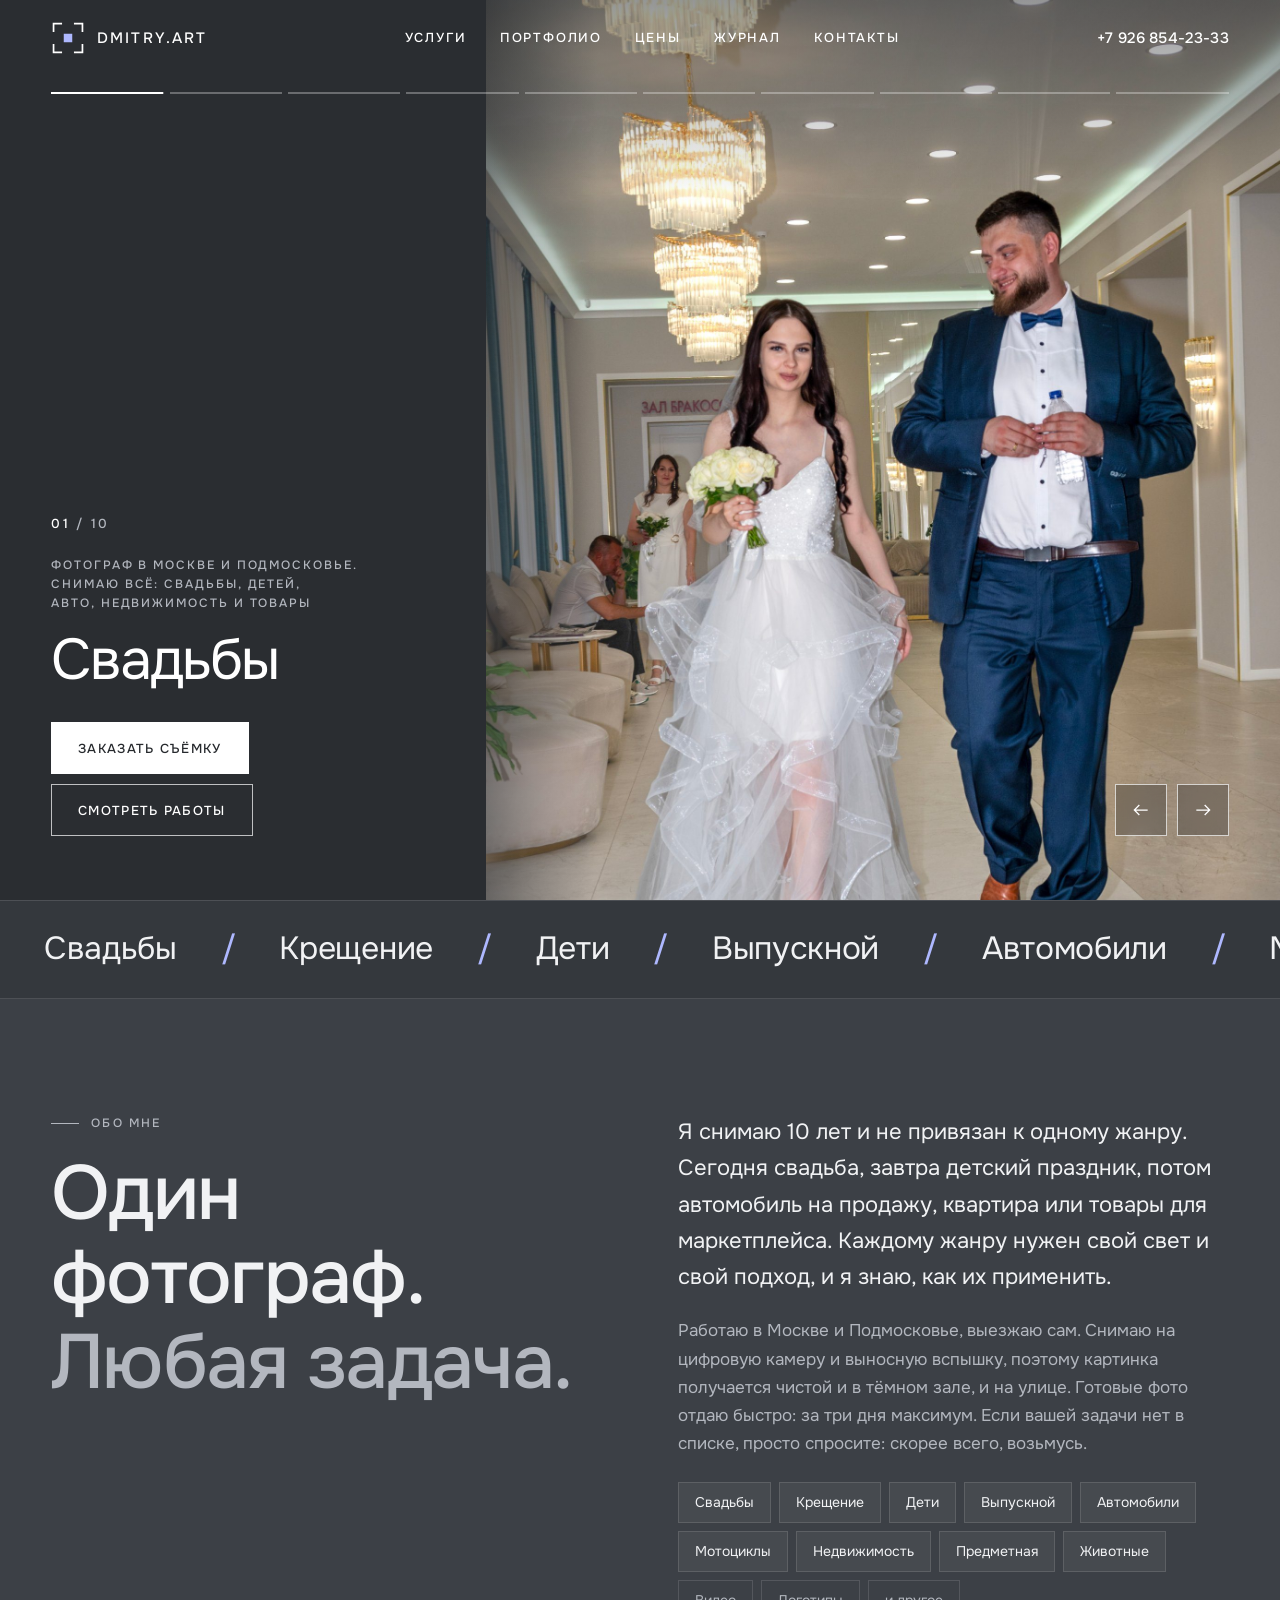
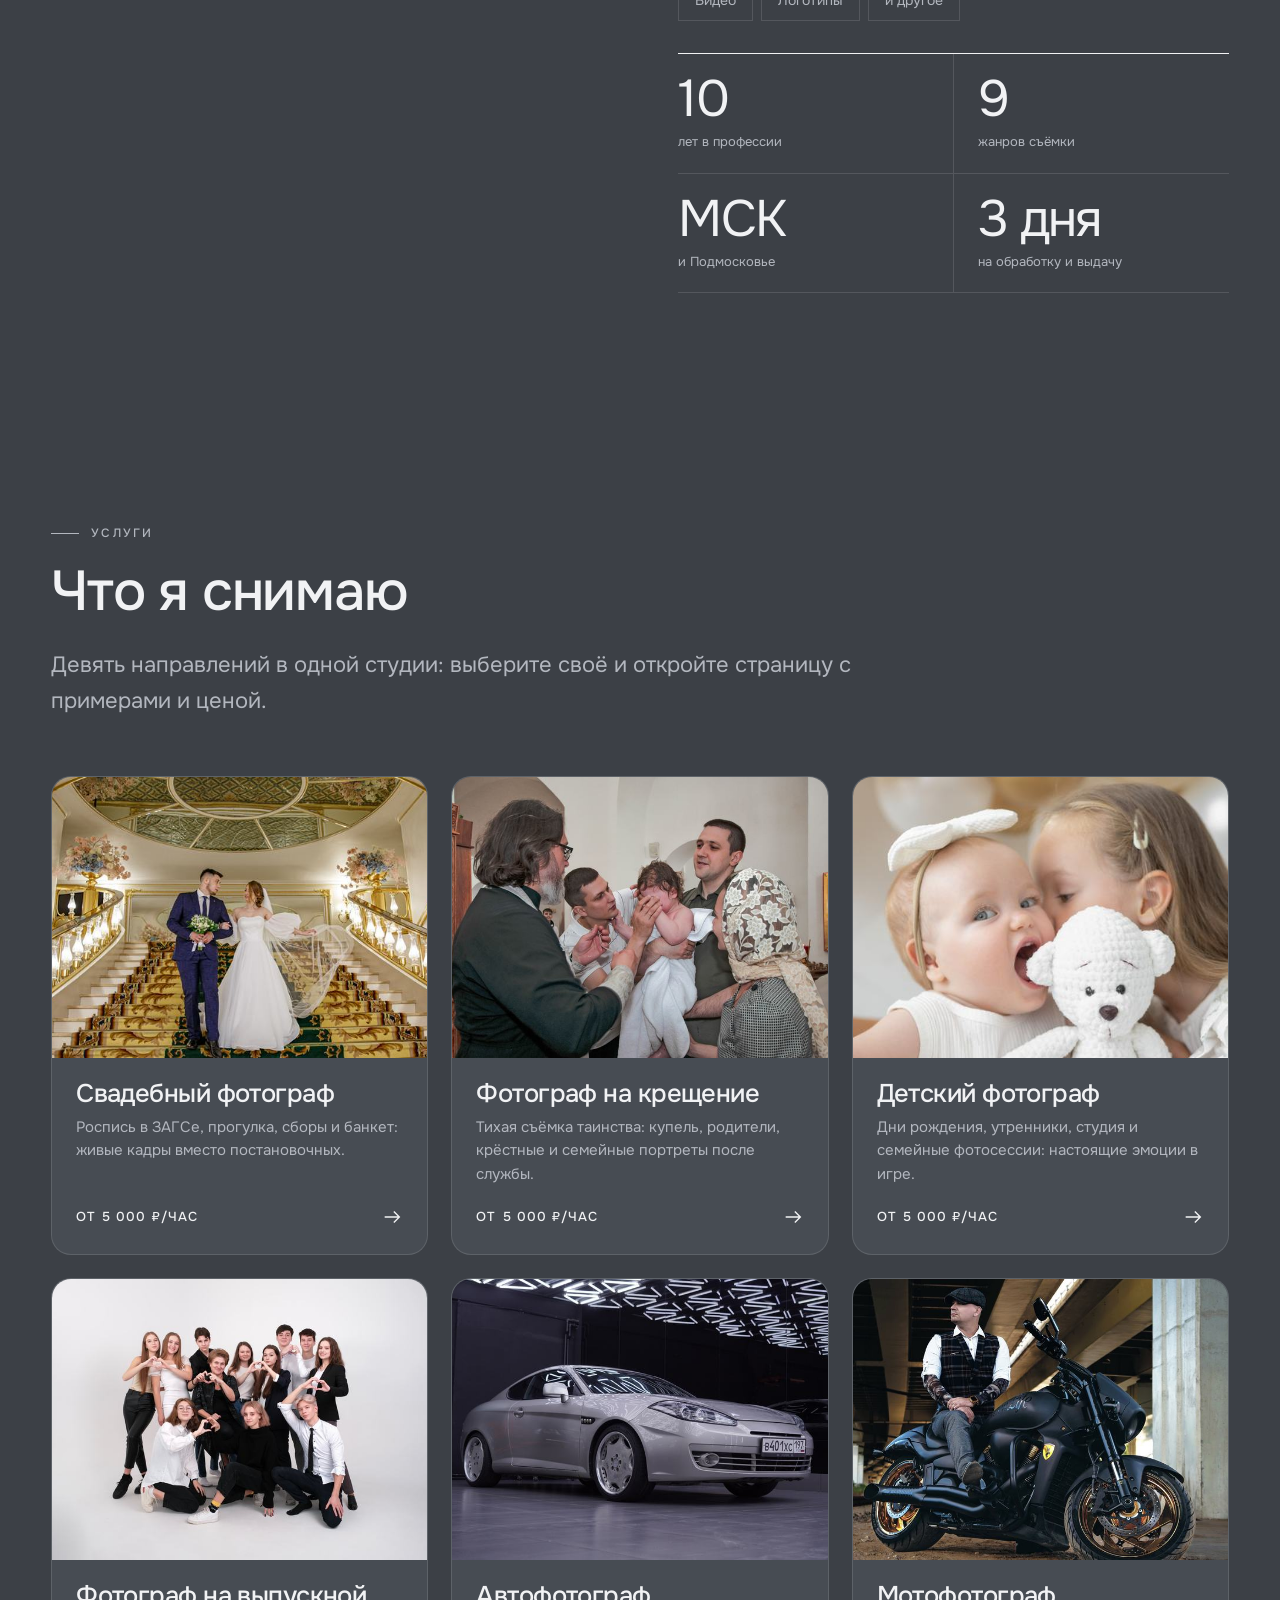
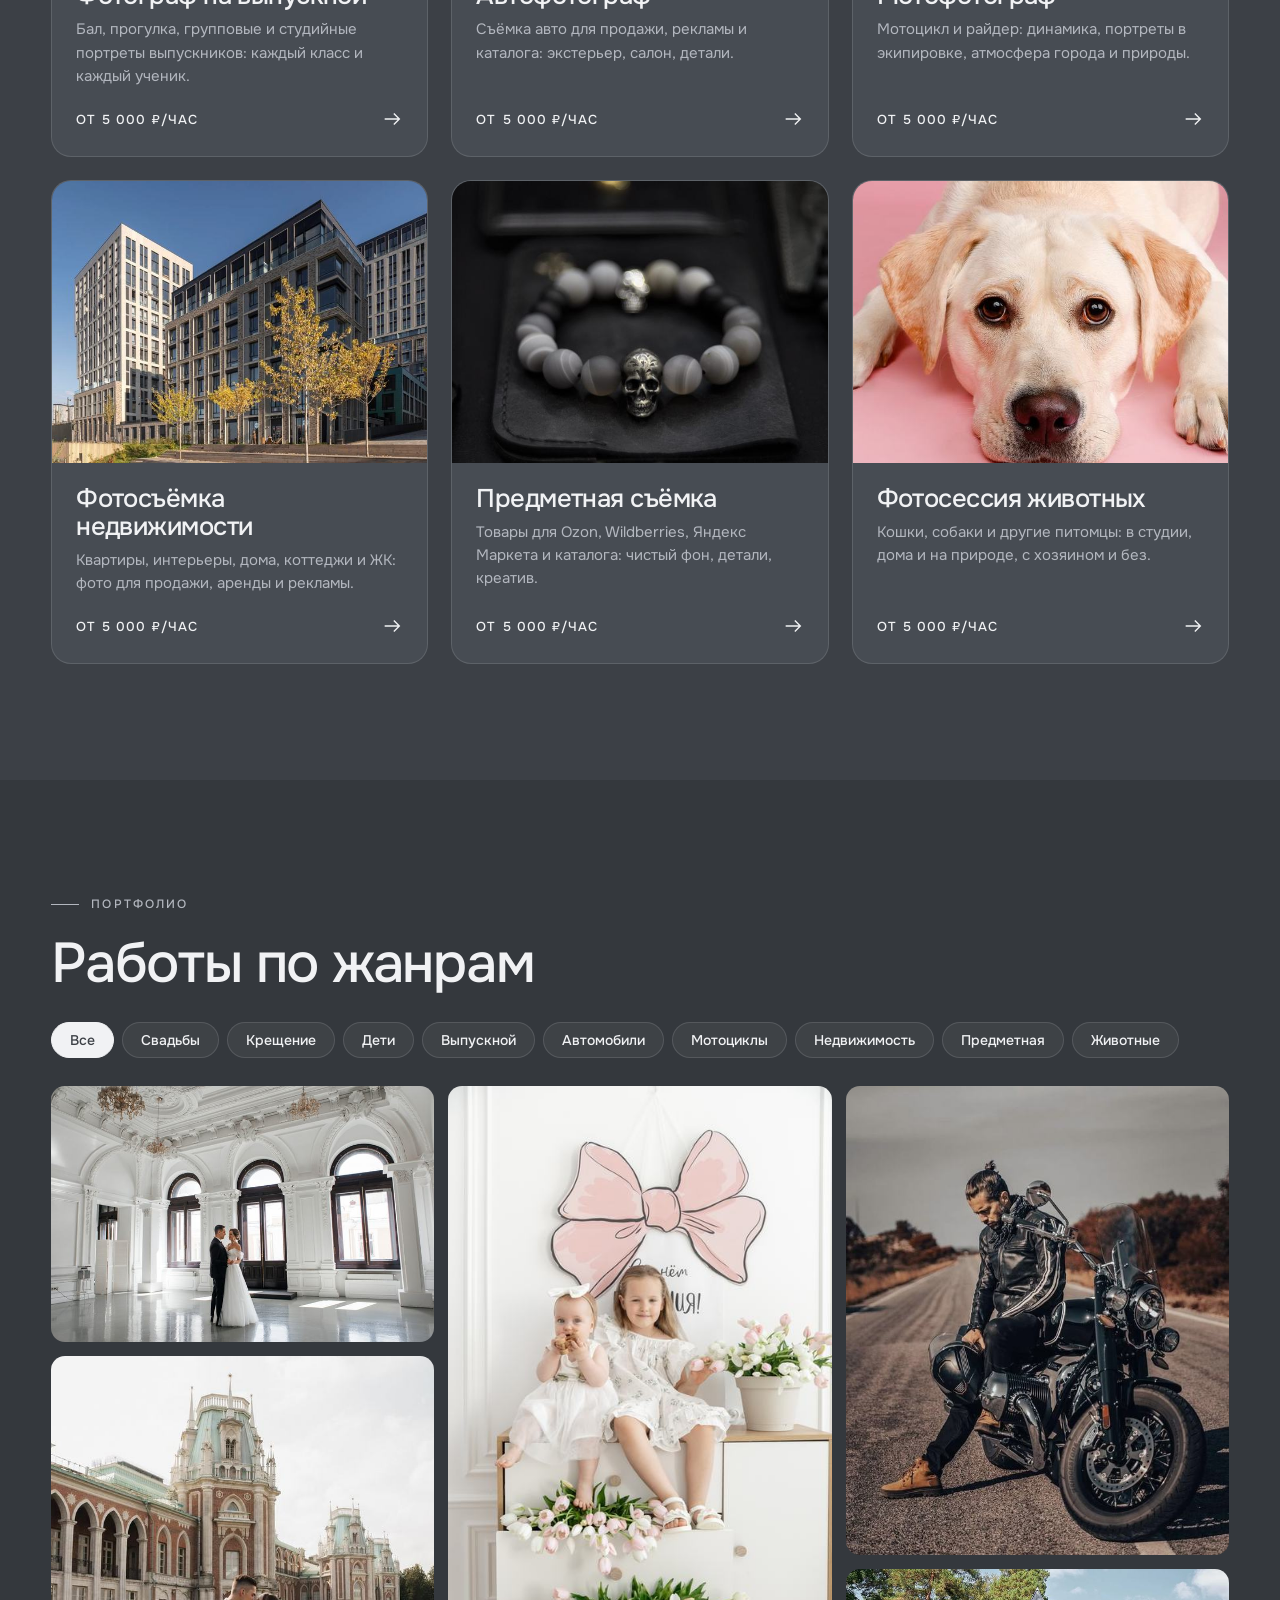
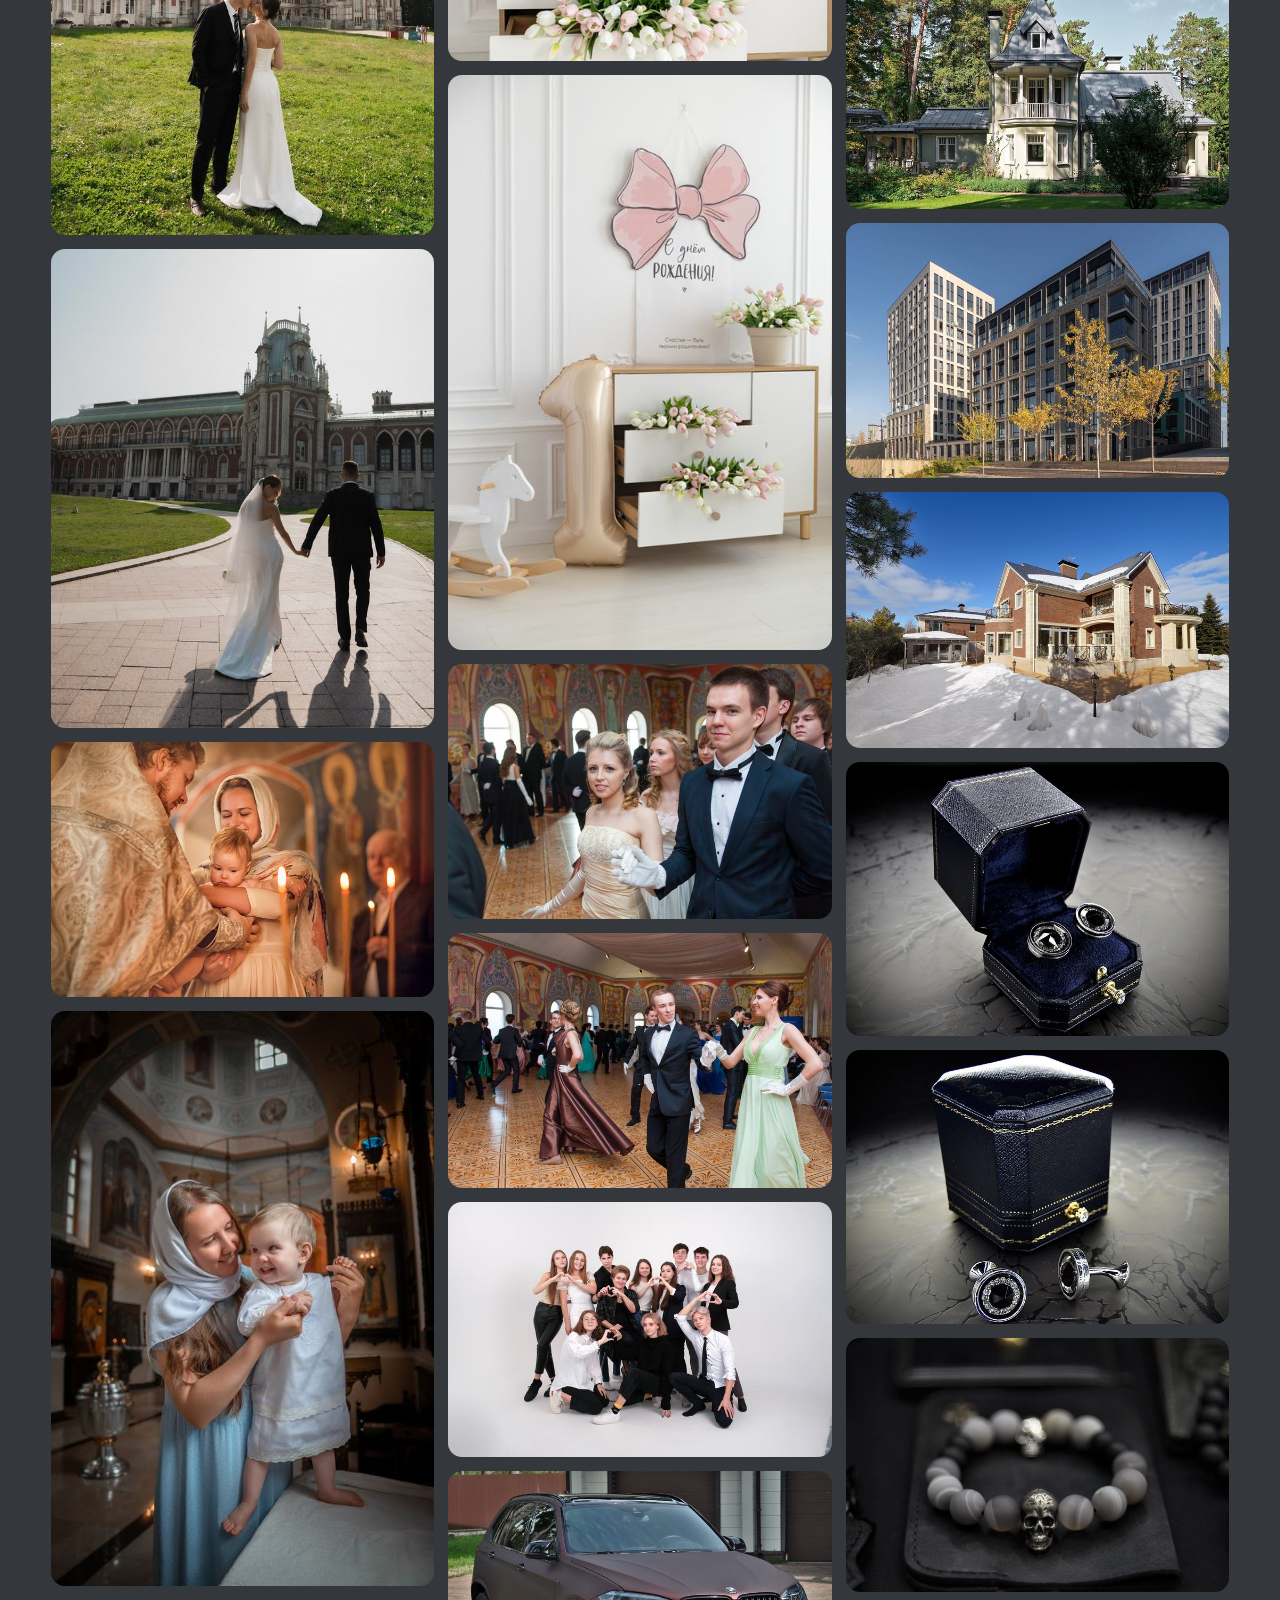
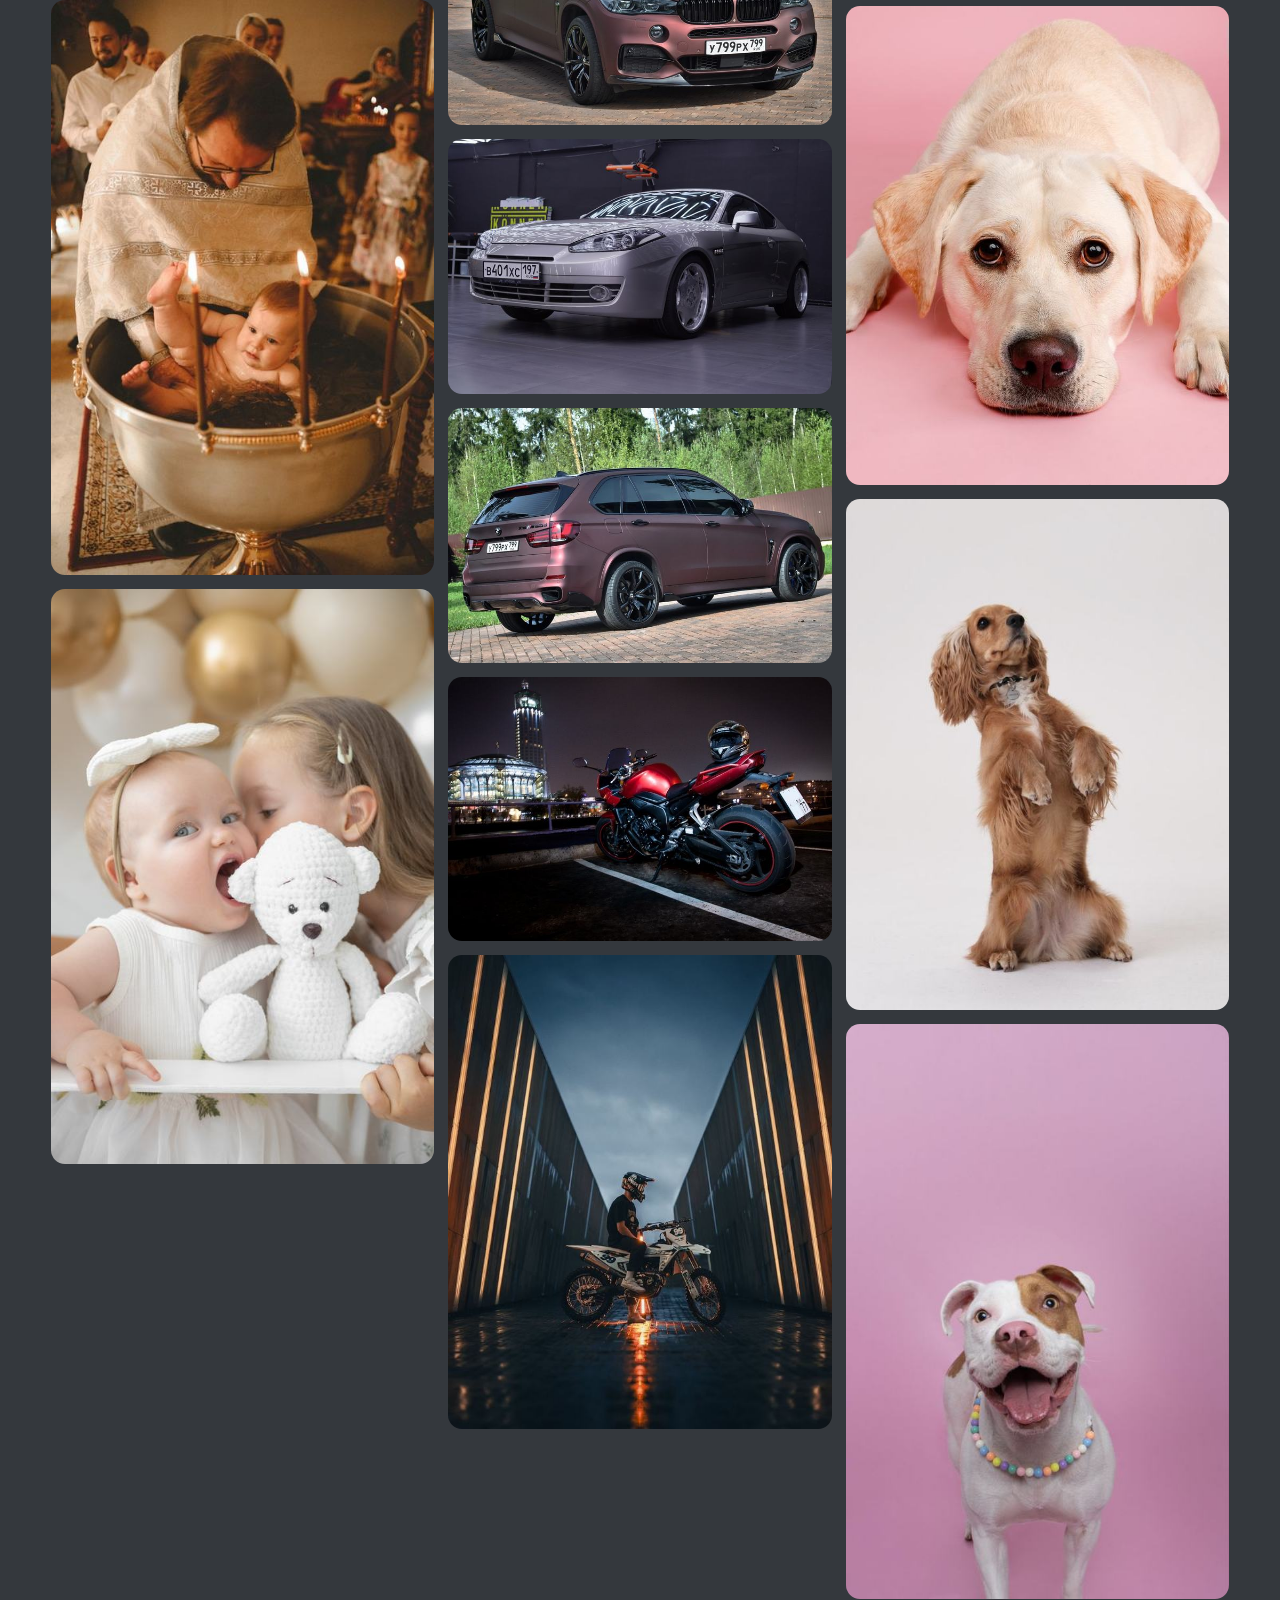
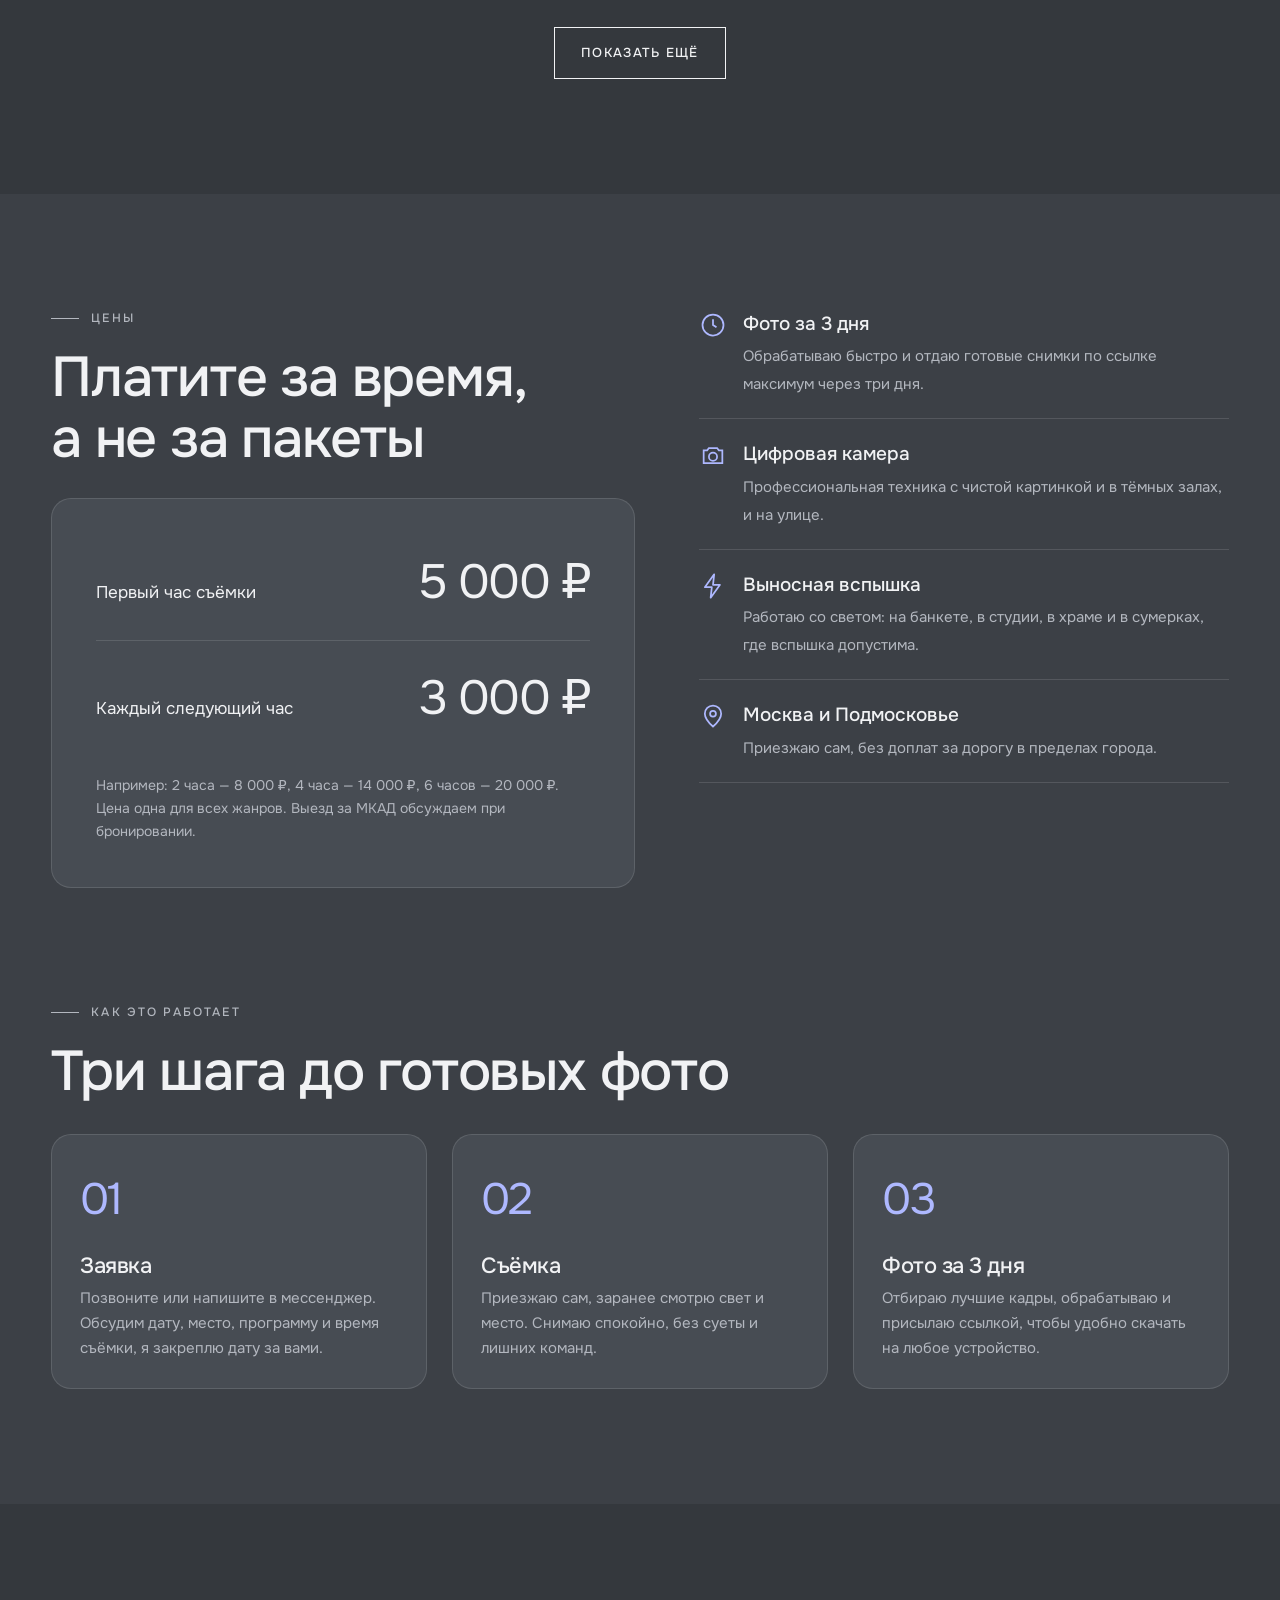
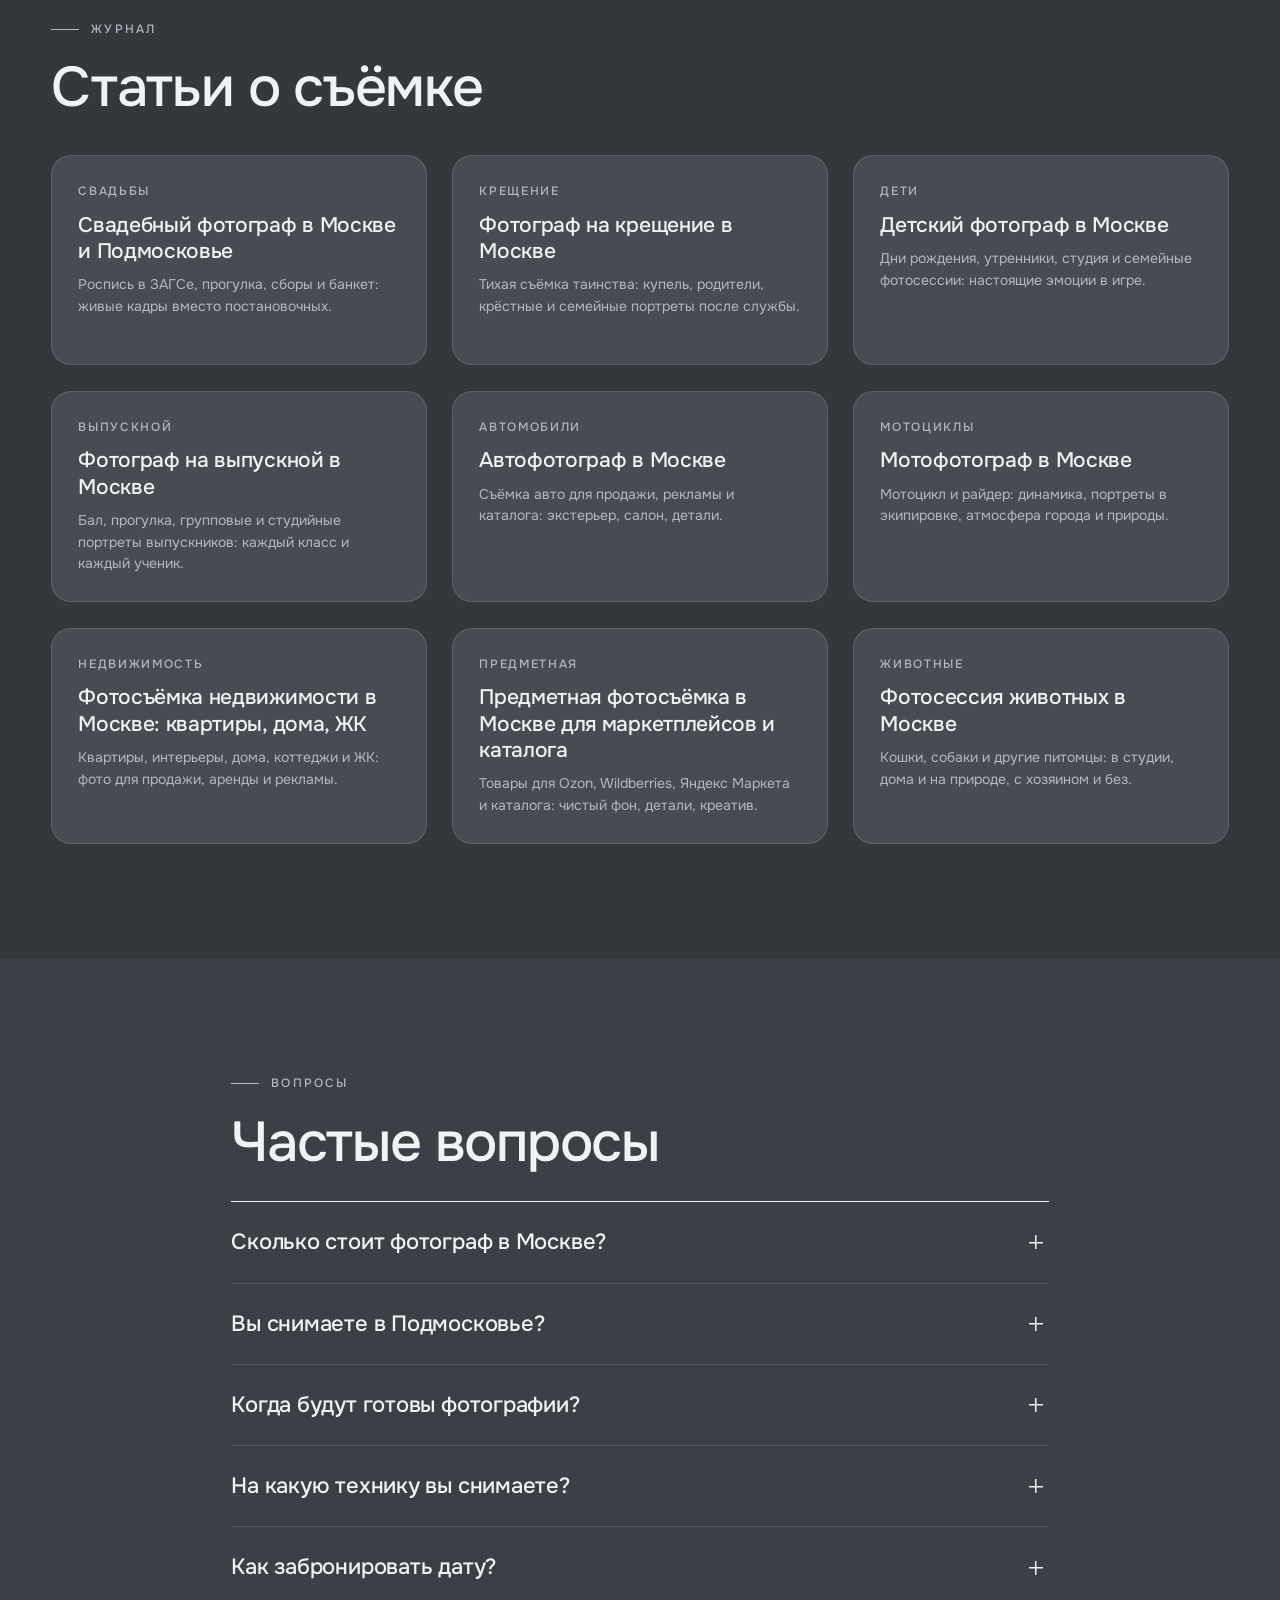
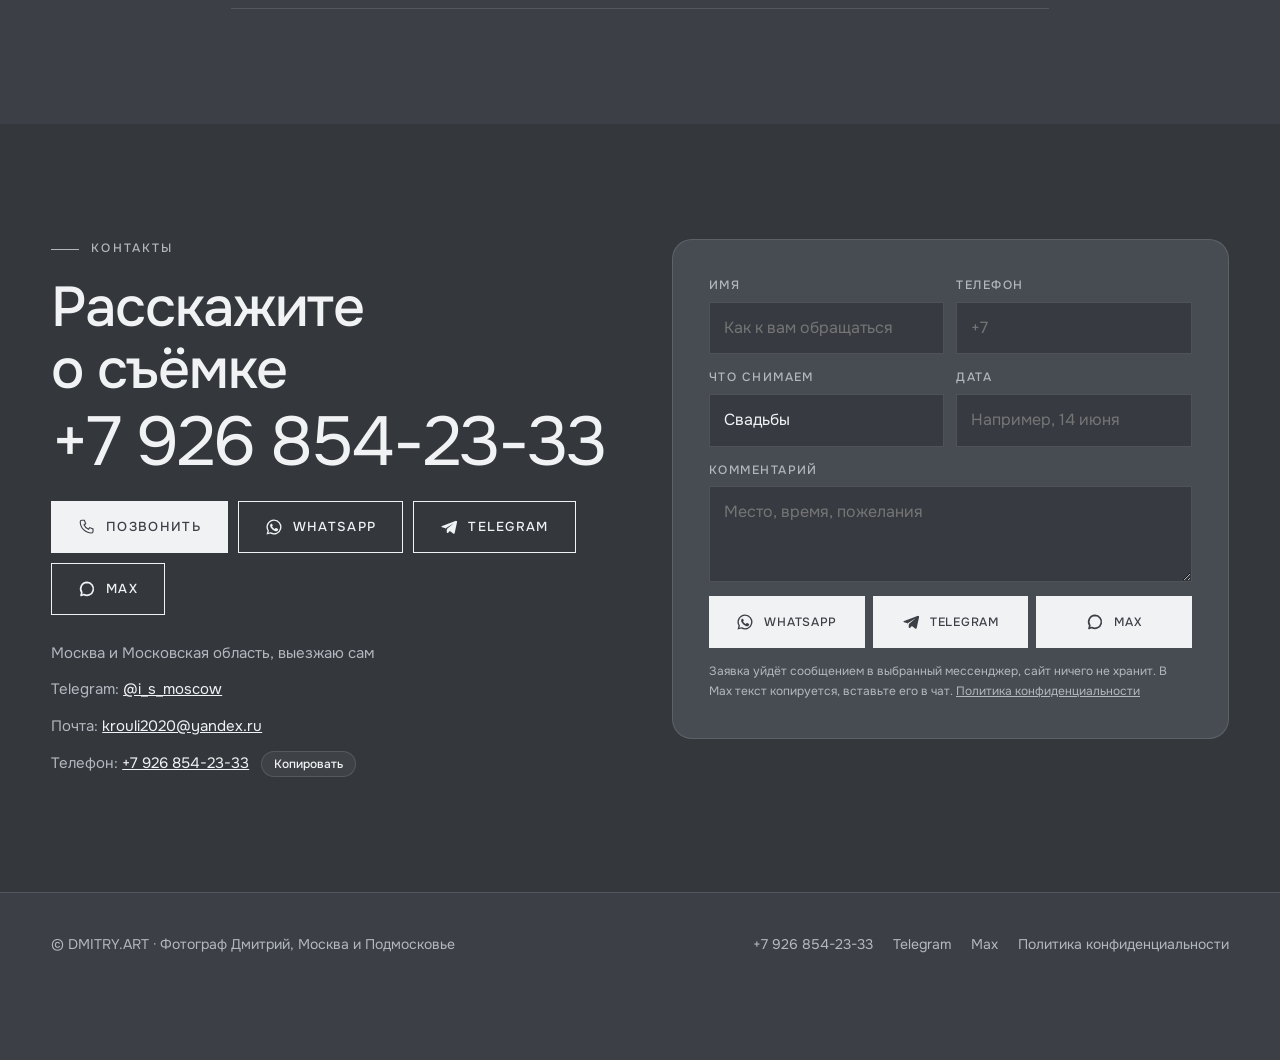
<file: index.html>
<!doctype html>
<html lang="ru"><head><meta charset="utf-8"><meta name="viewport" content="width=device-width,initial-scale=1,viewport-fit=cover">
<title>Фотограф в Москве — Дмитрий: свадьбы, дети, авто, недвижимость</title>
<meta name="description" content="Фотограф в Москве и Подмосковье: свадьба, крещение, дети, выпускной, авто, мото, недвижимость, предметная съёмка, животные. 5 000 ₽ первый час, фото за 3 дня.">
<link rel="canonical" href="https://fotografmoscow.ru/">
<meta name="theme-color" content="#3C4046">
<meta property="og:type" content="website"><meta property="og:locale" content="ru_RU"><meta property="og:site_name" content="DMITRY.ART">
<meta property="og:title" content="Фотограф в Москве — Дмитрий: свадьбы, дети, авто, недвижимость"><meta property="og:description" content="Фотограф в Москве и Подмосковье: свадьба, крещение, дети, выпускной, авто, мото, недвижимость, предметная съёмка, животные. 5 000 ₽ первый час, фото за 3 дня."><meta property="og:url" content="https://fotografmoscow.ru/"><meta property="og:image" content="https://fotografmoscow.ru/img/og.jpg"><meta property="og:image:width" content="1200"><meta property="og:image:height" content="630">
<meta name="twitter:card" content="summary_large_image">
<link rel="icon" href="favicon.svg" type="image/svg+xml">
<link rel="preload" href="fonts/onest-cyrillic-wght-normal.woff2" as="font" type="font/woff2" crossorigin>
<link rel="stylesheet" href="css/style.css">
<script type="application/ld+json">{"@context":"https://schema.org","@graph":[{"@type":"WebSite","@id":"https://fotografmoscow.ru/#site","url":"https://fotografmoscow.ru/","name":"DMITRY.ART — фотограф в Москве","inLanguage":"ru-RU"},{"@type":["LocalBusiness","ProfessionalService"],"@id":"https://fotografmoscow.ru/#business","name":"DMITRY.ART — фотограф Дмитрий в Москве","url":"https://fotografmoscow.ru/","image":"https://fotografmoscow.ru/img/og.jpg","telephone":"+79268542333","email":"krouli2020@yandex.ru","priceRange":"5000–3000 ₽/час","address":{"@type":"PostalAddress","addressLocality":"Москва","addressCountry":"RU"},"areaServed":[{"@type":"City","name":"Москва"},{"@type":"AdministrativeArea","name":"Московская область"}],"sameAs":["https://t.me/i_s_moscow","https://wa.me/79268542333","https://max.ru/u/f9LHodD0cOI7ZeKXz67Z6f0I3CiNXraTTkri54r-b8vGDxQoJ5eY6ctCnNg"],"description":"Фотограф в Москве и Подмосковье: свадьбы, крещение, дети, выпускной, авто, мото, недвижимость, предметная съёмка и животные. 5 000 ₽ первый час, 3 000 ₽ каждый следующий.","hasOfferCatalog":{"@type":"OfferCatalog","name":"Фотосъёмка","itemListElement":[{"@type":"Offer","itemOffered":{"@type":"Service","name":"Свадебный фотограф в Москве и Подмосковье","url":"https://fotografmoscow.ru/svadebnyj-fotograf.html"}},{"@type":"Offer","itemOffered":{"@type":"Service","name":"Фотограф на крещение в Москве","url":"https://fotografmoscow.ru/fotograf-na-kreshhenie.html"}},{"@type":"Offer","itemOffered":{"@type":"Service","name":"Детский фотограф в Москве","url":"https://fotografmoscow.ru/detskij-fotograf.html"}},{"@type":"Offer","itemOffered":{"@type":"Service","name":"Фотограф на выпускной в Москве","url":"https://fotografmoscow.ru/fotograf-na-vypusknoj.html"}},{"@type":"Offer","itemOffered":{"@type":"Service","name":"Автофотограф в Москве","url":"https://fotografmoscow.ru/avtofotograf.html"}},{"@type":"Offer","itemOffered":{"@type":"Service","name":"Мотофотограф в Москве","url":"https://fotografmoscow.ru/motofotograf.html"}},{"@type":"Offer","itemOffered":{"@type":"Service","name":"Фотосъёмка недвижимости в Москве: квартиры, дома, ЖК","url":"https://fotografmoscow.ru/fotosemka-nedvizhimosti.html"}},{"@type":"Offer","itemOffered":{"@type":"Service","name":"Предметная фотосъёмка в Москве для маркетплейсов и каталога","url":"https://fotografmoscow.ru/predmetnaya-fotosemka.html"}},{"@type":"Offer","itemOffered":{"@type":"Service","name":"Фотосессия животных в Москве","url":"https://fotografmoscow.ru/fotosessiya-zhivotnyh.html"}}]}},{"@type":"FAQPage","mainEntity":[{"@type":"Question","name":"Сколько стоит фотограф в Москве?","acceptedAnswer":{"@type":"Answer","text":"Первый час съёмки — 5 000 ₽, каждый следующий час — 3 000 ₽. Цена одинакова для всех жанров: свадьба, крещение, дети, выпускной, авто, мото, недвижимость, предметная съёмка и животные."}},{"@type":"Question","name":"Вы снимаете в Подмосковье?","acceptedAnswer":{"@type":"Answer","text":"Да, работаю по всей Москве и Московской области. Условия выезда за МКАД обсуждаем при бронировании."}},{"@type":"Question","name":"Когда будут готовы фотографии?","acceptedAnswer":{"@type":"Answer","text":"Готовые обработанные фотографии отправляю в течение трёх дней по ссылке: их удобно скачать на телефон и компьютер."}},{"@type":"Question","name":"На какую технику вы снимаете?","acceptedAnswer":{"@type":"Answer","text":"Снимаю на цифровую камеру и выносную вспышку: это даёт качественную картинку и в тёмных залах, и на улице, и в студии."}},{"@type":"Question","name":"Как забронировать дату?","acceptedAnswer":{"@type":"Answer","text":"Позвоните или напишите в WhatsApp, Telegram или Max на +7 926 854-23-33. Скажу, свободна ли дата, и закреплю её за вами."}}]}]}</script>
</head><body>
<div id="pre" aria-hidden="true"><div class="pl"><svg viewBox="0 0 40 40"><path class="c" d="M3 13V3h10M27 3h10v10M37 27v10H27M13 37H3V27" pathLength="40"/><rect class="d" x="15" y="15" width="10" height="10"/></svg><b>Dmitry Art</b></div></div>
<script>(function(m,e,t,r,i,k,a){m[i]=m[i]||function(){(m[i].a=m[i].a||[]).push(arguments)};m[i].l=1*new Date();for(var j=0;j<document.scripts.length;j++){if(document.scripts[j].src===r){return}}k=e.createElement(t),a=e.getElementsByTagName(t)[0],k.async=1,k.src=r,a.parentNode.insertBefore(k,a)})(window,document,'script','https://mc.yandex.ru/metrika/tag.js?id=113881875','ym');ym(113881875,'init',{ssr:true,webvisor:true,clickmap:true,ecommerce:"dataLayer",referrer:document.referrer,url:location.href,accurateTrackBounce:true,trackLinks:true});</script>
<noscript><div><img src="https://mc.yandex.ru/watch/113881875" style="position:absolute;left:-9999px" alt=""></div></noscript>
<svg width="0" height="0" style="position:absolute" aria-hidden="true"><defs>
<symbol id="i-phone" viewBox="0 0 24 24"><path fill="none" stroke="currentColor" stroke-width="1.5" d="M5 3h3.5l1.8 4.6-2.3 1.5a11 11 0 0 0 6 6l1.5-2.3L20 14.6V18a2 2 0 0 1-2 2A15 15 0 0 1 3 5a2 2 0 0 1 2-2z"/></symbol>
<symbol id="i-wa" viewBox="0 0 24 24"><path fill="currentColor" d="M12 2a10 10 0 0 0-8.6 15.1L2 22l5-1.3A10 10 0 1 0 12 2zm0 18.2a8.2 8.2 0 0 1-4.2-1.1l-.3-.2-3 .8.8-2.9-.2-.3A8.2 8.2 0 1 1 12 20.2zm4.5-6.1c-.2-.1-1.5-.7-1.7-.8-.2-.1-.4-.1-.6.1l-.8 1c-.1.2-.3.2-.5.1a6.7 6.7 0 0 1-3.3-2.9c-.3-.4.2-.4.7-1.3.1-.2 0-.3 0-.4l-.8-1.8c-.2-.5-.4-.4-.6-.4h-.5a1 1 0 0 0-.7.3 3 3 0 0 0-.9 2.2 5.2 5.2 0 0 0 1.1 2.7 11.8 11.8 0 0 0 4.5 4c1.7.7 2.3.8 3.2.6.5-.1 1.5-.6 1.7-1.2.2-.6.2-1.1.2-1.2-.1-.1-.2-.2-.5-.3z"/></symbol>
<symbol id="i-tg" viewBox="0 0 24 24"><path fill="currentColor" d="M21.4 3.6 2.9 10.7c-1.3.5-1.2 1.2-.2 1.5l4.7 1.5 1.8 5.6c.2.6.4.8.8.8s.6-.2.9-.5l2.3-2.2 4.7 3.5c.9.5 1.5.2 1.7-.8l3.1-14.6c.3-1.3-.5-1.9-1.3-1.5zM9.5 14.3l-.4 4-1.4-4.6 10.6-6.7-8.8 7.3z"/></symbol>
<symbol id="i-max" viewBox="0 0 24 24"><path fill="none" stroke="currentColor" stroke-width="2.2" stroke-linejoin="round" d="M12 3.2a8.6 8.6 0 1 1-4.3 16.1L4 20.6l1.1-3.9A8.6 8.6 0 0 1 12 3.2z"/></symbol>
<symbol id="i-arr" viewBox="0 0 24 24"><path fill="none" stroke="currentColor" stroke-width="1.5" d="M4 12h16m-6-6 6 6-6 6"/></symbol>
<symbol id="i-arl" viewBox="0 0 24 24"><path fill="none" stroke="currentColor" stroke-width="1.5" d="M20 12H4m6-6-6 6 6 6"/></symbol>
<symbol id="i-cam" viewBox="0 0 24 24"><path fill="none" stroke="currentColor" stroke-width="1.5" d="M4 8h3l1.5-2h7L17 8h3v11H4zM12 17a3.5 3.5 0 1 0 0-7 3.5 3.5 0 0 0 0 7z"/></symbol>
<symbol id="i-flash" viewBox="0 0 24 24"><path fill="none" stroke="currentColor" stroke-width="1.5" stroke-linejoin="round" d="M13 2 5 13h6l-1 9 8-11h-6z"/></symbol>
<symbol id="i-clock" viewBox="0 0 24 24"><path fill="none" stroke="currentColor" stroke-width="1.5" d="M12 21a9 9 0 1 0 0-18 9 9 0 0 0 0 18zm0-14v5l3 2"/></symbol>
<symbol id="i-pin" viewBox="0 0 24 24"><path fill="none" stroke="currentColor" stroke-width="1.5" d="M12 21s-7-6.2-7-11a7 7 0 1 1 14 0c0 4.8-7 11-7 11zm0-8.5a2.5 2.5 0 1 0 0-5 2.5 2.5 0 0 0 0 5z"/></symbol>
</defs></svg>
<header class="hdr over"><div class="wrap">
<a class="logo" href="./" aria-label="Dmitry Art, на главную"><svg viewBox="0 0 40 40" aria-hidden="true"><path fill="none" stroke="currentColor" stroke-width="2" d="M3 13V3h10M27 3h10v10M37 27v10H27M13 37H3V27"/><rect x="15" y="15" width="10" height="10" fill="#AEB8FF"/></svg><span>DMITRY<i>.ART</i></span></a>
<nav class="nav" aria-label="Основное меню"><a href="#services">Услуги</a><a href="#portfolio">Портфолио</a><a href="#prices">Цены</a><a href="#journal">Журнал</a><a href="#contact">Контакты</a></nav>
<div class="hdr-r"><a class="hdr-tel" href="tel:+79268542333">+7 926 854-23-33</a><button class="burger" aria-label="Меню" aria-expanded="false"><i></i></button></div>
</div></header>
<div class="menu" aria-label="Меню">
<a href="#services">Услуги</a><a href="#portfolio">Портфолио</a><a href="#prices">Цены</a><a href="#journal">Журнал</a><a href="#contact">Контакты</a>
<div class="m-c"><a class="big" href="tel:+79268542333">+7 926 854-23-33</a><a href="https://wa.me/79268542333" target="_blank" rel="noopener">WhatsApp</a><a href="https://t.me/i_s_moscow" target="_blank" rel="noopener">Telegram @i_s_moscow</a><a href="https://max.ru/u/f9LHodD0cOI7ZeKXz67Z6f0I3CiNXraTTkri54r-b8vGDxQoJ5eY6ctCnNg" target="_blank" rel="noopener">Max</a></div>
</div>
<section class="hero" aria-label="Фотограф Дмитрий"><div class="sl" data-word="Свадьбы" data-href="svadebnyj-fotograf.html"><img src="img/hero/h01.jpg" alt="Свадебная фотосъёмка в ЗАГСе: невеста и жених идут по залу" fetchpriority="high" decoding="async" style="--dp:50% 28%;--mp:50% 30%"></div><div class="sl" data-word="Дети" data-href="detskij-fotograf.html"><img data-src="img/hero/h02.jpg" alt="Детский праздник в стиле Леди Баг: девочка пробует торт" decoding="async" style="--dp:50% 35%;--mp:50% 35%"></div><div class="sl" data-word="Крещение" data-href="fotograf-na-kreshhenie.html"><img data-src="img/hero/h03.jpg" alt="Фотограф на крещение: мама с малышом в деревянном храме" decoding="async" style="--dp:50% 55%;--mp:50% 55%"></div><div class="sl" data-word="Недвижимость" data-href="fotosemka-nedvizhimosti.html"><img data-src="img/hero/h04.jpg" alt="Фотосъёмка жилого комплекса: фасад современного дома" decoding="async" style="--dp:35% 40%;--mp:30% 40%"></div><div class="sl" data-word="Авто" data-href="avtofotograf.html"><img data-src="img/hero/h05.jpg" alt="Фотосъёмка автомобиля в студии с неоновым светом" decoding="async" style="--dp:60% 50%;--mp:62% 50%"></div><div class="sl" data-word="Предметная" data-href="predmetnaya-fotosemka.html"><img data-src="img/hero/h06.jpg" alt="Предметная съёмка: браслеты из натуральных камней" decoding="async" style="--dp:50% 45%;--mp:50% 45%"></div><div class="sl" data-word="Мото" data-href="motofotograf.html"><img data-src="img/hero/h07.jpg" alt="Фотосессия с мотоциклом Ducati" decoding="async" style="--dp:50% 30%;--mp:50% 32%"></div><div class="sl" data-word="Интерьеры" data-href="fotosemka-nedvizhimosti.html"><img data-src="img/hero/h08.jpg" alt="Интерьерная съёмка гостиной в серых тонах" decoding="async" style="--dp:50% 50%;--mp:50% 50%"></div><div class="sl" data-word="Арт-съёмка" data-href="#portfolio"><img data-src="img/hero/h09.jpg" alt="Арт-съёмка: две балерины в серебре рядом с промышленным роботом" decoding="async" style="--dp:50% 50%;--mp:50% 50%"></div><div class="sl" data-word="Животные" data-href="fotosessiya-zhivotnyh.html"><img data-src="img/hero/h10.jpg" alt="Фотосессия кошки в студии" decoding="async" style="--dp:50% 45%;--mp:50% 45%"></div><div class="hero-bar"></div>
<div class="hero-in"><div class="wrap"><div class="hero-n" aria-hidden="true"><b>01</b> / 10</div><h1 class="hero-k">Фотограф в Москве и Подмосковье. Снимаю всё: свадьбы, детей, авто, недвижимость и товары</h1>
<p class="hero-w" aria-hidden="true"><span>Свадьбы</span></p>
<div class="hero-b"><a class="btn light" href="#contact">Заказать съёмку</a><a class="btn line-l hero-more" href="#portfolio">Смотреть работы</a></div></div></div>
<div class="hero-nav"><button class="hero-prev" aria-label="Предыдущий"><svg><use href="#i-arl"/></svg></button><button class="hero-next" aria-label="Следующий"><svg><use href="#i-arr"/></svg></button></div></section><div class="tick" aria-hidden="true"><div><span>Свадьбы</span><span>Крещение</span><span>Дети</span><span>Выпускной</span><span>Автомобили</span><span>Мотоциклы</span><span>Недвижимость</span><span>Предметная</span><span>Животные</span><span>Видео</span><span>Логотипы</span><span>и другое</span><span>Свадьбы</span><span>Крещение</span><span>Дети</span><span>Выпускной</span><span>Автомобили</span><span>Мотоциклы</span><span>Недвижимость</span><span>Предметная</span><span>Животные</span><span>Видео</span><span>Логотипы</span><span>и другое</span></div></div><section class="sec" id="about"><div class="wrap about"><div class="rv"><div class="eyebrow">Обо мне</div><h2>Один фотограф.<br><em>Любая задача.</em></h2></div>
<div class="rv"><p class="lead" style="color:var(--ink)">Я снимаю 10 лет и не привязан к одному жанру. Сегодня свадьба, завтра детский праздник, потом автомобиль на продажу, квартира или товары для маркетплейса. Каждому жанру нужен свой свет и свой подход, и я знаю, как их применить.</p>
<p style="color:var(--mut)">Работаю в Москве и Подмосковье, выезжаю сам. Снимаю на цифровую камеру и выносную вспышку, поэтому картинка получается чистой и в тёмном зале, и на улице. Готовые фото отдаю быстро: за три дня максимум. Если вашей задачи нет в списке, просто спросите: скорее всего, возьмусь.</p>
<div class="tags"><a href="#portfolio" data-filter="svadba">Свадьбы</a><a href="#portfolio" data-filter="kreshenie">Крещение</a><a href="#portfolio" data-filter="deti">Дети</a><a href="#portfolio" data-filter="vypusknoj">Выпускной</a><a href="#portfolio" data-filter="avto">Автомобили</a><a href="#portfolio" data-filter="moto">Мотоциклы</a><a href="#portfolio" data-filter="nedv">Недвижимость</a><a href="#portfolio" data-filter="pred">Предметная</a><a href="#portfolio" data-filter="zhivotnye">Животные</a><span style="padding:8px 16px;border:1px solid var(--line);font-size:14px;color:var(--mut)">Видео</span><span style="padding:8px 16px;border:1px solid var(--line);font-size:14px;color:var(--mut)">Логотипы</span><span style="padding:8px 16px;border:1px solid var(--line);font-size:14px;color:var(--mut)">и другое</span></div>
<div class="stats"><div><b>10</b><span>лет в профессии</span></div><div><b>9</b><span>жанров съёмки</span></div><div><b>МСК</b><span>и Подмосковье</span></div><div><b>3 дня</b><span>на обработку и выдачу</span></div></div></div></div></section><section class="sec" id="services"><div class="wrap"><div class="sv-h rv"><div><div class="eyebrow">Услуги</div><h2 class="h2">Что я снимаю</h2></div><p class="lead" style="margin:0">Девять направлений в одной студии: выберите своё и откройте страницу с примерами и ценой.</p></div><div class="cards"><a class="card t-blush rv" href="svadebnyj-fotograf.html"><div class="ph"><img src="img/svadebnyj-fotograf-moskva-05-s.jpg" alt="Свадебный фотограф в Москве" loading="lazy" decoding="async" width="720" height="540" style="object-position:50% 50%"></div><div class="tx"><h3>Свадебный фотограф</h3><p>Роспись в ЗАГСе, прогулка, сборы и банкет: живые кадры вместо постановочных.</p><div class="pr"><span>от 5 000 ₽/час</span><svg><use href="#i-arr"/></svg></div></div></a><a class="card t-sky rv" href="fotograf-na-kreshhenie.html"><div class="ph"><img src="img/kreshchenie-fotograf-moskva-11-s.jpg" alt="Фотограф на крещение в Москве" loading="lazy" decoding="async" width="720" height="540" style="object-position:50% 40%"></div><div class="tx"><h3>Фотограф на крещение</h3><p>Тихая съёмка таинства: купель, родители, крёстные и семейные портреты после службы.</p><div class="pr"><span>от 5 000 ₽/час</span><svg><use href="#i-arr"/></svg></div></div></a><a class="card t-butter rv" href="detskij-fotograf.html"><div class="ph"><img src="img/detskij-fotograf-moskva-01-s.jpg" alt="Детский фотограф в Москве" loading="lazy" decoding="async" width="720" height="540" style="object-position:50% 35%"></div><div class="tx"><h3>Детский фотограф</h3><p>Дни рождения, утренники, студия и семейные фотосессии: настоящие эмоции в игре.</p><div class="pr"><span>от 5 000 ₽/час</span><svg><use href="#i-arr"/></svg></div></div></a><a class="card t-lav rv" href="fotograf-na-vypusknoj.html"><div class="ph"><img src="img/vypusknoj-fotograf-moskva-03-s.jpg" alt="Фотограф на выпускной в Москве" loading="lazy" decoding="async" width="720" height="540" style="object-position:50% 40%"></div><div class="tx"><h3>Фотограф на выпускной</h3><p>Бал, прогулка, групповые и студийные портреты выпускников: каждый класс и каждый ученик.</p><div class="pr"><span>от 5 000 ₽/час</span><svg><use href="#i-arr"/></svg></div></div></a><a class="card t-sky rv" href="avtofotograf.html"><div class="ph"><img src="img/avtofotograf-moskva-09-s.jpg" alt="Автофотограф в Москве" loading="lazy" decoding="async" width="720" height="540" style="object-position:50% 50%"></div><div class="tx"><h3>Автофотограф</h3><p>Съёмка авто для продажи, рекламы и каталога: экстерьер, салон, детали.</p><div class="pr"><span>от 5 000 ₽/час</span><svg><use href="#i-arr"/></svg></div></div></a><a class="card t-lav rv" href="motofotograf.html"><div class="ph"><img src="img/motofotograf-moskva-09-s.jpg" alt="Мотофотограф в Москве" loading="lazy" decoding="async" width="720" height="540" style="object-position:50% 45%"></div><div class="tx"><h3>Мотофотограф</h3><p>Мотоцикл и райдер: динамика, портреты в экипировке, атмосфера города и природы.</p><div class="pr"><span>от 5 000 ₽/час</span><svg><use href="#i-arr"/></svg></div></div></a><a class="card t-sage rv" href="fotosemka-nedvizhimosti.html"><div class="ph"><img src="img/fotosemka-nedvizhimosti-moskva-02-s.jpg" alt="Фотосъёмка недвижимости в Москве" loading="lazy" decoding="async" width="720" height="540" style="object-position:50% 50%"></div><div class="tx"><h3>Фотосъёмка недвижимости</h3><p>Квартиры, интерьеры, дома, коттеджи и ЖК: фото для продажи, аренды и рекламы.</p><div class="pr"><span>от 5 000 ₽/час</span><svg><use href="#i-arr"/></svg></div></div></a><a class="card t-butter rv" href="predmetnaya-fotosemka.html"><div class="ph"><img src="img/predmetnaya-fotosemka-moskva-03-s.jpg" alt="Предметная фотосъёмка в Москве" loading="lazy" decoding="async" width="720" height="540" style="object-position:50% 50%"></div><div class="tx"><h3>Предметная съёмка</h3><p>Товары для Ozon, Wildberries, Яндекс Маркета и каталога: чистый фон, детали, креатив.</p><div class="pr"><span>от 5 000 ₽/час</span><svg><use href="#i-arr"/></svg></div></div></a><a class="card t-blush rv" href="fotosessiya-zhivotnyh.html"><div class="ph"><img src="img/fotosessiya-zhivotnyh-moskva-01-s.jpg" alt="Фотосессия животных в Москве" loading="lazy" decoding="async" width="720" height="540" style="object-position:50% 60%"></div><div class="tx"><h3>Фотосессия животных</h3><p>Кошки, собаки и другие питомцы: в студии, дома и на природе, с хозяином и без.</p><div class="pr"><span>от 5 000 ₽/час</span><svg><use href="#i-arr"/></svg></div></div></a></div></div></section><section class="sec pf" id="portfolio"><div class="wrap"><div class="rv"><div class="eyebrow">Портфолио</div><h2 class="h2" style="margin-bottom:28px">Работы по жанрам</h2></div>
<div class="chips" role="tablist" aria-label="Жанры"><button class="chip on" data-g="all">Все</button><button class="chip" data-g="svadba">Свадьбы</button><button class="chip" data-g="kreshenie">Крещение</button><button class="chip" data-g="deti">Дети</button><button class="chip" data-g="vypusknoj">Выпускной</button><button class="chip" data-g="avto">Автомобили</button><button class="chip" data-g="moto">Мотоциклы</button><button class="chip" data-g="nedv">Недвижимость</button><button class="chip" data-g="pred">Предметная</button><button class="chip" data-g="zhivotnye">Животные</button></div><div class="gal" id="gal" data-gal><a class="gi" data-g="svadba" href="img/svadebnyj-fotograf-moskva-01.jpg"><img src="img/svadebnyj-fotograf-moskva-01-s.jpg" width="1600" height="1067" alt="Свадебный фотограф в Москве, фото 1" loading="lazy" decoding="async"></a><a class="gi" data-g="svadba" href="img/svadebnyj-fotograf-moskva-02.jpg"><img src="img/svadebnyj-fotograf-moskva-02-s.jpg" width="1280" height="1600" alt="Свадебный фотограф в Москве, фото 2" loading="lazy" decoding="async"></a><a class="gi" data-g="svadba" href="img/svadebnyj-fotograf-moskva-03.jpg"><img src="img/svadebnyj-fotograf-moskva-03-s.jpg" width="1280" height="1600" alt="Свадебный фотограф в Москве, фото 3" loading="lazy" decoding="async"></a><a class="gi" data-g="svadba" href="img/svadebnyj-fotograf-moskva-04.jpg"><img src="img/svadebnyj-fotograf-moskva-04-s.jpg" width="1067" height="1600" alt="Свадебный фотограф в Москве, фото 4" loading="lazy" decoding="async"></a><a class="gi" data-g="svadba" href="img/svadebnyj-fotograf-moskva-05.jpg"><img src="img/svadebnyj-fotograf-moskva-05-s.jpg" width="1600" height="840" alt="Свадебный фотограф в Москве, фото 5" loading="lazy" decoding="async"></a><a class="gi" data-g="svadba" href="img/svadebnyj-fotograf-moskva-06.jpg"><img src="img/svadebnyj-fotograf-moskva-06-s.jpg" width="1067" height="1600" alt="Свадебный фотограф в Москве, фото 6" loading="lazy" decoding="async"></a><a class="gi" data-g="svadba" href="img/svadebnyj-fotograf-moskva-07.jpg"><img src="img/svadebnyj-fotograf-moskva-07-s.jpg" width="1067" height="1600" alt="Свадебный фотограф в Москве, фото 7" loading="lazy" decoding="async"></a><a class="gi" data-g="svadba" href="img/svadebnyj-fotograf-moskva-08.jpg"><img src="img/svadebnyj-fotograf-moskva-08-s.jpg" width="1067" height="1600" alt="Свадебный фотограф в Москве, фото 8" loading="lazy" decoding="async"></a><a class="gi" data-g="svadba" href="img/svadebnyj-fotograf-moskva-09.jpg"><img src="img/svadebnyj-fotograf-moskva-09-s.jpg" width="1600" height="1067" alt="Свадебный фотограф в Москве, фото 9" loading="lazy" decoding="async"></a><a class="gi" data-g="svadba" href="img/svadebnyj-fotograf-moskva-10.jpg"><img src="img/svadebnyj-fotograf-moskva-10-s.jpg" width="1067" height="1600" alt="Свадебный фотограф в Москве, фото 10" loading="lazy" decoding="async"></a><a class="gi" data-g="svadba" href="img/svadebnyj-fotograf-moskva-11.jpg"><img src="img/svadebnyj-fotograf-moskva-11-s.jpg" width="1600" height="1067" alt="Свадебный фотограф в Москве, фото 11" loading="lazy" decoding="async"></a><a class="gi" data-g="svadba" href="img/svadebnyj-fotograf-moskva-12.jpg"><img src="img/svadebnyj-fotograf-moskva-12-s.jpg" width="1068" height="1600" alt="Свадебный фотограф в Москве, фото 12" loading="lazy" decoding="async"></a><a class="gi" data-g="svadba" href="img/svadebnyj-fotograf-moskva-13.jpg"><img src="img/svadebnyj-fotograf-moskva-13-s.jpg" width="1067" height="1600" alt="Свадебный фотограф в Москве, фото 13" loading="lazy" decoding="async"></a><a class="gi" data-g="svadba" href="img/svadebnyj-fotograf-moskva-14.jpg"><img src="img/svadebnyj-fotograf-moskva-14-s.jpg" width="900" height="1600" alt="Свадебный фотограф в Москве, фото 14" loading="lazy" decoding="async"></a><a class="gi" data-g="svadba" href="img/svadebnyj-fotograf-moskva-15.jpg"><img src="img/svadebnyj-fotograf-moskva-15-s.jpg" width="1068" height="1600" alt="Свадебный фотограф в Москве, фото 15" loading="lazy" decoding="async"></a><a class="gi" data-g="svadba" href="img/svadebnyj-fotograf-moskva-16.jpg"><img src="img/svadebnyj-fotograf-moskva-16-s.jpg" width="900" height="1600" alt="Свадебный фотограф в Москве, фото 16" loading="lazy" decoding="async"></a><a class="gi" data-g="svadba" href="img/svadebnyj-fotograf-moskva-17.jpg"><img src="img/svadebnyj-fotograf-moskva-17-s.jpg" width="1600" height="900" alt="Свадебный фотограф в Москве, фото 17" loading="lazy" decoding="async"></a><a class="gi" data-g="svadba" href="img/svadebnyj-fotograf-moskva-18.jpg"><img src="img/svadebnyj-fotograf-moskva-18-s.jpg" width="1068" height="1600" alt="Свадебный фотограф в Москве, фото 18" loading="lazy" decoding="async"></a><a class="gi" data-g="kreshenie" href="img/kreshchenie-fotograf-moskva-01.jpg"><img src="img/kreshchenie-fotograf-moskva-01-s.jpg" width="1600" height="1067" alt="Фотограф на крещение в Москве, фото 1" loading="lazy" decoding="async"></a><a class="gi" data-g="kreshenie" href="img/kreshchenie-fotograf-moskva-02.jpg"><img src="img/kreshchenie-fotograf-moskva-02-s.jpg" width="1067" height="1600" alt="Фотограф на крещение в Москве, фото 2" loading="lazy" decoding="async"></a><a class="gi" data-g="kreshenie" href="img/kreshchenie-fotograf-moskva-03.jpg"><img src="img/kreshchenie-fotograf-moskva-03-s.jpg" width="736" height="1103" alt="Фотограф на крещение в Москве, фото 3" loading="lazy" decoding="async"></a><a class="gi" data-g="kreshenie" href="img/kreshchenie-fotograf-moskva-04.jpg"><img src="img/kreshchenie-fotograf-moskva-04-s.jpg" width="736" height="1104" alt="Фотограф на крещение в Москве, фото 4" loading="lazy" decoding="async"></a><a class="gi" data-g="kreshenie" href="img/kreshchenie-fotograf-moskva-05.jpg"><img src="img/kreshchenie-fotograf-moskva-05-s.jpg" width="736" height="1102" alt="Фотограф на крещение в Москве, фото 5" loading="lazy" decoding="async"></a><a class="gi" data-g="kreshenie" href="img/kreshchenie-fotograf-moskva-06.jpg"><img src="img/kreshchenie-fotograf-moskva-06-s.jpg" width="1069" height="1600" alt="Фотограф на крещение в Москве, фото 6" loading="lazy" decoding="async"></a><a class="gi" data-g="kreshenie" href="img/kreshchenie-fotograf-moskva-07.jpg"><img src="img/kreshchenie-fotograf-moskva-07-s.jpg" width="900" height="1600" alt="Фотограф на крещение в Москве, фото 7" loading="lazy" decoding="async"></a><a class="gi" data-g="kreshenie" href="img/kreshchenie-fotograf-moskva-08.jpg"><img src="img/kreshchenie-fotograf-moskva-08-s.jpg" width="900" height="1600" alt="Фотограф на крещение в Москве, фото 8" loading="lazy" decoding="async"></a><a class="gi" data-g="kreshenie" href="img/kreshchenie-fotograf-moskva-09.jpg"><img src="img/kreshchenie-fotograf-moskva-09-s.jpg" width="900" height="1600" alt="Фотограф на крещение в Москве, фото 9" loading="lazy" decoding="async"></a><a class="gi" data-g="kreshenie" href="img/kreshchenie-fotograf-moskva-10.jpg"><img src="img/kreshchenie-fotograf-moskva-10-s.jpg" width="900" height="1600" alt="Фотограф на крещение в Москве, фото 10" loading="lazy" decoding="async"></a><a class="gi" data-g="kreshenie" href="img/kreshchenie-fotograf-moskva-11.jpg"><img src="img/kreshchenie-fotograf-moskva-11-s.jpg" width="1600" height="1063" alt="Фотограф на крещение в Москве, фото 11" loading="lazy" decoding="async"></a><a class="gi" data-g="kreshenie" href="img/kreshchenie-fotograf-moskva-12.jpg"><img src="img/kreshchenie-fotograf-moskva-12-s.jpg" width="1600" height="1063" alt="Фотограф на крещение в Москве, фото 12" loading="lazy" decoding="async"></a><a class="gi" data-g="kreshenie" href="img/kreshchenie-fotograf-moskva-13.jpg"><img src="img/kreshchenie-fotograf-moskva-13-s.jpg" width="736" height="1105" alt="Фотограф на крещение в Москве, фото 13" loading="lazy" decoding="async"></a><a class="gi" data-g="kreshenie" href="img/kreshchenie-fotograf-moskva-14.jpg"><img src="img/kreshchenie-fotograf-moskva-14-s.jpg" width="1050" height="1600" alt="Фотограф на крещение в Москве, фото 14" loading="lazy" decoding="async"></a><a class="gi" data-g="kreshenie" href="img/kreshchenie-fotograf-moskva-15.jpg"><img src="img/kreshchenie-fotograf-moskva-15-s.jpg" width="1500" height="998" alt="Фотограф на крещение в Москве, фото 15" loading="lazy" decoding="async"></a><a class="gi" data-g="deti" href="img/detskij-fotograf-moskva-01.jpg"><img src="img/detskij-fotograf-moskva-01-s.jpg" width="1067" height="1600" alt="Детский фотограф в Москве, фото 1" loading="lazy" decoding="async"></a><a class="gi" data-g="deti" href="img/detskij-fotograf-moskva-02.jpg"><img src="img/detskij-fotograf-moskva-02-s.jpg" width="1067" height="1600" alt="Детский фотограф в Москве, фото 2" loading="lazy" decoding="async"></a><a class="gi" data-g="deti" href="img/detskij-fotograf-moskva-03.jpg"><img src="img/detskij-fotograf-moskva-03-s.jpg" width="1067" height="1600" alt="Детский фотограф в Москве, фото 3" loading="lazy" decoding="async"></a><a class="gi" data-g="deti" href="img/detskij-fotograf-moskva-04.jpg"><img src="img/detskij-fotograf-moskva-04-s.jpg" width="1067" height="1600" alt="Детский фотограф в Москве, фото 4" loading="lazy" decoding="async"></a><a class="gi" data-g="deti" href="img/detskij-fotograf-moskva-05.jpg"><img src="img/detskij-fotograf-moskva-05-s.jpg" width="1200" height="1600" alt="Детский фотограф в Москве, фото 5" loading="lazy" decoding="async"></a><a class="gi" data-g="deti" href="img/detskij-fotograf-moskva-06.jpg"><img src="img/detskij-fotograf-moskva-06-s.jpg" width="1200" height="1600" alt="Детский фотограф в Москве, фото 6" loading="lazy" decoding="async"></a><a class="gi" data-g="deti" href="img/detskij-fotograf-moskva-07.jpg"><img src="img/detskij-fotograf-moskva-07-s.jpg" width="1200" height="1600" alt="Детский фотограф в Москве, фото 7" loading="lazy" decoding="async"></a><a class="gi" data-g="deti" href="img/detskij-fotograf-moskva-08.jpg"><img src="img/detskij-fotograf-moskva-08-s.jpg" width="1200" height="1600" alt="Детский фотограф в Москве, фото 8" loading="lazy" decoding="async"></a><a class="gi" data-g="deti" href="img/detskij-fotograf-moskva-09.jpg"><img src="img/detskij-fotograf-moskva-09-s.jpg" width="1200" height="1600" alt="Детский фотограф в Москве, фото 9" loading="lazy" decoding="async"></a><a class="gi" data-g="deti" href="img/detskij-fotograf-moskva-10.jpg"><img src="img/detskij-fotograf-moskva-10-s.jpg" width="1200" height="1600" alt="Детский фотограф в Москве, фото 10" loading="lazy" decoding="async"></a><a class="gi" data-g="deti" href="img/detskij-fotograf-moskva-11.jpg"><img src="img/detskij-fotograf-moskva-11-s.jpg" width="1068" height="1600" alt="Детский фотограф в Москве, фото 11" loading="lazy" decoding="async"></a><a class="gi" data-g="deti" href="img/detskij-fotograf-moskva-12.jpg"><img src="img/detskij-fotograf-moskva-12-s.jpg" width="1068" height="1600" alt="Детский фотограф в Москве, фото 12" loading="lazy" decoding="async"></a><a class="gi" data-g="vypusknoj" href="img/vypusknoj-fotograf-moskva-01.jpg"><img src="img/vypusknoj-fotograf-moskva-01-s.jpg" width="1000" height="665" alt="Фотограф на выпускной в Москве, фото 1" loading="lazy" decoding="async"></a><a class="gi" data-g="vypusknoj" href="img/vypusknoj-fotograf-moskva-02.jpg"><img src="img/vypusknoj-fotograf-moskva-02-s.jpg" width="1000" height="665" alt="Фотограф на выпускной в Москве, фото 2" loading="lazy" decoding="async"></a><a class="gi" data-g="vypusknoj" href="img/vypusknoj-fotograf-moskva-03.jpg"><img src="img/vypusknoj-fotograf-moskva-03-s.jpg" width="1600" height="1067" alt="Фотограф на выпускной в Москве, фото 3" loading="lazy" decoding="async"></a><a class="gi" data-g="vypusknoj" href="img/vypusknoj-fotograf-moskva-04.jpg"><img src="img/vypusknoj-fotograf-moskva-04-s.jpg" width="1200" height="630" alt="Фотограф на выпускной в Москве, фото 4" loading="lazy" decoding="async"></a><a class="gi" data-g="vypusknoj" href="img/vypusknoj-fotograf-moskva-05.jpg"><img src="img/vypusknoj-fotograf-moskva-05-s.jpg" width="1600" height="1067" alt="Фотограф на выпускной в Москве, фото 5" loading="lazy" decoding="async"></a><a class="gi" data-g="vypusknoj" href="img/vypusknoj-fotograf-moskva-06.jpg"><img src="img/vypusknoj-fotograf-moskva-06-s.jpg" width="1600" height="790" alt="Фотограф на выпускной в Москве, фото 6" loading="lazy" decoding="async"></a><a class="gi" data-g="vypusknoj" href="img/vypusknoj-fotograf-moskva-07.jpg"><img src="img/vypusknoj-fotograf-moskva-07-s.jpg" width="1200" height="630" alt="Фотограф на выпускной в Москве, фото 7" loading="lazy" decoding="async"></a><a class="gi" data-g="vypusknoj" href="img/vypusknoj-fotograf-moskva-08.jpg"><img src="img/vypusknoj-fotograf-moskva-08-s.jpg" width="1600" height="1067" alt="Фотограф на выпускной в Москве, фото 8" loading="lazy" decoding="async"></a><a class="gi" data-g="vypusknoj" href="img/vypusknoj-fotograf-moskva-09.jpg"><img src="img/vypusknoj-fotograf-moskva-09-s.jpg" width="1388" height="1494" alt="Фотограф на выпускной в Москве, фото 9" loading="lazy" decoding="async"></a><a class="gi" data-g="vypusknoj" href="img/vypusknoj-fotograf-moskva-10.jpg"><img src="img/vypusknoj-fotograf-moskva-10-s.jpg" width="1600" height="900" alt="Фотограф на выпускной в Москве, фото 10" loading="lazy" decoding="async"></a><a class="gi" data-g="vypusknoj" href="img/vypusknoj-fotograf-moskva-11.jpg"><img src="img/vypusknoj-fotograf-moskva-11-s.jpg" width="1067" height="1600" alt="Фотограф на выпускной в Москве, фото 11" loading="lazy" decoding="async"></a><a class="gi" data-g="vypusknoj" href="img/vypusknoj-fotograf-moskva-12.jpg"><img src="img/vypusknoj-fotograf-moskva-12-s.jpg" width="971" height="689" alt="Фотограф на выпускной в Москве, фото 12" loading="lazy" decoding="async"></a><a class="gi" data-g="vypusknoj" href="img/vypusknoj-fotograf-moskva-13.jpg"><img src="img/vypusknoj-fotograf-moskva-13-s.jpg" width="1280" height="853" alt="Фотограф на выпускной в Москве, фото 13" loading="lazy" decoding="async"></a><a class="gi" data-g="vypusknoj" href="img/vypusknoj-fotograf-moskva-14.jpg"><img src="img/vypusknoj-fotograf-moskva-14-s.jpg" width="1600" height="1065" alt="Фотограф на выпускной в Москве, фото 14" loading="lazy" decoding="async"></a><a class="gi" data-g="vypusknoj" href="img/vypusknoj-fotograf-moskva-15.jpg"><img src="img/vypusknoj-fotograf-moskva-15-s.jpg" width="1200" height="800" alt="Фотограф на выпускной в Москве, фото 15" loading="lazy" decoding="async"></a><a class="gi" data-g="vypusknoj" href="img/vypusknoj-fotograf-moskva-16.jpg"><img src="img/vypusknoj-fotograf-moskva-16-s.jpg" width="1600" height="1067" alt="Фотограф на выпускной в Москве, фото 16" loading="lazy" decoding="async"></a><a class="gi" data-g="vypusknoj" href="img/vypusknoj-fotograf-moskva-17.jpg"><img src="img/vypusknoj-fotograf-moskva-17-s.jpg" width="1200" height="630" alt="Фотограф на выпускной в Москве, фото 17" loading="lazy" decoding="async"></a><a class="gi" data-g="avto" href="img/avtofotograf-moskva-01.jpg"><img src="img/avtofotograf-moskva-01-s.jpg" width="1600" height="1062" alt="Автофотограф в Москве, фото 1" loading="lazy" decoding="async"></a><a class="gi" data-g="avto" href="img/avtofotograf-moskva-02.jpg"><img src="img/avtofotograf-moskva-02-s.jpg" width="1600" height="1064" alt="Автофотограф в Москве, фото 2" loading="lazy" decoding="async"></a><a class="gi" data-g="avto" href="img/avtofotograf-moskva-03.jpg"><img src="img/avtofotograf-moskva-03-s.jpg" width="1600" height="1062" alt="Автофотограф в Москве, фото 3" loading="lazy" decoding="async"></a><a class="gi" data-g="avto" href="img/avtofotograf-moskva-04.jpg"><img src="img/avtofotograf-moskva-04-s.jpg" width="1600" height="1062" alt="Автофотограф в Москве, фото 4" loading="lazy" decoding="async"></a><a class="gi" data-g="avto" href="img/avtofotograf-moskva-05.jpg"><img src="img/avtofotograf-moskva-05-s.jpg" width="1600" height="1062" alt="Автофотограф в Москве, фото 5" loading="lazy" decoding="async"></a><a class="gi" data-g="avto" href="img/avtofotograf-moskva-06.jpg"><img src="img/avtofotograf-moskva-06-s.jpg" width="1600" height="1062" alt="Автофотограф в Москве, фото 6" loading="lazy" decoding="async"></a><a class="gi" data-g="avto" href="img/avtofotograf-moskva-07.jpg"><img src="img/avtofotograf-moskva-07-s.jpg" width="1600" height="1062" alt="Автофотограф в Москве, фото 7" loading="lazy" decoding="async"></a><a class="gi" data-g="avto" href="img/avtofotograf-moskva-08.jpg"><img src="img/avtofotograf-moskva-08-s.jpg" width="1600" height="1062" alt="Автофотограф в Москве, фото 8" loading="lazy" decoding="async"></a><a class="gi" data-g="avto" href="img/avtofotograf-moskva-09.jpg"><img src="img/avtofotograf-moskva-09-s.jpg" width="1600" height="1064" alt="Автофотограф в Москве, фото 9" loading="lazy" decoding="async"></a><a class="gi" data-g="avto" href="img/avtofotograf-moskva-10.jpg"><img src="img/avtofotograf-moskva-10-s.jpg" width="1600" height="1064" alt="Автофотограф в Москве, фото 10" loading="lazy" decoding="async"></a><a class="gi" data-g="avto" href="img/avtofotograf-moskva-11.jpg"><img src="img/avtofotograf-moskva-11-s.jpg" width="1600" height="1087" alt="Автофотограф в Москве, фото 11" loading="lazy" decoding="async"></a><a class="gi" data-g="avto" href="img/avtofotograf-moskva-12.jpg"><img src="img/avtofotograf-moskva-12-s.jpg" width="1063" height="1600" alt="Автофотограф в Москве, фото 12" loading="lazy" decoding="async"></a><a class="gi" data-g="avto" href="img/avtofotograf-moskva-13.jpg"><img src="img/avtofotograf-moskva-13-s.jpg" width="1063" height="1600" alt="Автофотограф в Москве, фото 13" loading="lazy" decoding="async"></a><a class="gi" data-g="avto" href="img/avtofotograf-moskva-14.jpg"><img src="img/avtofotograf-moskva-14-s.jpg" width="1063" height="1600" alt="Автофотограф в Москве, фото 14" loading="lazy" decoding="async"></a><a class="gi" data-g="avto" href="img/avtofotograf-moskva-15.jpg"><img src="img/avtofotograf-moskva-15-s.jpg" width="1063" height="1600" alt="Автофотограф в Москве, фото 15" loading="lazy" decoding="async"></a><a class="gi" data-g="avto" href="img/avtofotograf-moskva-16.jpg"><img src="img/avtofotograf-moskva-16-s.jpg" width="1063" height="1600" alt="Автофотограф в Москве, фото 16" loading="lazy" decoding="async"></a><a class="gi" data-g="avto" href="img/avtofotograf-moskva-17.jpg"><img src="img/avtofotograf-moskva-17-s.jpg" width="1600" height="1064" alt="Автофотограф в Москве, фото 17" loading="lazy" decoding="async"></a><a class="gi" data-g="avto" href="img/avtofotograf-moskva-18.jpg"><img src="img/avtofotograf-moskva-18-s.jpg" width="1600" height="1062" alt="Автофотограф в Москве, фото 18" loading="lazy" decoding="async"></a><a class="gi" data-g="avto" href="img/avtofotograf-moskva-19.jpg"><img src="img/avtofotograf-moskva-19-s.jpg" width="1600" height="1062" alt="Автофотограф в Москве, фото 19" loading="lazy" decoding="async"></a><a class="gi" data-g="moto" href="img/motofotograf-moskva-01.jpg"><img src="img/motofotograf-moskva-01-s.jpg" width="960" height="662" alt="Мотофотограф в Москве, фото 1" loading="lazy" decoding="async"></a><a class="gi" data-g="moto" href="img/motofotograf-moskva-02.jpg"><img src="img/motofotograf-moskva-02-s.jpg" width="1284" height="1585" alt="Мотофотограф в Москве, фото 2" loading="lazy" decoding="async"></a><a class="gi" data-g="moto" href="img/motofotograf-moskva-03.jpg"><img src="img/motofotograf-moskva-03-s.jpg" width="736" height="901" alt="Мотофотограф в Москве, фото 3" loading="lazy" decoding="async"></a><a class="gi" data-g="moto" href="img/motofotograf-moskva-04.jpg"><img src="img/motofotograf-moskva-04-s.jpg" width="1080" height="1350" alt="Мотофотограф в Москве, фото 4" loading="lazy" decoding="async"></a><a class="gi" data-g="moto" href="img/motofotograf-moskva-05.jpg"><img src="img/motofotograf-moskva-05-s.jpg" width="720" height="900" alt="Мотофотограф в Москве, фото 5" loading="lazy" decoding="async"></a><a class="gi" data-g="moto" href="img/motofotograf-moskva-06.jpg"><img src="img/motofotograf-moskva-06-s.jpg" width="736" height="920" alt="Мотофотограф в Москве, фото 6" loading="lazy" decoding="async"></a><a class="gi" data-g="moto" href="img/motofotograf-moskva-07.jpg"><img src="img/motofotograf-moskva-07-s.jpg" width="736" height="1308" alt="Мотофотограф в Москве, фото 7" loading="lazy" decoding="async"></a><a class="gi" data-g="moto" href="img/motofotograf-moskva-08.jpg"><img src="img/motofotograf-moskva-08-s.jpg" width="736" height="910" alt="Мотофотограф в Москве, фото 8" loading="lazy" decoding="async"></a><a class="gi" data-g="moto" href="img/motofotograf-moskva-09.jpg"><img src="img/motofotograf-moskva-09-s.jpg" width="1600" height="1135" alt="Мотофотограф в Москве, фото 9" loading="lazy" decoding="async"></a><a class="gi" data-g="moto" href="img/motofotograf-moskva-10.jpg"><img src="img/motofotograf-moskva-10-s.jpg" width="736" height="920" alt="Мотофотограф в Москве, фото 10" loading="lazy" decoding="async"></a><a class="gi" data-g="moto" href="img/motofotograf-moskva-11.jpg"><img src="img/motofotograf-moskva-11-s.jpg" width="736" height="918" alt="Мотофотограф в Москве, фото 11" loading="lazy" decoding="async"></a><a class="gi" data-g="moto" href="img/motofotograf-moskva-12.jpg"><img src="img/motofotograf-moskva-12-s.jpg" width="736" height="912" alt="Мотофотограф в Москве, фото 12" loading="lazy" decoding="async"></a><a class="gi" data-g="moto" href="img/motofotograf-moskva-13.jpg"><img src="img/motofotograf-moskva-13-s.jpg" width="736" height="917" alt="Мотофотограф в Москве, фото 13" loading="lazy" decoding="async"></a><a class="gi" data-g="moto" href="img/motofotograf-moskva-14.jpg"><img src="img/motofotograf-moskva-14-s.jpg" width="1000" height="800" alt="Мотофотограф в Москве, фото 14" loading="lazy" decoding="async"></a><a class="gi" data-g="moto" href="img/motofotograf-moskva-15.jpg"><img src="img/motofotograf-moskva-15-s.jpg" width="1080" height="1214" alt="Мотофотограф в Москве, фото 15" loading="lazy" decoding="async"></a><a class="gi" data-g="nedv" href="img/fotosemka-nedvizhimosti-moskva-01.jpg"><img src="img/fotosemka-nedvizhimosti-moskva-01-s.jpg" width="1600" height="1000" alt="Фотосъёмка недвижимости в Москве, фото 1" loading="lazy" decoding="async"></a><a class="gi" data-g="nedv" href="img/fotosemka-nedvizhimosti-moskva-02.jpg"><img src="img/fotosemka-nedvizhimosti-moskva-02-s.jpg" width="1500" height="1000" alt="Фотосъёмка недвижимости в Москве, фото 2" loading="lazy" decoding="async"></a><a class="gi" data-g="nedv" href="img/fotosemka-nedvizhimosti-moskva-03.jpg"><img src="img/fotosemka-nedvizhimosti-moskva-03-s.jpg" width="1200" height="801" alt="Фотосъёмка недвижимости в Москве, фото 3" loading="lazy" decoding="async"></a><a class="gi" data-g="nedv" href="img/fotosemka-nedvizhimosti-moskva-04.jpg"><img src="img/fotosemka-nedvizhimosti-moskva-04-s.jpg" width="880" height="1100" alt="Фотосъёмка недвижимости в Москве, фото 4" loading="lazy" decoding="async"></a><a class="gi" data-g="nedv" href="img/fotosemka-nedvizhimosti-moskva-05.jpg"><img src="img/fotosemka-nedvizhimosti-moskva-05-s.jpg" width="1600" height="1000" alt="Фотосъёмка недвижимости в Москве, фото 5" loading="lazy" decoding="async"></a><a class="gi" data-g="nedv" href="img/fotosemka-nedvizhimosti-moskva-06.jpg"><img src="img/fotosemka-nedvizhimosti-moskva-06-s.jpg" width="1600" height="1200" alt="Фотосъёмка недвижимости в Москве, фото 6" loading="lazy" decoding="async"></a><a class="gi" data-g="nedv" href="img/fotosemka-nedvizhimosti-moskva-07.jpg"><img src="img/fotosemka-nedvizhimosti-moskva-07-s.jpg" width="1500" height="1001" alt="Фотосъёмка недвижимости в Москве, фото 7" loading="lazy" decoding="async"></a><a class="gi" data-g="nedv" href="img/fotosemka-nedvizhimosti-moskva-08.jpg"><img src="img/fotosemka-nedvizhimosti-moskva-08-s.jpg" width="1600" height="1067" alt="Фотосъёмка недвижимости в Москве, фото 8" loading="lazy" decoding="async"></a><a class="gi" data-g="nedv" href="img/fotosemka-nedvizhimosti-moskva-09.jpg"><img src="img/fotosemka-nedvizhimosti-moskva-09-s.jpg" width="1600" height="1066" alt="Фотосъёмка недвижимости в Москве, фото 9" loading="lazy" decoding="async"></a><a class="gi" data-g="nedv" href="img/fotosemka-nedvizhimosti-moskva-10.jpg"><img src="img/fotosemka-nedvizhimosti-moskva-10-s.jpg" width="1600" height="1001" alt="Фотосъёмка недвижимости в Москве, фото 10" loading="lazy" decoding="async"></a><a class="gi" data-g="nedv" href="img/fotosemka-nedvizhimosti-moskva-11.jpg"><img src="img/fotosemka-nedvizhimosti-moskva-11-s.jpg" width="1600" height="1200" alt="Фотосъёмка недвижимости в Москве, фото 11" loading="lazy" decoding="async"></a><a class="gi" data-g="nedv" href="img/fotosemka-nedvizhimosti-moskva-12.jpg"><img src="img/fotosemka-nedvizhimosti-moskva-12-s.jpg" width="1600" height="1068" alt="Фотосъёмка недвижимости в Москве, фото 12" loading="lazy" decoding="async"></a><a class="gi" data-g="nedv" href="img/fotosemka-nedvizhimosti-moskva-13.jpg"><img src="img/fotosemka-nedvizhimosti-moskva-13-s.jpg" width="1080" height="1349" alt="Фотосъёмка недвижимости в Москве, фото 13" loading="lazy" decoding="async"></a><a class="gi" data-g="nedv" href="img/fotosemka-nedvizhimosti-moskva-14.jpg"><img src="img/fotosemka-nedvizhimosti-moskva-14-s.jpg" width="1065" height="1600" alt="Фотосъёмка недвижимости в Москве, фото 14" loading="lazy" decoding="async"></a><a class="gi" data-g="nedv" href="img/fotosemka-nedvizhimosti-moskva-15.jpg"><img src="img/fotosemka-nedvizhimosti-moskva-15-s.jpg" width="1240" height="1600" alt="Фотосъёмка недвижимости в Москве, фото 15" loading="lazy" decoding="async"></a><a class="gi" data-g="nedv" href="img/fotosemka-nedvizhimosti-moskva-16.jpg"><img src="img/fotosemka-nedvizhimosti-moskva-16-s.jpg" width="1000" height="1500" alt="Фотосъёмка недвижимости в Москве, фото 16" loading="lazy" decoding="async"></a><a class="gi" data-g="nedv" href="img/fotosemka-nedvizhimosti-moskva-17.jpg"><img src="img/fotosemka-nedvizhimosti-moskva-17-s.jpg" width="1600" height="1067" alt="Фотосъёмка недвижимости в Москве, фото 17" loading="lazy" decoding="async"></a><a class="gi" data-g="nedv" href="img/fotosemka-nedvizhimosti-moskva-18.jpg"><img src="img/fotosemka-nedvizhimosti-moskva-18-s.jpg" width="1200" height="900" alt="Фотосъёмка недвижимости в Москве, фото 18" loading="lazy" decoding="async"></a><a class="gi" data-g="pred" href="img/predmetnaya-fotosemka-moskva-01.jpg"><img src="img/predmetnaya-fotosemka-moskva-01-s.jpg" width="1600" height="1142" alt="Предметная фотосъёмка в Москве, фото 1" loading="lazy" decoding="async"></a><a class="gi" data-g="pred" href="img/predmetnaya-fotosemka-moskva-02.jpg"><img src="img/predmetnaya-fotosemka-moskva-02-s.jpg" width="1600" height="1142" alt="Предметная фотосъёмка в Москве, фото 2" loading="lazy" decoding="async"></a><a class="gi" data-g="pred" href="img/predmetnaya-fotosemka-moskva-03.jpg"><img src="img/predmetnaya-fotosemka-moskva-03-s.jpg" width="1600" height="1062" alt="Предметная фотосъёмка в Москве, фото 3" loading="lazy" decoding="async"></a><a class="gi" data-g="pred" href="img/predmetnaya-fotosemka-moskva-04.jpg"><img src="img/predmetnaya-fotosemka-moskva-04-s.jpg" width="1600" height="1062" alt="Предметная фотосъёмка в Москве, фото 4" loading="lazy" decoding="async"></a><a class="gi" data-g="pred" href="img/predmetnaya-fotosemka-moskva-05.jpg"><img src="img/predmetnaya-fotosemka-moskva-05-s.jpg" width="1600" height="1062" alt="Предметная фотосъёмка в Москве, фото 5" loading="lazy" decoding="async"></a><a class="gi" data-g="pred" href="img/predmetnaya-fotosemka-moskva-06.jpg"><img src="img/predmetnaya-fotosemka-moskva-06-s.jpg" width="1300" height="1600" alt="Предметная фотосъёмка в Москве, фото 6" loading="lazy" decoding="async"></a><a class="gi" data-g="pred" href="img/predmetnaya-fotosemka-moskva-07.jpg"><img src="img/predmetnaya-fotosemka-moskva-07-s.jpg" width="1473" height="1600" alt="Предметная фотосъёмка в Москве, фото 7" loading="lazy" decoding="async"></a><a class="gi" data-g="pred" href="img/predmetnaya-fotosemka-moskva-08.jpg"><img src="img/predmetnaya-fotosemka-moskva-08-s.jpg" width="1600" height="1062" alt="Предметная фотосъёмка в Москве, фото 8" loading="lazy" decoding="async"></a><a class="gi" data-g="pred" href="img/predmetnaya-fotosemka-moskva-09.jpg"><img src="img/predmetnaya-fotosemka-moskva-09-s.jpg" width="1600" height="1062" alt="Предметная фотосъёмка в Москве, фото 9" loading="lazy" decoding="async"></a><a class="gi" data-g="pred" href="img/predmetnaya-fotosemka-moskva-10.jpg"><img src="img/predmetnaya-fotosemka-moskva-10-s.jpg" width="1440" height="961" alt="Предметная фотосъёмка в Москве, фото 10" loading="lazy" decoding="async"></a><a class="gi" data-g="pred" href="img/predmetnaya-fotosemka-moskva-11.jpg"><img src="img/predmetnaya-fotosemka-moskva-11-s.jpg" width="1600" height="1062" alt="Предметная фотосъёмка в Москве, фото 11" loading="lazy" decoding="async"></a><a class="gi" data-g="pred" href="img/predmetnaya-fotosemka-moskva-12.jpg"><img src="img/predmetnaya-fotosemka-moskva-12-s.jpg" width="1600" height="1062" alt="Предметная фотосъёмка в Москве, фото 12" loading="lazy" decoding="async"></a><a class="gi" data-g="pred" href="img/predmetnaya-fotosemka-moskva-13.jpg"><img src="img/predmetnaya-fotosemka-moskva-13-s.jpg" width="1600" height="1082" alt="Предметная фотосъёмка в Москве, фото 13" loading="lazy" decoding="async"></a><a class="gi" data-g="pred" href="img/predmetnaya-fotosemka-moskva-14.jpg"><img src="img/predmetnaya-fotosemka-moskva-14-s.jpg" width="1232" height="1600" alt="Предметная фотосъёмка в Москве, фото 14" loading="lazy" decoding="async"></a><a class="gi" data-g="pred" href="img/predmetnaya-fotosemka-moskva-15.jpg"><img src="img/predmetnaya-fotosemka-moskva-15-s.jpg" width="1600" height="1062" alt="Предметная фотосъёмка в Москве, фото 15" loading="lazy" decoding="async"></a><a class="gi" data-g="pred" href="img/predmetnaya-fotosemka-moskva-16.jpg"><img src="img/predmetnaya-fotosemka-moskva-16-s.jpg" width="1063" height="1600" alt="Предметная фотосъёмка в Москве, фото 16" loading="lazy" decoding="async"></a><a class="gi" data-g="zhivotnye" href="img/fotosessiya-zhivotnyh-moskva-01.jpg"><img src="img/fotosessiya-zhivotnyh-moskva-01-s.jpg" width="736" height="920" alt="Фотосессия животных в Москве, фото 1" loading="lazy" decoding="async"></a><a class="gi" data-g="zhivotnye" href="img/fotosessiya-zhivotnyh-moskva-02.jpg"><img src="img/fotosessiya-zhivotnyh-moskva-02-s.jpg" width="736" height="981" alt="Фотосессия животных в Москве, фото 2" loading="lazy" decoding="async"></a><a class="gi" data-g="zhivotnye" href="img/fotosessiya-zhivotnyh-moskva-03.jpg"><img src="img/fotosessiya-zhivotnyh-moskva-03-s.jpg" width="800" height="1200" alt="Фотосессия животных в Москве, фото 3" loading="lazy" decoding="async"></a><a class="gi" data-g="zhivotnye" href="img/fotosessiya-zhivotnyh-moskva-04.jpg"><img src="img/fotosessiya-zhivotnyh-moskva-04-s.jpg" width="800" height="1200" alt="Фотосессия животных в Москве, фото 4" loading="lazy" decoding="async"></a><a class="gi" data-g="zhivotnye" href="img/fotosessiya-zhivotnyh-moskva-05.jpg"><img src="img/fotosessiya-zhivotnyh-moskva-05-s.jpg" width="735" height="1102" alt="Фотосессия животных в Москве, фото 5" loading="lazy" decoding="async"></a><a class="gi" data-g="zhivotnye" href="img/fotosessiya-zhivotnyh-moskva-06.jpg"><img src="img/fotosessiya-zhivotnyh-moskva-06-s.jpg" width="736" height="1104" alt="Фотосессия животных в Москве, фото 6" loading="lazy" decoding="async"></a><a class="gi" data-g="zhivotnye" href="img/fotosessiya-zhivotnyh-moskva-07.jpg"><img src="img/fotosessiya-zhivotnyh-moskva-07-s.jpg" width="1600" height="1067" alt="Фотосессия животных в Москве, фото 7" loading="lazy" decoding="async"></a><a class="gi" data-g="zhivotnye" href="img/fotosessiya-zhivotnyh-moskva-08.jpg"><img src="img/fotosessiya-zhivotnyh-moskva-08-s.jpg" width="736" height="920" alt="Фотосессия животных в Москве, фото 8" loading="lazy" decoding="async"></a><a class="gi" data-g="zhivotnye" href="img/fotosessiya-zhivotnyh-moskva-09.jpg"><img src="img/fotosessiya-zhivotnyh-moskva-09-s.jpg" width="800" height="1200" alt="Фотосессия животных в Москве, фото 9" loading="lazy" decoding="async"></a><a class="gi" data-g="zhivotnye" href="img/fotosessiya-zhivotnyh-moskva-10.jpg"><img src="img/fotosessiya-zhivotnyh-moskva-10-s.jpg" width="1593" height="896" alt="Фотосессия животных в Москве, фото 10" loading="lazy" decoding="async"></a><a class="gi" data-g="zhivotnye" href="img/fotosessiya-zhivotnyh-moskva-11.jpg"><img src="img/fotosessiya-zhivotnyh-moskva-11-s.jpg" width="1291" height="1600" alt="Фотосессия животных в Москве, фото 11" loading="lazy" decoding="async"></a><a class="gi" data-g="zhivotnye" href="img/fotosessiya-zhivotnyh-moskva-12.jpg"><img src="img/fotosessiya-zhivotnyh-moskva-12-s.jpg" width="736" height="1104" alt="Фотосессия животных в Москве, фото 12" loading="lazy" decoding="async"></a><a class="gi" data-g="zhivotnye" href="img/fotosessiya-zhivotnyh-moskva-13.jpg"><img src="img/fotosessiya-zhivotnyh-moskva-13-s.jpg" width="1280" height="1600" alt="Фотосессия животных в Москве, фото 13" loading="lazy" decoding="async"></a><a class="gi" data-g="zhivotnye" href="img/fotosessiya-zhivotnyh-moskva-14.jpg"><img src="img/fotosessiya-zhivotnyh-moskva-14-s.jpg" width="736" height="1104" alt="Фотосессия животных в Москве, фото 14" loading="lazy" decoding="async"></a><a class="gi" data-g="zhivotnye" href="img/fotosessiya-zhivotnyh-moskva-15.jpg"><img src="img/fotosessiya-zhivotnyh-moskva-15-s.jpg" width="736" height="1104" alt="Фотосессия животных в Москве, фото 15" loading="lazy" decoding="async"></a><a class="gi" data-g="zhivotnye" href="img/fotosessiya-zhivotnyh-moskva-16.jpg"><img src="img/fotosessiya-zhivotnyh-moskva-16-s.jpg" width="800" height="1200" alt="Фотосессия животных в Москве, фото 16" loading="lazy" decoding="async"></a><a class="gi" data-g="zhivotnye" href="img/fotosessiya-zhivotnyh-moskva-17.jpg"><img src="img/fotosessiya-zhivotnyh-moskva-17-s.jpg" width="800" height="1200" alt="Фотосессия животных в Москве, фото 17" loading="lazy" decoding="async"></a></div><div class="more" id="more"><button class="btn ghost" type="button">Показать ещё</button></div></div></section><section class="sec" id="prices"><div class="wrap prices"><div class="rv"><div class="eyebrow">Цены</div><h2 class="h2" style="margin-bottom:28px">Платите за время, а не за пакеты</h2>
<div class="pr-box"><div class="pr-row"><span>Первый час съёмки</span><b>5 000 ₽</b></div><div class="pr-row"><span>Каждый следующий час</span><b>3 000 ₽</b></div>
<p class="pr-note">Например: 2 часа — 8 000 ₽, 4 часа — 14 000 ₽, 6 часов — 20 000 ₽. Цена одна для всех жанров. Выезд за МКАД обсуждаем при бронировании.</p></div></div>
<ul class="facts rv"><li><svg><use href="#i-clock"/></svg><div><b>Фото за 3 дня</b><span>Обрабатываю быстро и отдаю готовые снимки по ссылке максимум через три дня.</span></div></li>
<li><svg><use href="#i-cam"/></svg><div><b>Цифровая камера</b><span>Профессиональная техника с чистой картинкой и в тёмных залах, и на улице.</span></div></li>
<li><svg><use href="#i-flash"/></svg><div><b>Выносная вспышка</b><span>Работаю со светом: на банкете, в студии, в храме и в сумерках, где вспышка допустима.</span></div></li>
<li><svg><use href="#i-pin"/></svg><div><b>Москва и Подмосковье</b><span>Приезжаю сам, без доплат за дорогу в пределах города.</span></div></li></ul></div></section><section class="sec" style="padding-top:0"><div class="wrap"><div class="rv" style="margin-bottom:32px"><div class="eyebrow">Как это работает</div><h2 class="h2">Три шага до готовых фото</h2></div><div class="steps">
<div class="step rv"><h3>Заявка</h3><p>Позвоните или напишите в мессенджер. Обсудим дату, место, программу и время съёмки, я закреплю дату за вами.</p></div>
<div class="step rv"><h3>Съёмка</h3><p>Приезжаю сам, заранее смотрю свет и место. Снимаю спокойно, без суеты и лишних команд.</p></div>
<div class="step rv"><h3>Фото за 3 дня</h3><p>Отбираю лучшие кадры, обрабатываю и присылаю ссылкой, чтобы удобно скачать на любое устройство.</p></div></div></div></section><section class="sec pf" id="journal"><div class="wrap"><div class="rv" style="margin-bottom:36px"><div class="eyebrow">Журнал</div><h2 class="h2">Статьи о съёмке</h2></div><div class="jr"><a class="rv t-blush" href="svadebnyj-fotograf.html#article"><small>Свадьбы</small><b>Свадебный фотограф в Москве и Подмосковье</b><span>Роспись в ЗАГСе, прогулка, сборы и банкет: живые кадры вместо постановочных.</span></a><a class="rv t-sky" href="fotograf-na-kreshhenie.html#article"><small>Крещение</small><b>Фотограф на крещение в Москве</b><span>Тихая съёмка таинства: купель, родители, крёстные и семейные портреты после службы.</span></a><a class="rv t-butter" href="detskij-fotograf.html#article"><small>Дети</small><b>Детский фотограф в Москве</b><span>Дни рождения, утренники, студия и семейные фотосессии: настоящие эмоции в игре.</span></a><a class="rv t-lav" href="fotograf-na-vypusknoj.html#article"><small>Выпускной</small><b>Фотограф на выпускной в Москве</b><span>Бал, прогулка, групповые и студийные портреты выпускников: каждый класс и каждый ученик.</span></a><a class="rv t-sky" href="avtofotograf.html#article"><small>Автомобили</small><b>Автофотограф в Москве</b><span>Съёмка авто для продажи, рекламы и каталога: экстерьер, салон, детали.</span></a><a class="rv t-lav" href="motofotograf.html#article"><small>Мотоциклы</small><b>Мотофотограф в Москве</b><span>Мотоцикл и райдер: динамика, портреты в экипировке, атмосфера города и природы.</span></a><a class="rv t-sage" href="fotosemka-nedvizhimosti.html#article"><small>Недвижимость</small><b>Фотосъёмка недвижимости в Москве: квартиры, дома, ЖК</b><span>Квартиры, интерьеры, дома, коттеджи и ЖК: фото для продажи, аренды и рекламы.</span></a><a class="rv t-butter" href="predmetnaya-fotosemka.html#article"><small>Предметная</small><b>Предметная фотосъёмка в Москве для маркетплейсов и каталога</b><span>Товары для Ozon, Wildberries, Яндекс Маркета и каталога: чистый фон, детали, креатив.</span></a><a class="rv t-blush" href="fotosessiya-zhivotnyh.html#article"><small>Животные</small><b>Фотосессия животных в Москве</b><span>Кошки, собаки и другие питомцы: в студии, дома и на природе, с хозяином и без.</span></a></div></div></section><section class="sec" id="faq"><div class="wrap" style="max-width:920px"><div class="rv" style="margin-bottom:28px"><div class="eyebrow">Вопросы</div><h2 class="h2">Частые вопросы</h2></div><div class="faq"><details><summary>Сколько стоит фотограф в Москве?</summary><p>Первый час съёмки — 5 000 ₽, каждый следующий час — 3 000 ₽. Цена одинакова для всех жанров: свадьба, крещение, дети, выпускной, авто, мото, недвижимость, предметная съёмка и животные.</p></details><details><summary>Вы снимаете в Подмосковье?</summary><p>Да, работаю по всей Москве и Московской области. Условия выезда за МКАД обсуждаем при бронировании.</p></details><details><summary>Когда будут готовы фотографии?</summary><p>Готовые обработанные фотографии отправляю в течение трёх дней по ссылке: их удобно скачать на телефон и компьютер.</p></details><details><summary>На какую технику вы снимаете?</summary><p>Снимаю на цифровую камеру и выносную вспышку: это даёт качественную картинку и в тёмных залах, и на улице, и в студии.</p></details><details><summary>Как забронировать дату?</summary><p>Позвоните или напишите в WhatsApp, Telegram или Max на +7 926 854-23-33. Скажу, свободна ли дата, и закреплю её за вами.</p></details></div></div></section><section class="sec ct" id="contact"><div class="wrap ct-g">
<div class="rv"><div class="eyebrow">Контакты</div><h2 class="h2">Расскажите о съёмке</h2>
<a class="big-tel" href="tel:+79268542333">+7 926 854-23-33</a>
<div class="ct-btns"><a class="btn" href="tel:+79268542333"><svg><use href="#i-phone"/></svg>Позвонить</a><a class="btn ghost" href="https://wa.me/79268542333" target="_blank" rel="noopener"><svg><use href="#i-wa"/></svg>WhatsApp</a><a class="btn ghost" href="https://t.me/i_s_moscow" target="_blank" rel="noopener"><svg><use href="#i-tg"/></svg>Telegram</a><a class="btn ghost" href="https://max.ru/u/f9LHodD0cOI7ZeKXz67Z6f0I3CiNXraTTkri54r-b8vGDxQoJ5eY6ctCnNg" target="_blank" rel="noopener"><svg><use href="#i-max"/></svg>Max</a></div>
<div class="ct-list"><div>Москва и Московская область, выезжаю сам</div><div>Telegram: <a href="https://t.me/i_s_moscow" target="_blank" rel="noopener">@i_s_moscow</a></div><div>Почта: <a href="mailto:krouli2020@yandex.ru">krouli2020@yandex.ru</a></div><div>Телефон: <a href="tel:+79268542333">+7 926 854-23-33</a> <button class="chip" type="button" data-copy="+79268542333" style="margin-left:8px;padding:6px 12px;font-size:12px">Копировать</button></div></div></div>
<form class="form rv" id="form" novalidate aria-label="Заявка на съёмку">
<div class="row"><label>Имя<input name="name" autocomplete="name" placeholder="Как к вам обращаться"></label><label>Телефон<input name="tel" type="tel" autocomplete="tel" placeholder="+7"></label></div>
<div class="row"><label>Что снимаем<select name="genre"><option>Свадьбы</option><option>Крещение</option><option>Дети</option><option>Выпускной</option><option>Автомобили</option><option>Мотоциклы</option><option>Недвижимость</option><option>Предметная</option><option>Животные</option><option>Другое</option></select></label><label>Дата<input name="date" placeholder="Например, 14 июня"></label></div>
<label>Комментарий<textarea name="msg" placeholder="Место, время, пожелания"></textarea></label>
<div class="f-btns"><a class="btn" id="sWa" href="https://wa.me/79268542333" target="_blank" rel="noopener"><svg><use href="#i-wa"/></svg>WhatsApp</a><a class="btn" id="sTg" href="https://t.me/i_s_moscow" target="_blank" rel="noopener"><svg><use href="#i-tg"/></svg>Telegram</a><a class="btn" id="sMx" href="https://max.ru/u/f9LHodD0cOI7ZeKXz67Z6f0I3CiNXraTTkri54r-b8vGDxQoJ5eY6ctCnNg" target="_blank" rel="noopener"><svg><use href="#i-max"/></svg>Max</a></div>
<p class="f-note">Заявка уйдёт сообщением в выбранный мессенджер, сайт ничего не хранит. В Max текст копируется, вставьте его в чат. <a href="privacy.html">Политика конфиденциальности</a></p></form></div></section>
<footer class="ftr"><div class="wrap"><div>© DMITRY.ART · Фотограф Дмитрий, Москва и Подмосковье</div>
<nav aria-label="Ссылки"><a href="tel:+79268542333">+7 926 854-23-33</a><a href="https://t.me/i_s_moscow" target="_blank" rel="noopener">Telegram</a><a href="https://max.ru/u/f9LHodD0cOI7ZeKXz67Z6f0I3CiNXraTTkri54r-b8vGDxQoJ5eY6ctCnNg" target="_blank" rel="noopener">Max</a><a href="privacy.html">Политика конфиденциальности</a></nav></div></footer>
<nav class="mbar" aria-label="Связаться"><a href="tel:+79268542333"><svg><use href="#i-phone"/></svg>Звонок</a><a class="wa" href="https://wa.me/79268542333" target="_blank" rel="noopener"><svg><use href="#i-wa"/></svg>WhatsApp</a><a href="https://t.me/i_s_moscow" target="_blank" rel="noopener"><svg><use href="#i-tg"/></svg>Telegram</a><a href="https://max.ru/u/f9LHodD0cOI7ZeKXz67Z6f0I3CiNXraTTkri54r-b8vGDxQoJ5eY6ctCnNg" target="_blank" rel="noopener"><svg><use href="#i-max"/></svg>Max</a></nav>
<div class="lb" id="lb" role="dialog" aria-modal="true" aria-label="Просмотр фото"><div class="lb-t"><span class="lb-cnt"></span><button class="lb-x" aria-label="Закрыть">×</button></div>
<div class="lb-st"><button class="lb-n p" aria-label="Назад"><svg><use href="#i-arl"/></svg></button><img alt=""><button class="lb-n n" aria-label="Вперёд"><svg><use href="#i-arr"/></svg></button></div><div class="lb-c"></div></div>
<script src="js/site.js" defer></script>
</body></html>
</file>
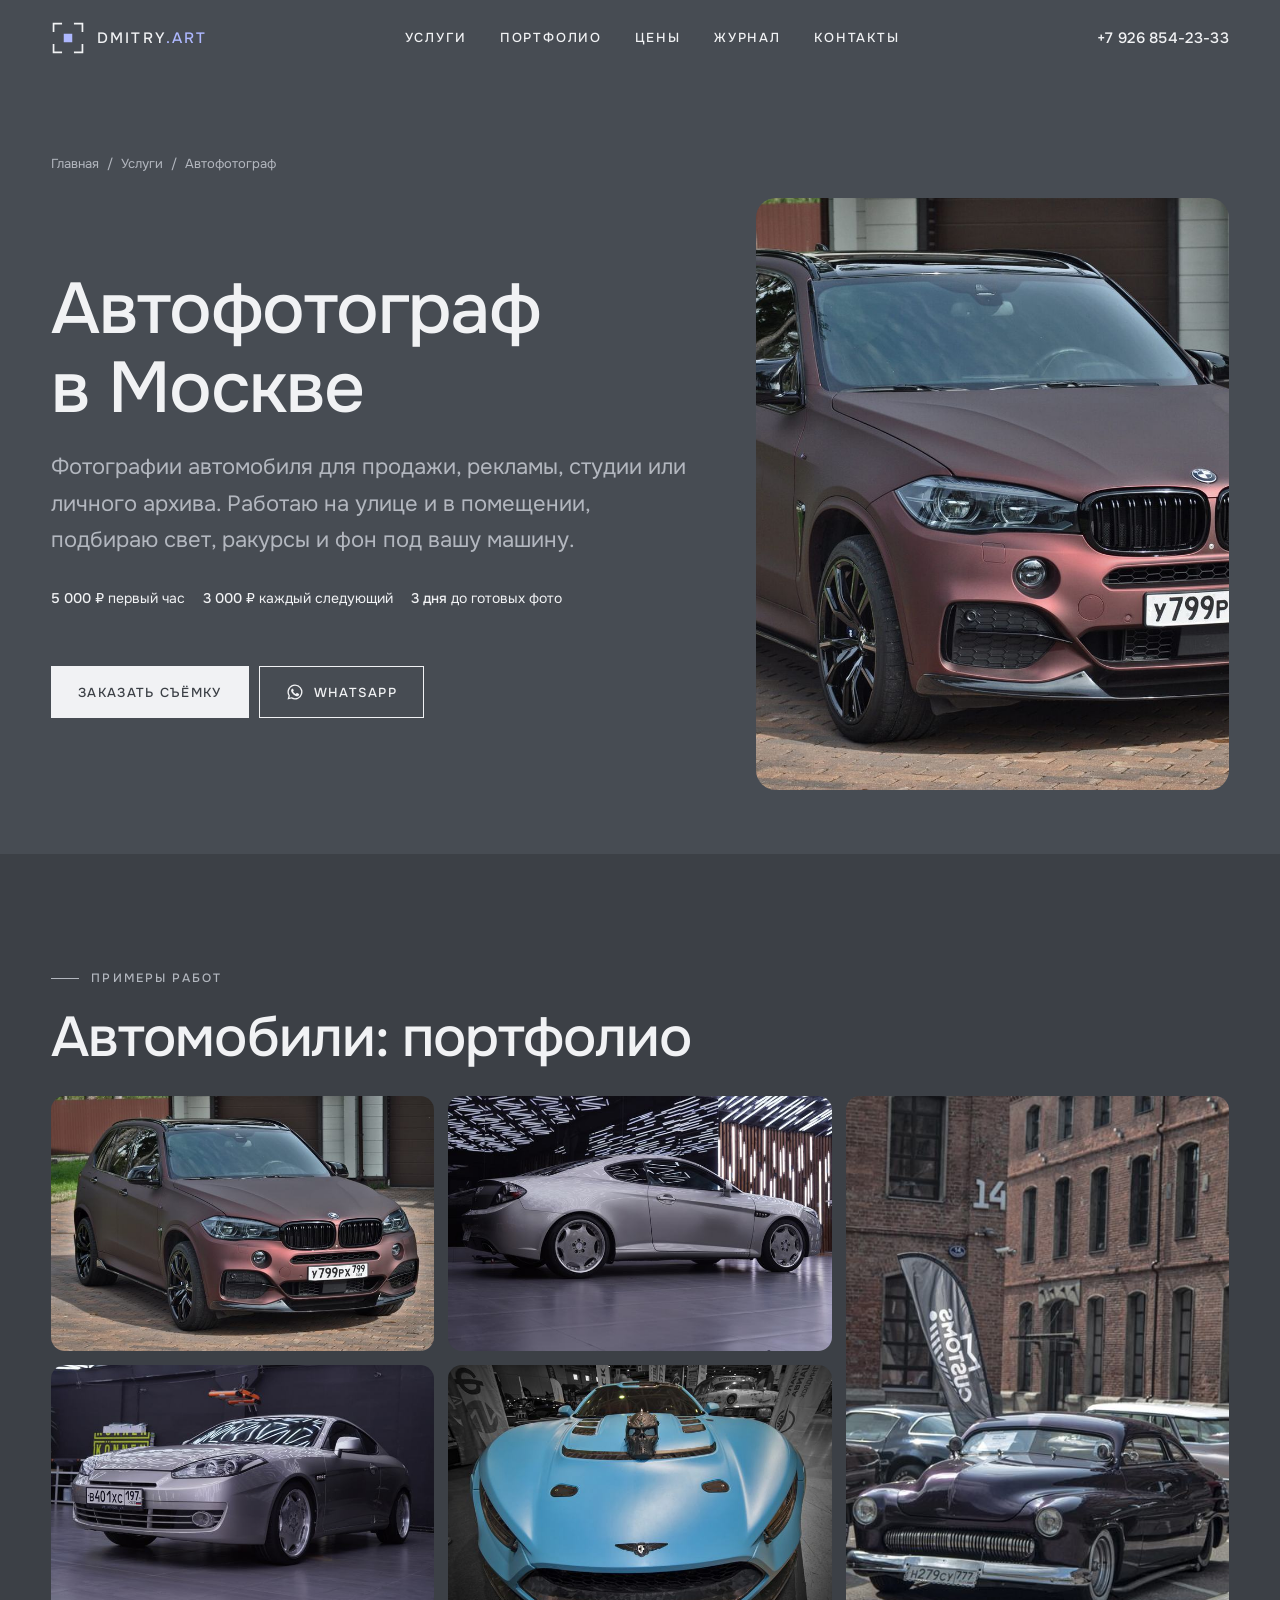
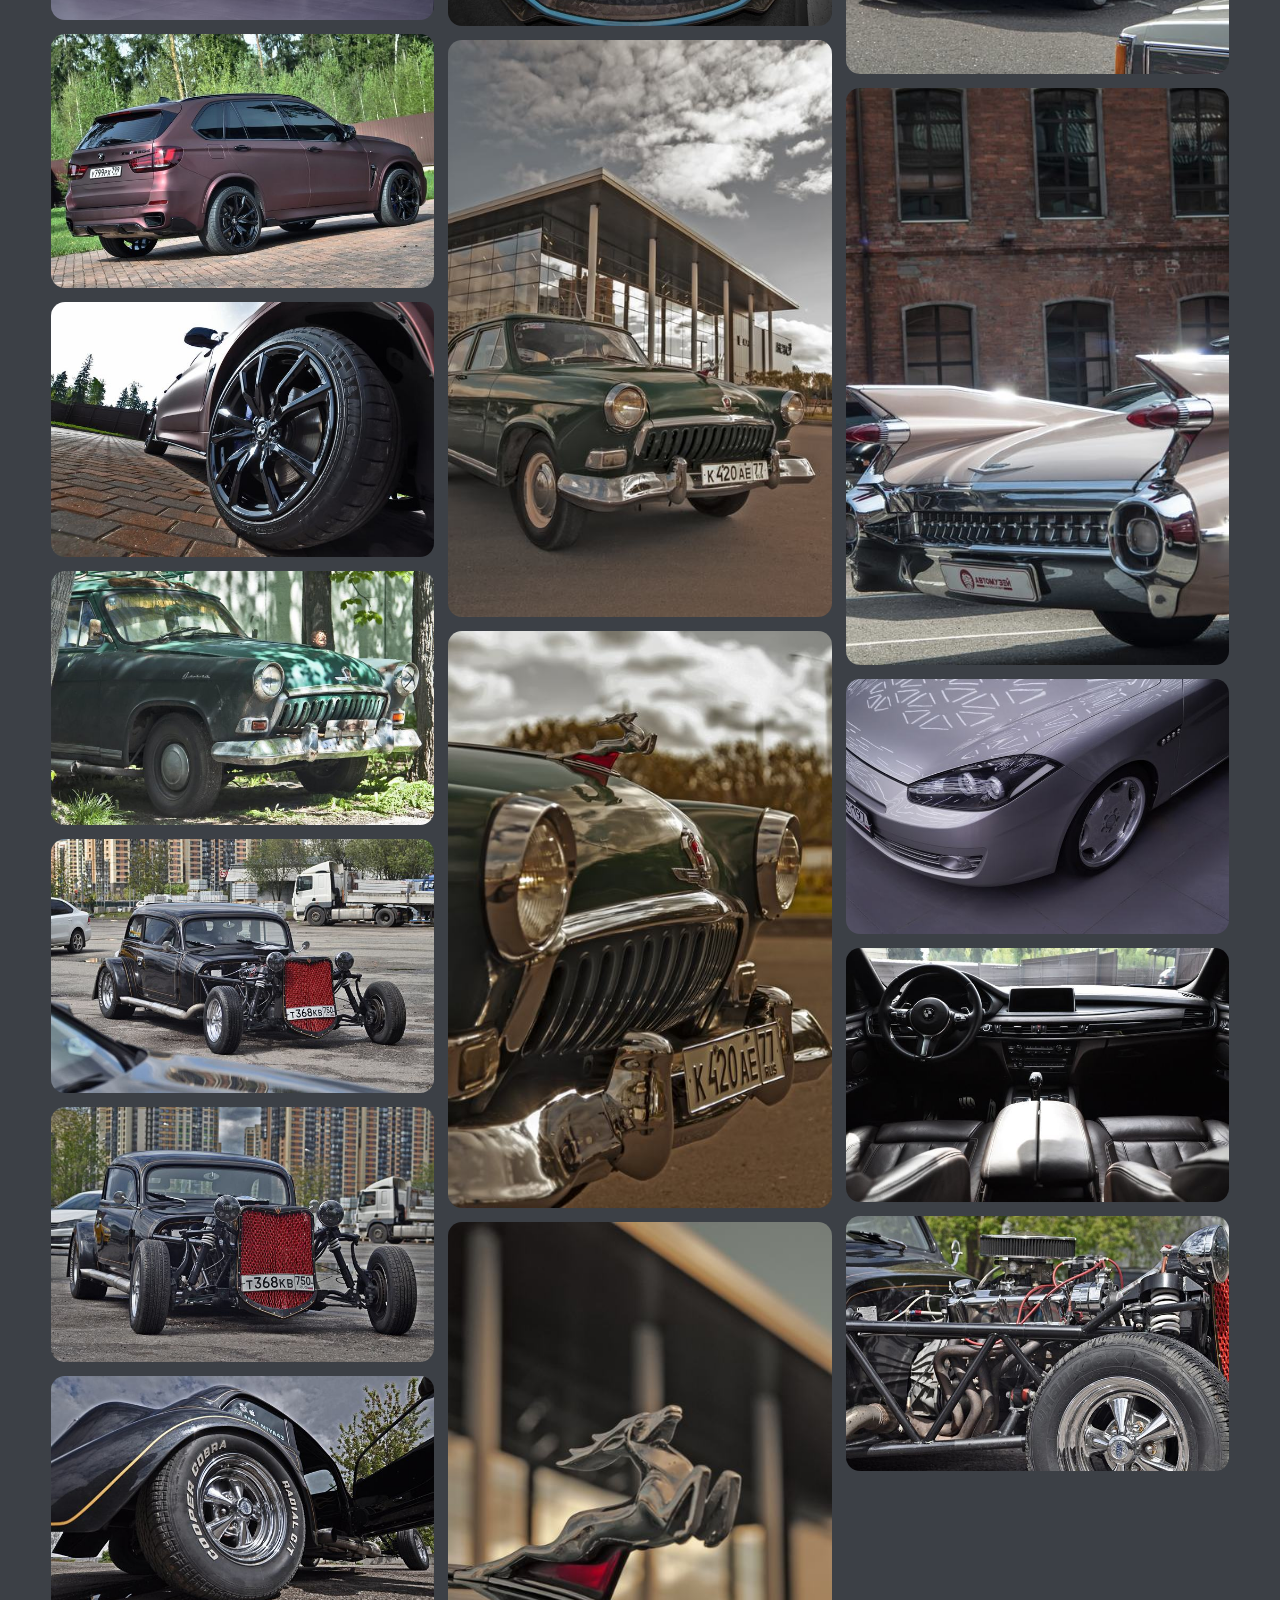
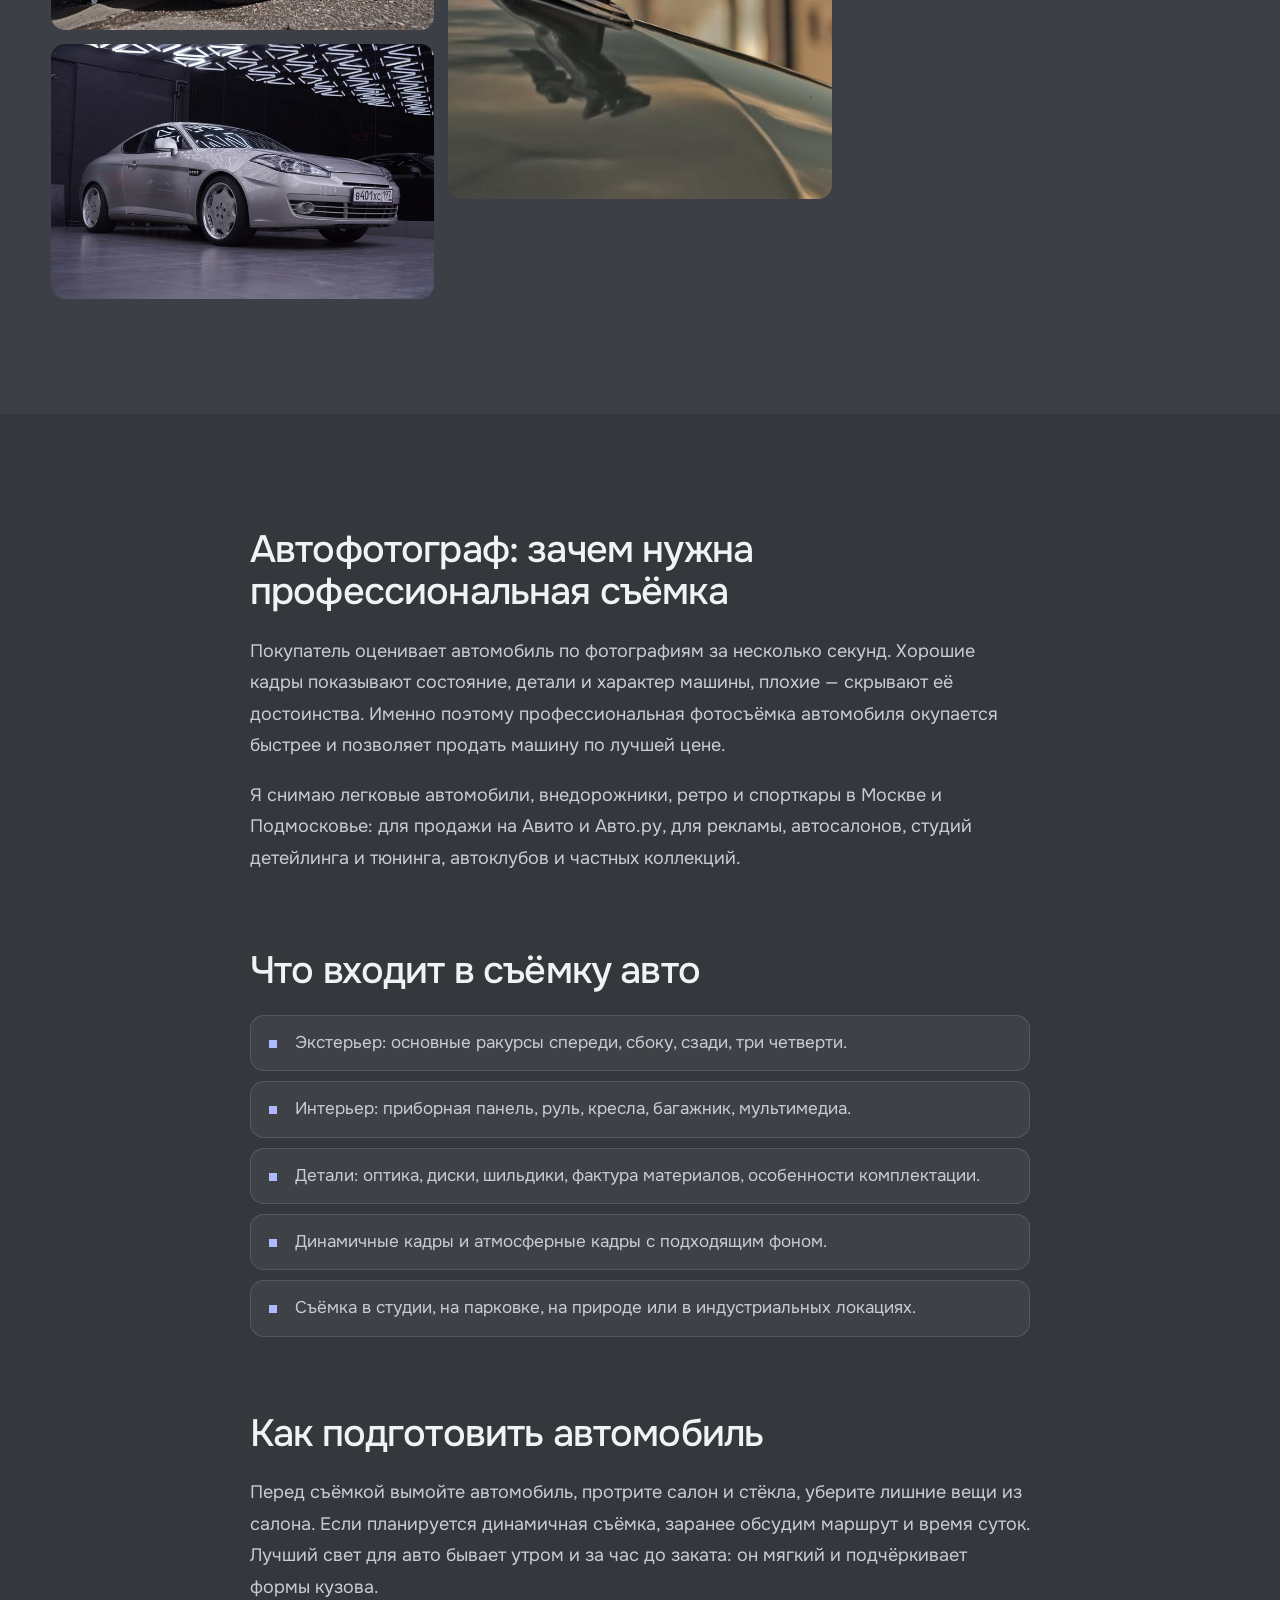
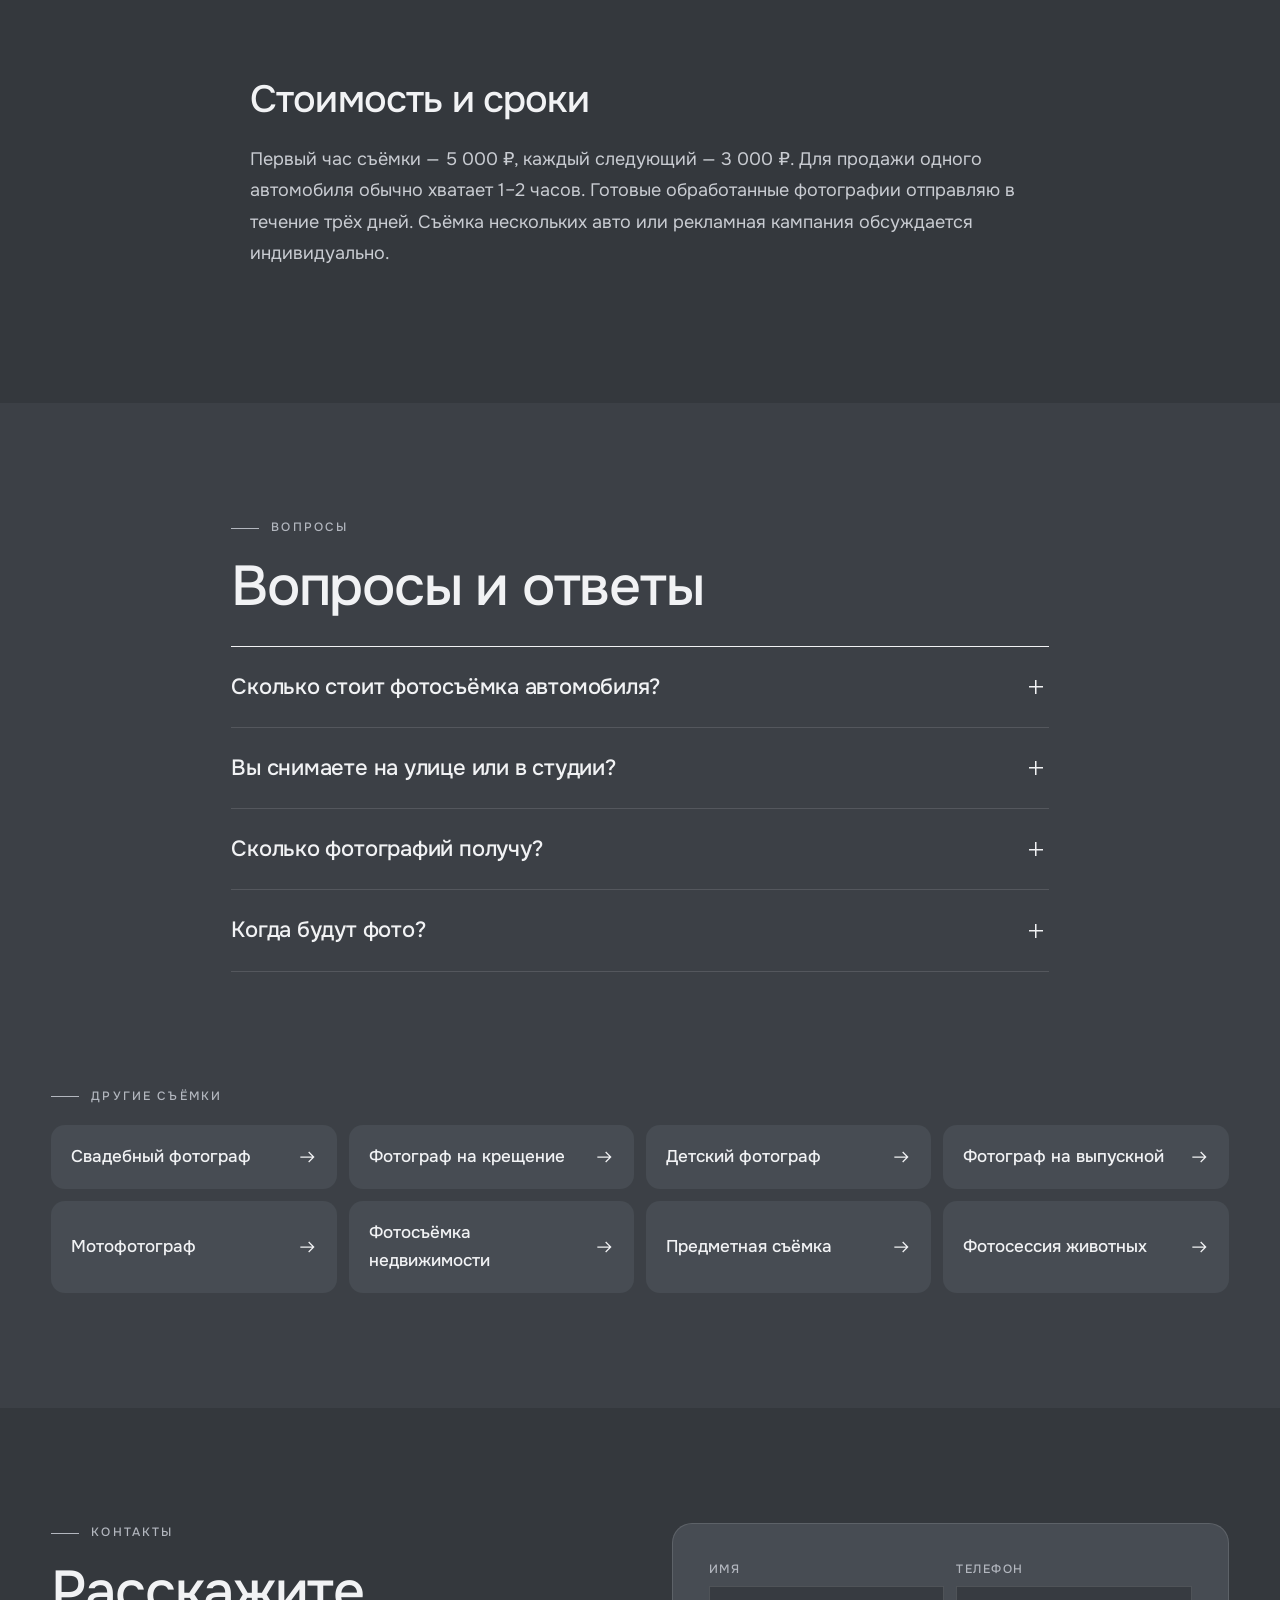
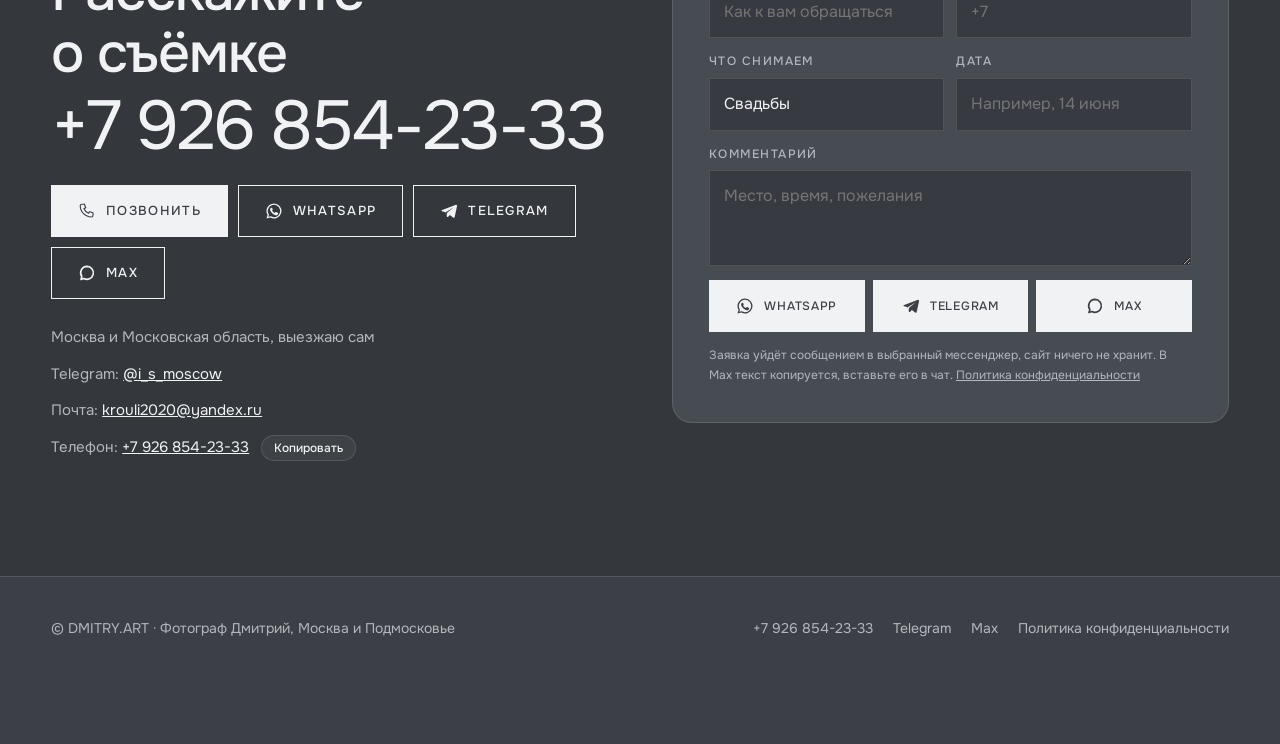
<file: avtofotograf.html>
<!doctype html>
<html lang="ru"><head><meta charset="utf-8"><meta name="viewport" content="width=device-width,initial-scale=1,viewport-fit=cover">
<title>Автофотограф в Москве — фото авто для продажи и каталога | Дмитрий</title>
<meta name="description" content="Автофотограф в Москве: съёмка автомобилей для продажи, рекламы, автоклубов и студий. Первый час 5 000 ₽, далее 3 000 ₽. Фото за 3 дня.">
<link rel="canonical" href="https://fotografmoscow.ru/avtofotograf.html">
<meta name="theme-color" content="#3C4046">
<meta property="og:type" content="website"><meta property="og:locale" content="ru_RU"><meta property="og:site_name" content="DMITRY.ART">
<meta property="og:title" content="Автофотограф в Москве — фото авто для продажи и каталога | Дмитрий"><meta property="og:description" content="Автофотограф в Москве: съёмка автомобилей для продажи, рекламы, автоклубов и студий. Первый час 5 000 ₽, далее 3 000 ₽. Фото за 3 дня."><meta property="og:url" content="https://fotografmoscow.ru/avtofotograf.html"><meta property="og:image" content="https://fotografmoscow.ru/img/avtofotograf-moskva-01.jpg">
<meta name="twitter:card" content="summary_large_image">
<link rel="icon" href="favicon.svg" type="image/svg+xml">
<link rel="preload" href="fonts/onest-cyrillic-wght-normal.woff2" as="font" type="font/woff2" crossorigin>
<link rel="stylesheet" href="css/style.css">
<script type="application/ld+json">{"@context":"https://schema.org","@graph":[{"@type":"Service","name":"Автофотограф в Москве","serviceType":"Автофотограф","description":"Автофотограф в Москве: съёмка автомобилей для продажи, рекламы, автоклубов и студий. Первый час 5 000 ₽, далее 3 000 ₽. Фото за 3 дня.","url":"https://fotografmoscow.ru/avtofotograf.html","provider":{"@id":"https://fotografmoscow.ru/#business"},"areaServed":[{"@type":"City","name":"Москва"},{"@type":"AdministrativeArea","name":"Московская область"}],"image":"https://fotografmoscow.ru/img/avtofotograf-moskva-01.jpg","offers":{"@type":"Offer","price":"5000","priceCurrency":"RUB","description":"Первый час 5000 ₽, каждый следующий час 3000 ₽"}},{"@type":["LocalBusiness","ProfessionalService"],"@id":"https://fotografmoscow.ru/#business","name":"DMITRY.ART — фотограф Дмитрий в Москве","url":"https://fotografmoscow.ru/","image":"https://fotografmoscow.ru/img/svadebnyj-fotograf-moskva-01.jpg","telephone":"+79268542333","email":"krouli2020@yandex.ru","priceRange":"5000–3000 ₽/час","address":{"@type":"PostalAddress","addressLocality":"Москва","addressCountry":"RU"},"areaServed":[{"@type":"City","name":"Москва"},{"@type":"AdministrativeArea","name":"Московская область"}],"sameAs":["https://t.me/i_s_moscow","https://wa.me/79268542333","https://max.ru/u/f9LHodD0cOI7ZeKXz67Z6f0I3CiNXraTTkri54r-b8vGDxQoJ5eY6ctCnNg"]},{"@type":"BreadcrumbList","itemListElement":[{"@type":"ListItem","position":1,"name":"Главная","item":"https://fotografmoscow.ru/"},{"@type":"ListItem","position":2,"name":"Услуги","item":"https://fotografmoscow.ru/#services"},{"@type":"ListItem","position":3,"name":"Автофотограф","item":"https://fotografmoscow.ru/avtofotograf.html"}]},{"@type":"FAQPage","mainEntity":[{"@type":"Question","name":"Сколько стоит фотосъёмка автомобиля?","acceptedAnswer":{"@type":"Answer","text":"Первый час — 5 000 ₽, каждый следующий — 3 000 ₽. Для одной машины на продажу обычно нужно 1–2 часа."}},{"@type":"Question","name":"Вы снимаете на улице или в студии?","acceptedAnswer":{"@type":"Answer","text":"И там, и там: на парковке, на природе, в индустриальных локациях или в помещении."}},{"@type":"Question","name":"Сколько фотографий получу?","acceptedAnswer":{"@type":"Answer","text":"Все удачные обработанные кадры: общий план, детали, салон. Для объявления обычно хватает 20–30 снимков."}},{"@type":"Question","name":"Когда будут фото?","acceptedAnswer":{"@type":"Answer","text":"В течение трёх дней."}}]}]}</script>
</head><body>
<div id="pre" aria-hidden="true"><div class="pl"><svg viewBox="0 0 40 40"><path class="c" d="M3 13V3h10M27 3h10v10M37 27v10H27M13 37H3V27" pathLength="40"/><rect class="d" x="15" y="15" width="10" height="10"/></svg><b>Dmitry Art</b></div></div>
<script>(function(m,e,t,r,i,k,a){m[i]=m[i]||function(){(m[i].a=m[i].a||[]).push(arguments)};m[i].l=1*new Date();for(var j=0;j<document.scripts.length;j++){if(document.scripts[j].src===r){return}}k=e.createElement(t),a=e.getElementsByTagName(t)[0],k.async=1,k.src=r,a.parentNode.insertBefore(k,a)})(window,document,'script','https://mc.yandex.ru/metrika/tag.js?id=113881875','ym');ym(113881875,'init',{ssr:true,webvisor:true,clickmap:true,ecommerce:"dataLayer",referrer:document.referrer,url:location.href,accurateTrackBounce:true,trackLinks:true});</script>
<noscript><div><img src="https://mc.yandex.ru/watch/113881875" style="position:absolute;left:-9999px" alt=""></div></noscript>
<svg width="0" height="0" style="position:absolute" aria-hidden="true"><defs>
<symbol id="i-phone" viewBox="0 0 24 24"><path fill="none" stroke="currentColor" stroke-width="1.5" d="M5 3h3.5l1.8 4.6-2.3 1.5a11 11 0 0 0 6 6l1.5-2.3L20 14.6V18a2 2 0 0 1-2 2A15 15 0 0 1 3 5a2 2 0 0 1 2-2z"/></symbol>
<symbol id="i-wa" viewBox="0 0 24 24"><path fill="currentColor" d="M12 2a10 10 0 0 0-8.6 15.1L2 22l5-1.3A10 10 0 1 0 12 2zm0 18.2a8.2 8.2 0 0 1-4.2-1.1l-.3-.2-3 .8.8-2.9-.2-.3A8.2 8.2 0 1 1 12 20.2zm4.5-6.1c-.2-.1-1.5-.7-1.7-.8-.2-.1-.4-.1-.6.1l-.8 1c-.1.2-.3.2-.5.1a6.7 6.7 0 0 1-3.3-2.9c-.3-.4.2-.4.7-1.3.1-.2 0-.3 0-.4l-.8-1.8c-.2-.5-.4-.4-.6-.4h-.5a1 1 0 0 0-.7.3 3 3 0 0 0-.9 2.2 5.2 5.2 0 0 0 1.1 2.7 11.8 11.8 0 0 0 4.5 4c1.7.7 2.3.8 3.2.6.5-.1 1.5-.6 1.7-1.2.2-.6.2-1.1.2-1.2-.1-.1-.2-.2-.5-.3z"/></symbol>
<symbol id="i-tg" viewBox="0 0 24 24"><path fill="currentColor" d="M21.4 3.6 2.9 10.7c-1.3.5-1.2 1.2-.2 1.5l4.7 1.5 1.8 5.6c.2.6.4.8.8.8s.6-.2.9-.5l2.3-2.2 4.7 3.5c.9.5 1.5.2 1.7-.8l3.1-14.6c.3-1.3-.5-1.9-1.3-1.5zM9.5 14.3l-.4 4-1.4-4.6 10.6-6.7-8.8 7.3z"/></symbol>
<symbol id="i-max" viewBox="0 0 24 24"><path fill="none" stroke="currentColor" stroke-width="2.2" stroke-linejoin="round" d="M12 3.2a8.6 8.6 0 1 1-4.3 16.1L4 20.6l1.1-3.9A8.6 8.6 0 0 1 12 3.2z"/></symbol>
<symbol id="i-arr" viewBox="0 0 24 24"><path fill="none" stroke="currentColor" stroke-width="1.5" d="M4 12h16m-6-6 6 6-6 6"/></symbol>
<symbol id="i-arl" viewBox="0 0 24 24"><path fill="none" stroke="currentColor" stroke-width="1.5" d="M20 12H4m6-6-6 6 6 6"/></symbol>
<symbol id="i-cam" viewBox="0 0 24 24"><path fill="none" stroke="currentColor" stroke-width="1.5" d="M4 8h3l1.5-2h7L17 8h3v11H4zM12 17a3.5 3.5 0 1 0 0-7 3.5 3.5 0 0 0 0 7z"/></symbol>
<symbol id="i-flash" viewBox="0 0 24 24"><path fill="none" stroke="currentColor" stroke-width="1.5" stroke-linejoin="round" d="M13 2 5 13h6l-1 9 8-11h-6z"/></symbol>
<symbol id="i-clock" viewBox="0 0 24 24"><path fill="none" stroke="currentColor" stroke-width="1.5" d="M12 21a9 9 0 1 0 0-18 9 9 0 0 0 0 18zm0-14v5l3 2"/></symbol>
<symbol id="i-pin" viewBox="0 0 24 24"><path fill="none" stroke="currentColor" stroke-width="1.5" d="M12 21s-7-6.2-7-11a7 7 0 1 1 14 0c0 4.8-7 11-7 11zm0-8.5a2.5 2.5 0 1 0 0-5 2.5 2.5 0 0 0 0 5z"/></symbol>
</defs></svg>
<header class="hdr"><div class="wrap">
<a class="logo" href="./" aria-label="Dmitry Art, на главную"><svg viewBox="0 0 40 40" aria-hidden="true"><path fill="none" stroke="currentColor" stroke-width="2" d="M3 13V3h10M27 3h10v10M37 27v10H27M13 37H3V27"/><rect x="15" y="15" width="10" height="10" fill="#AEB8FF"/></svg><span>DMITRY<i>.ART</i></span></a>
<nav class="nav" aria-label="Основное меню"><a href="./#services">Услуги</a><a href="./#portfolio">Портфолио</a><a href="./#prices">Цены</a><a href="./#journal">Журнал</a><a href="./#contact">Контакты</a></nav>
<div class="hdr-r"><a class="hdr-tel" href="tel:+79268542333">+7 926 854-23-33</a><button class="burger" aria-label="Меню" aria-expanded="false"><i></i></button></div>
</div></header>
<div class="menu" aria-label="Меню">
<a href="./#services">Услуги</a><a href="./#portfolio">Портфолио</a><a href="./#prices">Цены</a><a href="./#journal">Журнал</a><a href="./#contact">Контакты</a>
<div class="m-c"><a class="big" href="tel:+79268542333">+7 926 854-23-33</a><a href="https://wa.me/79268542333" target="_blank" rel="noopener">WhatsApp</a><a href="https://t.me/i_s_moscow" target="_blank" rel="noopener">Telegram @i_s_moscow</a><a href="https://max.ru/u/f9LHodD0cOI7ZeKXz67Z6f0I3CiNXraTTkri54r-b8vGDxQoJ5eY6ctCnNg" target="_blank" rel="noopener">Max</a></div>
</div>
<section class="ph-hero t-sky"><div class="wrap"><nav class="crumbs" aria-label="Хлебные крошки"><a href="./">Главная</a><span>/</span><a href="./#services">Услуги</a><span>/</span><span>Автофотограф</span></nav>
<div class="ph-g"><div><h1>Автофотограф в Москве</h1><p class="lead">Фотографии автомобиля для продажи, рекламы, студии или личного архива. Работаю на улице и в помещении, подбираю свет, ракурсы и фон под вашу машину.</p>
<div class="ph-chip"><span><b>5 000 ₽</b> первый час</span><span><b>3 000 ₽</b> каждый следующий</span><span><b>3 дня</b> до готовых фото</span></div>
<div class="hero-b"><a class="btn" href="#contact">Заказать съёмку</a><a class="btn ghost" href="https://wa.me/79268542333" target="_blank" rel="noopener"><svg><use href="#i-wa"/></svg>WhatsApp</a></div></div>
<div class="ph-img"><img src="img/avtofotograf-moskva-01.jpg" alt="Автофотограф в Москве" width="800" height="800" fetchpriority="high"></div></div></div></section><section class="sec"><div class="wrap"><div class="rv" style="margin-bottom:28px"><div class="eyebrow">Примеры работ</div><h2 class="h2">Автомобили: портфолио</h2></div><div class="gal" data-gal><a class="gi" data-g="avto" href="img/avtofotograf-moskva-01.jpg"><img src="img/avtofotograf-moskva-01-s.jpg" width="1600" height="1062" alt="Автофотограф в Москве, фото 1" loading="lazy" decoding="async"></a><a class="gi" data-g="avto" href="img/avtofotograf-moskva-02.jpg"><img src="img/avtofotograf-moskva-02-s.jpg" width="1600" height="1064" alt="Автофотограф в Москве, фото 2" loading="lazy" decoding="async"></a><a class="gi" data-g="avto" href="img/avtofotograf-moskva-03.jpg"><img src="img/avtofotograf-moskva-03-s.jpg" width="1600" height="1062" alt="Автофотограф в Москве, фото 3" loading="lazy" decoding="async"></a><a class="gi" data-g="avto" href="img/avtofotograf-moskva-04.jpg"><img src="img/avtofotograf-moskva-04-s.jpg" width="1600" height="1062" alt="Автофотограф в Москве, фото 4" loading="lazy" decoding="async"></a><a class="gi" data-g="avto" href="img/avtofotograf-moskva-05.jpg"><img src="img/avtofotograf-moskva-05-s.jpg" width="1600" height="1062" alt="Автофотограф в Москве, фото 5" loading="lazy" decoding="async"></a><a class="gi" data-g="avto" href="img/avtofotograf-moskva-06.jpg"><img src="img/avtofotograf-moskva-06-s.jpg" width="1600" height="1062" alt="Автофотограф в Москве, фото 6" loading="lazy" decoding="async"></a><a class="gi" data-g="avto" href="img/avtofotograf-moskva-07.jpg"><img src="img/avtofotograf-moskva-07-s.jpg" width="1600" height="1062" alt="Автофотограф в Москве, фото 7" loading="lazy" decoding="async"></a><a class="gi" data-g="avto" href="img/avtofotograf-moskva-08.jpg"><img src="img/avtofotograf-moskva-08-s.jpg" width="1600" height="1062" alt="Автофотограф в Москве, фото 8" loading="lazy" decoding="async"></a><a class="gi" data-g="avto" href="img/avtofotograf-moskva-09.jpg"><img src="img/avtofotograf-moskva-09-s.jpg" width="1600" height="1064" alt="Автофотограф в Москве, фото 9" loading="lazy" decoding="async"></a><a class="gi" data-g="avto" href="img/avtofotograf-moskva-10.jpg"><img src="img/avtofotograf-moskva-10-s.jpg" width="1600" height="1064" alt="Автофотограф в Москве, фото 10" loading="lazy" decoding="async"></a><a class="gi" data-g="avto" href="img/avtofotograf-moskva-11.jpg"><img src="img/avtofotograf-moskva-11-s.jpg" width="1600" height="1087" alt="Автофотограф в Москве, фото 11" loading="lazy" decoding="async"></a><a class="gi" data-g="avto" href="img/avtofotograf-moskva-12.jpg"><img src="img/avtofotograf-moskva-12-s.jpg" width="1063" height="1600" alt="Автофотограф в Москве, фото 12" loading="lazy" decoding="async"></a><a class="gi" data-g="avto" href="img/avtofotograf-moskva-13.jpg"><img src="img/avtofotograf-moskva-13-s.jpg" width="1063" height="1600" alt="Автофотограф в Москве, фото 13" loading="lazy" decoding="async"></a><a class="gi" data-g="avto" href="img/avtofotograf-moskva-14.jpg"><img src="img/avtofotograf-moskva-14-s.jpg" width="1063" height="1600" alt="Автофотограф в Москве, фото 14" loading="lazy" decoding="async"></a><a class="gi" data-g="avto" href="img/avtofotograf-moskva-15.jpg"><img src="img/avtofotograf-moskva-15-s.jpg" width="1063" height="1600" alt="Автофотограф в Москве, фото 15" loading="lazy" decoding="async"></a><a class="gi" data-g="avto" href="img/avtofotograf-moskva-16.jpg"><img src="img/avtofotograf-moskva-16-s.jpg" width="1063" height="1600" alt="Автофотограф в Москве, фото 16" loading="lazy" decoding="async"></a><a class="gi" data-g="avto" href="img/avtofotograf-moskva-17.jpg"><img src="img/avtofotograf-moskva-17-s.jpg" width="1600" height="1064" alt="Автофотограф в Москве, фото 17" loading="lazy" decoding="async"></a><a class="gi" data-g="avto" href="img/avtofotograf-moskva-18.jpg"><img src="img/avtofotograf-moskva-18-s.jpg" width="1600" height="1062" alt="Автофотограф в Москве, фото 18" loading="lazy" decoding="async"></a><a class="gi" data-g="avto" href="img/avtofotograf-moskva-19.jpg"><img src="img/avtofotograf-moskva-19-s.jpg" width="1600" height="1062" alt="Автофотограф в Москве, фото 19" loading="lazy" decoding="async"></a></div></div></section><section class="sec pf" id="article"><div class="wrap"><article class="art"><h2>Автофотограф: зачем нужна профессиональная съёмка</h2><p>Покупатель оценивает автомобиль по фотографиям за несколько секунд. Хорошие кадры показывают состояние, детали и характер машины, плохие — скрывают её достоинства. Именно поэтому профессиональная фотосъёмка автомобиля окупается быстрее и позволяет продать машину по лучшей цене.</p><p>Я снимаю легковые автомобили, внедорожники, ретро и спорткары в Москве и Подмосковье: для продажи на Авито и Авто.ру, для рекламы, автосалонов, студий детейлинга и тюнинга, автоклубов и частных коллекций.</p><h2>Что входит в съёмку авто</h2><ul><li>Экстерьер: основные ракурсы спереди, сбоку, сзади, три четверти.</li><li>Интерьер: приборная панель, руль, кресла, багажник, мультимедиа.</li><li>Детали: оптика, диски, шильдики, фактура материалов, особенности комплектации.</li><li>Динамичные кадры и атмосферные кадры с подходящим фоном.</li><li>Съёмка в студии, на парковке, на природе или в индустриальных локациях.</li></ul><h2>Как подготовить автомобиль</h2><p>Перед съёмкой вымойте автомобиль, протрите салон и стёкла, уберите лишние вещи из салона. Если планируется динамичная съёмка, заранее обсудим маршрут и время суток. Лучший свет для авто бывает утром и за час до заката: он мягкий и подчёркивает формы кузова.</p><h2>Стоимость и сроки</h2><p>Первый час съёмки — 5 000 ₽, каждый следующий — 3 000 ₽. Для продажи одного автомобиля обычно хватает 1–2 часов. Готовые обработанные фотографии отправляю в течение трёх дней. Съёмка нескольких авто или рекламная кампания обсуждается индивидуально.</p></article></div></section><section class="sec"><div class="wrap" style="max-width:920px"><div class="rv" style="margin-bottom:28px"><div class="eyebrow">Вопросы</div><h2 class="h2">Вопросы и ответы</h2></div><div class="faq"><details><summary>Сколько стоит фотосъёмка автомобиля?</summary><p>Первый час — 5 000 ₽, каждый следующий — 3 000 ₽. Для одной машины на продажу обычно нужно 1–2 часа.</p></details><details><summary>Вы снимаете на улице или в студии?</summary><p>И там, и там: на парковке, на природе, в индустриальных локациях или в помещении.</p></details><details><summary>Сколько фотографий получу?</summary><p>Все удачные обработанные кадры: общий план, детали, салон. Для объявления обычно хватает 20–30 снимков.</p></details><details><summary>Когда будут фото?</summary><p>В течение трёх дней.</p></details></div></div></section><section class="sec" style="padding-top:0"><div class="wrap"><div class="eyebrow">Другие съёмки</div><div class="rel"><a class="t-blush" href="svadebnyj-fotograf.html">Свадебный фотограф<svg><use href="#i-arr"/></svg></a><a class="t-sky" href="fotograf-na-kreshhenie.html">Фотограф на крещение<svg><use href="#i-arr"/></svg></a><a class="t-butter" href="detskij-fotograf.html">Детский фотограф<svg><use href="#i-arr"/></svg></a><a class="t-lav" href="fotograf-na-vypusknoj.html">Фотограф на выпускной<svg><use href="#i-arr"/></svg></a><a class="t-lav" href="motofotograf.html">Мотофотограф<svg><use href="#i-arr"/></svg></a><a class="t-sage" href="fotosemka-nedvizhimosti.html">Фотосъёмка недвижимости<svg><use href="#i-arr"/></svg></a><a class="t-butter" href="predmetnaya-fotosemka.html">Предметная съёмка<svg><use href="#i-arr"/></svg></a><a class="t-blush" href="fotosessiya-zhivotnyh.html">Фотосессия животных<svg><use href="#i-arr"/></svg></a></div></div></section><section class="sec ct" id="contact"><div class="wrap ct-g">
<div class="rv"><div class="eyebrow">Контакты</div><h2 class="h2">Расскажите о съёмке</h2>
<a class="big-tel" href="tel:+79268542333">+7 926 854-23-33</a>
<div class="ct-btns"><a class="btn" href="tel:+79268542333"><svg><use href="#i-phone"/></svg>Позвонить</a><a class="btn ghost" href="https://wa.me/79268542333" target="_blank" rel="noopener"><svg><use href="#i-wa"/></svg>WhatsApp</a><a class="btn ghost" href="https://t.me/i_s_moscow" target="_blank" rel="noopener"><svg><use href="#i-tg"/></svg>Telegram</a><a class="btn ghost" href="https://max.ru/u/f9LHodD0cOI7ZeKXz67Z6f0I3CiNXraTTkri54r-b8vGDxQoJ5eY6ctCnNg" target="_blank" rel="noopener"><svg><use href="#i-max"/></svg>Max</a></div>
<div class="ct-list"><div>Москва и Московская область, выезжаю сам</div><div>Telegram: <a href="https://t.me/i_s_moscow" target="_blank" rel="noopener">@i_s_moscow</a></div><div>Почта: <a href="mailto:krouli2020@yandex.ru">krouli2020@yandex.ru</a></div><div>Телефон: <a href="tel:+79268542333">+7 926 854-23-33</a> <button class="chip" type="button" data-copy="+79268542333" style="margin-left:8px;padding:6px 12px;font-size:12px">Копировать</button></div></div></div>
<form class="form rv" id="form" novalidate aria-label="Заявка на съёмку">
<div class="row"><label>Имя<input name="name" autocomplete="name" placeholder="Как к вам обращаться"></label><label>Телефон<input name="tel" type="tel" autocomplete="tel" placeholder="+7"></label></div>
<div class="row"><label>Что снимаем<select name="genre"><option>Свадьбы</option><option>Крещение</option><option>Дети</option><option>Выпускной</option><option>Автомобили</option><option>Мотоциклы</option><option>Недвижимость</option><option>Предметная</option><option>Животные</option><option>Другое</option></select></label><label>Дата<input name="date" placeholder="Например, 14 июня"></label></div>
<label>Комментарий<textarea name="msg" placeholder="Место, время, пожелания"></textarea></label>
<div class="f-btns"><a class="btn" id="sWa" href="https://wa.me/79268542333" target="_blank" rel="noopener"><svg><use href="#i-wa"/></svg>WhatsApp</a><a class="btn" id="sTg" href="https://t.me/i_s_moscow" target="_blank" rel="noopener"><svg><use href="#i-tg"/></svg>Telegram</a><a class="btn" id="sMx" href="https://max.ru/u/f9LHodD0cOI7ZeKXz67Z6f0I3CiNXraTTkri54r-b8vGDxQoJ5eY6ctCnNg" target="_blank" rel="noopener"><svg><use href="#i-max"/></svg>Max</a></div>
<p class="f-note">Заявка уйдёт сообщением в выбранный мессенджер, сайт ничего не хранит. В Max текст копируется, вставьте его в чат. <a href="privacy.html">Политика конфиденциальности</a></p></form></div></section>
<footer class="ftr"><div class="wrap"><div>© DMITRY.ART · Фотограф Дмитрий, Москва и Подмосковье</div>
<nav aria-label="Ссылки"><a href="tel:+79268542333">+7 926 854-23-33</a><a href="https://t.me/i_s_moscow" target="_blank" rel="noopener">Telegram</a><a href="https://max.ru/u/f9LHodD0cOI7ZeKXz67Z6f0I3CiNXraTTkri54r-b8vGDxQoJ5eY6ctCnNg" target="_blank" rel="noopener">Max</a><a href="privacy.html">Политика конфиденциальности</a></nav></div></footer>
<nav class="mbar" aria-label="Связаться"><a href="tel:+79268542333"><svg><use href="#i-phone"/></svg>Звонок</a><a class="wa" href="https://wa.me/79268542333" target="_blank" rel="noopener"><svg><use href="#i-wa"/></svg>WhatsApp</a><a href="https://t.me/i_s_moscow" target="_blank" rel="noopener"><svg><use href="#i-tg"/></svg>Telegram</a><a href="https://max.ru/u/f9LHodD0cOI7ZeKXz67Z6f0I3CiNXraTTkri54r-b8vGDxQoJ5eY6ctCnNg" target="_blank" rel="noopener"><svg><use href="#i-max"/></svg>Max</a></nav>
<div class="lb" id="lb" role="dialog" aria-modal="true" aria-label="Просмотр фото"><div class="lb-t"><span class="lb-cnt"></span><button class="lb-x" aria-label="Закрыть">×</button></div>
<div class="lb-st"><button class="lb-n p" aria-label="Назад"><svg><use href="#i-arl"/></svg></button><img alt=""><button class="lb-n n" aria-label="Вперёд"><svg><use href="#i-arr"/></svg></button></div><div class="lb-c"></div></div>
<script src="js/site.js" defer></script>
</body></html>
</file>
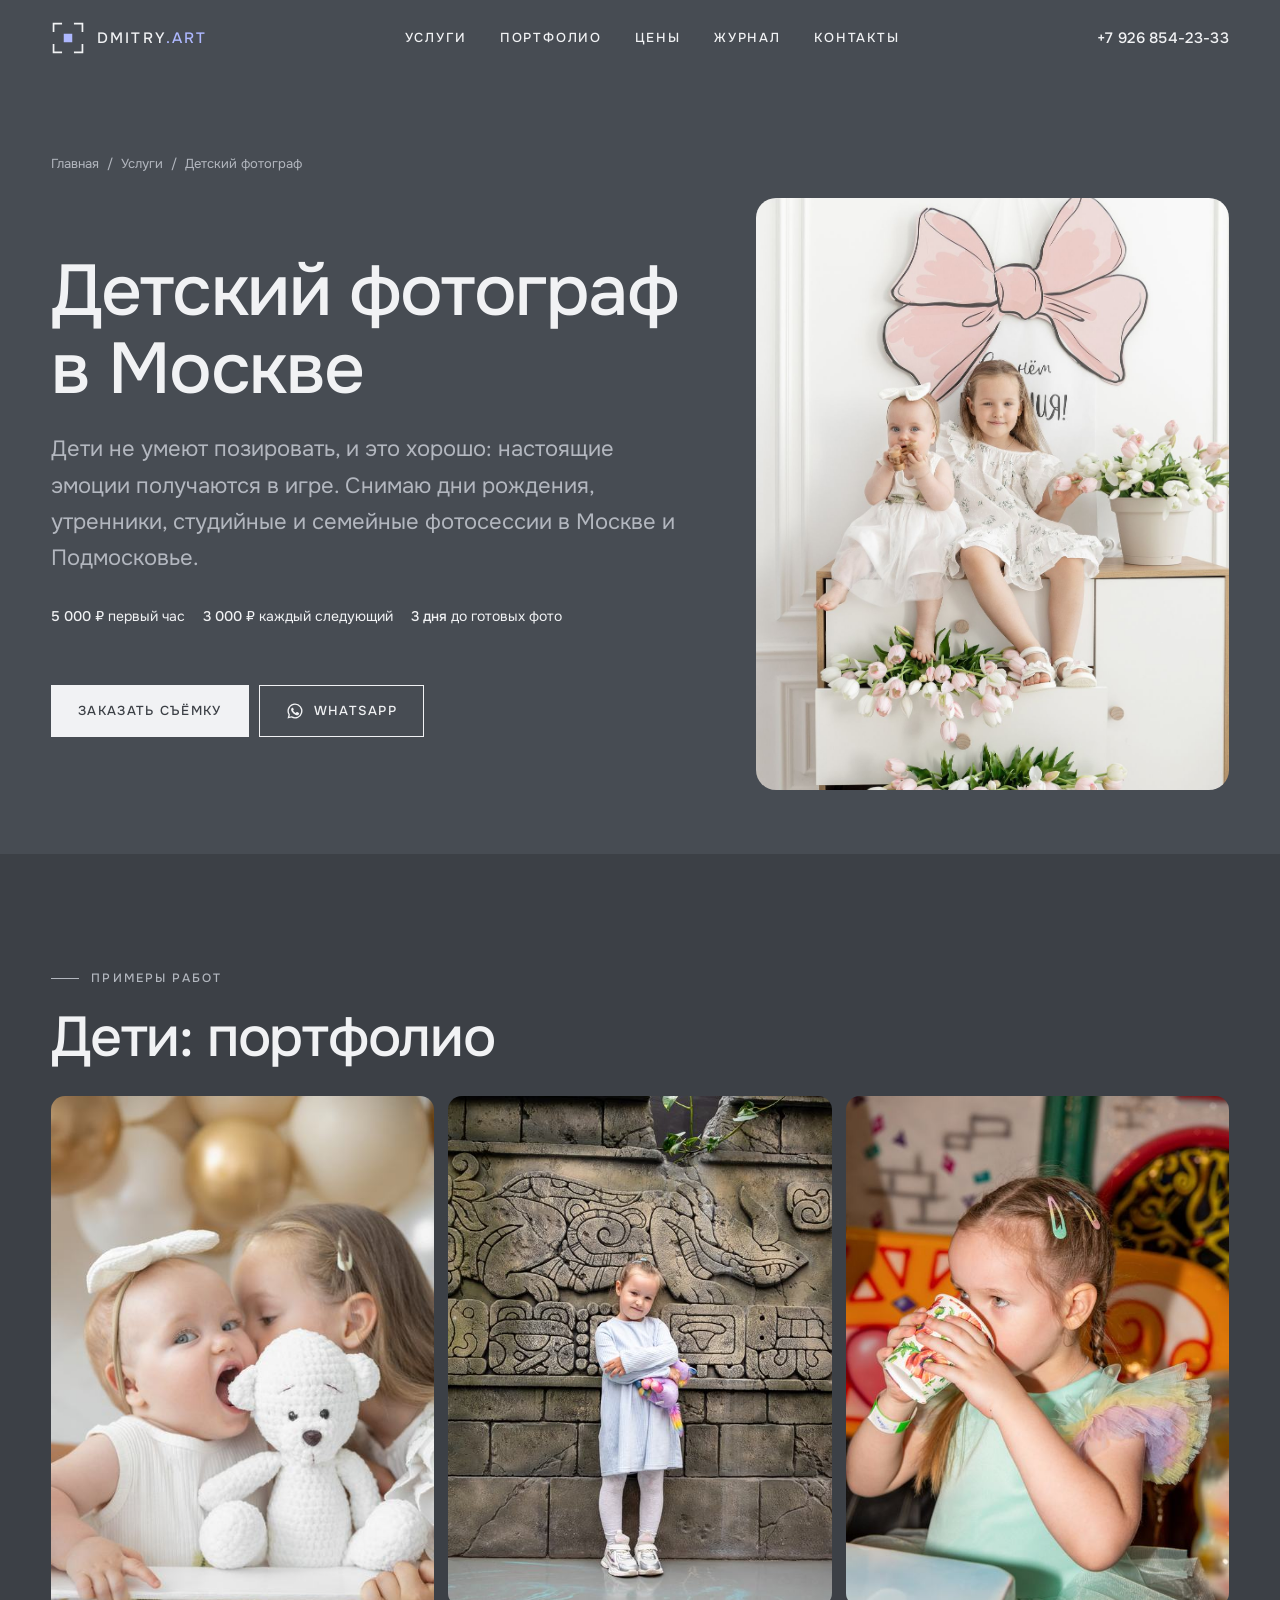
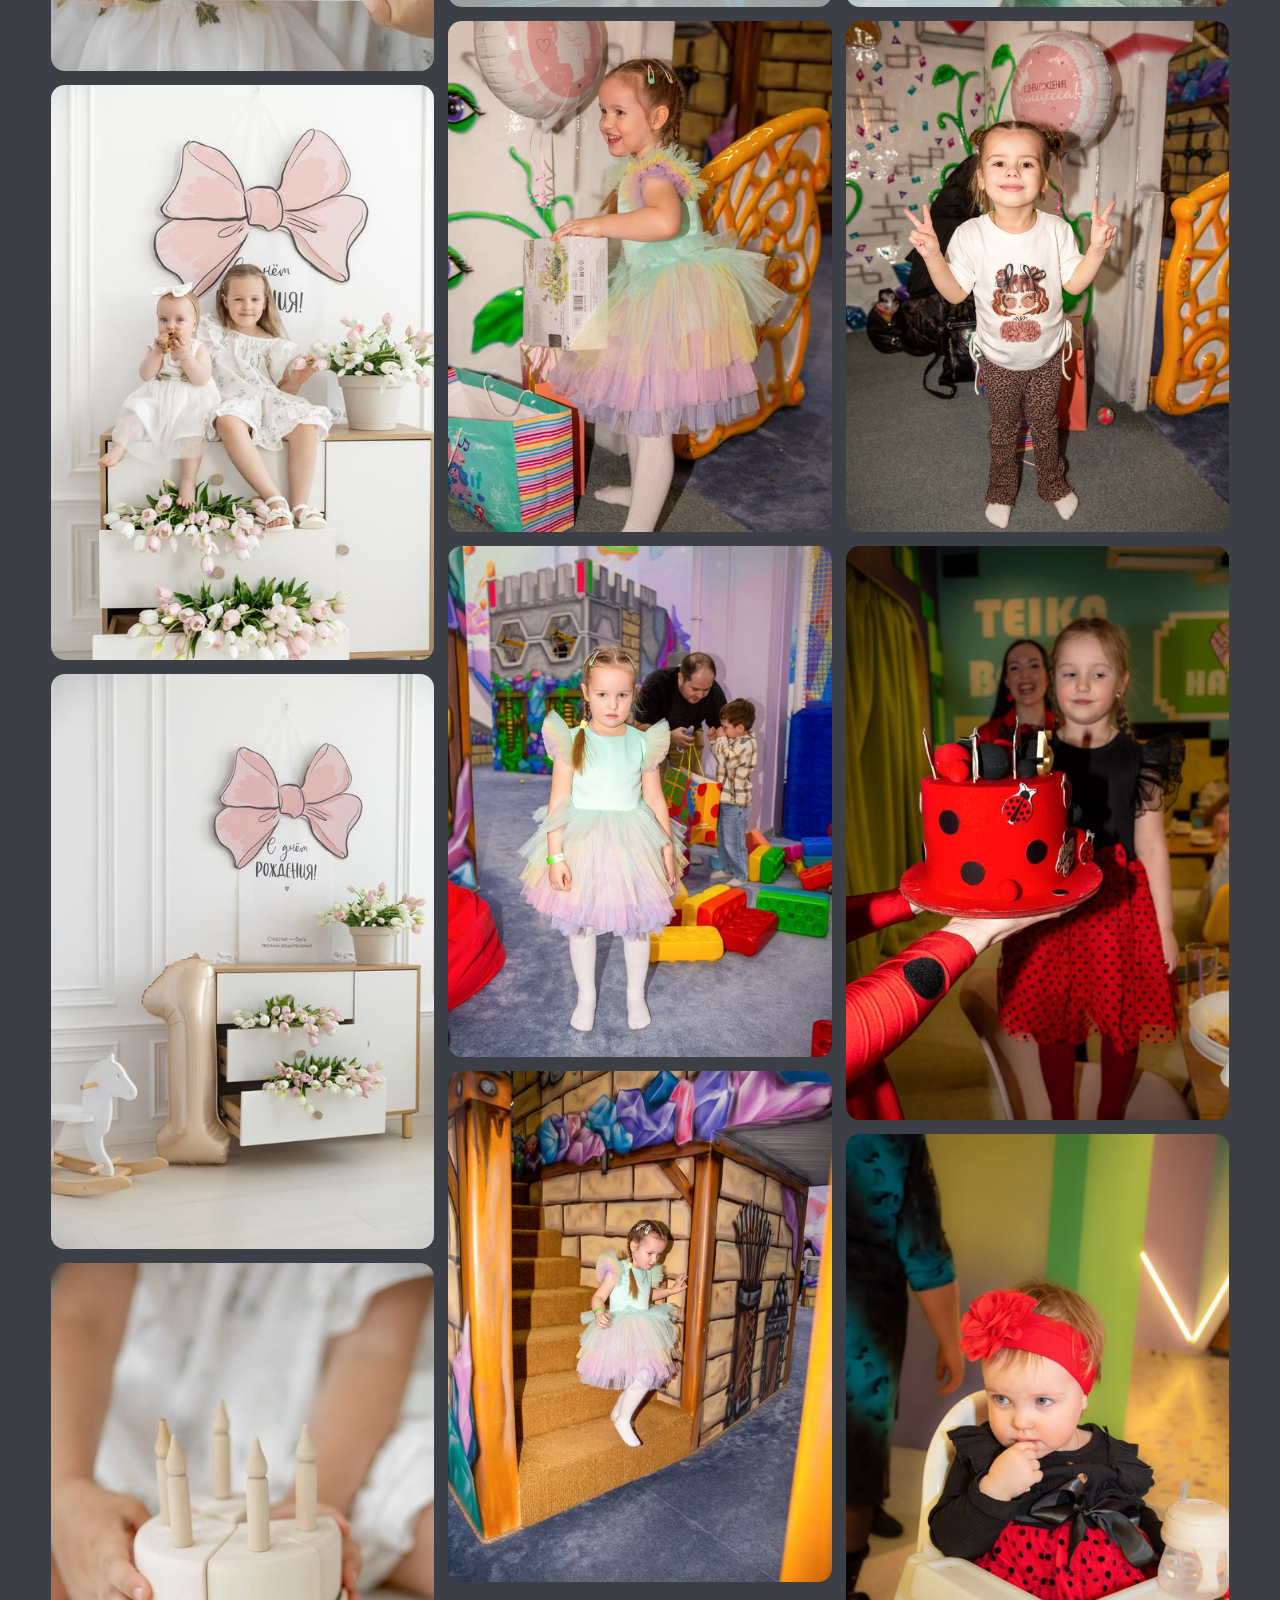
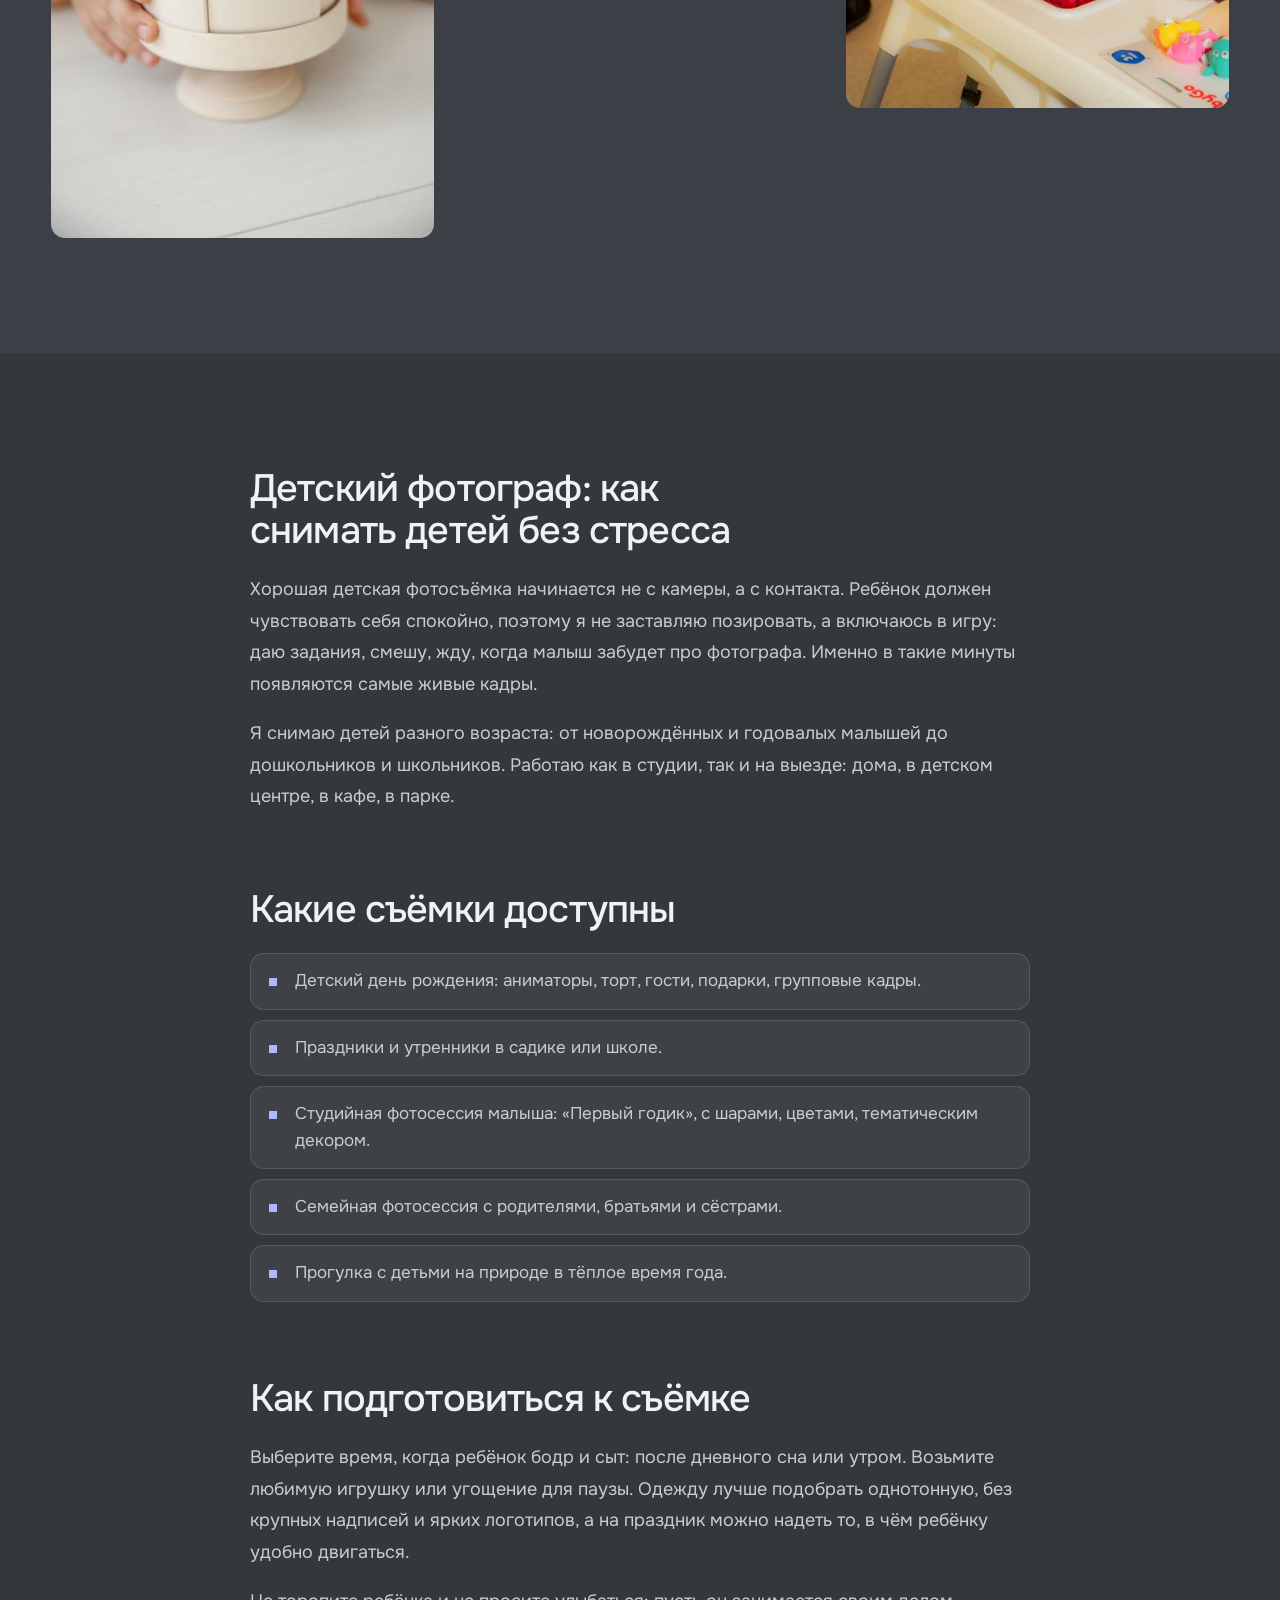
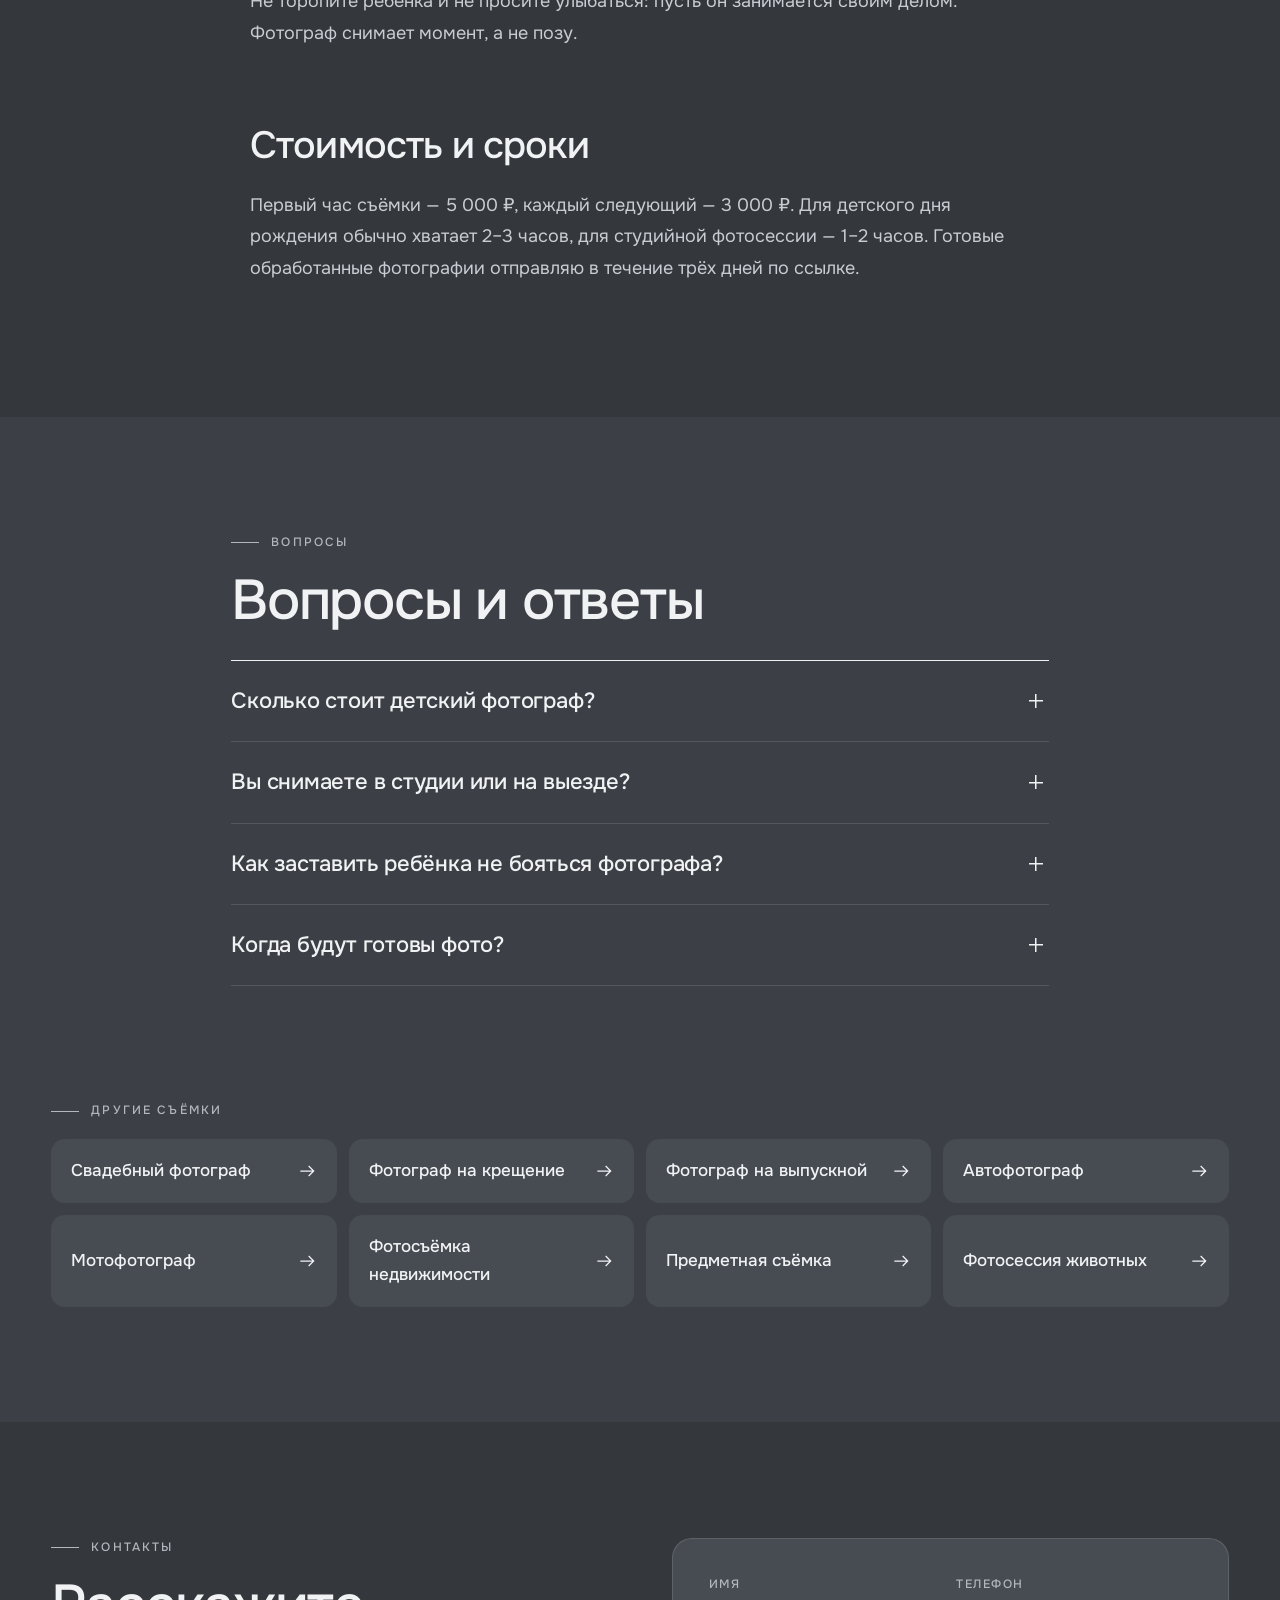
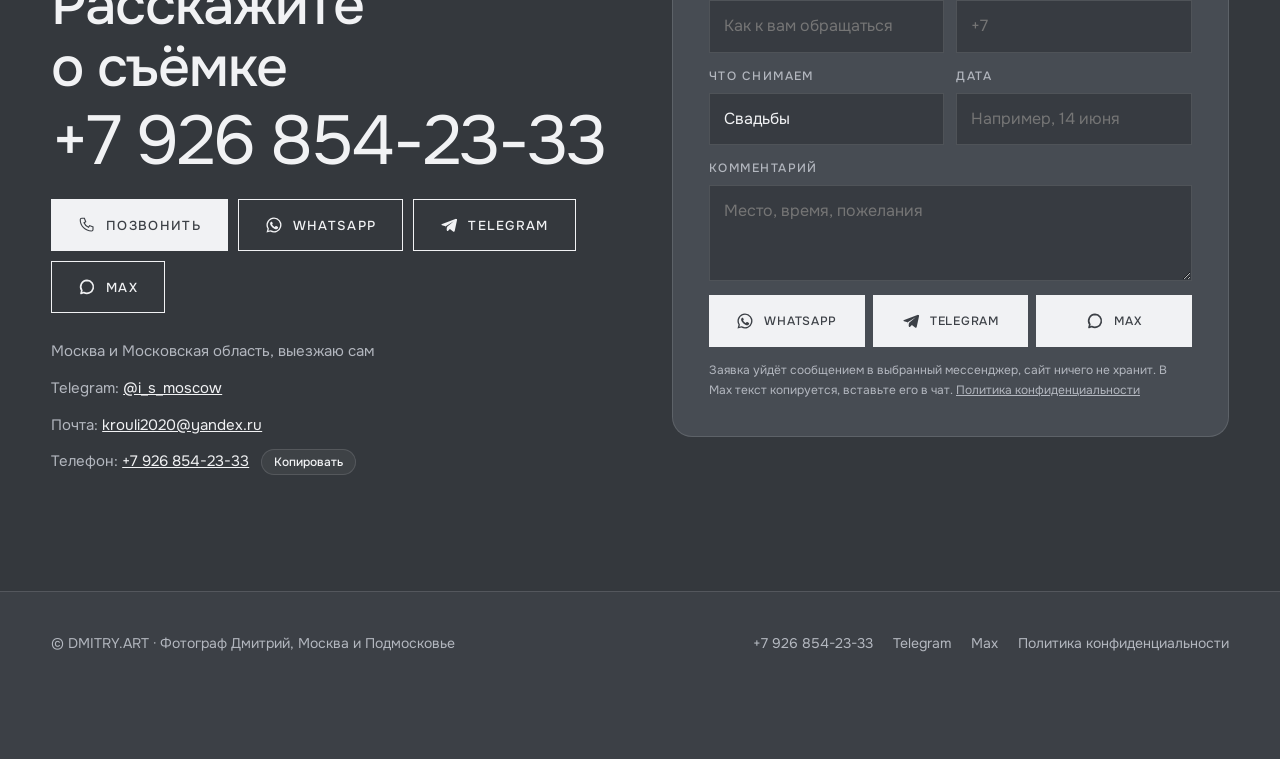
<file: detskij-fotograf.html>
<!doctype html>
<html lang="ru"><head><meta charset="utf-8"><meta name="viewport" content="width=device-width,initial-scale=1,viewport-fit=cover">
<title>Детский фотограф в Москве — праздники, студия, семья | Дмитрий</title>
<meta name="description" content="Детский фотограф в Москве: дни рождения, утренники, семейные и студийные фотосессии. Первый час 5 000 ₽, далее 3 000 ₽. Готовые фото за 3 дня.">
<link rel="canonical" href="https://fotografmoscow.ru/detskij-fotograf.html">
<meta name="theme-color" content="#3C4046">
<meta property="og:type" content="website"><meta property="og:locale" content="ru_RU"><meta property="og:site_name" content="DMITRY.ART">
<meta property="og:title" content="Детский фотограф в Москве — праздники, студия, семья | Дмитрий"><meta property="og:description" content="Детский фотограф в Москве: дни рождения, утренники, семейные и студийные фотосессии. Первый час 5 000 ₽, далее 3 000 ₽. Готовые фото за 3 дня."><meta property="og:url" content="https://fotografmoscow.ru/detskij-fotograf.html"><meta property="og:image" content="https://fotografmoscow.ru/img/detskij-fotograf-moskva-01.jpg">
<meta name="twitter:card" content="summary_large_image">
<link rel="icon" href="favicon.svg" type="image/svg+xml">
<link rel="preload" href="fonts/onest-cyrillic-wght-normal.woff2" as="font" type="font/woff2" crossorigin>
<link rel="stylesheet" href="css/style.css">
<script type="application/ld+json">{"@context":"https://schema.org","@graph":[{"@type":"Service","name":"Детский фотограф в Москве","serviceType":"Детский фотограф","description":"Детский фотограф в Москве: дни рождения, утренники, семейные и студийные фотосессии. Первый час 5 000 ₽, далее 3 000 ₽. Готовые фото за 3 дня.","url":"https://fotografmoscow.ru/detskij-fotograf.html","provider":{"@id":"https://fotografmoscow.ru/#business"},"areaServed":[{"@type":"City","name":"Москва"},{"@type":"AdministrativeArea","name":"Московская область"}],"image":"https://fotografmoscow.ru/img/detskij-fotograf-moskva-01.jpg","offers":{"@type":"Offer","price":"5000","priceCurrency":"RUB","description":"Первый час 5000 ₽, каждый следующий час 3000 ₽"}},{"@type":["LocalBusiness","ProfessionalService"],"@id":"https://fotografmoscow.ru/#business","name":"DMITRY.ART — фотограф Дмитрий в Москве","url":"https://fotografmoscow.ru/","image":"https://fotografmoscow.ru/img/svadebnyj-fotograf-moskva-01.jpg","telephone":"+79268542333","email":"krouli2020@yandex.ru","priceRange":"5000–3000 ₽/час","address":{"@type":"PostalAddress","addressLocality":"Москва","addressCountry":"RU"},"areaServed":[{"@type":"City","name":"Москва"},{"@type":"AdministrativeArea","name":"Московская область"}],"sameAs":["https://t.me/i_s_moscow","https://wa.me/79268542333","https://max.ru/u/f9LHodD0cOI7ZeKXz67Z6f0I3CiNXraTTkri54r-b8vGDxQoJ5eY6ctCnNg"]},{"@type":"BreadcrumbList","itemListElement":[{"@type":"ListItem","position":1,"name":"Главная","item":"https://fotografmoscow.ru/"},{"@type":"ListItem","position":2,"name":"Услуги","item":"https://fotografmoscow.ru/#services"},{"@type":"ListItem","position":3,"name":"Детский фотограф","item":"https://fotografmoscow.ru/detskij-fotograf.html"}]},{"@type":"FAQPage","mainEntity":[{"@type":"Question","name":"Сколько стоит детский фотограф?","acceptedAnswer":{"@type":"Answer","text":"Первый час — 5 000 ₽, каждый следующий час — 3 000 ₽. Для праздника обычно нужно 2–3 часа."}},{"@type":"Question","name":"Вы снимаете в студии или на выезде?","acceptedAnswer":{"@type":"Answer","text":"И так, и так: студийная фотосессия, съёмка дома, в детском центре, кафе или на природе."}},{"@type":"Question","name":"Как заставить ребёнка не бояться фотографа?","acceptedAnswer":{"@type":"Answer","text":"Не заставлять. Я начинаю с игры, даю ребёнку время освоиться и снимаю в процессе, а не по команде."}},{"@type":"Question","name":"Когда будут готовы фото?","acceptedAnswer":{"@type":"Answer","text":"В течение трёх дней после съёмки."}}]}]}</script>
</head><body>
<div id="pre" aria-hidden="true"><div class="pl"><svg viewBox="0 0 40 40"><path class="c" d="M3 13V3h10M27 3h10v10M37 27v10H27M13 37H3V27" pathLength="40"/><rect class="d" x="15" y="15" width="10" height="10"/></svg><b>Dmitry Art</b></div></div>
<script>(function(m,e,t,r,i,k,a){m[i]=m[i]||function(){(m[i].a=m[i].a||[]).push(arguments)};m[i].l=1*new Date();for(var j=0;j<document.scripts.length;j++){if(document.scripts[j].src===r){return}}k=e.createElement(t),a=e.getElementsByTagName(t)[0],k.async=1,k.src=r,a.parentNode.insertBefore(k,a)})(window,document,'script','https://mc.yandex.ru/metrika/tag.js?id=113881875','ym');ym(113881875,'init',{ssr:true,webvisor:true,clickmap:true,ecommerce:"dataLayer",referrer:document.referrer,url:location.href,accurateTrackBounce:true,trackLinks:true});</script>
<noscript><div><img src="https://mc.yandex.ru/watch/113881875" style="position:absolute;left:-9999px" alt=""></div></noscript>
<svg width="0" height="0" style="position:absolute" aria-hidden="true"><defs>
<symbol id="i-phone" viewBox="0 0 24 24"><path fill="none" stroke="currentColor" stroke-width="1.5" d="M5 3h3.5l1.8 4.6-2.3 1.5a11 11 0 0 0 6 6l1.5-2.3L20 14.6V18a2 2 0 0 1-2 2A15 15 0 0 1 3 5a2 2 0 0 1 2-2z"/></symbol>
<symbol id="i-wa" viewBox="0 0 24 24"><path fill="currentColor" d="M12 2a10 10 0 0 0-8.6 15.1L2 22l5-1.3A10 10 0 1 0 12 2zm0 18.2a8.2 8.2 0 0 1-4.2-1.1l-.3-.2-3 .8.8-2.9-.2-.3A8.2 8.2 0 1 1 12 20.2zm4.5-6.1c-.2-.1-1.5-.7-1.7-.8-.2-.1-.4-.1-.6.1l-.8 1c-.1.2-.3.2-.5.1a6.7 6.7 0 0 1-3.3-2.9c-.3-.4.2-.4.7-1.3.1-.2 0-.3 0-.4l-.8-1.8c-.2-.5-.4-.4-.6-.4h-.5a1 1 0 0 0-.7.3 3 3 0 0 0-.9 2.2 5.2 5.2 0 0 0 1.1 2.7 11.8 11.8 0 0 0 4.5 4c1.7.7 2.3.8 3.2.6.5-.1 1.5-.6 1.7-1.2.2-.6.2-1.1.2-1.2-.1-.1-.2-.2-.5-.3z"/></symbol>
<symbol id="i-tg" viewBox="0 0 24 24"><path fill="currentColor" d="M21.4 3.6 2.9 10.7c-1.3.5-1.2 1.2-.2 1.5l4.7 1.5 1.8 5.6c.2.6.4.8.8.8s.6-.2.9-.5l2.3-2.2 4.7 3.5c.9.5 1.5.2 1.7-.8l3.1-14.6c.3-1.3-.5-1.9-1.3-1.5zM9.5 14.3l-.4 4-1.4-4.6 10.6-6.7-8.8 7.3z"/></symbol>
<symbol id="i-max" viewBox="0 0 24 24"><path fill="none" stroke="currentColor" stroke-width="2.2" stroke-linejoin="round" d="M12 3.2a8.6 8.6 0 1 1-4.3 16.1L4 20.6l1.1-3.9A8.6 8.6 0 0 1 12 3.2z"/></symbol>
<symbol id="i-arr" viewBox="0 0 24 24"><path fill="none" stroke="currentColor" stroke-width="1.5" d="M4 12h16m-6-6 6 6-6 6"/></symbol>
<symbol id="i-arl" viewBox="0 0 24 24"><path fill="none" stroke="currentColor" stroke-width="1.5" d="M20 12H4m6-6-6 6 6 6"/></symbol>
<symbol id="i-cam" viewBox="0 0 24 24"><path fill="none" stroke="currentColor" stroke-width="1.5" d="M4 8h3l1.5-2h7L17 8h3v11H4zM12 17a3.5 3.5 0 1 0 0-7 3.5 3.5 0 0 0 0 7z"/></symbol>
<symbol id="i-flash" viewBox="0 0 24 24"><path fill="none" stroke="currentColor" stroke-width="1.5" stroke-linejoin="round" d="M13 2 5 13h6l-1 9 8-11h-6z"/></symbol>
<symbol id="i-clock" viewBox="0 0 24 24"><path fill="none" stroke="currentColor" stroke-width="1.5" d="M12 21a9 9 0 1 0 0-18 9 9 0 0 0 0 18zm0-14v5l3 2"/></symbol>
<symbol id="i-pin" viewBox="0 0 24 24"><path fill="none" stroke="currentColor" stroke-width="1.5" d="M12 21s-7-6.2-7-11a7 7 0 1 1 14 0c0 4.8-7 11-7 11zm0-8.5a2.5 2.5 0 1 0 0-5 2.5 2.5 0 0 0 0 5z"/></symbol>
</defs></svg>
<header class="hdr"><div class="wrap">
<a class="logo" href="./" aria-label="Dmitry Art, на главную"><svg viewBox="0 0 40 40" aria-hidden="true"><path fill="none" stroke="currentColor" stroke-width="2" d="M3 13V3h10M27 3h10v10M37 27v10H27M13 37H3V27"/><rect x="15" y="15" width="10" height="10" fill="#AEB8FF"/></svg><span>DMITRY<i>.ART</i></span></a>
<nav class="nav" aria-label="Основное меню"><a href="./#services">Услуги</a><a href="./#portfolio">Портфолио</a><a href="./#prices">Цены</a><a href="./#journal">Журнал</a><a href="./#contact">Контакты</a></nav>
<div class="hdr-r"><a class="hdr-tel" href="tel:+79268542333">+7 926 854-23-33</a><button class="burger" aria-label="Меню" aria-expanded="false"><i></i></button></div>
</div></header>
<div class="menu" aria-label="Меню">
<a href="./#services">Услуги</a><a href="./#portfolio">Портфолио</a><a href="./#prices">Цены</a><a href="./#journal">Журнал</a><a href="./#contact">Контакты</a>
<div class="m-c"><a class="big" href="tel:+79268542333">+7 926 854-23-33</a><a href="https://wa.me/79268542333" target="_blank" rel="noopener">WhatsApp</a><a href="https://t.me/i_s_moscow" target="_blank" rel="noopener">Telegram @i_s_moscow</a><a href="https://max.ru/u/f9LHodD0cOI7ZeKXz67Z6f0I3CiNXraTTkri54r-b8vGDxQoJ5eY6ctCnNg" target="_blank" rel="noopener">Max</a></div>
</div>
<section class="ph-hero t-butter"><div class="wrap"><nav class="crumbs" aria-label="Хлебные крошки"><a href="./">Главная</a><span>/</span><a href="./#services">Услуги</a><span>/</span><span>Детский фотограф</span></nav>
<div class="ph-g"><div><h1>Детский фотограф в Москве</h1><p class="lead">Дети не умеют позировать, и это хорошо: настоящие эмоции получаются в игре. Снимаю дни рождения, утренники, студийные и семейные фотосессии в Москве и Подмосковье.</p>
<div class="ph-chip"><span><b>5 000 ₽</b> первый час</span><span><b>3 000 ₽</b> каждый следующий</span><span><b>3 дня</b> до готовых фото</span></div>
<div class="hero-b"><a class="btn" href="#contact">Заказать съёмку</a><a class="btn ghost" href="https://wa.me/79268542333" target="_blank" rel="noopener"><svg><use href="#i-wa"/></svg>WhatsApp</a></div></div>
<div class="ph-img"><img src="img/detskij-fotograf-moskva-02.jpg" alt="Детский фотограф в Москве" width="800" height="800" fetchpriority="high"></div></div></div></section><section class="sec"><div class="wrap"><div class="rv" style="margin-bottom:28px"><div class="eyebrow">Примеры работ</div><h2 class="h2">Дети: портфолио</h2></div><div class="gal" data-gal><a class="gi" data-g="deti" href="img/detskij-fotograf-moskva-01.jpg"><img src="img/detskij-fotograf-moskva-01-s.jpg" width="1067" height="1600" alt="Детский фотограф в Москве, фото 1" loading="lazy" decoding="async"></a><a class="gi" data-g="deti" href="img/detskij-fotograf-moskva-02.jpg"><img src="img/detskij-fotograf-moskva-02-s.jpg" width="1067" height="1600" alt="Детский фотограф в Москве, фото 2" loading="lazy" decoding="async"></a><a class="gi" data-g="deti" href="img/detskij-fotograf-moskva-03.jpg"><img src="img/detskij-fotograf-moskva-03-s.jpg" width="1067" height="1600" alt="Детский фотограф в Москве, фото 3" loading="lazy" decoding="async"></a><a class="gi" data-g="deti" href="img/detskij-fotograf-moskva-04.jpg"><img src="img/detskij-fotograf-moskva-04-s.jpg" width="1067" height="1600" alt="Детский фотограф в Москве, фото 4" loading="lazy" decoding="async"></a><a class="gi" data-g="deti" href="img/detskij-fotograf-moskva-05.jpg"><img src="img/detskij-fotograf-moskva-05-s.jpg" width="1200" height="1600" alt="Детский фотограф в Москве, фото 5" loading="lazy" decoding="async"></a><a class="gi" data-g="deti" href="img/detskij-fotograf-moskva-06.jpg"><img src="img/detskij-fotograf-moskva-06-s.jpg" width="1200" height="1600" alt="Детский фотограф в Москве, фото 6" loading="lazy" decoding="async"></a><a class="gi" data-g="deti" href="img/detskij-fotograf-moskva-07.jpg"><img src="img/detskij-fotograf-moskva-07-s.jpg" width="1200" height="1600" alt="Детский фотограф в Москве, фото 7" loading="lazy" decoding="async"></a><a class="gi" data-g="deti" href="img/detskij-fotograf-moskva-08.jpg"><img src="img/detskij-fotograf-moskva-08-s.jpg" width="1200" height="1600" alt="Детский фотограф в Москве, фото 8" loading="lazy" decoding="async"></a><a class="gi" data-g="deti" href="img/detskij-fotograf-moskva-09.jpg"><img src="img/detskij-fotograf-moskva-09-s.jpg" width="1200" height="1600" alt="Детский фотограф в Москве, фото 9" loading="lazy" decoding="async"></a><a class="gi" data-g="deti" href="img/detskij-fotograf-moskva-10.jpg"><img src="img/detskij-fotograf-moskva-10-s.jpg" width="1200" height="1600" alt="Детский фотограф в Москве, фото 10" loading="lazy" decoding="async"></a><a class="gi" data-g="deti" href="img/detskij-fotograf-moskva-11.jpg"><img src="img/detskij-fotograf-moskva-11-s.jpg" width="1068" height="1600" alt="Детский фотограф в Москве, фото 11" loading="lazy" decoding="async"></a><a class="gi" data-g="deti" href="img/detskij-fotograf-moskva-12.jpg"><img src="img/detskij-fotograf-moskva-12-s.jpg" width="1068" height="1600" alt="Детский фотограф в Москве, фото 12" loading="lazy" decoding="async"></a></div></div></section><section class="sec pf" id="article"><div class="wrap"><article class="art"><h2>Детский фотограф: как снимать детей без стресса</h2><p>Хорошая детская фотосъёмка начинается не с камеры, а с контакта. Ребёнок должен чувствовать себя спокойно, поэтому я не заставляю позировать, а включаюсь в игру: даю задания, смешу, жду, когда малыш забудет про фотографа. Именно в такие минуты появляются самые живые кадры.</p><p>Я снимаю детей разного возраста: от новорождённых и годовалых малышей до дошкольников и школьников. Работаю как в студии, так и на выезде: дома, в детском центре, в кафе, в парке.</p><h2>Какие съёмки доступны</h2><ul><li>Детский день рождения: аниматоры, торт, гости, подарки, групповые кадры.</li><li>Праздники и утренники в садике или школе.</li><li>Студийная фотосессия малыша: «Первый годик», с шарами, цветами, тематическим декором.</li><li>Семейная фотосессия с родителями, братьями и сёстрами.</li><li>Прогулка с детьми на природе в тёплое время года.</li></ul><h2>Как подготовиться к съёмке</h2><p>Выберите время, когда ребёнок бодр и сыт: после дневного сна или утром. Возьмите любимую игрушку или угощение для паузы. Одежду лучше подобрать однотонную, без крупных надписей и ярких логотипов, а на праздник можно надеть то, в чём ребёнку удобно двигаться.</p><p>Не торопите ребёнка и не просите улыбаться: пусть он занимается своим делом. Фотограф снимает момент, а не позу.</p><h2>Стоимость и сроки</h2><p>Первый час съёмки — 5 000 ₽, каждый следующий — 3 000 ₽. Для детского дня рождения обычно хватает 2–3 часов, для студийной фотосессии — 1–2 часов. Готовые обработанные фотографии отправляю в течение трёх дней по ссылке.</p></article></div></section><section class="sec"><div class="wrap" style="max-width:920px"><div class="rv" style="margin-bottom:28px"><div class="eyebrow">Вопросы</div><h2 class="h2">Вопросы и ответы</h2></div><div class="faq"><details><summary>Сколько стоит детский фотограф?</summary><p>Первый час — 5 000 ₽, каждый следующий час — 3 000 ₽. Для праздника обычно нужно 2–3 часа.</p></details><details><summary>Вы снимаете в студии или на выезде?</summary><p>И так, и так: студийная фотосессия, съёмка дома, в детском центре, кафе или на природе.</p></details><details><summary>Как заставить ребёнка не бояться фотографа?</summary><p>Не заставлять. Я начинаю с игры, даю ребёнку время освоиться и снимаю в процессе, а не по команде.</p></details><details><summary>Когда будут готовы фото?</summary><p>В течение трёх дней после съёмки.</p></details></div></div></section><section class="sec" style="padding-top:0"><div class="wrap"><div class="eyebrow">Другие съёмки</div><div class="rel"><a class="t-blush" href="svadebnyj-fotograf.html">Свадебный фотограф<svg><use href="#i-arr"/></svg></a><a class="t-sky" href="fotograf-na-kreshhenie.html">Фотограф на крещение<svg><use href="#i-arr"/></svg></a><a class="t-lav" href="fotograf-na-vypusknoj.html">Фотограф на выпускной<svg><use href="#i-arr"/></svg></a><a class="t-sky" href="avtofotograf.html">Автофотограф<svg><use href="#i-arr"/></svg></a><a class="t-lav" href="motofotograf.html">Мотофотограф<svg><use href="#i-arr"/></svg></a><a class="t-sage" href="fotosemka-nedvizhimosti.html">Фотосъёмка недвижимости<svg><use href="#i-arr"/></svg></a><a class="t-butter" href="predmetnaya-fotosemka.html">Предметная съёмка<svg><use href="#i-arr"/></svg></a><a class="t-blush" href="fotosessiya-zhivotnyh.html">Фотосессия животных<svg><use href="#i-arr"/></svg></a></div></div></section><section class="sec ct" id="contact"><div class="wrap ct-g">
<div class="rv"><div class="eyebrow">Контакты</div><h2 class="h2">Расскажите о съёмке</h2>
<a class="big-tel" href="tel:+79268542333">+7 926 854-23-33</a>
<div class="ct-btns"><a class="btn" href="tel:+79268542333"><svg><use href="#i-phone"/></svg>Позвонить</a><a class="btn ghost" href="https://wa.me/79268542333" target="_blank" rel="noopener"><svg><use href="#i-wa"/></svg>WhatsApp</a><a class="btn ghost" href="https://t.me/i_s_moscow" target="_blank" rel="noopener"><svg><use href="#i-tg"/></svg>Telegram</a><a class="btn ghost" href="https://max.ru/u/f9LHodD0cOI7ZeKXz67Z6f0I3CiNXraTTkri54r-b8vGDxQoJ5eY6ctCnNg" target="_blank" rel="noopener"><svg><use href="#i-max"/></svg>Max</a></div>
<div class="ct-list"><div>Москва и Московская область, выезжаю сам</div><div>Telegram: <a href="https://t.me/i_s_moscow" target="_blank" rel="noopener">@i_s_moscow</a></div><div>Почта: <a href="mailto:krouli2020@yandex.ru">krouli2020@yandex.ru</a></div><div>Телефон: <a href="tel:+79268542333">+7 926 854-23-33</a> <button class="chip" type="button" data-copy="+79268542333" style="margin-left:8px;padding:6px 12px;font-size:12px">Копировать</button></div></div></div>
<form class="form rv" id="form" novalidate aria-label="Заявка на съёмку">
<div class="row"><label>Имя<input name="name" autocomplete="name" placeholder="Как к вам обращаться"></label><label>Телефон<input name="tel" type="tel" autocomplete="tel" placeholder="+7"></label></div>
<div class="row"><label>Что снимаем<select name="genre"><option>Свадьбы</option><option>Крещение</option><option>Дети</option><option>Выпускной</option><option>Автомобили</option><option>Мотоциклы</option><option>Недвижимость</option><option>Предметная</option><option>Животные</option><option>Другое</option></select></label><label>Дата<input name="date" placeholder="Например, 14 июня"></label></div>
<label>Комментарий<textarea name="msg" placeholder="Место, время, пожелания"></textarea></label>
<div class="f-btns"><a class="btn" id="sWa" href="https://wa.me/79268542333" target="_blank" rel="noopener"><svg><use href="#i-wa"/></svg>WhatsApp</a><a class="btn" id="sTg" href="https://t.me/i_s_moscow" target="_blank" rel="noopener"><svg><use href="#i-tg"/></svg>Telegram</a><a class="btn" id="sMx" href="https://max.ru/u/f9LHodD0cOI7ZeKXz67Z6f0I3CiNXraTTkri54r-b8vGDxQoJ5eY6ctCnNg" target="_blank" rel="noopener"><svg><use href="#i-max"/></svg>Max</a></div>
<p class="f-note">Заявка уйдёт сообщением в выбранный мессенджер, сайт ничего не хранит. В Max текст копируется, вставьте его в чат. <a href="privacy.html">Политика конфиденциальности</a></p></form></div></section>
<footer class="ftr"><div class="wrap"><div>© DMITRY.ART · Фотограф Дмитрий, Москва и Подмосковье</div>
<nav aria-label="Ссылки"><a href="tel:+79268542333">+7 926 854-23-33</a><a href="https://t.me/i_s_moscow" target="_blank" rel="noopener">Telegram</a><a href="https://max.ru/u/f9LHodD0cOI7ZeKXz67Z6f0I3CiNXraTTkri54r-b8vGDxQoJ5eY6ctCnNg" target="_blank" rel="noopener">Max</a><a href="privacy.html">Политика конфиденциальности</a></nav></div></footer>
<nav class="mbar" aria-label="Связаться"><a href="tel:+79268542333"><svg><use href="#i-phone"/></svg>Звонок</a><a class="wa" href="https://wa.me/79268542333" target="_blank" rel="noopener"><svg><use href="#i-wa"/></svg>WhatsApp</a><a href="https://t.me/i_s_moscow" target="_blank" rel="noopener"><svg><use href="#i-tg"/></svg>Telegram</a><a href="https://max.ru/u/f9LHodD0cOI7ZeKXz67Z6f0I3CiNXraTTkri54r-b8vGDxQoJ5eY6ctCnNg" target="_blank" rel="noopener"><svg><use href="#i-max"/></svg>Max</a></nav>
<div class="lb" id="lb" role="dialog" aria-modal="true" aria-label="Просмотр фото"><div class="lb-t"><span class="lb-cnt"></span><button class="lb-x" aria-label="Закрыть">×</button></div>
<div class="lb-st"><button class="lb-n p" aria-label="Назад"><svg><use href="#i-arl"/></svg></button><img alt=""><button class="lb-n n" aria-label="Вперёд"><svg><use href="#i-arr"/></svg></button></div><div class="lb-c"></div></div>
<script src="js/site.js" defer></script>
</body></html>
</file>
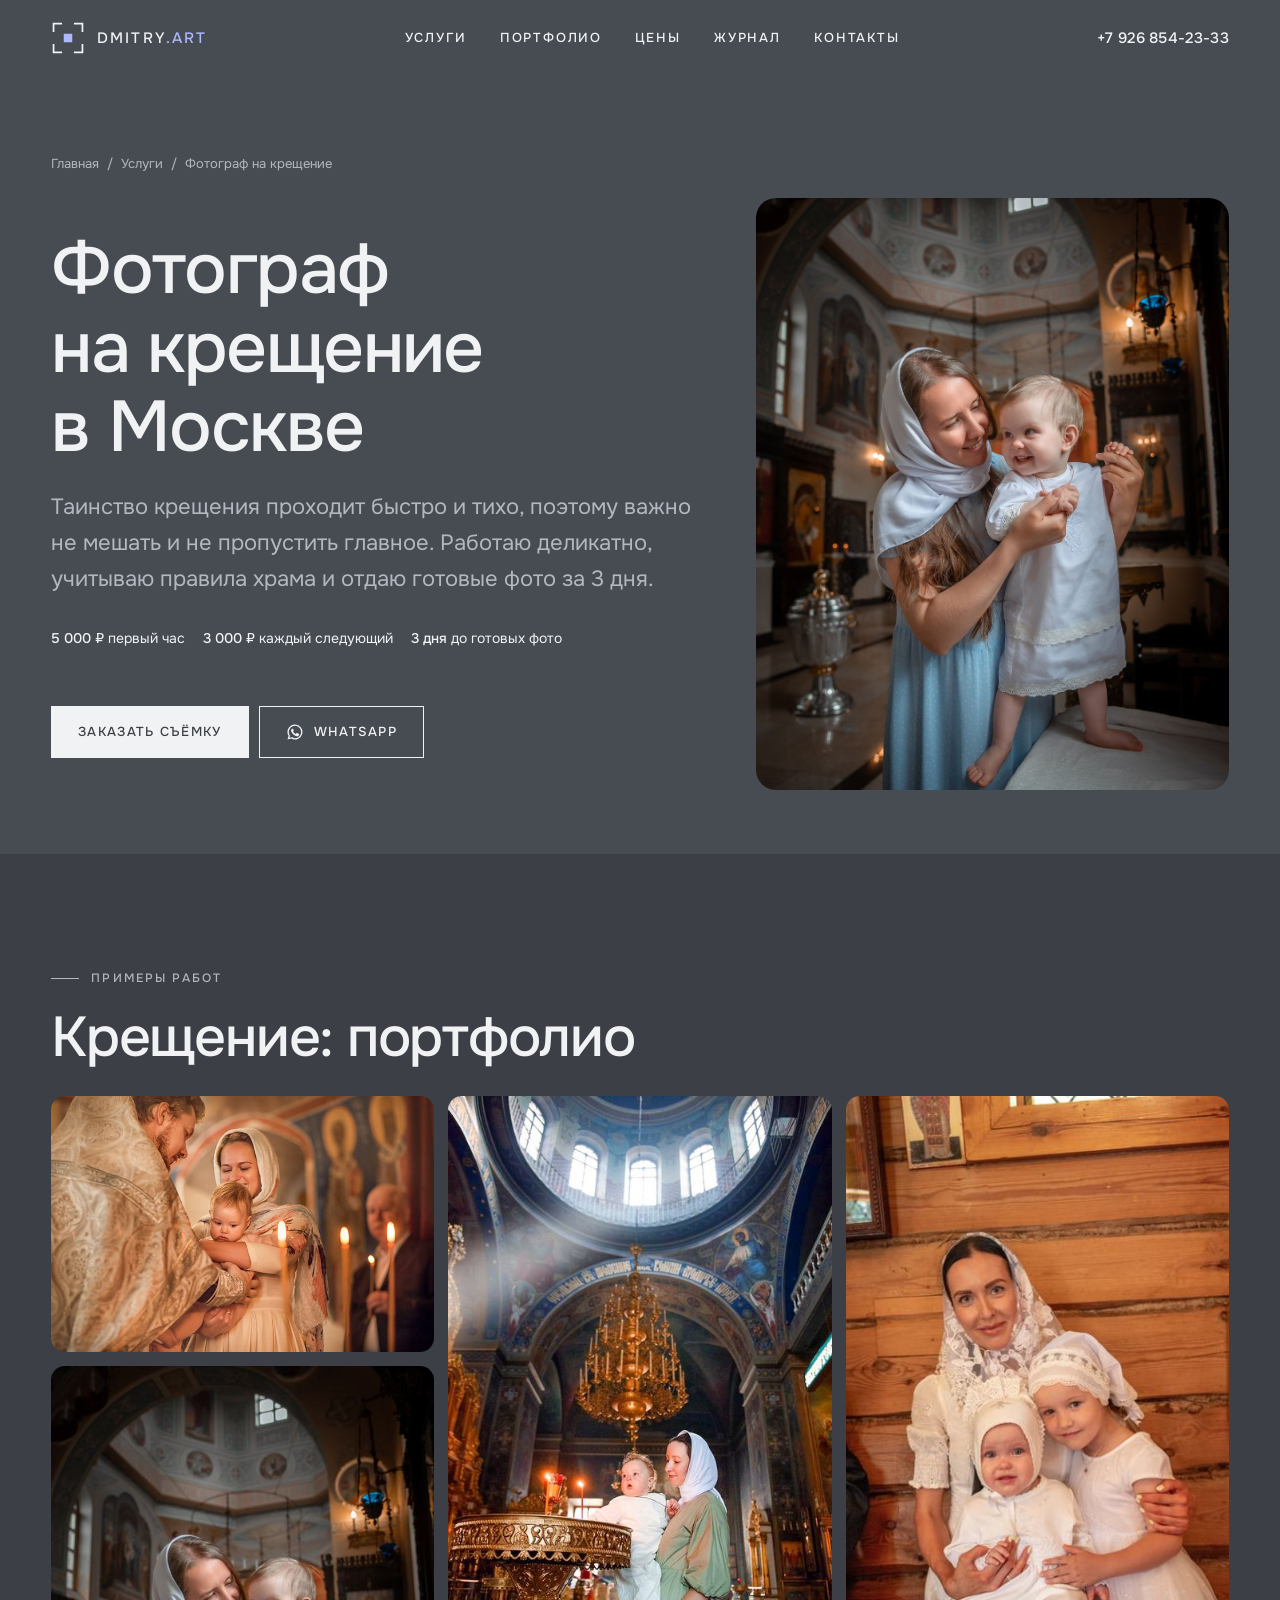
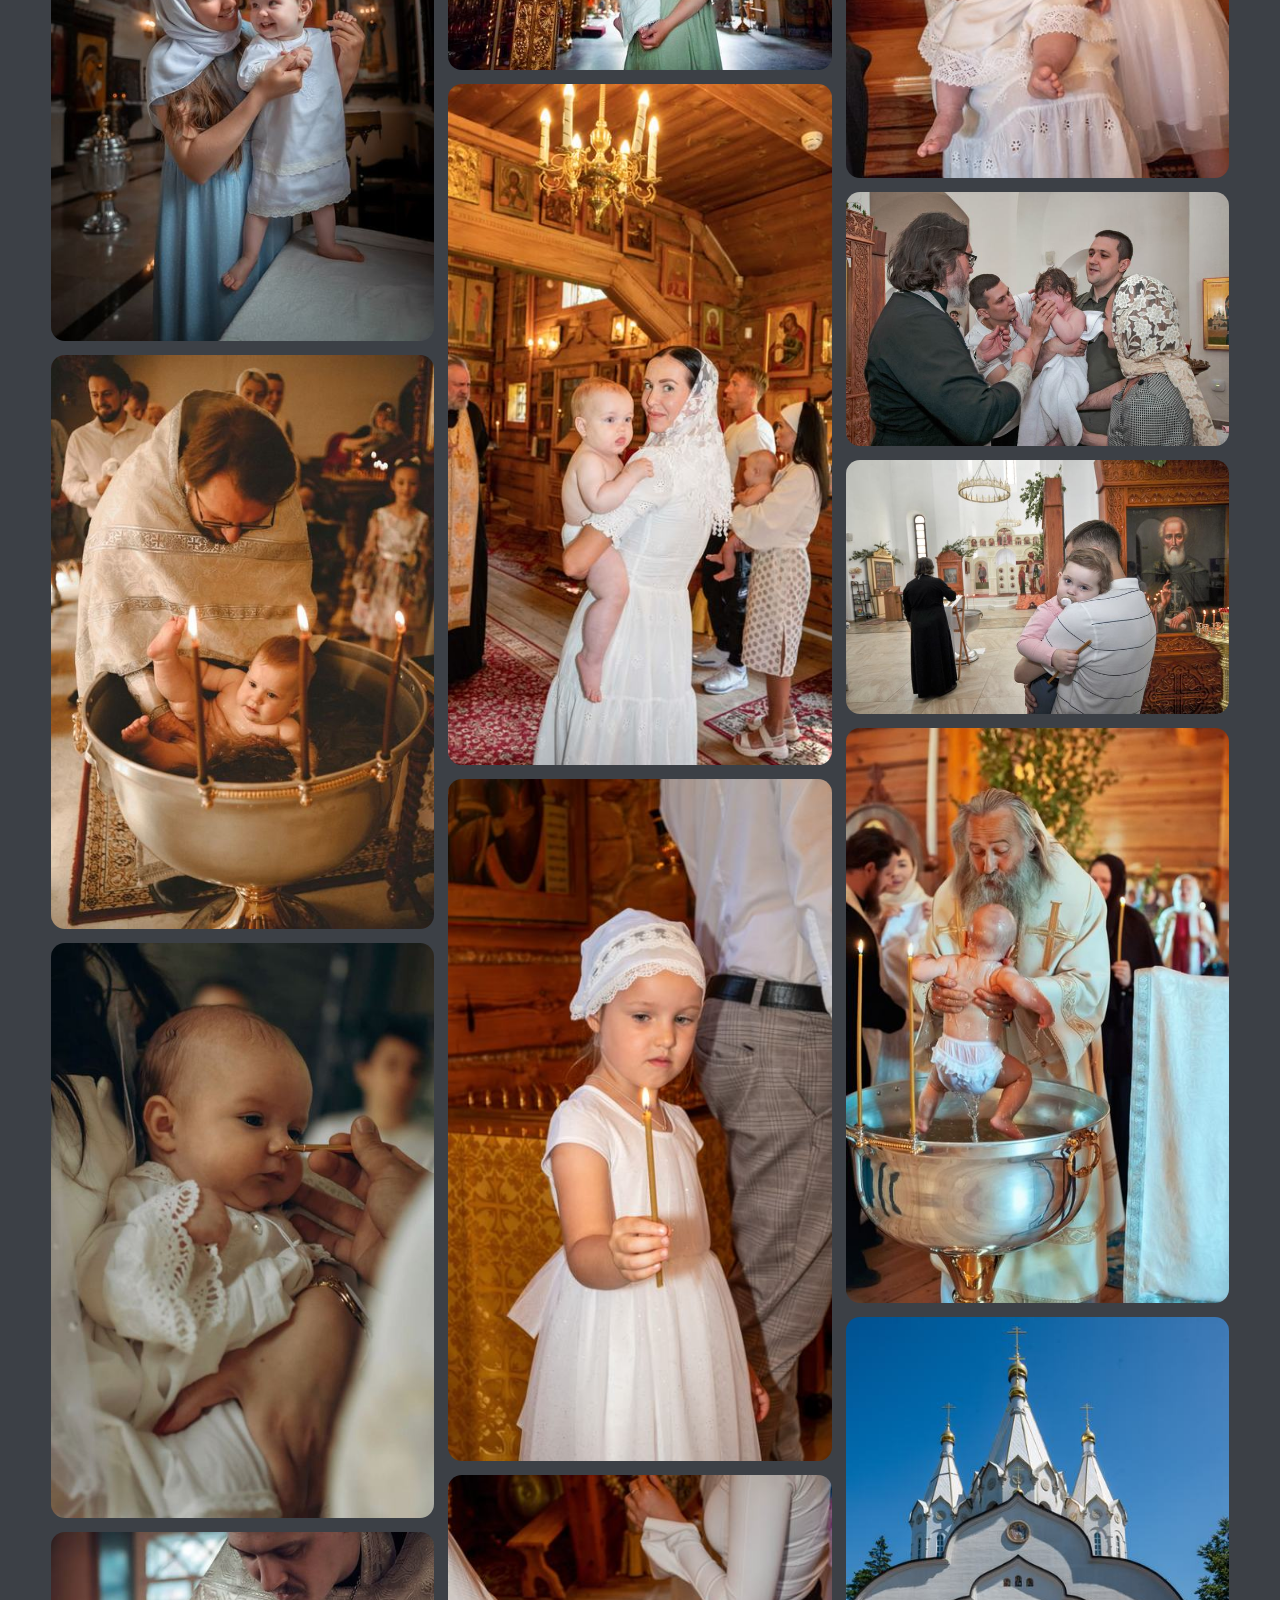
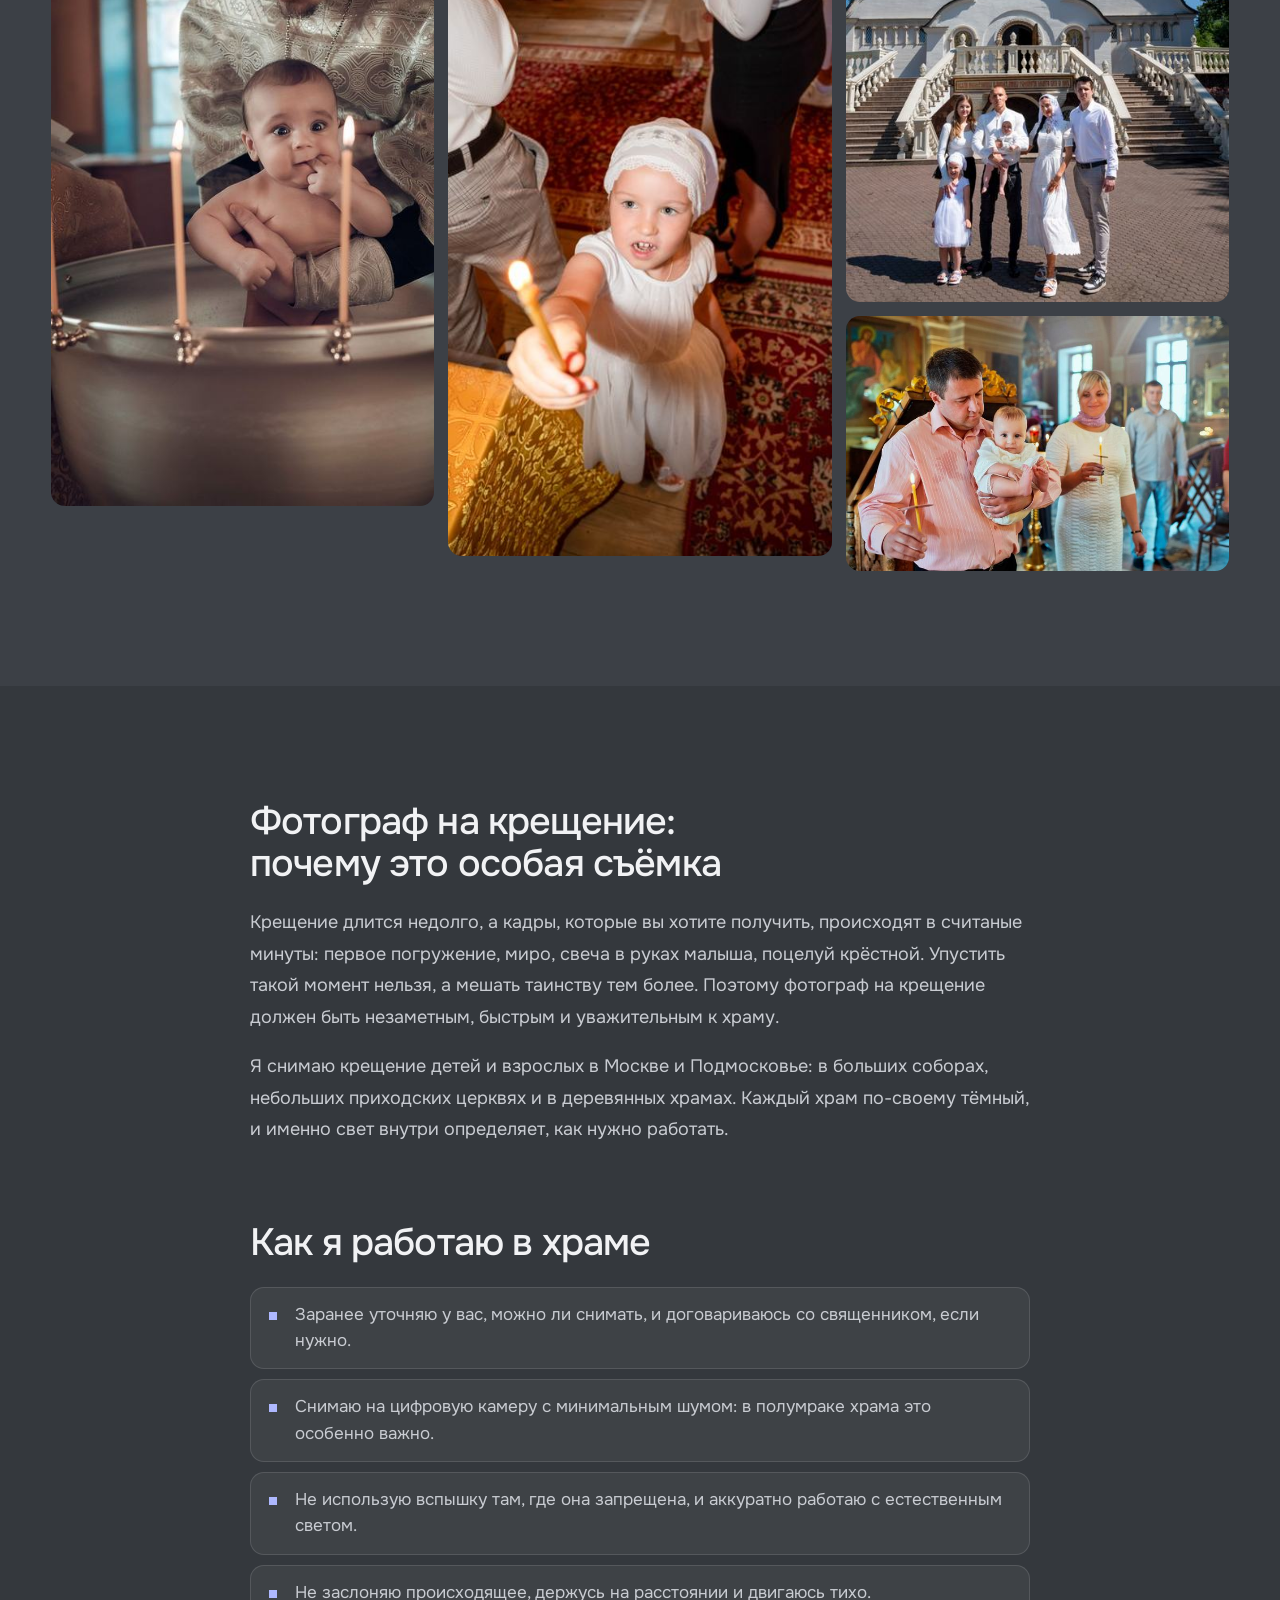
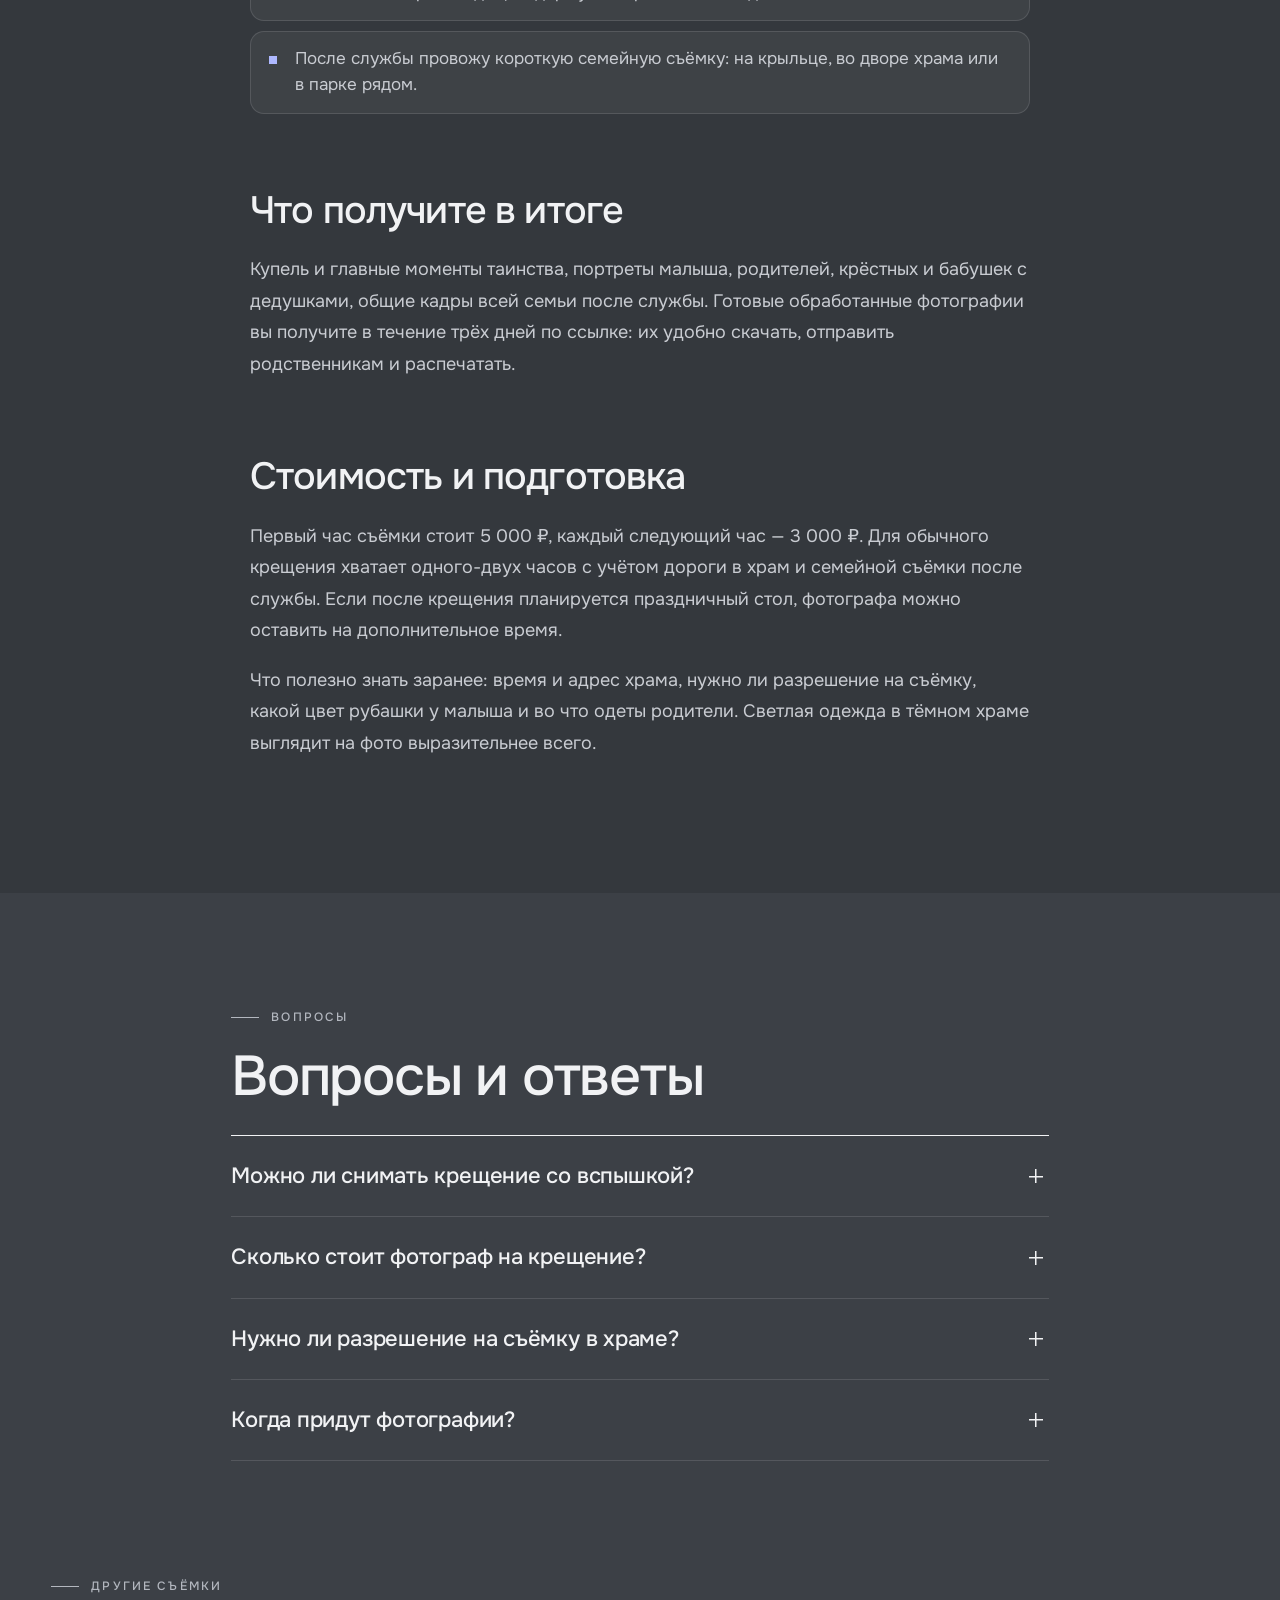
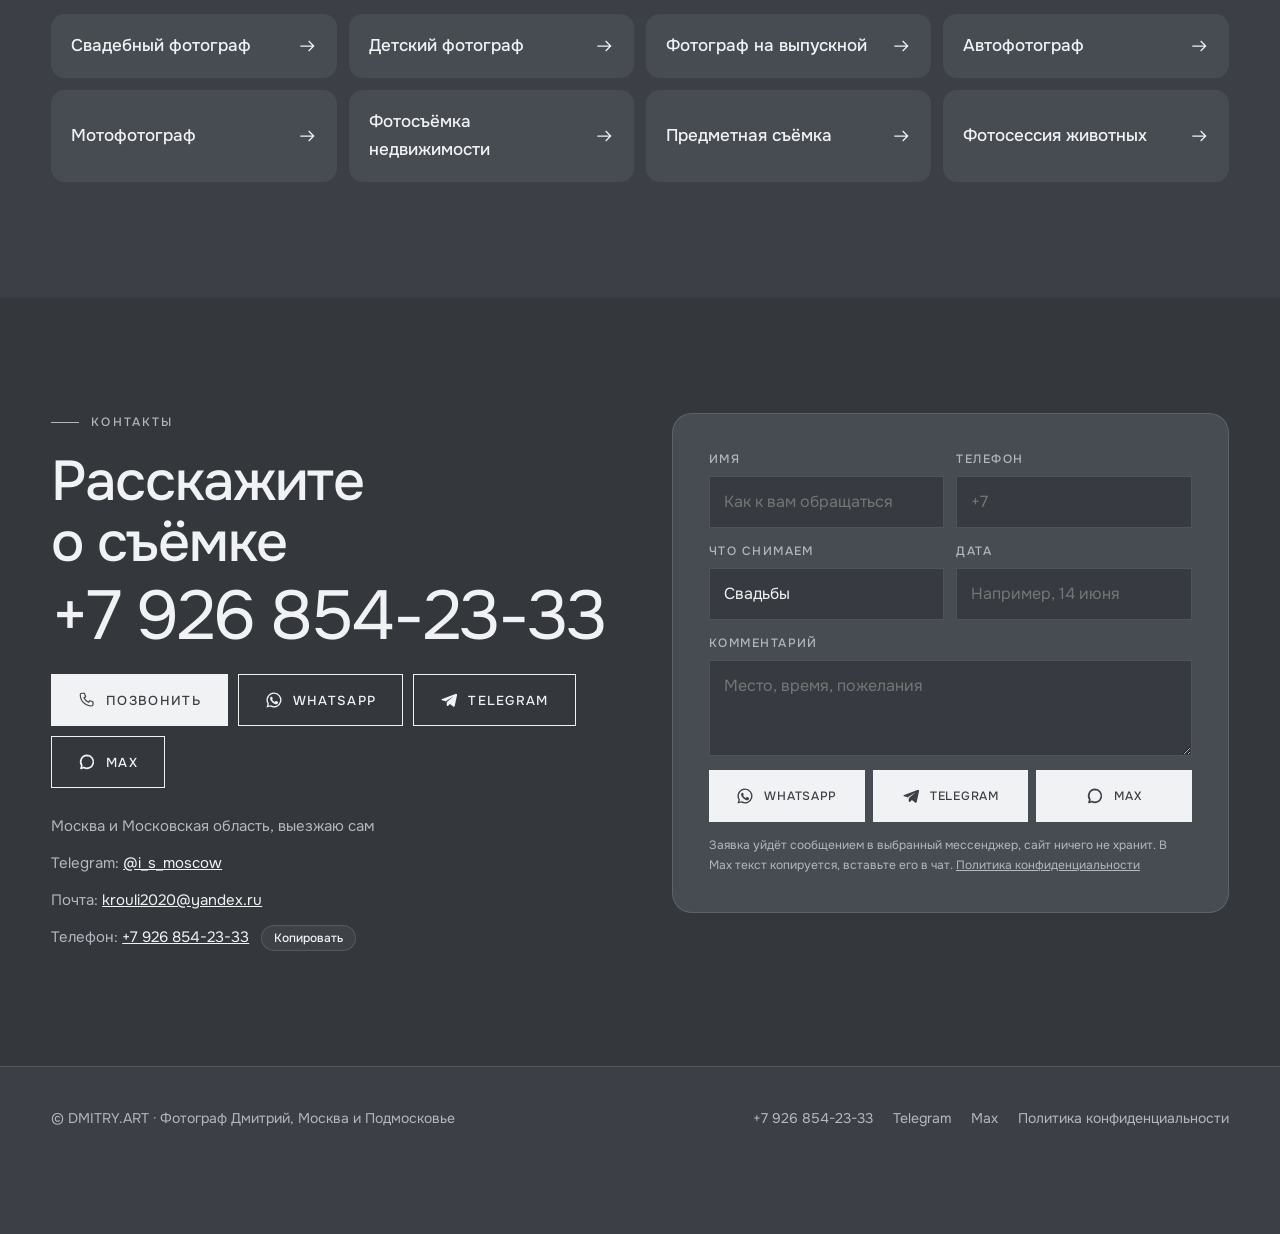
<file: fotograf-na-kreshhenie.html>
<!doctype html>
<html lang="ru"><head><meta charset="utf-8"><meta name="viewport" content="width=device-width,initial-scale=1,viewport-fit=cover">
<title>Фотограф на крещение в Москве — от 5 000 ₽ | Дмитрий</title>
<meta name="description" content="Фотограф на крещение ребёнка в Москве и области: тихая съёмка в храме, без лишней суеты. Первый час 5 000 ₽, далее 3 000 ₽/час. Фото за 3 дня.">
<link rel="canonical" href="https://fotografmoscow.ru/fotograf-na-kreshhenie.html">
<meta name="theme-color" content="#3C4046">
<meta property="og:type" content="website"><meta property="og:locale" content="ru_RU"><meta property="og:site_name" content="DMITRY.ART">
<meta property="og:title" content="Фотограф на крещение в Москве — от 5 000 ₽ | Дмитрий"><meta property="og:description" content="Фотограф на крещение ребёнка в Москве и области: тихая съёмка в храме, без лишней суеты. Первый час 5 000 ₽, далее 3 000 ₽/час. Фото за 3 дня."><meta property="og:url" content="https://fotografmoscow.ru/fotograf-na-kreshhenie.html"><meta property="og:image" content="https://fotografmoscow.ru/img/kreshchenie-fotograf-moskva-01.jpg">
<meta name="twitter:card" content="summary_large_image">
<link rel="icon" href="favicon.svg" type="image/svg+xml">
<link rel="preload" href="fonts/onest-cyrillic-wght-normal.woff2" as="font" type="font/woff2" crossorigin>
<link rel="stylesheet" href="css/style.css">
<script type="application/ld+json">{"@context":"https://schema.org","@graph":[{"@type":"Service","name":"Фотограф на крещение в Москве","serviceType":"Фотограф на крещение","description":"Фотограф на крещение ребёнка в Москве и области: тихая съёмка в храме, без лишней суеты. Первый час 5 000 ₽, далее 3 000 ₽/час. Фото за 3 дня.","url":"https://fotografmoscow.ru/fotograf-na-kreshhenie.html","provider":{"@id":"https://fotografmoscow.ru/#business"},"areaServed":[{"@type":"City","name":"Москва"},{"@type":"AdministrativeArea","name":"Московская область"}],"image":"https://fotografmoscow.ru/img/kreshchenie-fotograf-moskva-01.jpg","offers":{"@type":"Offer","price":"5000","priceCurrency":"RUB","description":"Первый час 5000 ₽, каждый следующий час 3000 ₽"}},{"@type":["LocalBusiness","ProfessionalService"],"@id":"https://fotografmoscow.ru/#business","name":"DMITRY.ART — фотограф Дмитрий в Москве","url":"https://fotografmoscow.ru/","image":"https://fotografmoscow.ru/img/svadebnyj-fotograf-moskva-01.jpg","telephone":"+79268542333","email":"krouli2020@yandex.ru","priceRange":"5000–3000 ₽/час","address":{"@type":"PostalAddress","addressLocality":"Москва","addressCountry":"RU"},"areaServed":[{"@type":"City","name":"Москва"},{"@type":"AdministrativeArea","name":"Московская область"}],"sameAs":["https://t.me/i_s_moscow","https://wa.me/79268542333","https://max.ru/u/f9LHodD0cOI7ZeKXz67Z6f0I3CiNXraTTkri54r-b8vGDxQoJ5eY6ctCnNg"]},{"@type":"BreadcrumbList","itemListElement":[{"@type":"ListItem","position":1,"name":"Главная","item":"https://fotografmoscow.ru/"},{"@type":"ListItem","position":2,"name":"Услуги","item":"https://fotografmoscow.ru/#services"},{"@type":"ListItem","position":3,"name":"Фотограф на крещение","item":"https://fotografmoscow.ru/fotograf-na-kreshhenie.html"}]},{"@type":"FAQPage","mainEntity":[{"@type":"Question","name":"Можно ли снимать крещение со вспышкой?","acceptedAnswer":{"@type":"Answer","text":"В большинстве храмов вспышку использовать не принято, поэтому работаю на естественном свете и чувствительной камере. Вне храма использую выносную вспышку при необходимости."}},{"@type":"Question","name":"Сколько стоит фотограф на крещение?","acceptedAnswer":{"@type":"Answer","text":"Первый час — 5 000 ₽, каждый следующий — 3 000 ₽. Обычно на крещение хватает одного-двух часов."}},{"@type":"Question","name":"Нужно ли разрешение на съёмку в храме?","acceptedAnswer":{"@type":"Answer","text":"Правила зависят от храма. Мы заранее уточняем, можно ли снимать, и при необходимости согласовываем это со священником."}},{"@type":"Question","name":"Когда придут фотографии?","acceptedAnswer":{"@type":"Answer","text":"Готовые обработанные фотографии отправляю в течение трёх дней."}}]}]}</script>
</head><body>
<div id="pre" aria-hidden="true"><div class="pl"><svg viewBox="0 0 40 40"><path class="c" d="M3 13V3h10M27 3h10v10M37 27v10H27M13 37H3V27" pathLength="40"/><rect class="d" x="15" y="15" width="10" height="10"/></svg><b>Dmitry Art</b></div></div>
<script>(function(m,e,t,r,i,k,a){m[i]=m[i]||function(){(m[i].a=m[i].a||[]).push(arguments)};m[i].l=1*new Date();for(var j=0;j<document.scripts.length;j++){if(document.scripts[j].src===r){return}}k=e.createElement(t),a=e.getElementsByTagName(t)[0],k.async=1,k.src=r,a.parentNode.insertBefore(k,a)})(window,document,'script','https://mc.yandex.ru/metrika/tag.js?id=113881875','ym');ym(113881875,'init',{ssr:true,webvisor:true,clickmap:true,ecommerce:"dataLayer",referrer:document.referrer,url:location.href,accurateTrackBounce:true,trackLinks:true});</script>
<noscript><div><img src="https://mc.yandex.ru/watch/113881875" style="position:absolute;left:-9999px" alt=""></div></noscript>
<svg width="0" height="0" style="position:absolute" aria-hidden="true"><defs>
<symbol id="i-phone" viewBox="0 0 24 24"><path fill="none" stroke="currentColor" stroke-width="1.5" d="M5 3h3.5l1.8 4.6-2.3 1.5a11 11 0 0 0 6 6l1.5-2.3L20 14.6V18a2 2 0 0 1-2 2A15 15 0 0 1 3 5a2 2 0 0 1 2-2z"/></symbol>
<symbol id="i-wa" viewBox="0 0 24 24"><path fill="currentColor" d="M12 2a10 10 0 0 0-8.6 15.1L2 22l5-1.3A10 10 0 1 0 12 2zm0 18.2a8.2 8.2 0 0 1-4.2-1.1l-.3-.2-3 .8.8-2.9-.2-.3A8.2 8.2 0 1 1 12 20.2zm4.5-6.1c-.2-.1-1.5-.7-1.7-.8-.2-.1-.4-.1-.6.1l-.8 1c-.1.2-.3.2-.5.1a6.7 6.7 0 0 1-3.3-2.9c-.3-.4.2-.4.7-1.3.1-.2 0-.3 0-.4l-.8-1.8c-.2-.5-.4-.4-.6-.4h-.5a1 1 0 0 0-.7.3 3 3 0 0 0-.9 2.2 5.2 5.2 0 0 0 1.1 2.7 11.8 11.8 0 0 0 4.5 4c1.7.7 2.3.8 3.2.6.5-.1 1.5-.6 1.7-1.2.2-.6.2-1.1.2-1.2-.1-.1-.2-.2-.5-.3z"/></symbol>
<symbol id="i-tg" viewBox="0 0 24 24"><path fill="currentColor" d="M21.4 3.6 2.9 10.7c-1.3.5-1.2 1.2-.2 1.5l4.7 1.5 1.8 5.6c.2.6.4.8.8.8s.6-.2.9-.5l2.3-2.2 4.7 3.5c.9.5 1.5.2 1.7-.8l3.1-14.6c.3-1.3-.5-1.9-1.3-1.5zM9.5 14.3l-.4 4-1.4-4.6 10.6-6.7-8.8 7.3z"/></symbol>
<symbol id="i-max" viewBox="0 0 24 24"><path fill="none" stroke="currentColor" stroke-width="2.2" stroke-linejoin="round" d="M12 3.2a8.6 8.6 0 1 1-4.3 16.1L4 20.6l1.1-3.9A8.6 8.6 0 0 1 12 3.2z"/></symbol>
<symbol id="i-arr" viewBox="0 0 24 24"><path fill="none" stroke="currentColor" stroke-width="1.5" d="M4 12h16m-6-6 6 6-6 6"/></symbol>
<symbol id="i-arl" viewBox="0 0 24 24"><path fill="none" stroke="currentColor" stroke-width="1.5" d="M20 12H4m6-6-6 6 6 6"/></symbol>
<symbol id="i-cam" viewBox="0 0 24 24"><path fill="none" stroke="currentColor" stroke-width="1.5" d="M4 8h3l1.5-2h7L17 8h3v11H4zM12 17a3.5 3.5 0 1 0 0-7 3.5 3.5 0 0 0 0 7z"/></symbol>
<symbol id="i-flash" viewBox="0 0 24 24"><path fill="none" stroke="currentColor" stroke-width="1.5" stroke-linejoin="round" d="M13 2 5 13h6l-1 9 8-11h-6z"/></symbol>
<symbol id="i-clock" viewBox="0 0 24 24"><path fill="none" stroke="currentColor" stroke-width="1.5" d="M12 21a9 9 0 1 0 0-18 9 9 0 0 0 0 18zm0-14v5l3 2"/></symbol>
<symbol id="i-pin" viewBox="0 0 24 24"><path fill="none" stroke="currentColor" stroke-width="1.5" d="M12 21s-7-6.2-7-11a7 7 0 1 1 14 0c0 4.8-7 11-7 11zm0-8.5a2.5 2.5 0 1 0 0-5 2.5 2.5 0 0 0 0 5z"/></symbol>
</defs></svg>
<header class="hdr"><div class="wrap">
<a class="logo" href="./" aria-label="Dmitry Art, на главную"><svg viewBox="0 0 40 40" aria-hidden="true"><path fill="none" stroke="currentColor" stroke-width="2" d="M3 13V3h10M27 3h10v10M37 27v10H27M13 37H3V27"/><rect x="15" y="15" width="10" height="10" fill="#AEB8FF"/></svg><span>DMITRY<i>.ART</i></span></a>
<nav class="nav" aria-label="Основное меню"><a href="./#services">Услуги</a><a href="./#portfolio">Портфолио</a><a href="./#prices">Цены</a><a href="./#journal">Журнал</a><a href="./#contact">Контакты</a></nav>
<div class="hdr-r"><a class="hdr-tel" href="tel:+79268542333">+7 926 854-23-33</a><button class="burger" aria-label="Меню" aria-expanded="false"><i></i></button></div>
</div></header>
<div class="menu" aria-label="Меню">
<a href="./#services">Услуги</a><a href="./#portfolio">Портфолио</a><a href="./#prices">Цены</a><a href="./#journal">Журнал</a><a href="./#contact">Контакты</a>
<div class="m-c"><a class="big" href="tel:+79268542333">+7 926 854-23-33</a><a href="https://wa.me/79268542333" target="_blank" rel="noopener">WhatsApp</a><a href="https://t.me/i_s_moscow" target="_blank" rel="noopener">Telegram @i_s_moscow</a><a href="https://max.ru/u/f9LHodD0cOI7ZeKXz67Z6f0I3CiNXraTTkri54r-b8vGDxQoJ5eY6ctCnNg" target="_blank" rel="noopener">Max</a></div>
</div>
<section class="ph-hero t-sky"><div class="wrap"><nav class="crumbs" aria-label="Хлебные крошки"><a href="./">Главная</a><span>/</span><a href="./#services">Услуги</a><span>/</span><span>Фотограф на крещение</span></nav>
<div class="ph-g"><div><h1>Фотограф на крещение в Москве</h1><p class="lead">Таинство крещения проходит быстро и тихо, поэтому важно не мешать и не пропустить главное. Работаю деликатно, учитываю правила храма и отдаю готовые фото за 3 дня.</p>
<div class="ph-chip"><span><b>5 000 ₽</b> первый час</span><span><b>3 000 ₽</b> каждый следующий</span><span><b>3 дня</b> до готовых фото</span></div>
<div class="hero-b"><a class="btn" href="#contact">Заказать съёмку</a><a class="btn ghost" href="https://wa.me/79268542333" target="_blank" rel="noopener"><svg><use href="#i-wa"/></svg>WhatsApp</a></div></div>
<div class="ph-img"><img src="img/kreshchenie-fotograf-moskva-02.jpg" alt="Фотограф на крещение в Москве" width="800" height="800" fetchpriority="high"></div></div></div></section><section class="sec"><div class="wrap"><div class="rv" style="margin-bottom:28px"><div class="eyebrow">Примеры работ</div><h2 class="h2">Крещение: портфолио</h2></div><div class="gal" data-gal><a class="gi" data-g="kreshenie" href="img/kreshchenie-fotograf-moskva-01.jpg"><img src="img/kreshchenie-fotograf-moskva-01-s.jpg" width="1600" height="1067" alt="Фотограф на крещение в Москве, фото 1" loading="lazy" decoding="async"></a><a class="gi" data-g="kreshenie" href="img/kreshchenie-fotograf-moskva-02.jpg"><img src="img/kreshchenie-fotograf-moskva-02-s.jpg" width="1067" height="1600" alt="Фотограф на крещение в Москве, фото 2" loading="lazy" decoding="async"></a><a class="gi" data-g="kreshenie" href="img/kreshchenie-fotograf-moskva-03.jpg"><img src="img/kreshchenie-fotograf-moskva-03-s.jpg" width="736" height="1103" alt="Фотограф на крещение в Москве, фото 3" loading="lazy" decoding="async"></a><a class="gi" data-g="kreshenie" href="img/kreshchenie-fotograf-moskva-04.jpg"><img src="img/kreshchenie-fotograf-moskva-04-s.jpg" width="736" height="1104" alt="Фотограф на крещение в Москве, фото 4" loading="lazy" decoding="async"></a><a class="gi" data-g="kreshenie" href="img/kreshchenie-fotograf-moskva-05.jpg"><img src="img/kreshchenie-fotograf-moskva-05-s.jpg" width="736" height="1102" alt="Фотограф на крещение в Москве, фото 5" loading="lazy" decoding="async"></a><a class="gi" data-g="kreshenie" href="img/kreshchenie-fotograf-moskva-06.jpg"><img src="img/kreshchenie-fotograf-moskva-06-s.jpg" width="1069" height="1600" alt="Фотограф на крещение в Москве, фото 6" loading="lazy" decoding="async"></a><a class="gi" data-g="kreshenie" href="img/kreshchenie-fotograf-moskva-07.jpg"><img src="img/kreshchenie-fotograf-moskva-07-s.jpg" width="900" height="1600" alt="Фотограф на крещение в Москве, фото 7" loading="lazy" decoding="async"></a><a class="gi" data-g="kreshenie" href="img/kreshchenie-fotograf-moskva-08.jpg"><img src="img/kreshchenie-fotograf-moskva-08-s.jpg" width="900" height="1600" alt="Фотограф на крещение в Москве, фото 8" loading="lazy" decoding="async"></a><a class="gi" data-g="kreshenie" href="img/kreshchenie-fotograf-moskva-09.jpg"><img src="img/kreshchenie-fotograf-moskva-09-s.jpg" width="900" height="1600" alt="Фотограф на крещение в Москве, фото 9" loading="lazy" decoding="async"></a><a class="gi" data-g="kreshenie" href="img/kreshchenie-fotograf-moskva-10.jpg"><img src="img/kreshchenie-fotograf-moskva-10-s.jpg" width="900" height="1600" alt="Фотограф на крещение в Москве, фото 10" loading="lazy" decoding="async"></a><a class="gi" data-g="kreshenie" href="img/kreshchenie-fotograf-moskva-11.jpg"><img src="img/kreshchenie-fotograf-moskva-11-s.jpg" width="1600" height="1063" alt="Фотограф на крещение в Москве, фото 11" loading="lazy" decoding="async"></a><a class="gi" data-g="kreshenie" href="img/kreshchenie-fotograf-moskva-12.jpg"><img src="img/kreshchenie-fotograf-moskva-12-s.jpg" width="1600" height="1063" alt="Фотограф на крещение в Москве, фото 12" loading="lazy" decoding="async"></a><a class="gi" data-g="kreshenie" href="img/kreshchenie-fotograf-moskva-13.jpg"><img src="img/kreshchenie-fotograf-moskva-13-s.jpg" width="736" height="1105" alt="Фотограф на крещение в Москве, фото 13" loading="lazy" decoding="async"></a><a class="gi" data-g="kreshenie" href="img/kreshchenie-fotograf-moskva-14.jpg"><img src="img/kreshchenie-fotograf-moskva-14-s.jpg" width="1050" height="1600" alt="Фотограф на крещение в Москве, фото 14" loading="lazy" decoding="async"></a><a class="gi" data-g="kreshenie" href="img/kreshchenie-fotograf-moskva-15.jpg"><img src="img/kreshchenie-fotograf-moskva-15-s.jpg" width="1500" height="998" alt="Фотограф на крещение в Москве, фото 15" loading="lazy" decoding="async"></a></div></div></section><section class="sec pf" id="article"><div class="wrap"><article class="art"><h2>Фотограф на крещение: почему это особая съёмка</h2><p>Крещение длится недолго, а кадры, которые вы хотите получить, происходят в считаные минуты: первое погружение, миро, свеча в руках малыша, поцелуй крёстной. Упустить такой момент нельзя, а мешать таинству тем более. Поэтому фотограф на крещение должен быть незаметным, быстрым и уважительным к храму.</p><p>Я снимаю крещение детей и взрослых в Москве и Подмосковье: в больших соборах, небольших приходских церквях и в деревянных храмах. Каждый храм по-своему тёмный, и именно свет внутри определяет, как нужно работать.</p><h2>Как я работаю в храме</h2><ul><li>Заранее уточняю у вас, можно ли снимать, и договариваюсь со священником, если нужно.</li><li>Снимаю на цифровую камеру с минимальным шумом: в полумраке храма это особенно важно.</li><li>Не использую вспышку там, где она запрещена, и аккуратно работаю с естественным светом.</li><li>Не заслоняю происходящее, держусь на расстоянии и двигаюсь тихо.</li><li>После службы провожу короткую семейную съёмку: на крыльце, во дворе храма или в парке рядом.</li></ul><h2>Что получите в итоге</h2><p>Купель и главные моменты таинства, портреты малыша, родителей, крёстных и бабушек с дедушками, общие кадры всей семьи после службы. Готовые обработанные фотографии вы получите в течение трёх дней по ссылке: их удобно скачать, отправить родственникам и распечатать.</p><h2>Стоимость и подготовка</h2><p>Первый час съёмки стоит 5 000 ₽, каждый следующий час — 3 000 ₽. Для обычного крещения хватает одного-двух часов с учётом дороги в храм и семейной съёмки после службы. Если после крещения планируется праздничный стол, фотографа можно оставить на дополнительное время.</p><p>Что полезно знать заранее: время и адрес храма, нужно ли разрешение на съёмку, какой цвет рубашки у малыша и во что одеты родители. Светлая одежда в тёмном храме выглядит на фото выразительнее всего.</p></article></div></section><section class="sec"><div class="wrap" style="max-width:920px"><div class="rv" style="margin-bottom:28px"><div class="eyebrow">Вопросы</div><h2 class="h2">Вопросы и ответы</h2></div><div class="faq"><details><summary>Можно ли снимать крещение со вспышкой?</summary><p>В большинстве храмов вспышку использовать не принято, поэтому работаю на естественном свете и чувствительной камере. Вне храма использую выносную вспышку при необходимости.</p></details><details><summary>Сколько стоит фотограф на крещение?</summary><p>Первый час — 5 000 ₽, каждый следующий — 3 000 ₽. Обычно на крещение хватает одного-двух часов.</p></details><details><summary>Нужно ли разрешение на съёмку в храме?</summary><p>Правила зависят от храма. Мы заранее уточняем, можно ли снимать, и при необходимости согласовываем это со священником.</p></details><details><summary>Когда придут фотографии?</summary><p>Готовые обработанные фотографии отправляю в течение трёх дней.</p></details></div></div></section><section class="sec" style="padding-top:0"><div class="wrap"><div class="eyebrow">Другие съёмки</div><div class="rel"><a class="t-blush" href="svadebnyj-fotograf.html">Свадебный фотограф<svg><use href="#i-arr"/></svg></a><a class="t-butter" href="detskij-fotograf.html">Детский фотограф<svg><use href="#i-arr"/></svg></a><a class="t-lav" href="fotograf-na-vypusknoj.html">Фотограф на выпускной<svg><use href="#i-arr"/></svg></a><a class="t-sky" href="avtofotograf.html">Автофотограф<svg><use href="#i-arr"/></svg></a><a class="t-lav" href="motofotograf.html">Мотофотограф<svg><use href="#i-arr"/></svg></a><a class="t-sage" href="fotosemka-nedvizhimosti.html">Фотосъёмка недвижимости<svg><use href="#i-arr"/></svg></a><a class="t-butter" href="predmetnaya-fotosemka.html">Предметная съёмка<svg><use href="#i-arr"/></svg></a><a class="t-blush" href="fotosessiya-zhivotnyh.html">Фотосессия животных<svg><use href="#i-arr"/></svg></a></div></div></section><section class="sec ct" id="contact"><div class="wrap ct-g">
<div class="rv"><div class="eyebrow">Контакты</div><h2 class="h2">Расскажите о съёмке</h2>
<a class="big-tel" href="tel:+79268542333">+7 926 854-23-33</a>
<div class="ct-btns"><a class="btn" href="tel:+79268542333"><svg><use href="#i-phone"/></svg>Позвонить</a><a class="btn ghost" href="https://wa.me/79268542333" target="_blank" rel="noopener"><svg><use href="#i-wa"/></svg>WhatsApp</a><a class="btn ghost" href="https://t.me/i_s_moscow" target="_blank" rel="noopener"><svg><use href="#i-tg"/></svg>Telegram</a><a class="btn ghost" href="https://max.ru/u/f9LHodD0cOI7ZeKXz67Z6f0I3CiNXraTTkri54r-b8vGDxQoJ5eY6ctCnNg" target="_blank" rel="noopener"><svg><use href="#i-max"/></svg>Max</a></div>
<div class="ct-list"><div>Москва и Московская область, выезжаю сам</div><div>Telegram: <a href="https://t.me/i_s_moscow" target="_blank" rel="noopener">@i_s_moscow</a></div><div>Почта: <a href="mailto:krouli2020@yandex.ru">krouli2020@yandex.ru</a></div><div>Телефон: <a href="tel:+79268542333">+7 926 854-23-33</a> <button class="chip" type="button" data-copy="+79268542333" style="margin-left:8px;padding:6px 12px;font-size:12px">Копировать</button></div></div></div>
<form class="form rv" id="form" novalidate aria-label="Заявка на съёмку">
<div class="row"><label>Имя<input name="name" autocomplete="name" placeholder="Как к вам обращаться"></label><label>Телефон<input name="tel" type="tel" autocomplete="tel" placeholder="+7"></label></div>
<div class="row"><label>Что снимаем<select name="genre"><option>Свадьбы</option><option>Крещение</option><option>Дети</option><option>Выпускной</option><option>Автомобили</option><option>Мотоциклы</option><option>Недвижимость</option><option>Предметная</option><option>Животные</option><option>Другое</option></select></label><label>Дата<input name="date" placeholder="Например, 14 июня"></label></div>
<label>Комментарий<textarea name="msg" placeholder="Место, время, пожелания"></textarea></label>
<div class="f-btns"><a class="btn" id="sWa" href="https://wa.me/79268542333" target="_blank" rel="noopener"><svg><use href="#i-wa"/></svg>WhatsApp</a><a class="btn" id="sTg" href="https://t.me/i_s_moscow" target="_blank" rel="noopener"><svg><use href="#i-tg"/></svg>Telegram</a><a class="btn" id="sMx" href="https://max.ru/u/f9LHodD0cOI7ZeKXz67Z6f0I3CiNXraTTkri54r-b8vGDxQoJ5eY6ctCnNg" target="_blank" rel="noopener"><svg><use href="#i-max"/></svg>Max</a></div>
<p class="f-note">Заявка уйдёт сообщением в выбранный мессенджер, сайт ничего не хранит. В Max текст копируется, вставьте его в чат. <a href="privacy.html">Политика конфиденциальности</a></p></form></div></section>
<footer class="ftr"><div class="wrap"><div>© DMITRY.ART · Фотограф Дмитрий, Москва и Подмосковье</div>
<nav aria-label="Ссылки"><a href="tel:+79268542333">+7 926 854-23-33</a><a href="https://t.me/i_s_moscow" target="_blank" rel="noopener">Telegram</a><a href="https://max.ru/u/f9LHodD0cOI7ZeKXz67Z6f0I3CiNXraTTkri54r-b8vGDxQoJ5eY6ctCnNg" target="_blank" rel="noopener">Max</a><a href="privacy.html">Политика конфиденциальности</a></nav></div></footer>
<nav class="mbar" aria-label="Связаться"><a href="tel:+79268542333"><svg><use href="#i-phone"/></svg>Звонок</a><a class="wa" href="https://wa.me/79268542333" target="_blank" rel="noopener"><svg><use href="#i-wa"/></svg>WhatsApp</a><a href="https://t.me/i_s_moscow" target="_blank" rel="noopener"><svg><use href="#i-tg"/></svg>Telegram</a><a href="https://max.ru/u/f9LHodD0cOI7ZeKXz67Z6f0I3CiNXraTTkri54r-b8vGDxQoJ5eY6ctCnNg" target="_blank" rel="noopener"><svg><use href="#i-max"/></svg>Max</a></nav>
<div class="lb" id="lb" role="dialog" aria-modal="true" aria-label="Просмотр фото"><div class="lb-t"><span class="lb-cnt"></span><button class="lb-x" aria-label="Закрыть">×</button></div>
<div class="lb-st"><button class="lb-n p" aria-label="Назад"><svg><use href="#i-arl"/></svg></button><img alt=""><button class="lb-n n" aria-label="Вперёд"><svg><use href="#i-arr"/></svg></button></div><div class="lb-c"></div></div>
<script src="js/site.js" defer></script>
</body></html>
</file>
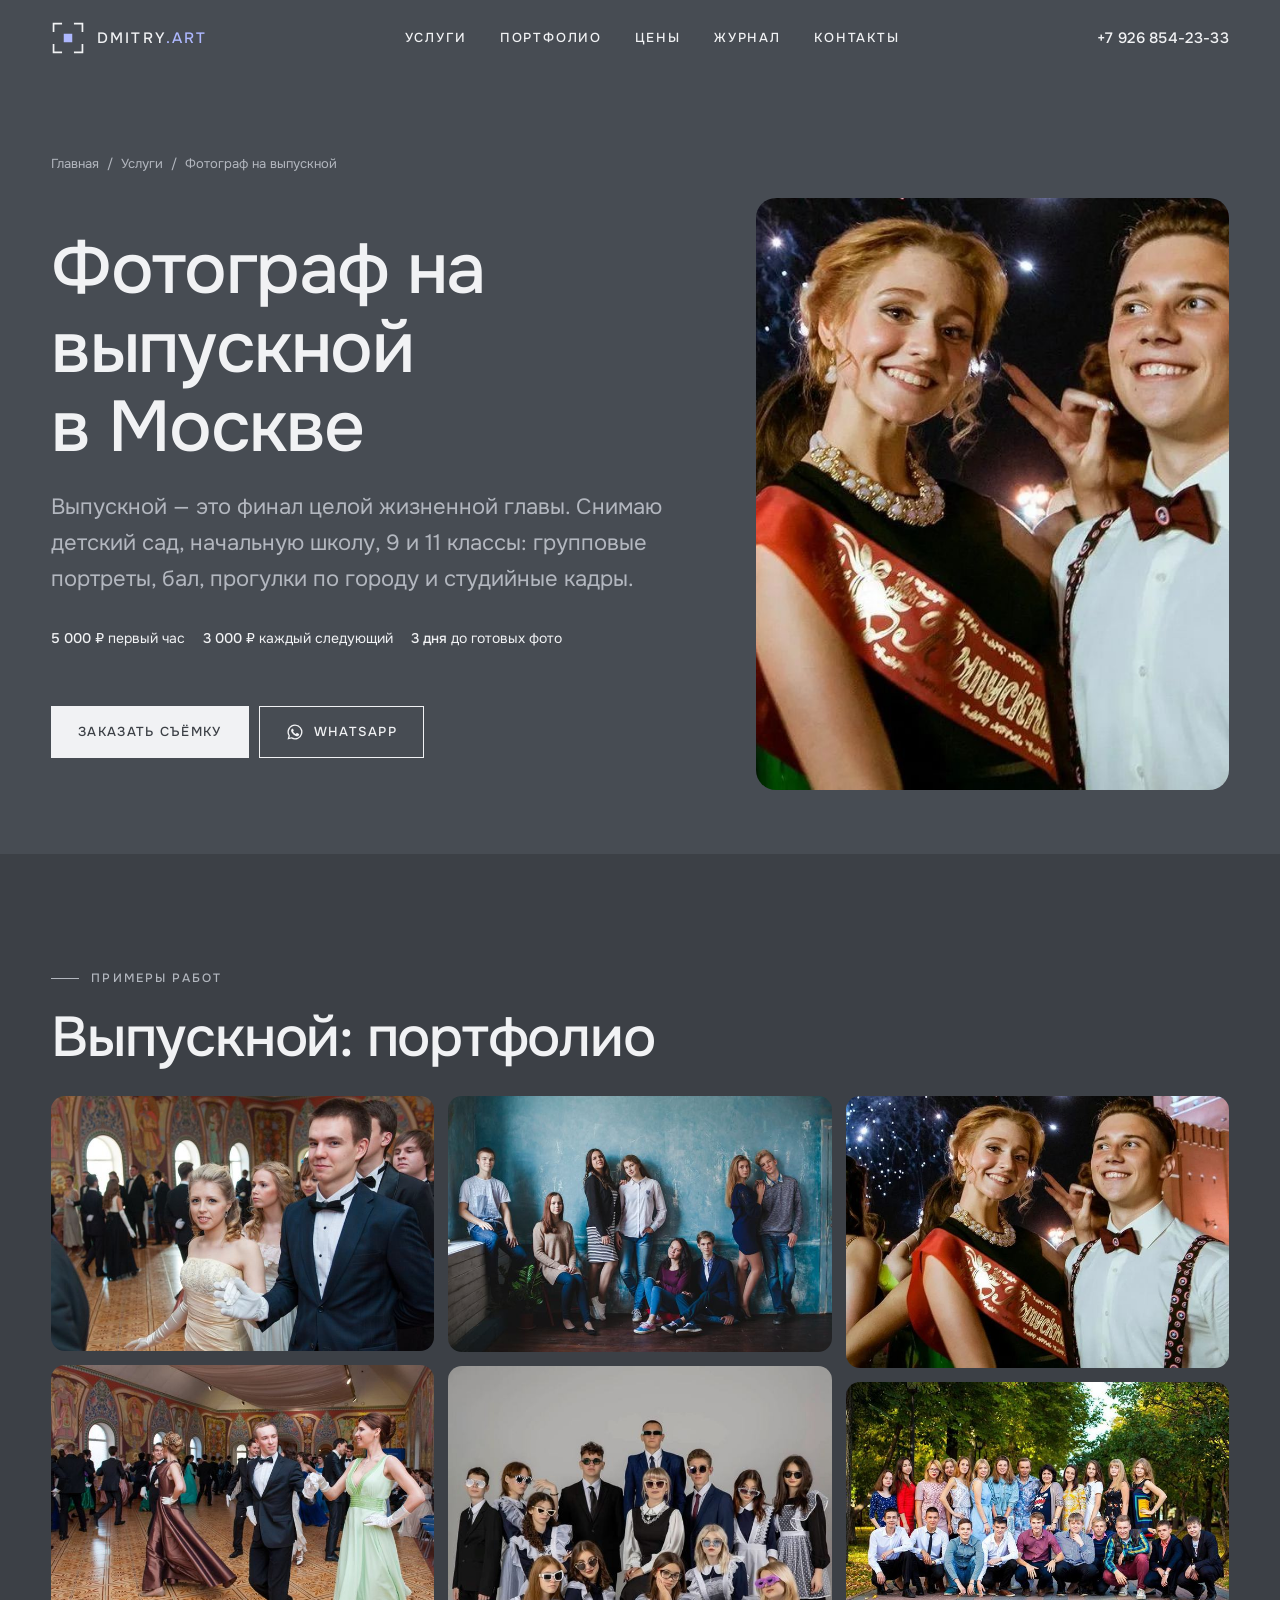
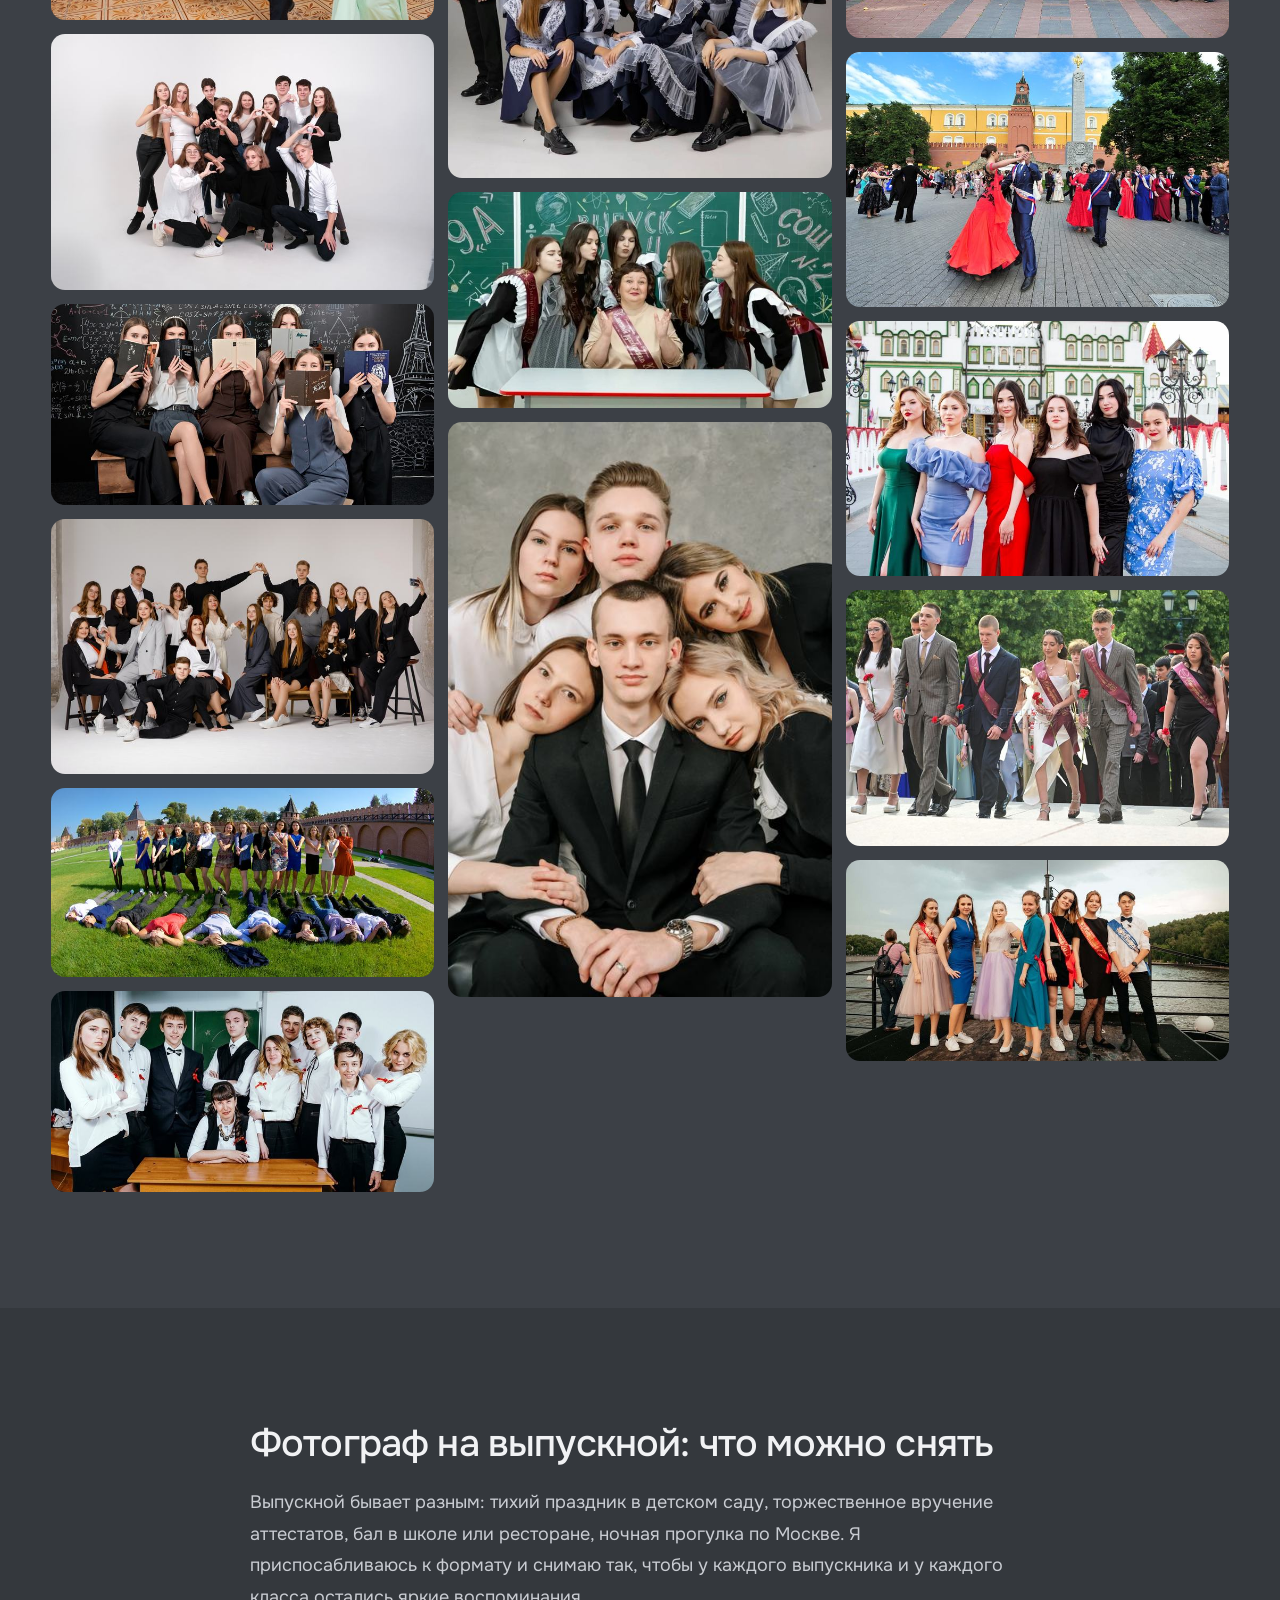
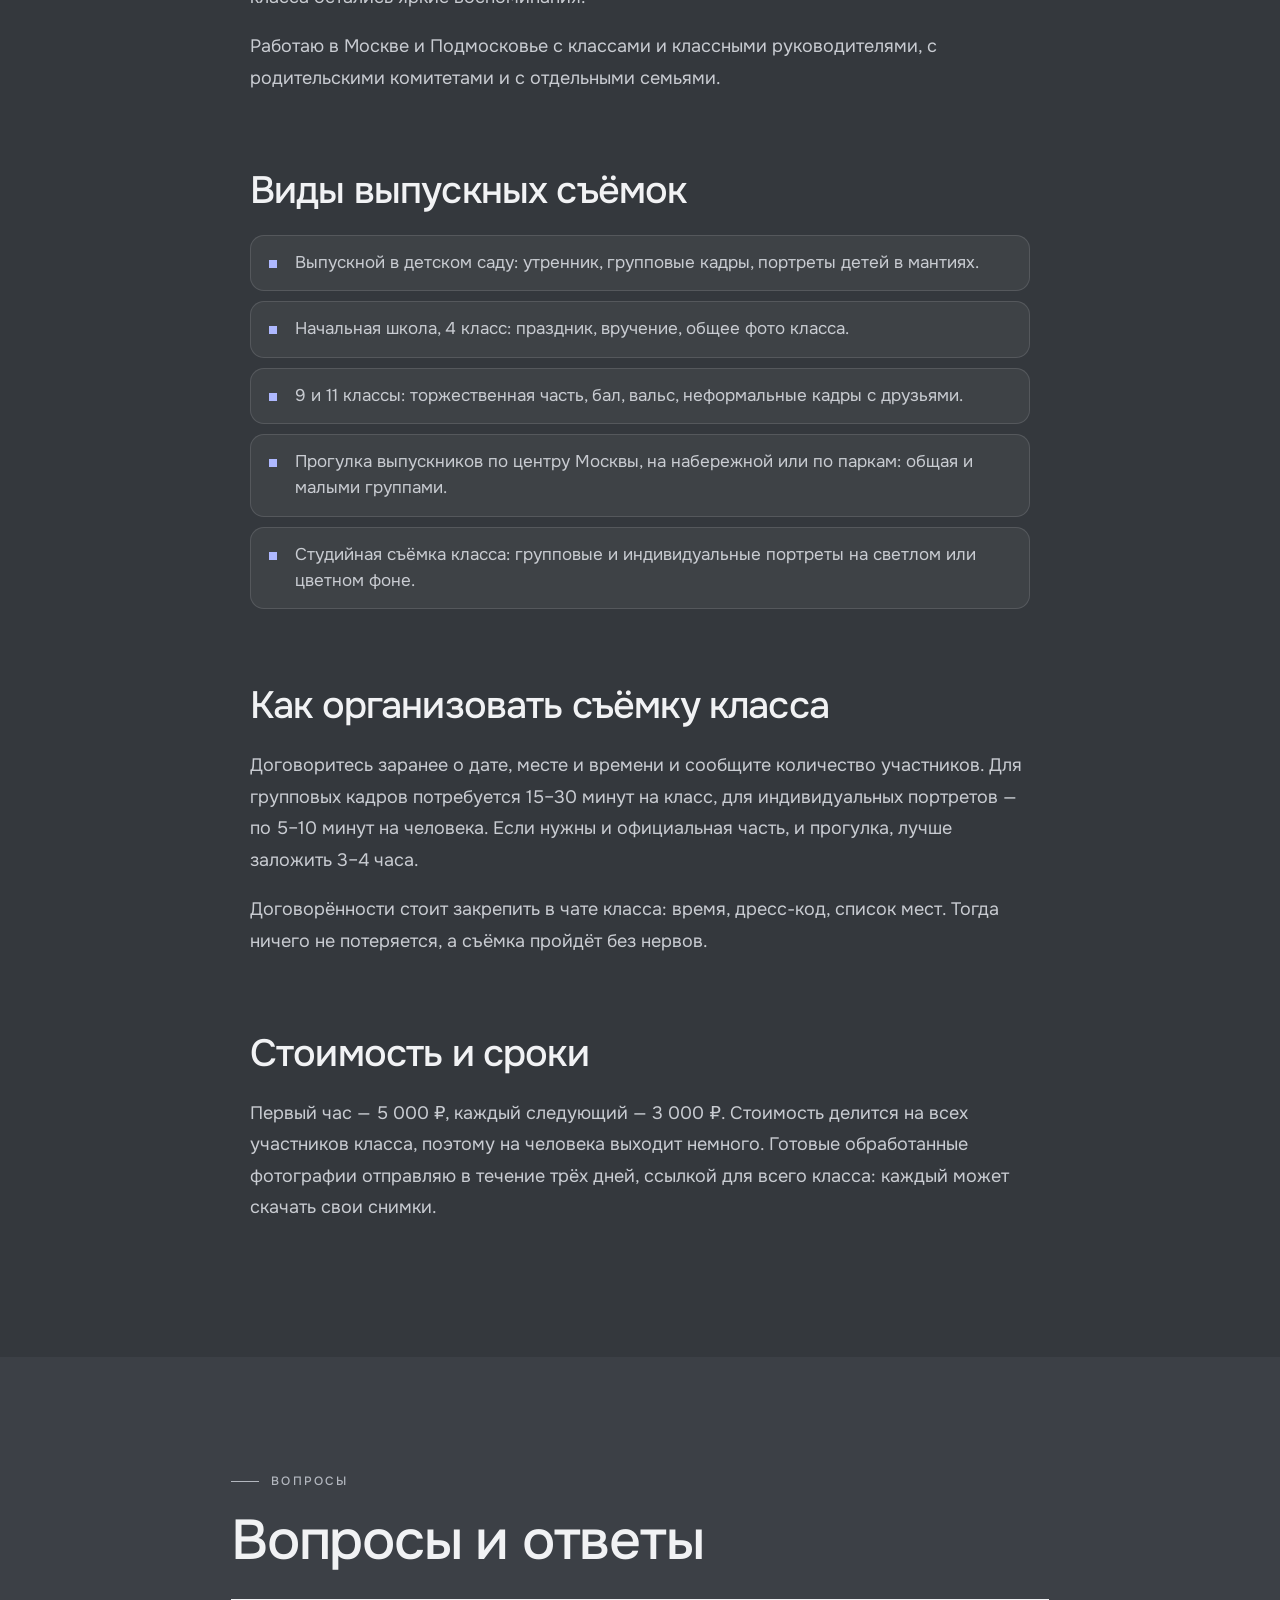
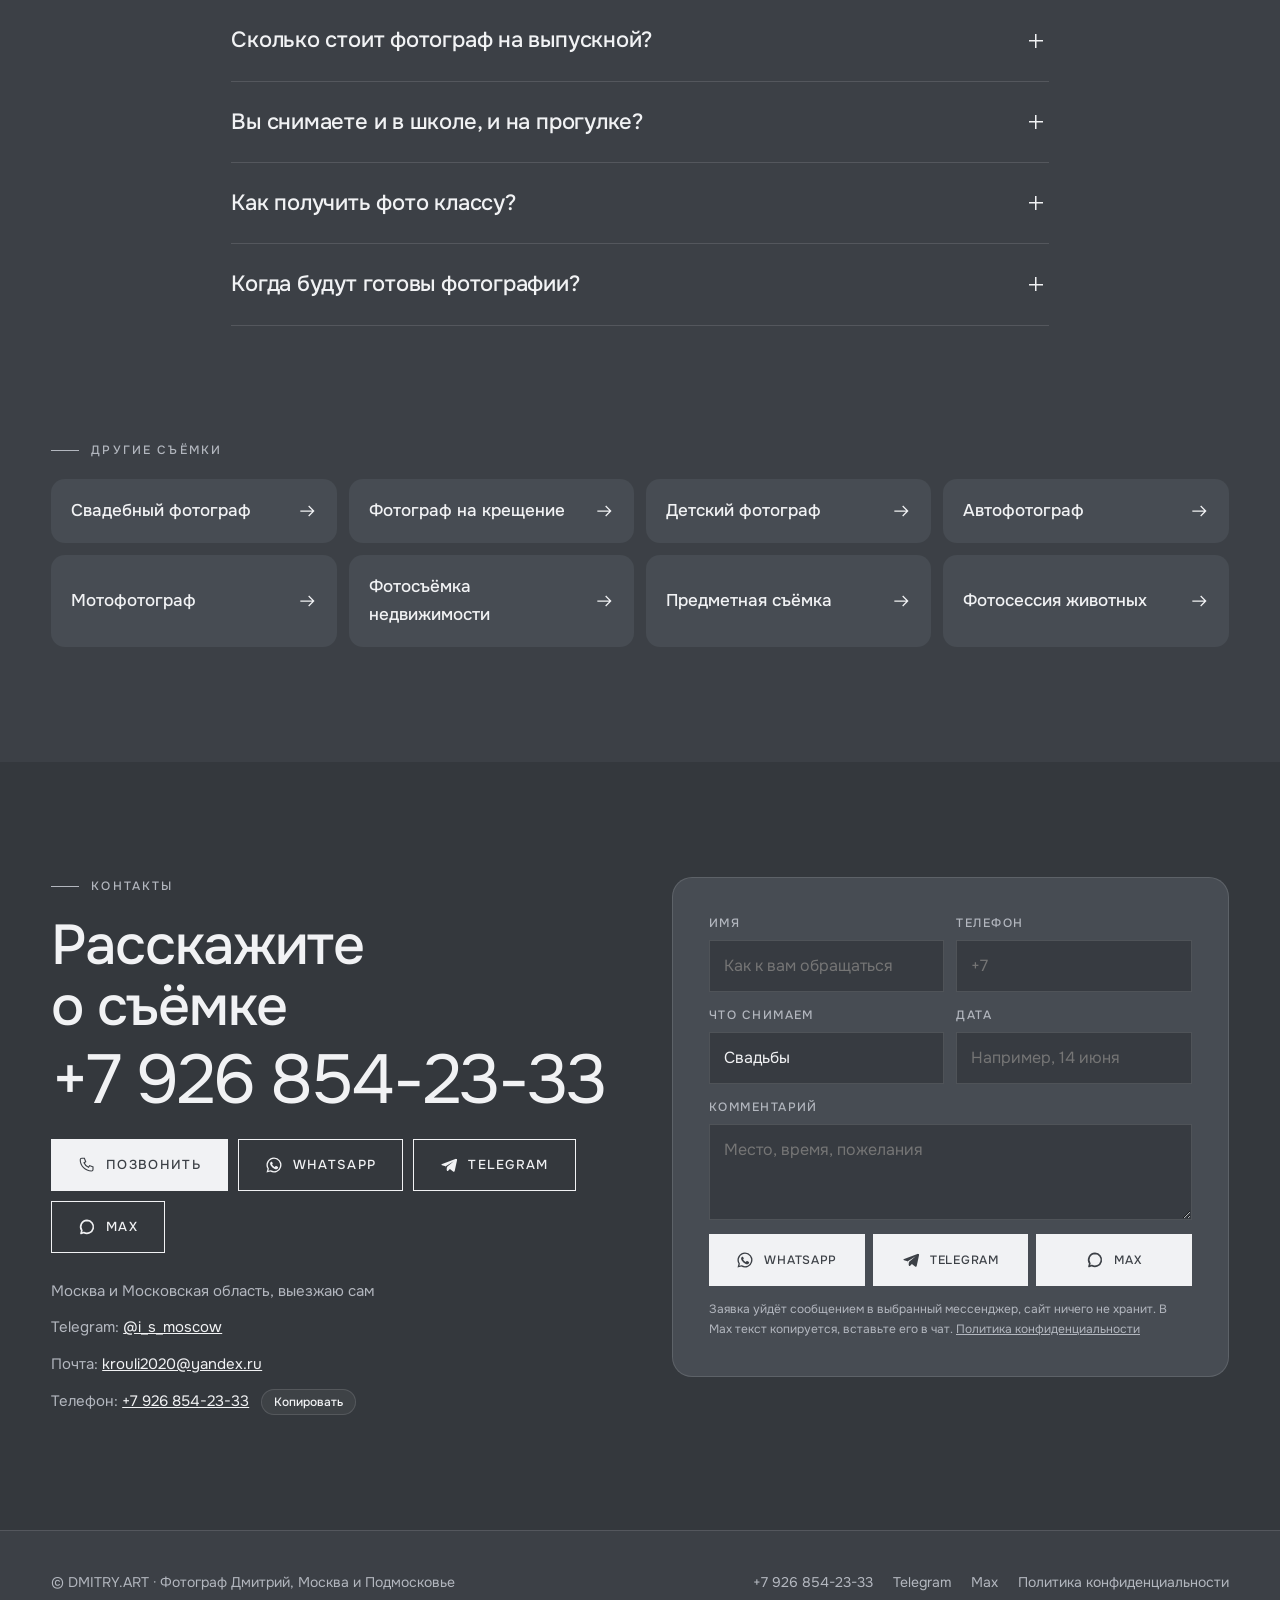
<file: fotograf-na-vypusknoj.html>
<!doctype html>
<html lang="ru"><head><meta charset="utf-8"><meta name="viewport" content="width=device-width,initial-scale=1,viewport-fit=cover">
<title>Фотограф на выпускной в Москве — 4, 9, 11 класс | Дмитрий</title>
<meta name="description" content="Фотограф на выпускной в Москве: детский сад, 4, 9 и 11 классы. Прогулка, бал, групповые и студийные портреты. Первый час 5 000 ₽. Фото за 3 дня.">
<link rel="canonical" href="https://fotografmoscow.ru/fotograf-na-vypusknoj.html">
<meta name="theme-color" content="#3C4046">
<meta property="og:type" content="website"><meta property="og:locale" content="ru_RU"><meta property="og:site_name" content="DMITRY.ART">
<meta property="og:title" content="Фотограф на выпускной в Москве — 4, 9, 11 класс | Дмитрий"><meta property="og:description" content="Фотограф на выпускной в Москве: детский сад, 4, 9 и 11 классы. Прогулка, бал, групповые и студийные портреты. Первый час 5 000 ₽. Фото за 3 дня."><meta property="og:url" content="https://fotografmoscow.ru/fotograf-na-vypusknoj.html"><meta property="og:image" content="https://fotografmoscow.ru/img/vypusknoj-fotograf-moskva-01.jpg">
<meta name="twitter:card" content="summary_large_image">
<link rel="icon" href="favicon.svg" type="image/svg+xml">
<link rel="preload" href="fonts/onest-cyrillic-wght-normal.woff2" as="font" type="font/woff2" crossorigin>
<link rel="stylesheet" href="css/style.css">
<script type="application/ld+json">{"@context":"https://schema.org","@graph":[{"@type":"Service","name":"Фотограф на выпускной в Москве","serviceType":"Фотограф на выпускной","description":"Фотограф на выпускной в Москве: детский сад, 4, 9 и 11 классы. Прогулка, бал, групповые и студийные портреты. Первый час 5 000 ₽. Фото за 3 дня.","url":"https://fotografmoscow.ru/fotograf-na-vypusknoj.html","provider":{"@id":"https://fotografmoscow.ru/#business"},"areaServed":[{"@type":"City","name":"Москва"},{"@type":"AdministrativeArea","name":"Московская область"}],"image":"https://fotografmoscow.ru/img/vypusknoj-fotograf-moskva-01.jpg","offers":{"@type":"Offer","price":"5000","priceCurrency":"RUB","description":"Первый час 5000 ₽, каждый следующий час 3000 ₽"}},{"@type":["LocalBusiness","ProfessionalService"],"@id":"https://fotografmoscow.ru/#business","name":"DMITRY.ART — фотограф Дмитрий в Москве","url":"https://fotografmoscow.ru/","image":"https://fotografmoscow.ru/img/svadebnyj-fotograf-moskva-01.jpg","telephone":"+79268542333","email":"krouli2020@yandex.ru","priceRange":"5000–3000 ₽/час","address":{"@type":"PostalAddress","addressLocality":"Москва","addressCountry":"RU"},"areaServed":[{"@type":"City","name":"Москва"},{"@type":"AdministrativeArea","name":"Московская область"}],"sameAs":["https://t.me/i_s_moscow","https://wa.me/79268542333","https://max.ru/u/f9LHodD0cOI7ZeKXz67Z6f0I3CiNXraTTkri54r-b8vGDxQoJ5eY6ctCnNg"]},{"@type":"BreadcrumbList","itemListElement":[{"@type":"ListItem","position":1,"name":"Главная","item":"https://fotografmoscow.ru/"},{"@type":"ListItem","position":2,"name":"Услуги","item":"https://fotografmoscow.ru/#services"},{"@type":"ListItem","position":3,"name":"Фотограф на выпускной","item":"https://fotografmoscow.ru/fotograf-na-vypusknoj.html"}]},{"@type":"FAQPage","mainEntity":[{"@type":"Question","name":"Сколько стоит фотограф на выпускной?","acceptedAnswer":{"@type":"Answer","text":"Первый час — 5 000 ₽, каждый следующий — 3 000 ₽. Для школьного выпускного обычно требуется 3–4 часа."}},{"@type":"Question","name":"Вы снимаете и в школе, и на прогулке?","acceptedAnswer":{"@type":"Answer","text":"Да: официальную часть, бал, прогулку по Москве, студийные групповые и индивидуальные кадры."}},{"@type":"Question","name":"Как получить фото классу?","acceptedAnswer":{"@type":"Answer","text":"Отправляю общую ссылку на готовые фотографии: каждый ученик и родитель скачивает нужные снимки."}},{"@type":"Question","name":"Когда будут готовы фотографии?","acceptedAnswer":{"@type":"Answer","text":"В течение трёх дней после выпускного."}}]}]}</script>
</head><body>
<div id="pre" aria-hidden="true"><div class="pl"><svg viewBox="0 0 40 40"><path class="c" d="M3 13V3h10M27 3h10v10M37 27v10H27M13 37H3V27" pathLength="40"/><rect class="d" x="15" y="15" width="10" height="10"/></svg><b>Dmitry Art</b></div></div>
<script>(function(m,e,t,r,i,k,a){m[i]=m[i]||function(){(m[i].a=m[i].a||[]).push(arguments)};m[i].l=1*new Date();for(var j=0;j<document.scripts.length;j++){if(document.scripts[j].src===r){return}}k=e.createElement(t),a=e.getElementsByTagName(t)[0],k.async=1,k.src=r,a.parentNode.insertBefore(k,a)})(window,document,'script','https://mc.yandex.ru/metrika/tag.js?id=113881875','ym');ym(113881875,'init',{ssr:true,webvisor:true,clickmap:true,ecommerce:"dataLayer",referrer:document.referrer,url:location.href,accurateTrackBounce:true,trackLinks:true});</script>
<noscript><div><img src="https://mc.yandex.ru/watch/113881875" style="position:absolute;left:-9999px" alt=""></div></noscript>
<svg width="0" height="0" style="position:absolute" aria-hidden="true"><defs>
<symbol id="i-phone" viewBox="0 0 24 24"><path fill="none" stroke="currentColor" stroke-width="1.5" d="M5 3h3.5l1.8 4.6-2.3 1.5a11 11 0 0 0 6 6l1.5-2.3L20 14.6V18a2 2 0 0 1-2 2A15 15 0 0 1 3 5a2 2 0 0 1 2-2z"/></symbol>
<symbol id="i-wa" viewBox="0 0 24 24"><path fill="currentColor" d="M12 2a10 10 0 0 0-8.6 15.1L2 22l5-1.3A10 10 0 1 0 12 2zm0 18.2a8.2 8.2 0 0 1-4.2-1.1l-.3-.2-3 .8.8-2.9-.2-.3A8.2 8.2 0 1 1 12 20.2zm4.5-6.1c-.2-.1-1.5-.7-1.7-.8-.2-.1-.4-.1-.6.1l-.8 1c-.1.2-.3.2-.5.1a6.7 6.7 0 0 1-3.3-2.9c-.3-.4.2-.4.7-1.3.1-.2 0-.3 0-.4l-.8-1.8c-.2-.5-.4-.4-.6-.4h-.5a1 1 0 0 0-.7.3 3 3 0 0 0-.9 2.2 5.2 5.2 0 0 0 1.1 2.7 11.8 11.8 0 0 0 4.5 4c1.7.7 2.3.8 3.2.6.5-.1 1.5-.6 1.7-1.2.2-.6.2-1.1.2-1.2-.1-.1-.2-.2-.5-.3z"/></symbol>
<symbol id="i-tg" viewBox="0 0 24 24"><path fill="currentColor" d="M21.4 3.6 2.9 10.7c-1.3.5-1.2 1.2-.2 1.5l4.7 1.5 1.8 5.6c.2.6.4.8.8.8s.6-.2.9-.5l2.3-2.2 4.7 3.5c.9.5 1.5.2 1.7-.8l3.1-14.6c.3-1.3-.5-1.9-1.3-1.5zM9.5 14.3l-.4 4-1.4-4.6 10.6-6.7-8.8 7.3z"/></symbol>
<symbol id="i-max" viewBox="0 0 24 24"><path fill="none" stroke="currentColor" stroke-width="2.2" stroke-linejoin="round" d="M12 3.2a8.6 8.6 0 1 1-4.3 16.1L4 20.6l1.1-3.9A8.6 8.6 0 0 1 12 3.2z"/></symbol>
<symbol id="i-arr" viewBox="0 0 24 24"><path fill="none" stroke="currentColor" stroke-width="1.5" d="M4 12h16m-6-6 6 6-6 6"/></symbol>
<symbol id="i-arl" viewBox="0 0 24 24"><path fill="none" stroke="currentColor" stroke-width="1.5" d="M20 12H4m6-6-6 6 6 6"/></symbol>
<symbol id="i-cam" viewBox="0 0 24 24"><path fill="none" stroke="currentColor" stroke-width="1.5" d="M4 8h3l1.5-2h7L17 8h3v11H4zM12 17a3.5 3.5 0 1 0 0-7 3.5 3.5 0 0 0 0 7z"/></symbol>
<symbol id="i-flash" viewBox="0 0 24 24"><path fill="none" stroke="currentColor" stroke-width="1.5" stroke-linejoin="round" d="M13 2 5 13h6l-1 9 8-11h-6z"/></symbol>
<symbol id="i-clock" viewBox="0 0 24 24"><path fill="none" stroke="currentColor" stroke-width="1.5" d="M12 21a9 9 0 1 0 0-18 9 9 0 0 0 0 18zm0-14v5l3 2"/></symbol>
<symbol id="i-pin" viewBox="0 0 24 24"><path fill="none" stroke="currentColor" stroke-width="1.5" d="M12 21s-7-6.2-7-11a7 7 0 1 1 14 0c0 4.8-7 11-7 11zm0-8.5a2.5 2.5 0 1 0 0-5 2.5 2.5 0 0 0 0 5z"/></symbol>
</defs></svg>
<header class="hdr"><div class="wrap">
<a class="logo" href="./" aria-label="Dmitry Art, на главную"><svg viewBox="0 0 40 40" aria-hidden="true"><path fill="none" stroke="currentColor" stroke-width="2" d="M3 13V3h10M27 3h10v10M37 27v10H27M13 37H3V27"/><rect x="15" y="15" width="10" height="10" fill="#AEB8FF"/></svg><span>DMITRY<i>.ART</i></span></a>
<nav class="nav" aria-label="Основное меню"><a href="./#services">Услуги</a><a href="./#portfolio">Портфолио</a><a href="./#prices">Цены</a><a href="./#journal">Журнал</a><a href="./#contact">Контакты</a></nav>
<div class="hdr-r"><a class="hdr-tel" href="tel:+79268542333">+7 926 854-23-33</a><button class="burger" aria-label="Меню" aria-expanded="false"><i></i></button></div>
</div></header>
<div class="menu" aria-label="Меню">
<a href="./#services">Услуги</a><a href="./#portfolio">Портфолио</a><a href="./#prices">Цены</a><a href="./#journal">Журнал</a><a href="./#contact">Контакты</a>
<div class="m-c"><a class="big" href="tel:+79268542333">+7 926 854-23-33</a><a href="https://wa.me/79268542333" target="_blank" rel="noopener">WhatsApp</a><a href="https://t.me/i_s_moscow" target="_blank" rel="noopener">Telegram @i_s_moscow</a><a href="https://max.ru/u/f9LHodD0cOI7ZeKXz67Z6f0I3CiNXraTTkri54r-b8vGDxQoJ5eY6ctCnNg" target="_blank" rel="noopener">Max</a></div>
</div>
<section class="ph-hero t-lav"><div class="wrap"><nav class="crumbs" aria-label="Хлебные крошки"><a href="./">Главная</a><span>/</span><a href="./#services">Услуги</a><span>/</span><span>Фотограф на выпускной</span></nav>
<div class="ph-g"><div><h1>Фотограф на выпускной в Москве</h1><p class="lead">Выпускной — это финал целой жизненной главы. Снимаю детский сад, начальную школу, 9 и 11 классы: групповые портреты, бал, прогулки по городу и студийные кадры.</p>
<div class="ph-chip"><span><b>5 000 ₽</b> первый час</span><span><b>3 000 ₽</b> каждый следующий</span><span><b>3 дня</b> до готовых фото</span></div>
<div class="hero-b"><a class="btn" href="#contact">Заказать съёмку</a><a class="btn ghost" href="https://wa.me/79268542333" target="_blank" rel="noopener"><svg><use href="#i-wa"/></svg>WhatsApp</a></div></div>
<div class="ph-img"><img src="img/vypusknoj-fotograf-moskva-12.jpg" alt="Фотограф на выпускной в Москве" width="800" height="800" fetchpriority="high"></div></div></div></section><section class="sec"><div class="wrap"><div class="rv" style="margin-bottom:28px"><div class="eyebrow">Примеры работ</div><h2 class="h2">Выпускной: портфолио</h2></div><div class="gal" data-gal><a class="gi" data-g="vypusknoj" href="img/vypusknoj-fotograf-moskva-01.jpg"><img src="img/vypusknoj-fotograf-moskva-01-s.jpg" width="1000" height="665" alt="Фотограф на выпускной в Москве, фото 1" loading="lazy" decoding="async"></a><a class="gi" data-g="vypusknoj" href="img/vypusknoj-fotograf-moskva-02.jpg"><img src="img/vypusknoj-fotograf-moskva-02-s.jpg" width="1000" height="665" alt="Фотограф на выпускной в Москве, фото 2" loading="lazy" decoding="async"></a><a class="gi" data-g="vypusknoj" href="img/vypusknoj-fotograf-moskva-03.jpg"><img src="img/vypusknoj-fotograf-moskva-03-s.jpg" width="1600" height="1067" alt="Фотограф на выпускной в Москве, фото 3" loading="lazy" decoding="async"></a><a class="gi" data-g="vypusknoj" href="img/vypusknoj-fotograf-moskva-04.jpg"><img src="img/vypusknoj-fotograf-moskva-04-s.jpg" width="1200" height="630" alt="Фотограф на выпускной в Москве, фото 4" loading="lazy" decoding="async"></a><a class="gi" data-g="vypusknoj" href="img/vypusknoj-fotograf-moskva-05.jpg"><img src="img/vypusknoj-fotograf-moskva-05-s.jpg" width="1600" height="1067" alt="Фотограф на выпускной в Москве, фото 5" loading="lazy" decoding="async"></a><a class="gi" data-g="vypusknoj" href="img/vypusknoj-fotograf-moskva-06.jpg"><img src="img/vypusknoj-fotograf-moskva-06-s.jpg" width="1600" height="790" alt="Фотограф на выпускной в Москве, фото 6" loading="lazy" decoding="async"></a><a class="gi" data-g="vypusknoj" href="img/vypusknoj-fotograf-moskva-07.jpg"><img src="img/vypusknoj-fotograf-moskva-07-s.jpg" width="1200" height="630" alt="Фотограф на выпускной в Москве, фото 7" loading="lazy" decoding="async"></a><a class="gi" data-g="vypusknoj" href="img/vypusknoj-fotograf-moskva-08.jpg"><img src="img/vypusknoj-fotograf-moskva-08-s.jpg" width="1600" height="1067" alt="Фотограф на выпускной в Москве, фото 8" loading="lazy" decoding="async"></a><a class="gi" data-g="vypusknoj" href="img/vypusknoj-fotograf-moskva-09.jpg"><img src="img/vypusknoj-fotograf-moskva-09-s.jpg" width="1388" height="1494" alt="Фотограф на выпускной в Москве, фото 9" loading="lazy" decoding="async"></a><a class="gi" data-g="vypusknoj" href="img/vypusknoj-fotograf-moskva-10.jpg"><img src="img/vypusknoj-fotograf-moskva-10-s.jpg" width="1600" height="900" alt="Фотограф на выпускной в Москве, фото 10" loading="lazy" decoding="async"></a><a class="gi" data-g="vypusknoj" href="img/vypusknoj-fotograf-moskva-11.jpg"><img src="img/vypusknoj-fotograf-moskva-11-s.jpg" width="1067" height="1600" alt="Фотограф на выпускной в Москве, фото 11" loading="lazy" decoding="async"></a><a class="gi" data-g="vypusknoj" href="img/vypusknoj-fotograf-moskva-12.jpg"><img src="img/vypusknoj-fotograf-moskva-12-s.jpg" width="971" height="689" alt="Фотограф на выпускной в Москве, фото 12" loading="lazy" decoding="async"></a><a class="gi" data-g="vypusknoj" href="img/vypusknoj-fotograf-moskva-13.jpg"><img src="img/vypusknoj-fotograf-moskva-13-s.jpg" width="1280" height="853" alt="Фотограф на выпускной в Москве, фото 13" loading="lazy" decoding="async"></a><a class="gi" data-g="vypusknoj" href="img/vypusknoj-fotograf-moskva-14.jpg"><img src="img/vypusknoj-fotograf-moskva-14-s.jpg" width="1600" height="1065" alt="Фотограф на выпускной в Москве, фото 14" loading="lazy" decoding="async"></a><a class="gi" data-g="vypusknoj" href="img/vypusknoj-fotograf-moskva-15.jpg"><img src="img/vypusknoj-fotograf-moskva-15-s.jpg" width="1200" height="800" alt="Фотограф на выпускной в Москве, фото 15" loading="lazy" decoding="async"></a><a class="gi" data-g="vypusknoj" href="img/vypusknoj-fotograf-moskva-16.jpg"><img src="img/vypusknoj-fotograf-moskva-16-s.jpg" width="1600" height="1067" alt="Фотограф на выпускной в Москве, фото 16" loading="lazy" decoding="async"></a><a class="gi" data-g="vypusknoj" href="img/vypusknoj-fotograf-moskva-17.jpg"><img src="img/vypusknoj-fotograf-moskva-17-s.jpg" width="1200" height="630" alt="Фотограф на выпускной в Москве, фото 17" loading="lazy" decoding="async"></a></div></div></section><section class="sec pf" id="article"><div class="wrap"><article class="art"><h2>Фотограф на выпускной: что можно снять</h2><p>Выпускной бывает разным: тихий праздник в детском саду, торжественное вручение аттестатов, бал в школе или ресторане, ночная прогулка по Москве. Я приспосабливаюсь к формату и снимаю так, чтобы у каждого выпускника и у каждого класса остались яркие воспоминания.</p><p>Работаю в Москве и Подмосковье с классами и классными руководителями, с родительскими комитетами и с отдельными семьями.</p><h2>Виды выпускных съёмок</h2><ul><li>Выпускной в детском саду: утренник, групповые кадры, портреты детей в мантиях.</li><li>Начальная школа, 4 класс: праздник, вручение, общее фото класса.</li><li>9 и 11 классы: торжественная часть, бал, вальс, неформальные кадры с друзьями.</li><li>Прогулка выпускников по центру Москвы, на набережной или по паркам: общая и малыми группами.</li><li>Студийная съёмка класса: групповые и индивидуальные портреты на светлом или цветном фоне.</li></ul><h2>Как организовать съёмку класса</h2><p>Договоритесь заранее о дате, месте и времени и сообщите количество участников. Для групповых кадров потребуется 15–30 минут на класс, для индивидуальных портретов — по 5–10 минут на человека. Если нужны и официальная часть, и прогулка, лучше заложить 3–4 часа.</p><p>Договорённости стоит закрепить в чате класса: время, дресс-код, список мест. Тогда ничего не потеряется, а съёмка пройдёт без нервов.</p><h2>Стоимость и сроки</h2><p>Первый час — 5 000 ₽, каждый следующий — 3 000 ₽. Стоимость делится на всех участников класса, поэтому на человека выходит немного. Готовые обработанные фотографии отправляю в течение трёх дней, ссылкой для всего класса: каждый может скачать свои снимки.</p></article></div></section><section class="sec"><div class="wrap" style="max-width:920px"><div class="rv" style="margin-bottom:28px"><div class="eyebrow">Вопросы</div><h2 class="h2">Вопросы и ответы</h2></div><div class="faq"><details><summary>Сколько стоит фотограф на выпускной?</summary><p>Первый час — 5 000 ₽, каждый следующий — 3 000 ₽. Для школьного выпускного обычно требуется 3–4 часа.</p></details><details><summary>Вы снимаете и в школе, и на прогулке?</summary><p>Да: официальную часть, бал, прогулку по Москве, студийные групповые и индивидуальные кадры.</p></details><details><summary>Как получить фото классу?</summary><p>Отправляю общую ссылку на готовые фотографии: каждый ученик и родитель скачивает нужные снимки.</p></details><details><summary>Когда будут готовы фотографии?</summary><p>В течение трёх дней после выпускного.</p></details></div></div></section><section class="sec" style="padding-top:0"><div class="wrap"><div class="eyebrow">Другие съёмки</div><div class="rel"><a class="t-blush" href="svadebnyj-fotograf.html">Свадебный фотограф<svg><use href="#i-arr"/></svg></a><a class="t-sky" href="fotograf-na-kreshhenie.html">Фотограф на крещение<svg><use href="#i-arr"/></svg></a><a class="t-butter" href="detskij-fotograf.html">Детский фотограф<svg><use href="#i-arr"/></svg></a><a class="t-sky" href="avtofotograf.html">Автофотограф<svg><use href="#i-arr"/></svg></a><a class="t-lav" href="motofotograf.html">Мотофотограф<svg><use href="#i-arr"/></svg></a><a class="t-sage" href="fotosemka-nedvizhimosti.html">Фотосъёмка недвижимости<svg><use href="#i-arr"/></svg></a><a class="t-butter" href="predmetnaya-fotosemka.html">Предметная съёмка<svg><use href="#i-arr"/></svg></a><a class="t-blush" href="fotosessiya-zhivotnyh.html">Фотосессия животных<svg><use href="#i-arr"/></svg></a></div></div></section><section class="sec ct" id="contact"><div class="wrap ct-g">
<div class="rv"><div class="eyebrow">Контакты</div><h2 class="h2">Расскажите о съёмке</h2>
<a class="big-tel" href="tel:+79268542333">+7 926 854-23-33</a>
<div class="ct-btns"><a class="btn" href="tel:+79268542333"><svg><use href="#i-phone"/></svg>Позвонить</a><a class="btn ghost" href="https://wa.me/79268542333" target="_blank" rel="noopener"><svg><use href="#i-wa"/></svg>WhatsApp</a><a class="btn ghost" href="https://t.me/i_s_moscow" target="_blank" rel="noopener"><svg><use href="#i-tg"/></svg>Telegram</a><a class="btn ghost" href="https://max.ru/u/f9LHodD0cOI7ZeKXz67Z6f0I3CiNXraTTkri54r-b8vGDxQoJ5eY6ctCnNg" target="_blank" rel="noopener"><svg><use href="#i-max"/></svg>Max</a></div>
<div class="ct-list"><div>Москва и Московская область, выезжаю сам</div><div>Telegram: <a href="https://t.me/i_s_moscow" target="_blank" rel="noopener">@i_s_moscow</a></div><div>Почта: <a href="mailto:krouli2020@yandex.ru">krouli2020@yandex.ru</a></div><div>Телефон: <a href="tel:+79268542333">+7 926 854-23-33</a> <button class="chip" type="button" data-copy="+79268542333" style="margin-left:8px;padding:6px 12px;font-size:12px">Копировать</button></div></div></div>
<form class="form rv" id="form" novalidate aria-label="Заявка на съёмку">
<div class="row"><label>Имя<input name="name" autocomplete="name" placeholder="Как к вам обращаться"></label><label>Телефон<input name="tel" type="tel" autocomplete="tel" placeholder="+7"></label></div>
<div class="row"><label>Что снимаем<select name="genre"><option>Свадьбы</option><option>Крещение</option><option>Дети</option><option>Выпускной</option><option>Автомобили</option><option>Мотоциклы</option><option>Недвижимость</option><option>Предметная</option><option>Животные</option><option>Другое</option></select></label><label>Дата<input name="date" placeholder="Например, 14 июня"></label></div>
<label>Комментарий<textarea name="msg" placeholder="Место, время, пожелания"></textarea></label>
<div class="f-btns"><a class="btn" id="sWa" href="https://wa.me/79268542333" target="_blank" rel="noopener"><svg><use href="#i-wa"/></svg>WhatsApp</a><a class="btn" id="sTg" href="https://t.me/i_s_moscow" target="_blank" rel="noopener"><svg><use href="#i-tg"/></svg>Telegram</a><a class="btn" id="sMx" href="https://max.ru/u/f9LHodD0cOI7ZeKXz67Z6f0I3CiNXraTTkri54r-b8vGDxQoJ5eY6ctCnNg" target="_blank" rel="noopener"><svg><use href="#i-max"/></svg>Max</a></div>
<p class="f-note">Заявка уйдёт сообщением в выбранный мессенджер, сайт ничего не хранит. В Max текст копируется, вставьте его в чат. <a href="privacy.html">Политика конфиденциальности</a></p></form></div></section>
<footer class="ftr"><div class="wrap"><div>© DMITRY.ART · Фотограф Дмитрий, Москва и Подмосковье</div>
<nav aria-label="Ссылки"><a href="tel:+79268542333">+7 926 854-23-33</a><a href="https://t.me/i_s_moscow" target="_blank" rel="noopener">Telegram</a><a href="https://max.ru/u/f9LHodD0cOI7ZeKXz67Z6f0I3CiNXraTTkri54r-b8vGDxQoJ5eY6ctCnNg" target="_blank" rel="noopener">Max</a><a href="privacy.html">Политика конфиденциальности</a></nav></div></footer>
<nav class="mbar" aria-label="Связаться"><a href="tel:+79268542333"><svg><use href="#i-phone"/></svg>Звонок</a><a class="wa" href="https://wa.me/79268542333" target="_blank" rel="noopener"><svg><use href="#i-wa"/></svg>WhatsApp</a><a href="https://t.me/i_s_moscow" target="_blank" rel="noopener"><svg><use href="#i-tg"/></svg>Telegram</a><a href="https://max.ru/u/f9LHodD0cOI7ZeKXz67Z6f0I3CiNXraTTkri54r-b8vGDxQoJ5eY6ctCnNg" target="_blank" rel="noopener"><svg><use href="#i-max"/></svg>Max</a></nav>
<div class="lb" id="lb" role="dialog" aria-modal="true" aria-label="Просмотр фото"><div class="lb-t"><span class="lb-cnt"></span><button class="lb-x" aria-label="Закрыть">×</button></div>
<div class="lb-st"><button class="lb-n p" aria-label="Назад"><svg><use href="#i-arl"/></svg></button><img alt=""><button class="lb-n n" aria-label="Вперёд"><svg><use href="#i-arr"/></svg></button></div><div class="lb-c"></div></div>
<script src="js/site.js" defer></script>
</body></html>
</file>
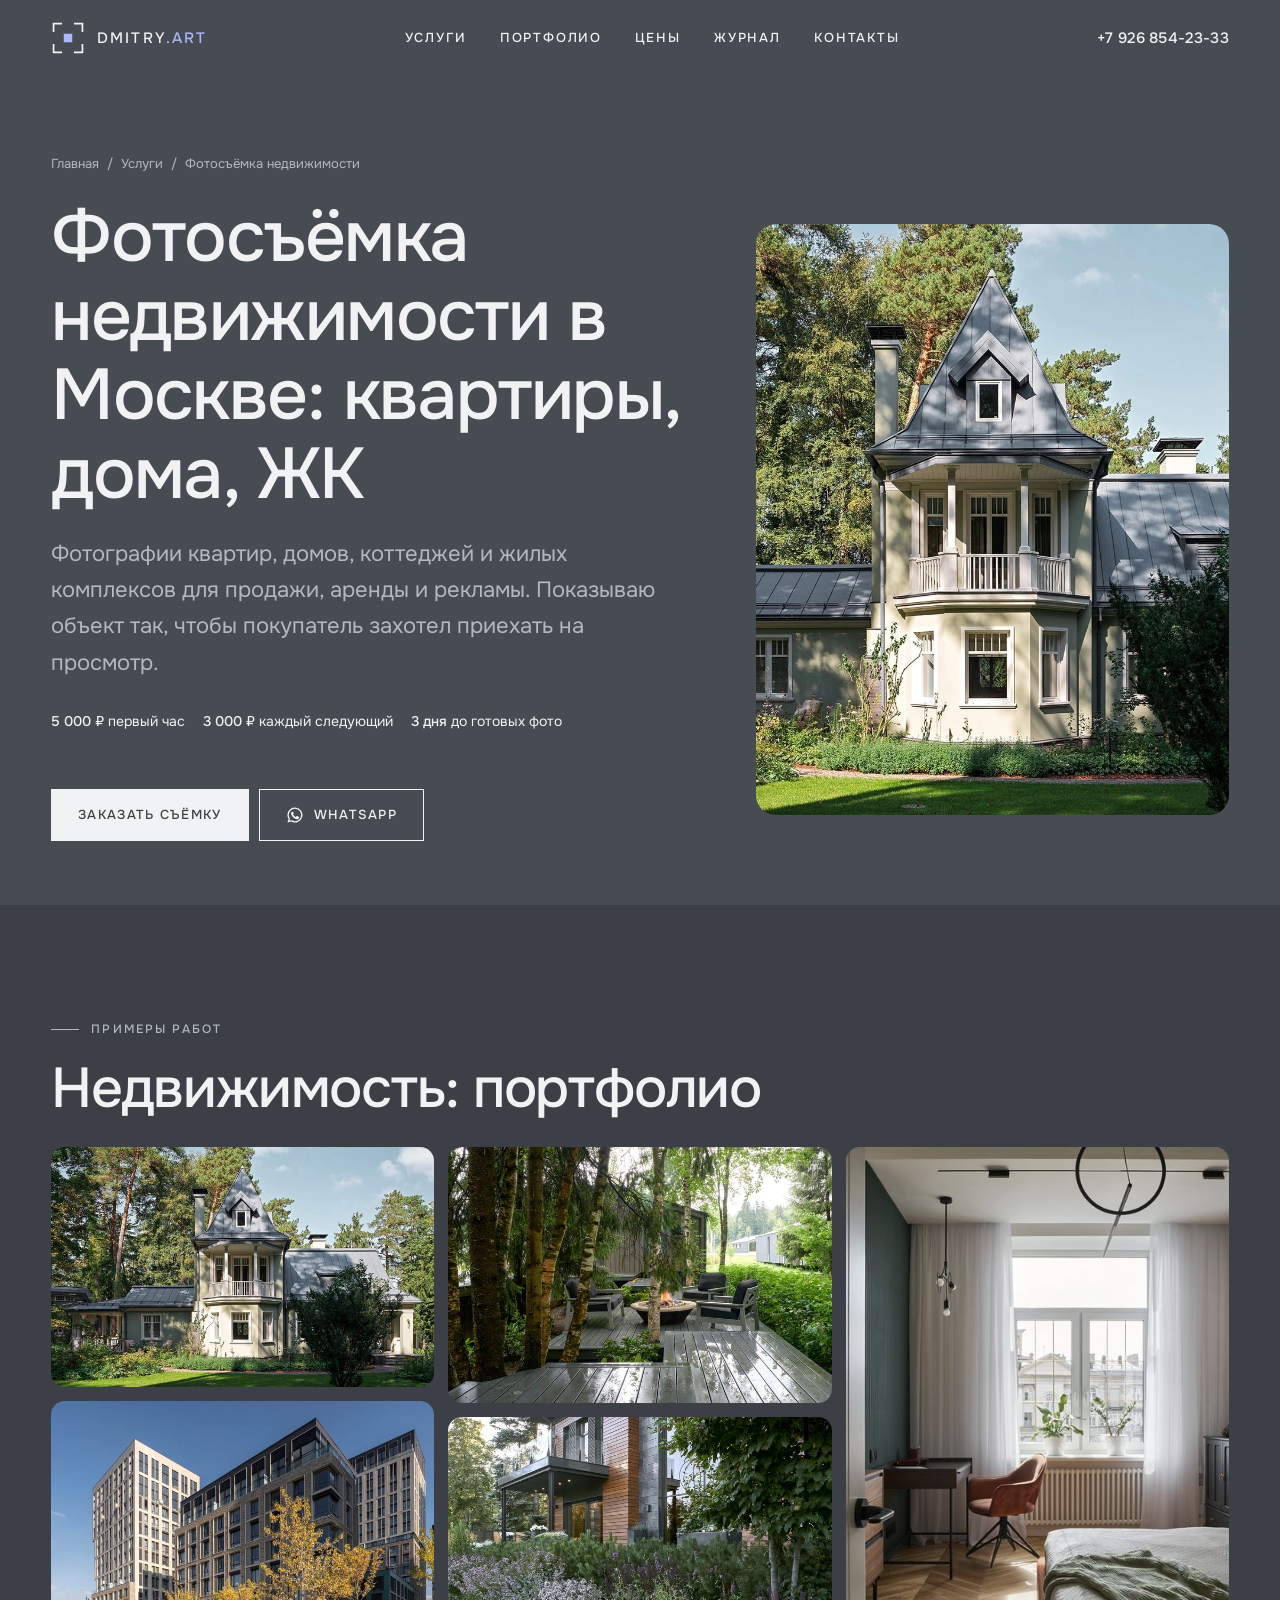
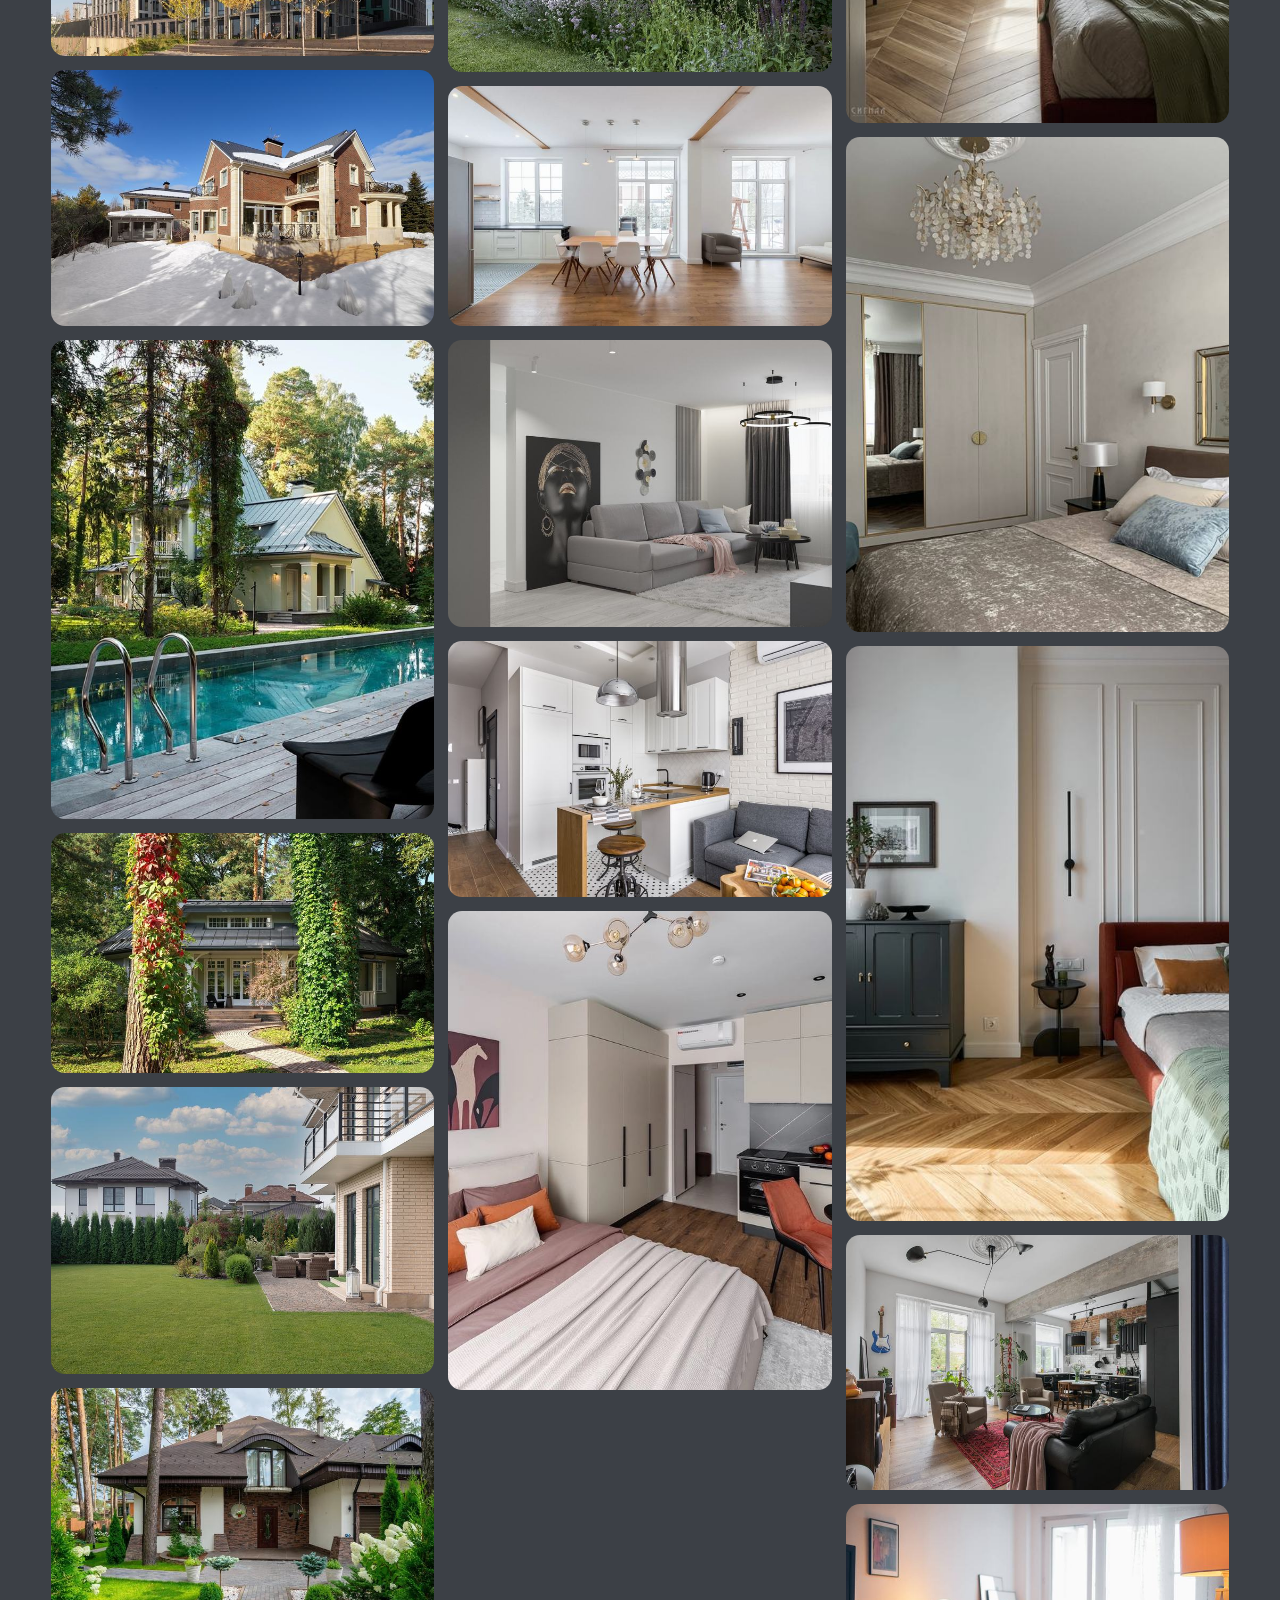
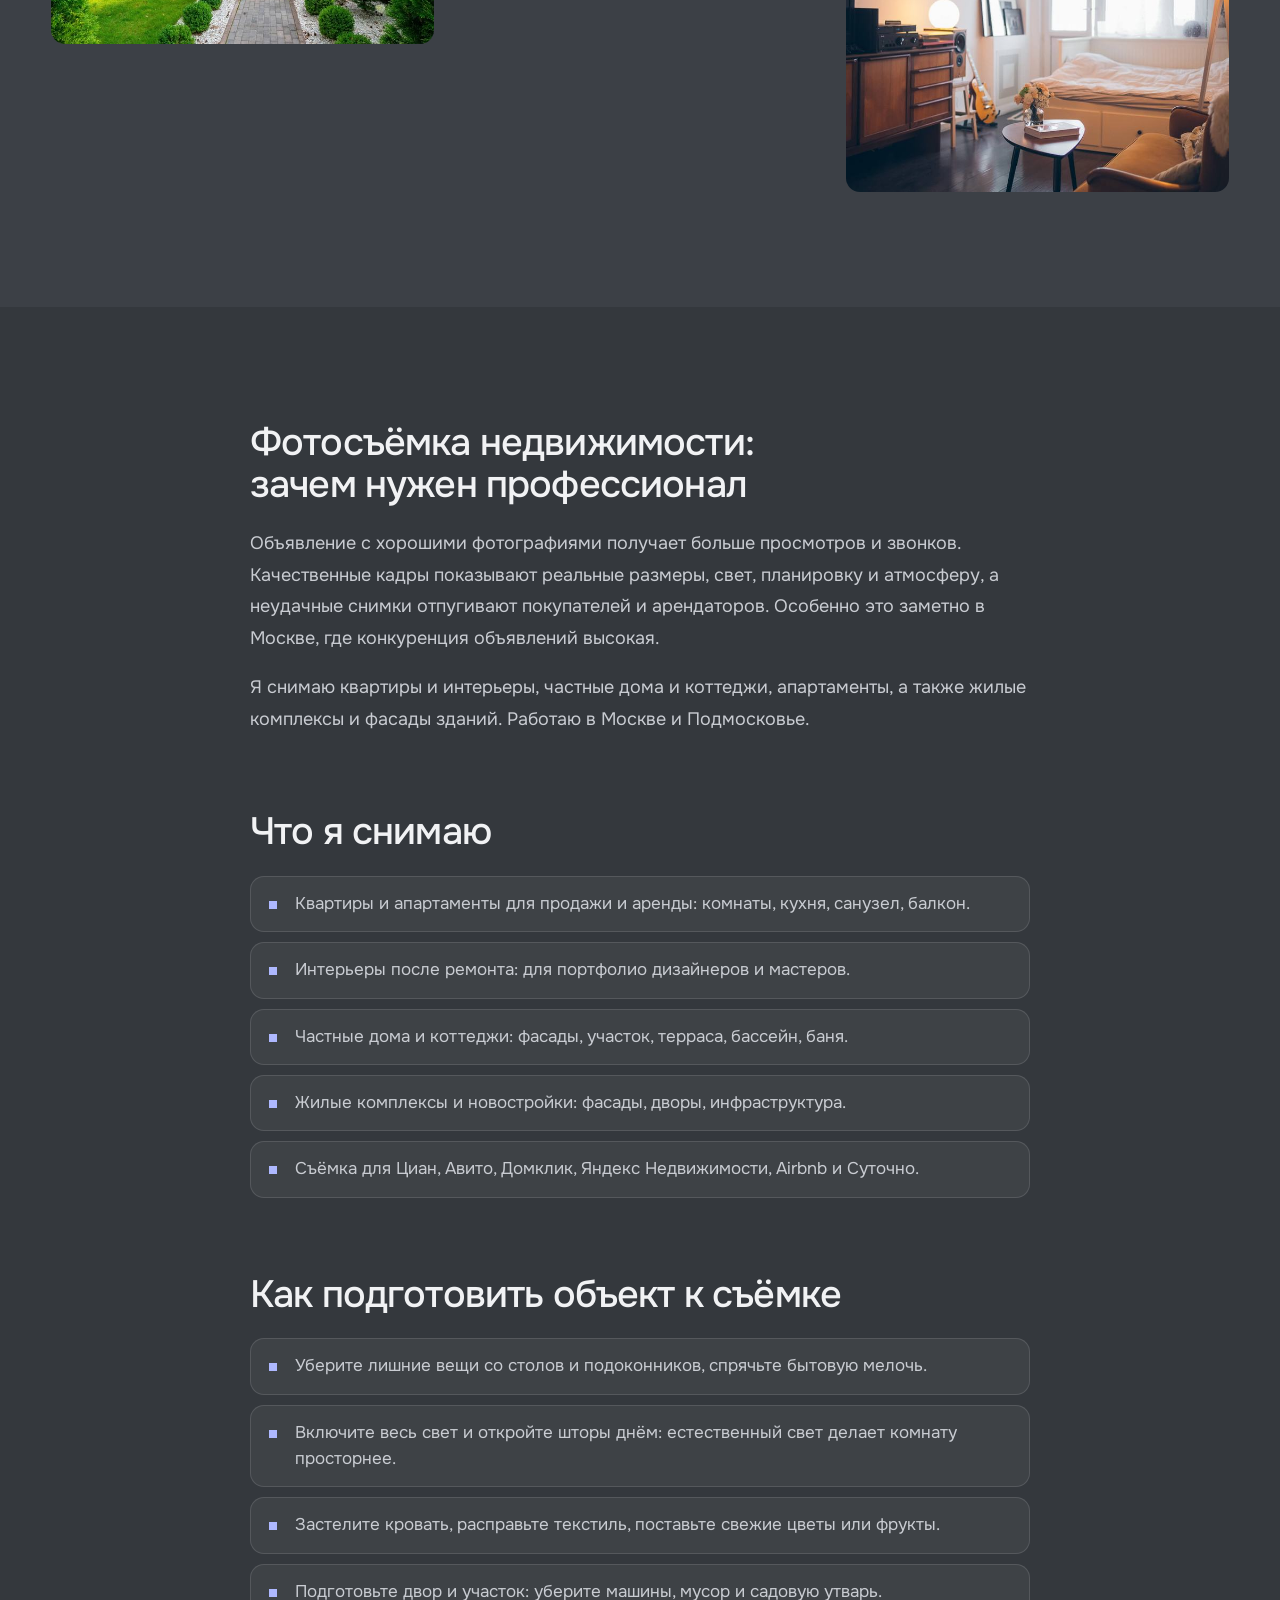
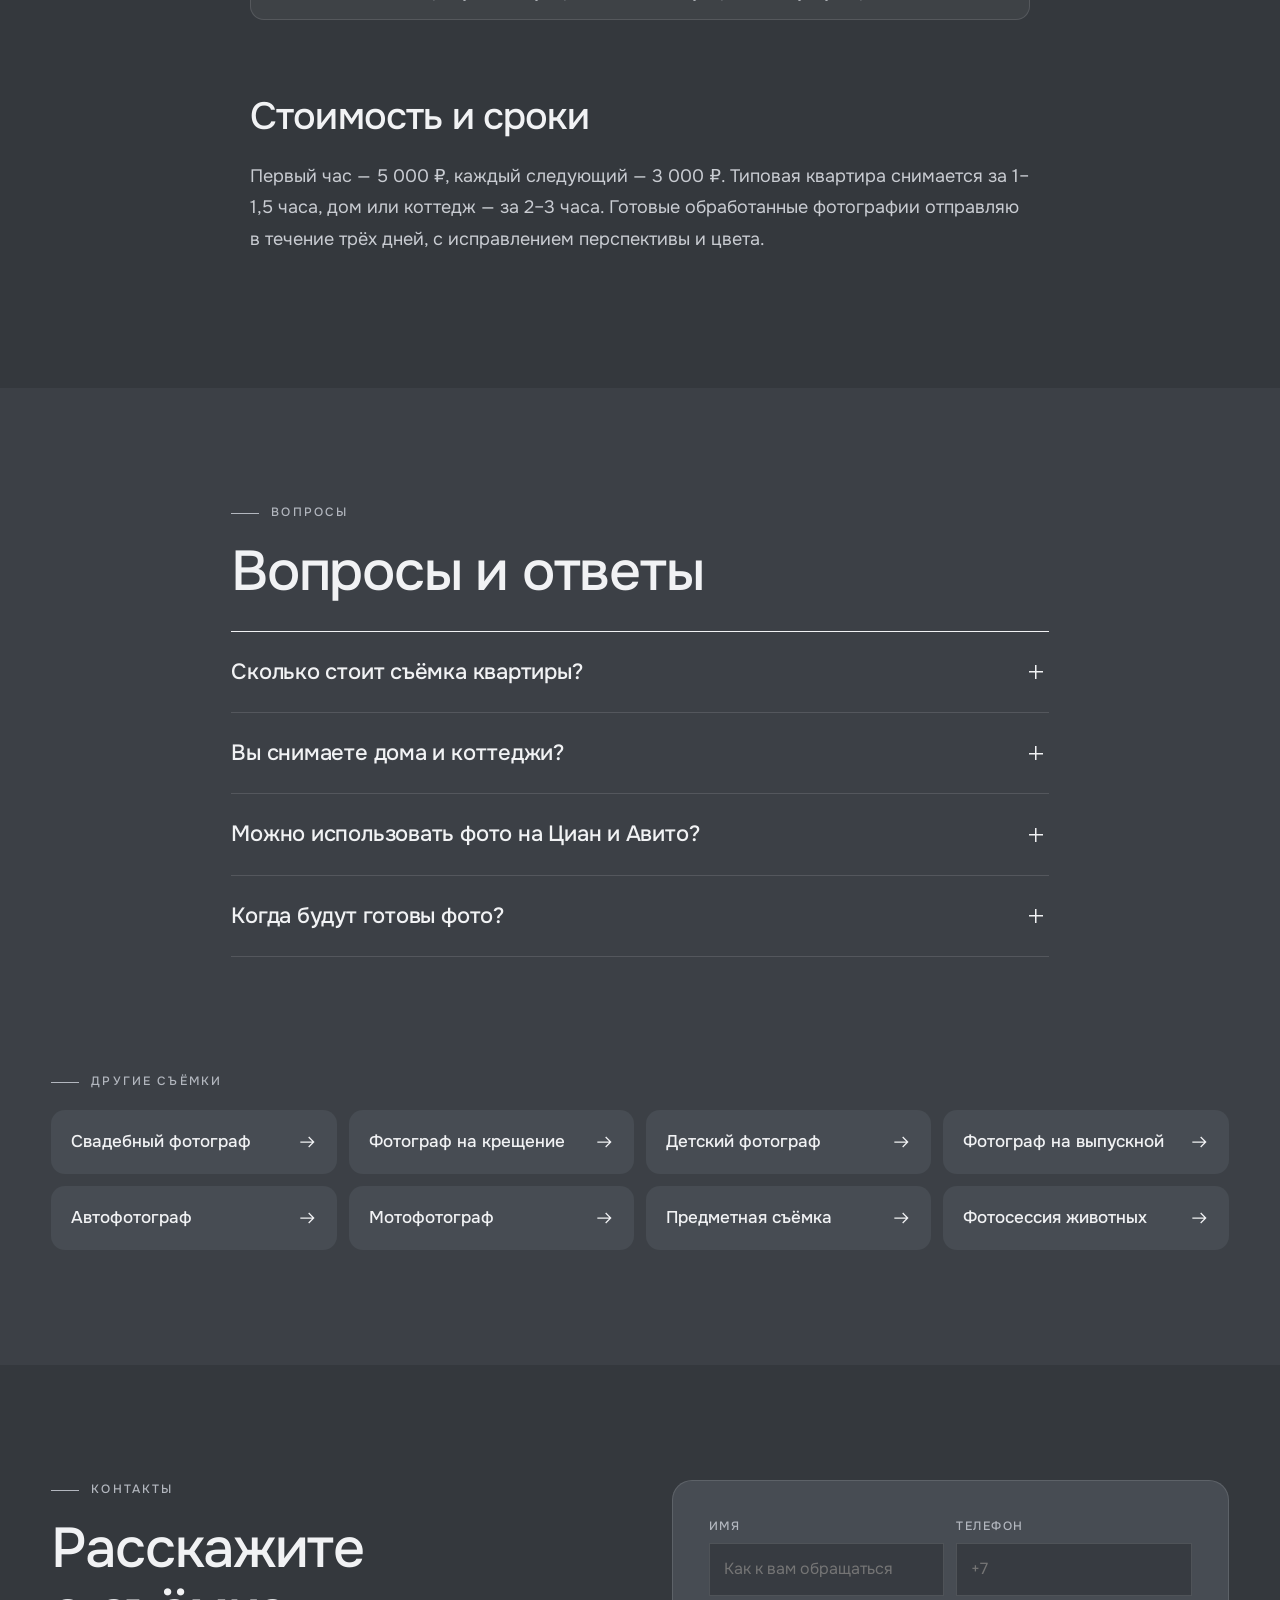
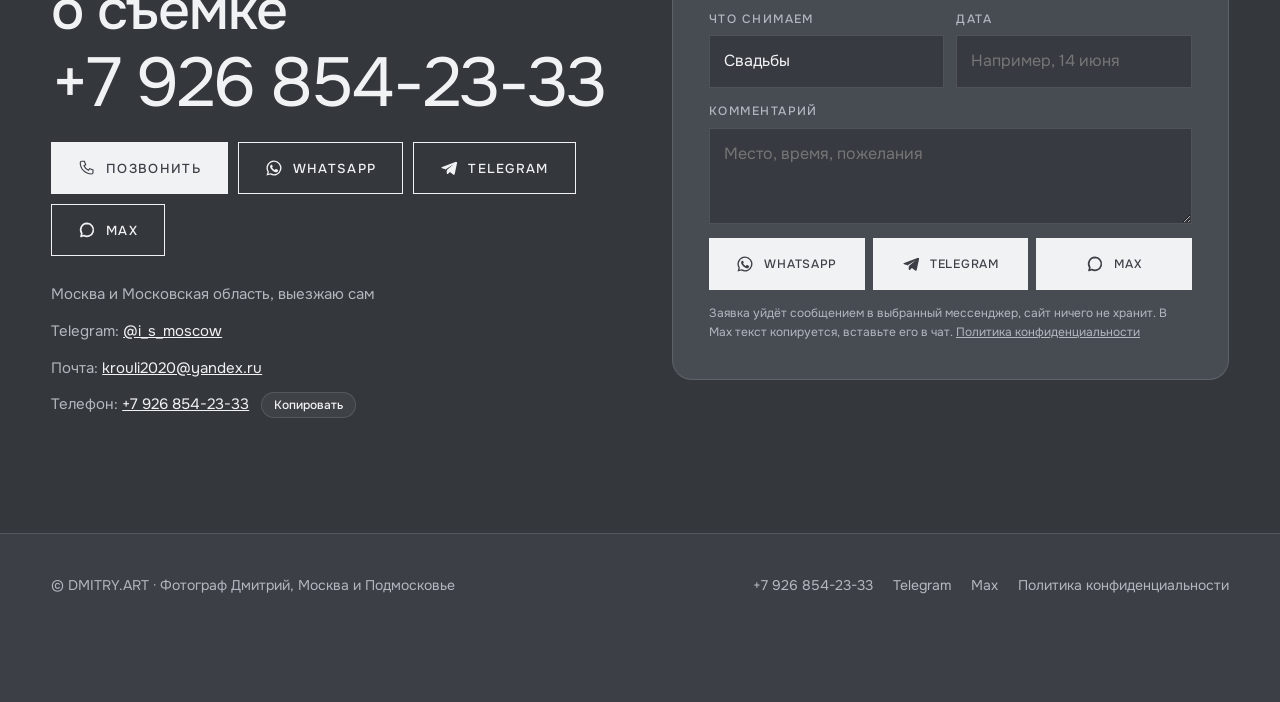
<file: fotosemka-nedvizhimosti.html>
<!doctype html>
<html lang="ru"><head><meta charset="utf-8"><meta name="viewport" content="width=device-width,initial-scale=1,viewport-fit=cover">
<title>Фотосъёмка недвижимости в Москве — квартиры, дома, ЖК | Дмитрий</title>
<meta name="description" content="Фотосъёмка недвижимости в Москве: квартиры, интерьеры, дома, коттеджи и ЖК для продажи и аренды. Первый час 5 000 ₽, далее 3 000 ₽. Фото за 3 дня.">
<link rel="canonical" href="https://fotografmoscow.ru/fotosemka-nedvizhimosti.html">
<meta name="theme-color" content="#3C4046">
<meta property="og:type" content="website"><meta property="og:locale" content="ru_RU"><meta property="og:site_name" content="DMITRY.ART">
<meta property="og:title" content="Фотосъёмка недвижимости в Москве — квартиры, дома, ЖК | Дмитрий"><meta property="og:description" content="Фотосъёмка недвижимости в Москве: квартиры, интерьеры, дома, коттеджи и ЖК для продажи и аренды. Первый час 5 000 ₽, далее 3 000 ₽. Фото за 3 дня."><meta property="og:url" content="https://fotografmoscow.ru/fotosemka-nedvizhimosti.html"><meta property="og:image" content="https://fotografmoscow.ru/img/fotosemka-nedvizhimosti-moskva-01.jpg">
<meta name="twitter:card" content="summary_large_image">
<link rel="icon" href="favicon.svg" type="image/svg+xml">
<link rel="preload" href="fonts/onest-cyrillic-wght-normal.woff2" as="font" type="font/woff2" crossorigin>
<link rel="stylesheet" href="css/style.css">
<script type="application/ld+json">{"@context":"https://schema.org","@graph":[{"@type":"Service","name":"Фотосъёмка недвижимости в Москве: квартиры, дома, ЖК","serviceType":"Фотосъёмка недвижимости","description":"Фотосъёмка недвижимости в Москве: квартиры, интерьеры, дома, коттеджи и ЖК для продажи и аренды. Первый час 5 000 ₽, далее 3 000 ₽. Фото за 3 дня.","url":"https://fotografmoscow.ru/fotosemka-nedvizhimosti.html","provider":{"@id":"https://fotografmoscow.ru/#business"},"areaServed":[{"@type":"City","name":"Москва"},{"@type":"AdministrativeArea","name":"Московская область"}],"image":"https://fotografmoscow.ru/img/fotosemka-nedvizhimosti-moskva-01.jpg","offers":{"@type":"Offer","price":"5000","priceCurrency":"RUB","description":"Первый час 5000 ₽, каждый следующий час 3000 ₽"}},{"@type":["LocalBusiness","ProfessionalService"],"@id":"https://fotografmoscow.ru/#business","name":"DMITRY.ART — фотограф Дмитрий в Москве","url":"https://fotografmoscow.ru/","image":"https://fotografmoscow.ru/img/svadebnyj-fotograf-moskva-01.jpg","telephone":"+79268542333","email":"krouli2020@yandex.ru","priceRange":"5000–3000 ₽/час","address":{"@type":"PostalAddress","addressLocality":"Москва","addressCountry":"RU"},"areaServed":[{"@type":"City","name":"Москва"},{"@type":"AdministrativeArea","name":"Московская область"}],"sameAs":["https://t.me/i_s_moscow","https://wa.me/79268542333","https://max.ru/u/f9LHodD0cOI7ZeKXz67Z6f0I3CiNXraTTkri54r-b8vGDxQoJ5eY6ctCnNg"]},{"@type":"BreadcrumbList","itemListElement":[{"@type":"ListItem","position":1,"name":"Главная","item":"https://fotografmoscow.ru/"},{"@type":"ListItem","position":2,"name":"Услуги","item":"https://fotografmoscow.ru/#services"},{"@type":"ListItem","position":3,"name":"Фотосъёмка недвижимости","item":"https://fotografmoscow.ru/fotosemka-nedvizhimosti.html"}]},{"@type":"FAQPage","mainEntity":[{"@type":"Question","name":"Сколько стоит съёмка квартиры?","acceptedAnswer":{"@type":"Answer","text":"Первый час — 5 000 ₽, каждый следующий — 3 000 ₽. Обычная квартира занимает 1–1,5 часа."}},{"@type":"Question","name":"Вы снимаете дома и коттеджи?","acceptedAnswer":{"@type":"Answer","text":"Да. Снимаю фасады, участок, интерьеры, террасу и сопутствующие зоны."}},{"@type":"Question","name":"Можно использовать фото на Циан и Авито?","acceptedAnswer":{"@type":"Answer","text":"Да, готовые фотографии подходят для любых площадок объявлений."}},{"@type":"Question","name":"Когда будут готовы фото?","acceptedAnswer":{"@type":"Answer","text":"В течение трёх дней."}}]}]}</script>
</head><body>
<div id="pre" aria-hidden="true"><div class="pl"><svg viewBox="0 0 40 40"><path class="c" d="M3 13V3h10M27 3h10v10M37 27v10H27M13 37H3V27" pathLength="40"/><rect class="d" x="15" y="15" width="10" height="10"/></svg><b>Dmitry Art</b></div></div>
<script>(function(m,e,t,r,i,k,a){m[i]=m[i]||function(){(m[i].a=m[i].a||[]).push(arguments)};m[i].l=1*new Date();for(var j=0;j<document.scripts.length;j++){if(document.scripts[j].src===r){return}}k=e.createElement(t),a=e.getElementsByTagName(t)[0],k.async=1,k.src=r,a.parentNode.insertBefore(k,a)})(window,document,'script','https://mc.yandex.ru/metrika/tag.js?id=113881875','ym');ym(113881875,'init',{ssr:true,webvisor:true,clickmap:true,ecommerce:"dataLayer",referrer:document.referrer,url:location.href,accurateTrackBounce:true,trackLinks:true});</script>
<noscript><div><img src="https://mc.yandex.ru/watch/113881875" style="position:absolute;left:-9999px" alt=""></div></noscript>
<svg width="0" height="0" style="position:absolute" aria-hidden="true"><defs>
<symbol id="i-phone" viewBox="0 0 24 24"><path fill="none" stroke="currentColor" stroke-width="1.5" d="M5 3h3.5l1.8 4.6-2.3 1.5a11 11 0 0 0 6 6l1.5-2.3L20 14.6V18a2 2 0 0 1-2 2A15 15 0 0 1 3 5a2 2 0 0 1 2-2z"/></symbol>
<symbol id="i-wa" viewBox="0 0 24 24"><path fill="currentColor" d="M12 2a10 10 0 0 0-8.6 15.1L2 22l5-1.3A10 10 0 1 0 12 2zm0 18.2a8.2 8.2 0 0 1-4.2-1.1l-.3-.2-3 .8.8-2.9-.2-.3A8.2 8.2 0 1 1 12 20.2zm4.5-6.1c-.2-.1-1.5-.7-1.7-.8-.2-.1-.4-.1-.6.1l-.8 1c-.1.2-.3.2-.5.1a6.7 6.7 0 0 1-3.3-2.9c-.3-.4.2-.4.7-1.3.1-.2 0-.3 0-.4l-.8-1.8c-.2-.5-.4-.4-.6-.4h-.5a1 1 0 0 0-.7.3 3 3 0 0 0-.9 2.2 5.2 5.2 0 0 0 1.1 2.7 11.8 11.8 0 0 0 4.5 4c1.7.7 2.3.8 3.2.6.5-.1 1.5-.6 1.7-1.2.2-.6.2-1.1.2-1.2-.1-.1-.2-.2-.5-.3z"/></symbol>
<symbol id="i-tg" viewBox="0 0 24 24"><path fill="currentColor" d="M21.4 3.6 2.9 10.7c-1.3.5-1.2 1.2-.2 1.5l4.7 1.5 1.8 5.6c.2.6.4.8.8.8s.6-.2.9-.5l2.3-2.2 4.7 3.5c.9.5 1.5.2 1.7-.8l3.1-14.6c.3-1.3-.5-1.9-1.3-1.5zM9.5 14.3l-.4 4-1.4-4.6 10.6-6.7-8.8 7.3z"/></symbol>
<symbol id="i-max" viewBox="0 0 24 24"><path fill="none" stroke="currentColor" stroke-width="2.2" stroke-linejoin="round" d="M12 3.2a8.6 8.6 0 1 1-4.3 16.1L4 20.6l1.1-3.9A8.6 8.6 0 0 1 12 3.2z"/></symbol>
<symbol id="i-arr" viewBox="0 0 24 24"><path fill="none" stroke="currentColor" stroke-width="1.5" d="M4 12h16m-6-6 6 6-6 6"/></symbol>
<symbol id="i-arl" viewBox="0 0 24 24"><path fill="none" stroke="currentColor" stroke-width="1.5" d="M20 12H4m6-6-6 6 6 6"/></symbol>
<symbol id="i-cam" viewBox="0 0 24 24"><path fill="none" stroke="currentColor" stroke-width="1.5" d="M4 8h3l1.5-2h7L17 8h3v11H4zM12 17a3.5 3.5 0 1 0 0-7 3.5 3.5 0 0 0 0 7z"/></symbol>
<symbol id="i-flash" viewBox="0 0 24 24"><path fill="none" stroke="currentColor" stroke-width="1.5" stroke-linejoin="round" d="M13 2 5 13h6l-1 9 8-11h-6z"/></symbol>
<symbol id="i-clock" viewBox="0 0 24 24"><path fill="none" stroke="currentColor" stroke-width="1.5" d="M12 21a9 9 0 1 0 0-18 9 9 0 0 0 0 18zm0-14v5l3 2"/></symbol>
<symbol id="i-pin" viewBox="0 0 24 24"><path fill="none" stroke="currentColor" stroke-width="1.5" d="M12 21s-7-6.2-7-11a7 7 0 1 1 14 0c0 4.8-7 11-7 11zm0-8.5a2.5 2.5 0 1 0 0-5 2.5 2.5 0 0 0 0 5z"/></symbol>
</defs></svg>
<header class="hdr"><div class="wrap">
<a class="logo" href="./" aria-label="Dmitry Art, на главную"><svg viewBox="0 0 40 40" aria-hidden="true"><path fill="none" stroke="currentColor" stroke-width="2" d="M3 13V3h10M27 3h10v10M37 27v10H27M13 37H3V27"/><rect x="15" y="15" width="10" height="10" fill="#AEB8FF"/></svg><span>DMITRY<i>.ART</i></span></a>
<nav class="nav" aria-label="Основное меню"><a href="./#services">Услуги</a><a href="./#portfolio">Портфолио</a><a href="./#prices">Цены</a><a href="./#journal">Журнал</a><a href="./#contact">Контакты</a></nav>
<div class="hdr-r"><a class="hdr-tel" href="tel:+79268542333">+7 926 854-23-33</a><button class="burger" aria-label="Меню" aria-expanded="false"><i></i></button></div>
</div></header>
<div class="menu" aria-label="Меню">
<a href="./#services">Услуги</a><a href="./#portfolio">Портфолио</a><a href="./#prices">Цены</a><a href="./#journal">Журнал</a><a href="./#contact">Контакты</a>
<div class="m-c"><a class="big" href="tel:+79268542333">+7 926 854-23-33</a><a href="https://wa.me/79268542333" target="_blank" rel="noopener">WhatsApp</a><a href="https://t.me/i_s_moscow" target="_blank" rel="noopener">Telegram @i_s_moscow</a><a href="https://max.ru/u/f9LHodD0cOI7ZeKXz67Z6f0I3CiNXraTTkri54r-b8vGDxQoJ5eY6ctCnNg" target="_blank" rel="noopener">Max</a></div>
</div>
<section class="ph-hero t-sage"><div class="wrap"><nav class="crumbs" aria-label="Хлебные крошки"><a href="./">Главная</a><span>/</span><a href="./#services">Услуги</a><span>/</span><span>Фотосъёмка недвижимости</span></nav>
<div class="ph-g"><div><h1>Фотосъёмка недвижимости в Москве: квартиры, дома, ЖК</h1><p class="lead">Фотографии квартир, домов, коттеджей и жилых комплексов для продажи, аренды и рекламы. Показываю объект так, чтобы покупатель захотел приехать на просмотр.</p>
<div class="ph-chip"><span><b>5 000 ₽</b> первый час</span><span><b>3 000 ₽</b> каждый следующий</span><span><b>3 дня</b> до готовых фото</span></div>
<div class="hero-b"><a class="btn" href="#contact">Заказать съёмку</a><a class="btn ghost" href="https://wa.me/79268542333" target="_blank" rel="noopener"><svg><use href="#i-wa"/></svg>WhatsApp</a></div></div>
<div class="ph-img"><img src="img/fotosemka-nedvizhimosti-moskva-01.jpg" alt="Фотосъёмка недвижимости в Москве" width="800" height="800" fetchpriority="high"></div></div></div></section><section class="sec"><div class="wrap"><div class="rv" style="margin-bottom:28px"><div class="eyebrow">Примеры работ</div><h2 class="h2">Недвижимость: портфолио</h2></div><div class="gal" data-gal><a class="gi" data-g="nedv" href="img/fotosemka-nedvizhimosti-moskva-01.jpg"><img src="img/fotosemka-nedvizhimosti-moskva-01-s.jpg" width="1600" height="1000" alt="Фотосъёмка недвижимости в Москве, фото 1" loading="lazy" decoding="async"></a><a class="gi" data-g="nedv" href="img/fotosemka-nedvizhimosti-moskva-02.jpg"><img src="img/fotosemka-nedvizhimosti-moskva-02-s.jpg" width="1500" height="1000" alt="Фотосъёмка недвижимости в Москве, фото 2" loading="lazy" decoding="async"></a><a class="gi" data-g="nedv" href="img/fotosemka-nedvizhimosti-moskva-03.jpg"><img src="img/fotosemka-nedvizhimosti-moskva-03-s.jpg" width="1200" height="801" alt="Фотосъёмка недвижимости в Москве, фото 3" loading="lazy" decoding="async"></a><a class="gi" data-g="nedv" href="img/fotosemka-nedvizhimosti-moskva-04.jpg"><img src="img/fotosemka-nedvizhimosti-moskva-04-s.jpg" width="880" height="1100" alt="Фотосъёмка недвижимости в Москве, фото 4" loading="lazy" decoding="async"></a><a class="gi" data-g="nedv" href="img/fotosemka-nedvizhimosti-moskva-05.jpg"><img src="img/fotosemka-nedvizhimosti-moskva-05-s.jpg" width="1600" height="1000" alt="Фотосъёмка недвижимости в Москве, фото 5" loading="lazy" decoding="async"></a><a class="gi" data-g="nedv" href="img/fotosemka-nedvizhimosti-moskva-06.jpg"><img src="img/fotosemka-nedvizhimosti-moskva-06-s.jpg" width="1600" height="1200" alt="Фотосъёмка недвижимости в Москве, фото 6" loading="lazy" decoding="async"></a><a class="gi" data-g="nedv" href="img/fotosemka-nedvizhimosti-moskva-07.jpg"><img src="img/fotosemka-nedvizhimosti-moskva-07-s.jpg" width="1500" height="1001" alt="Фотосъёмка недвижимости в Москве, фото 7" loading="lazy" decoding="async"></a><a class="gi" data-g="nedv" href="img/fotosemka-nedvizhimosti-moskva-08.jpg"><img src="img/fotosemka-nedvizhimosti-moskva-08-s.jpg" width="1600" height="1067" alt="Фотосъёмка недвижимости в Москве, фото 8" loading="lazy" decoding="async"></a><a class="gi" data-g="nedv" href="img/fotosemka-nedvizhimosti-moskva-09.jpg"><img src="img/fotosemka-nedvizhimosti-moskva-09-s.jpg" width="1600" height="1066" alt="Фотосъёмка недвижимости в Москве, фото 9" loading="lazy" decoding="async"></a><a class="gi" data-g="nedv" href="img/fotosemka-nedvizhimosti-moskva-10.jpg"><img src="img/fotosemka-nedvizhimosti-moskva-10-s.jpg" width="1600" height="1001" alt="Фотосъёмка недвижимости в Москве, фото 10" loading="lazy" decoding="async"></a><a class="gi" data-g="nedv" href="img/fotosemka-nedvizhimosti-moskva-11.jpg"><img src="img/fotosemka-nedvizhimosti-moskva-11-s.jpg" width="1600" height="1200" alt="Фотосъёмка недвижимости в Москве, фото 11" loading="lazy" decoding="async"></a><a class="gi" data-g="nedv" href="img/fotosemka-nedvizhimosti-moskva-12.jpg"><img src="img/fotosemka-nedvizhimosti-moskva-12-s.jpg" width="1600" height="1068" alt="Фотосъёмка недвижимости в Москве, фото 12" loading="lazy" decoding="async"></a><a class="gi" data-g="nedv" href="img/fotosemka-nedvizhimosti-moskva-13.jpg"><img src="img/fotosemka-nedvizhimosti-moskva-13-s.jpg" width="1080" height="1349" alt="Фотосъёмка недвижимости в Москве, фото 13" loading="lazy" decoding="async"></a><a class="gi" data-g="nedv" href="img/fotosemka-nedvizhimosti-moskva-14.jpg"><img src="img/fotosemka-nedvizhimosti-moskva-14-s.jpg" width="1065" height="1600" alt="Фотосъёмка недвижимости в Москве, фото 14" loading="lazy" decoding="async"></a><a class="gi" data-g="nedv" href="img/fotosemka-nedvizhimosti-moskva-15.jpg"><img src="img/fotosemka-nedvizhimosti-moskva-15-s.jpg" width="1240" height="1600" alt="Фотосъёмка недвижимости в Москве, фото 15" loading="lazy" decoding="async"></a><a class="gi" data-g="nedv" href="img/fotosemka-nedvizhimosti-moskva-16.jpg"><img src="img/fotosemka-nedvizhimosti-moskva-16-s.jpg" width="1000" height="1500" alt="Фотосъёмка недвижимости в Москве, фото 16" loading="lazy" decoding="async"></a><a class="gi" data-g="nedv" href="img/fotosemka-nedvizhimosti-moskva-17.jpg"><img src="img/fotosemka-nedvizhimosti-moskva-17-s.jpg" width="1600" height="1067" alt="Фотосъёмка недвижимости в Москве, фото 17" loading="lazy" decoding="async"></a><a class="gi" data-g="nedv" href="img/fotosemka-nedvizhimosti-moskva-18.jpg"><img src="img/fotosemka-nedvizhimosti-moskva-18-s.jpg" width="1200" height="900" alt="Фотосъёмка недвижимости в Москве, фото 18" loading="lazy" decoding="async"></a></div></div></section><section class="sec pf" id="article"><div class="wrap"><article class="art"><h2>Фотосъёмка недвижимости: зачем нужен профессионал</h2><p>Объявление с хорошими фотографиями получает больше просмотров и звонков. Качественные кадры показывают реальные размеры, свет, планировку и атмосферу, а неудачные снимки отпугивают покупателей и арендаторов. Особенно это заметно в Москве, где конкуренция объявлений высокая.</p><p>Я снимаю квартиры и интерьеры, частные дома и коттеджи, апартаменты, а также жилые комплексы и фасады зданий. Работаю в Москве и Подмосковье.</p><h2>Что я снимаю</h2><ul><li>Квартиры и апартаменты для продажи и аренды: комнаты, кухня, санузел, балкон.</li><li>Интерьеры после ремонта: для портфолио дизайнеров и мастеров.</li><li>Частные дома и коттеджи: фасады, участок, терраса, бассейн, баня.</li><li>Жилые комплексы и новостройки: фасады, дворы, инфраструктура.</li><li>Съёмка для Циан, Авито, Домклик, Яндекс Недвижимости, Airbnb и Суточно.</li></ul><h2>Как подготовить объект к съёмке</h2><ul><li>Уберите лишние вещи со столов и подоконников, спрячьте бытовую мелочь.</li><li>Включите весь свет и откройте шторы днём: естественный свет делает комнату просторнее.</li><li>Застелите кровать, расправьте текстиль, поставьте свежие цветы или фрукты.</li><li>Подготовьте двор и участок: уберите машины, мусор и садовую утварь.</li></ul><h2>Стоимость и сроки</h2><p>Первый час — 5 000 ₽, каждый следующий — 3 000 ₽. Типовая квартира снимается за 1–1,5 часа, дом или коттедж — за 2–3 часа. Готовые обработанные фотографии отправляю в течение трёх дней, с исправлением перспективы и цвета.</p></article></div></section><section class="sec"><div class="wrap" style="max-width:920px"><div class="rv" style="margin-bottom:28px"><div class="eyebrow">Вопросы</div><h2 class="h2">Вопросы и ответы</h2></div><div class="faq"><details><summary>Сколько стоит съёмка квартиры?</summary><p>Первый час — 5 000 ₽, каждый следующий — 3 000 ₽. Обычная квартира занимает 1–1,5 часа.</p></details><details><summary>Вы снимаете дома и коттеджи?</summary><p>Да. Снимаю фасады, участок, интерьеры, террасу и сопутствующие зоны.</p></details><details><summary>Можно использовать фото на Циан и Авито?</summary><p>Да, готовые фотографии подходят для любых площадок объявлений.</p></details><details><summary>Когда будут готовы фото?</summary><p>В течение трёх дней.</p></details></div></div></section><section class="sec" style="padding-top:0"><div class="wrap"><div class="eyebrow">Другие съёмки</div><div class="rel"><a class="t-blush" href="svadebnyj-fotograf.html">Свадебный фотограф<svg><use href="#i-arr"/></svg></a><a class="t-sky" href="fotograf-na-kreshhenie.html">Фотограф на крещение<svg><use href="#i-arr"/></svg></a><a class="t-butter" href="detskij-fotograf.html">Детский фотограф<svg><use href="#i-arr"/></svg></a><a class="t-lav" href="fotograf-na-vypusknoj.html">Фотограф на выпускной<svg><use href="#i-arr"/></svg></a><a class="t-sky" href="avtofotograf.html">Автофотограф<svg><use href="#i-arr"/></svg></a><a class="t-lav" href="motofotograf.html">Мотофотограф<svg><use href="#i-arr"/></svg></a><a class="t-butter" href="predmetnaya-fotosemka.html">Предметная съёмка<svg><use href="#i-arr"/></svg></a><a class="t-blush" href="fotosessiya-zhivotnyh.html">Фотосессия животных<svg><use href="#i-arr"/></svg></a></div></div></section><section class="sec ct" id="contact"><div class="wrap ct-g">
<div class="rv"><div class="eyebrow">Контакты</div><h2 class="h2">Расскажите о съёмке</h2>
<a class="big-tel" href="tel:+79268542333">+7 926 854-23-33</a>
<div class="ct-btns"><a class="btn" href="tel:+79268542333"><svg><use href="#i-phone"/></svg>Позвонить</a><a class="btn ghost" href="https://wa.me/79268542333" target="_blank" rel="noopener"><svg><use href="#i-wa"/></svg>WhatsApp</a><a class="btn ghost" href="https://t.me/i_s_moscow" target="_blank" rel="noopener"><svg><use href="#i-tg"/></svg>Telegram</a><a class="btn ghost" href="https://max.ru/u/f9LHodD0cOI7ZeKXz67Z6f0I3CiNXraTTkri54r-b8vGDxQoJ5eY6ctCnNg" target="_blank" rel="noopener"><svg><use href="#i-max"/></svg>Max</a></div>
<div class="ct-list"><div>Москва и Московская область, выезжаю сам</div><div>Telegram: <a href="https://t.me/i_s_moscow" target="_blank" rel="noopener">@i_s_moscow</a></div><div>Почта: <a href="mailto:krouli2020@yandex.ru">krouli2020@yandex.ru</a></div><div>Телефон: <a href="tel:+79268542333">+7 926 854-23-33</a> <button class="chip" type="button" data-copy="+79268542333" style="margin-left:8px;padding:6px 12px;font-size:12px">Копировать</button></div></div></div>
<form class="form rv" id="form" novalidate aria-label="Заявка на съёмку">
<div class="row"><label>Имя<input name="name" autocomplete="name" placeholder="Как к вам обращаться"></label><label>Телефон<input name="tel" type="tel" autocomplete="tel" placeholder="+7"></label></div>
<div class="row"><label>Что снимаем<select name="genre"><option>Свадьбы</option><option>Крещение</option><option>Дети</option><option>Выпускной</option><option>Автомобили</option><option>Мотоциклы</option><option>Недвижимость</option><option>Предметная</option><option>Животные</option><option>Другое</option></select></label><label>Дата<input name="date" placeholder="Например, 14 июня"></label></div>
<label>Комментарий<textarea name="msg" placeholder="Место, время, пожелания"></textarea></label>
<div class="f-btns"><a class="btn" id="sWa" href="https://wa.me/79268542333" target="_blank" rel="noopener"><svg><use href="#i-wa"/></svg>WhatsApp</a><a class="btn" id="sTg" href="https://t.me/i_s_moscow" target="_blank" rel="noopener"><svg><use href="#i-tg"/></svg>Telegram</a><a class="btn" id="sMx" href="https://max.ru/u/f9LHodD0cOI7ZeKXz67Z6f0I3CiNXraTTkri54r-b8vGDxQoJ5eY6ctCnNg" target="_blank" rel="noopener"><svg><use href="#i-max"/></svg>Max</a></div>
<p class="f-note">Заявка уйдёт сообщением в выбранный мессенджер, сайт ничего не хранит. В Max текст копируется, вставьте его в чат. <a href="privacy.html">Политика конфиденциальности</a></p></form></div></section>
<footer class="ftr"><div class="wrap"><div>© DMITRY.ART · Фотограф Дмитрий, Москва и Подмосковье</div>
<nav aria-label="Ссылки"><a href="tel:+79268542333">+7 926 854-23-33</a><a href="https://t.me/i_s_moscow" target="_blank" rel="noopener">Telegram</a><a href="https://max.ru/u/f9LHodD0cOI7ZeKXz67Z6f0I3CiNXraTTkri54r-b8vGDxQoJ5eY6ctCnNg" target="_blank" rel="noopener">Max</a><a href="privacy.html">Политика конфиденциальности</a></nav></div></footer>
<nav class="mbar" aria-label="Связаться"><a href="tel:+79268542333"><svg><use href="#i-phone"/></svg>Звонок</a><a class="wa" href="https://wa.me/79268542333" target="_blank" rel="noopener"><svg><use href="#i-wa"/></svg>WhatsApp</a><a href="https://t.me/i_s_moscow" target="_blank" rel="noopener"><svg><use href="#i-tg"/></svg>Telegram</a><a href="https://max.ru/u/f9LHodD0cOI7ZeKXz67Z6f0I3CiNXraTTkri54r-b8vGDxQoJ5eY6ctCnNg" target="_blank" rel="noopener"><svg><use href="#i-max"/></svg>Max</a></nav>
<div class="lb" id="lb" role="dialog" aria-modal="true" aria-label="Просмотр фото"><div class="lb-t"><span class="lb-cnt"></span><button class="lb-x" aria-label="Закрыть">×</button></div>
<div class="lb-st"><button class="lb-n p" aria-label="Назад"><svg><use href="#i-arl"/></svg></button><img alt=""><button class="lb-n n" aria-label="Вперёд"><svg><use href="#i-arr"/></svg></button></div><div class="lb-c"></div></div>
<script src="js/site.js" defer></script>
</body></html>
</file>
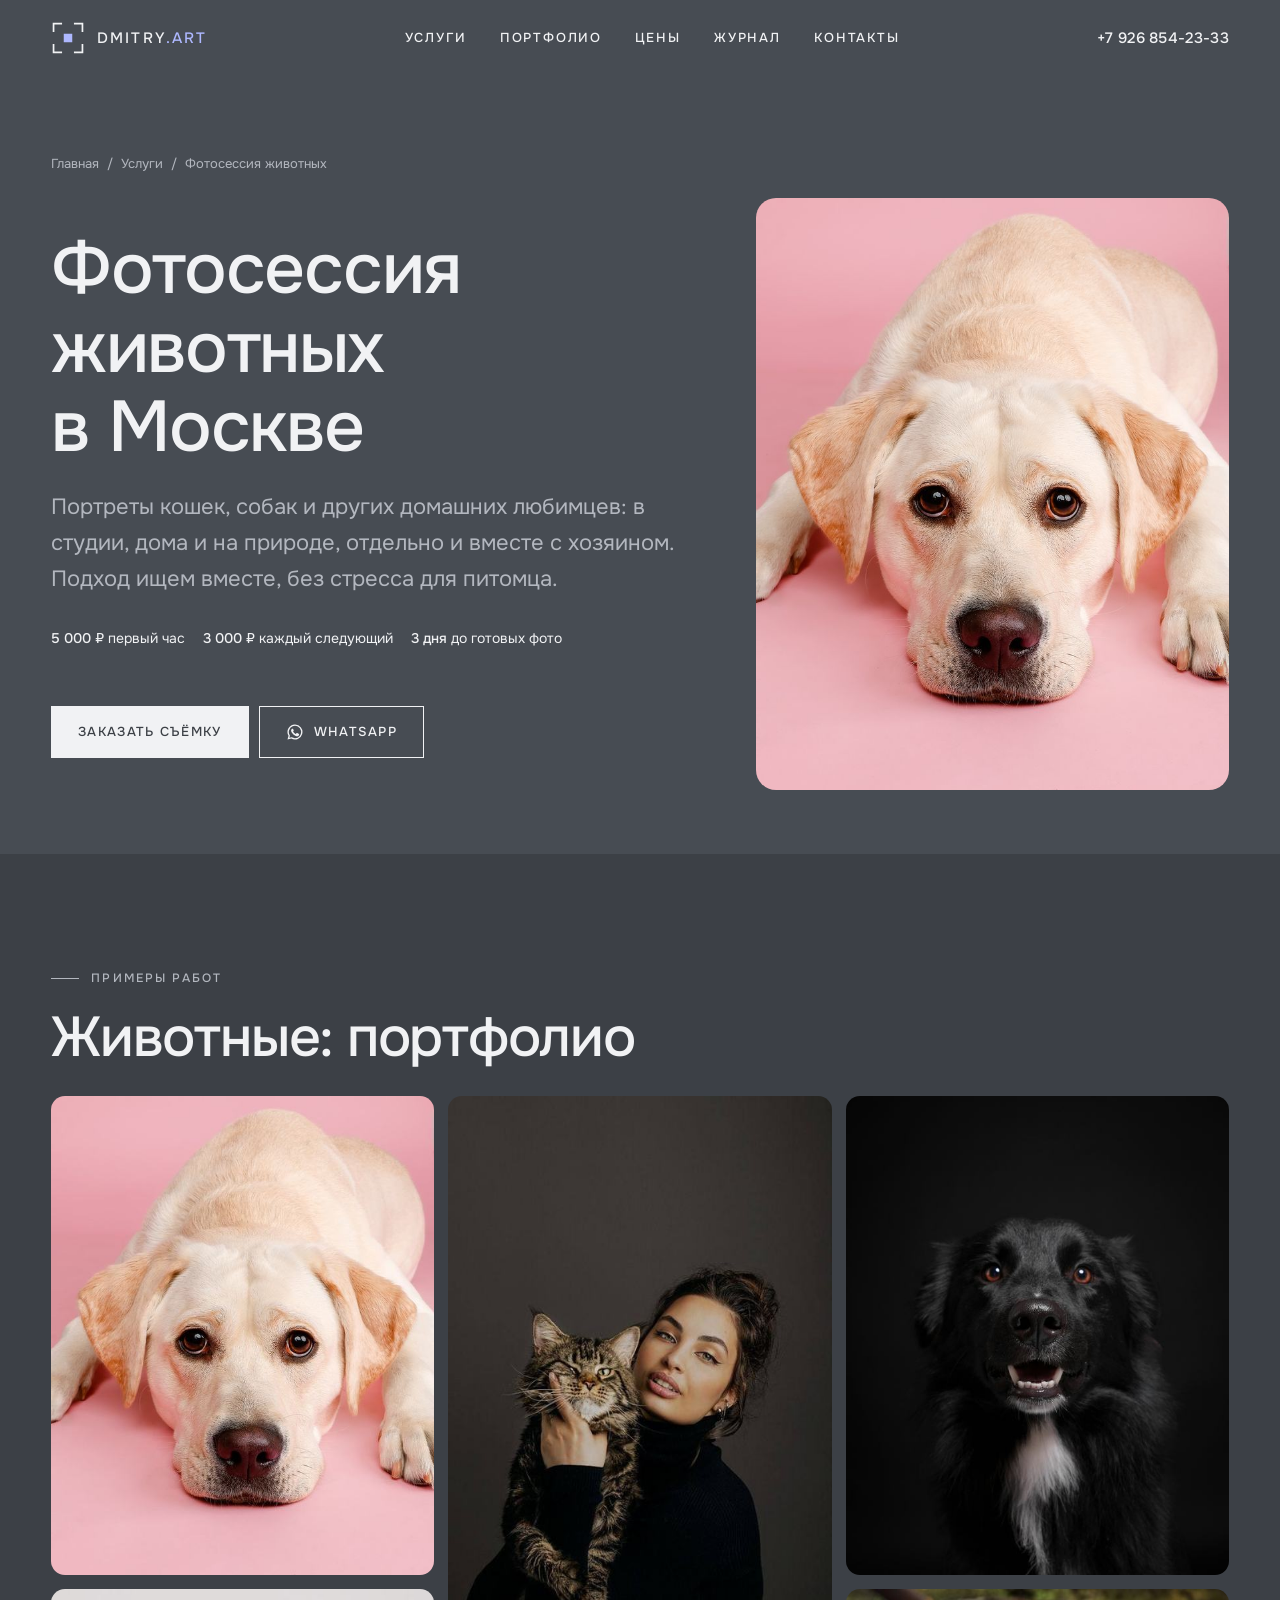
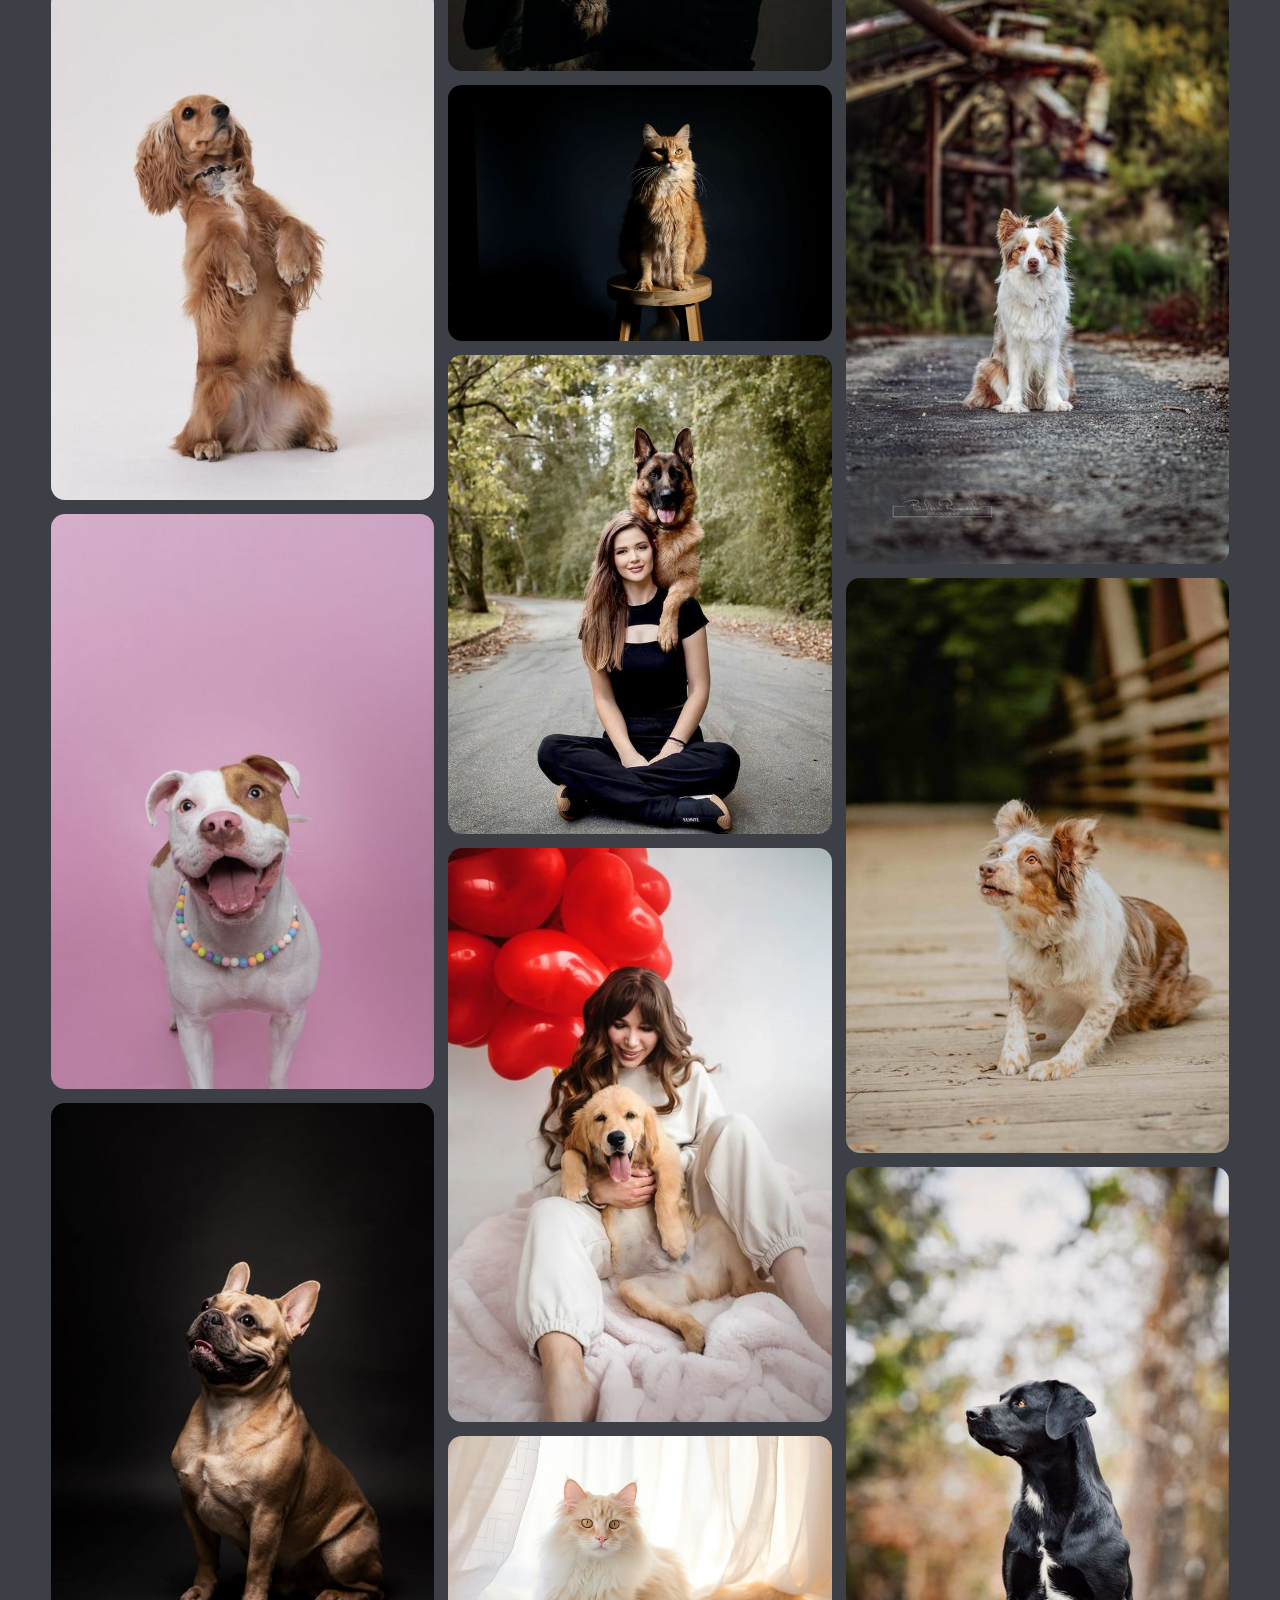
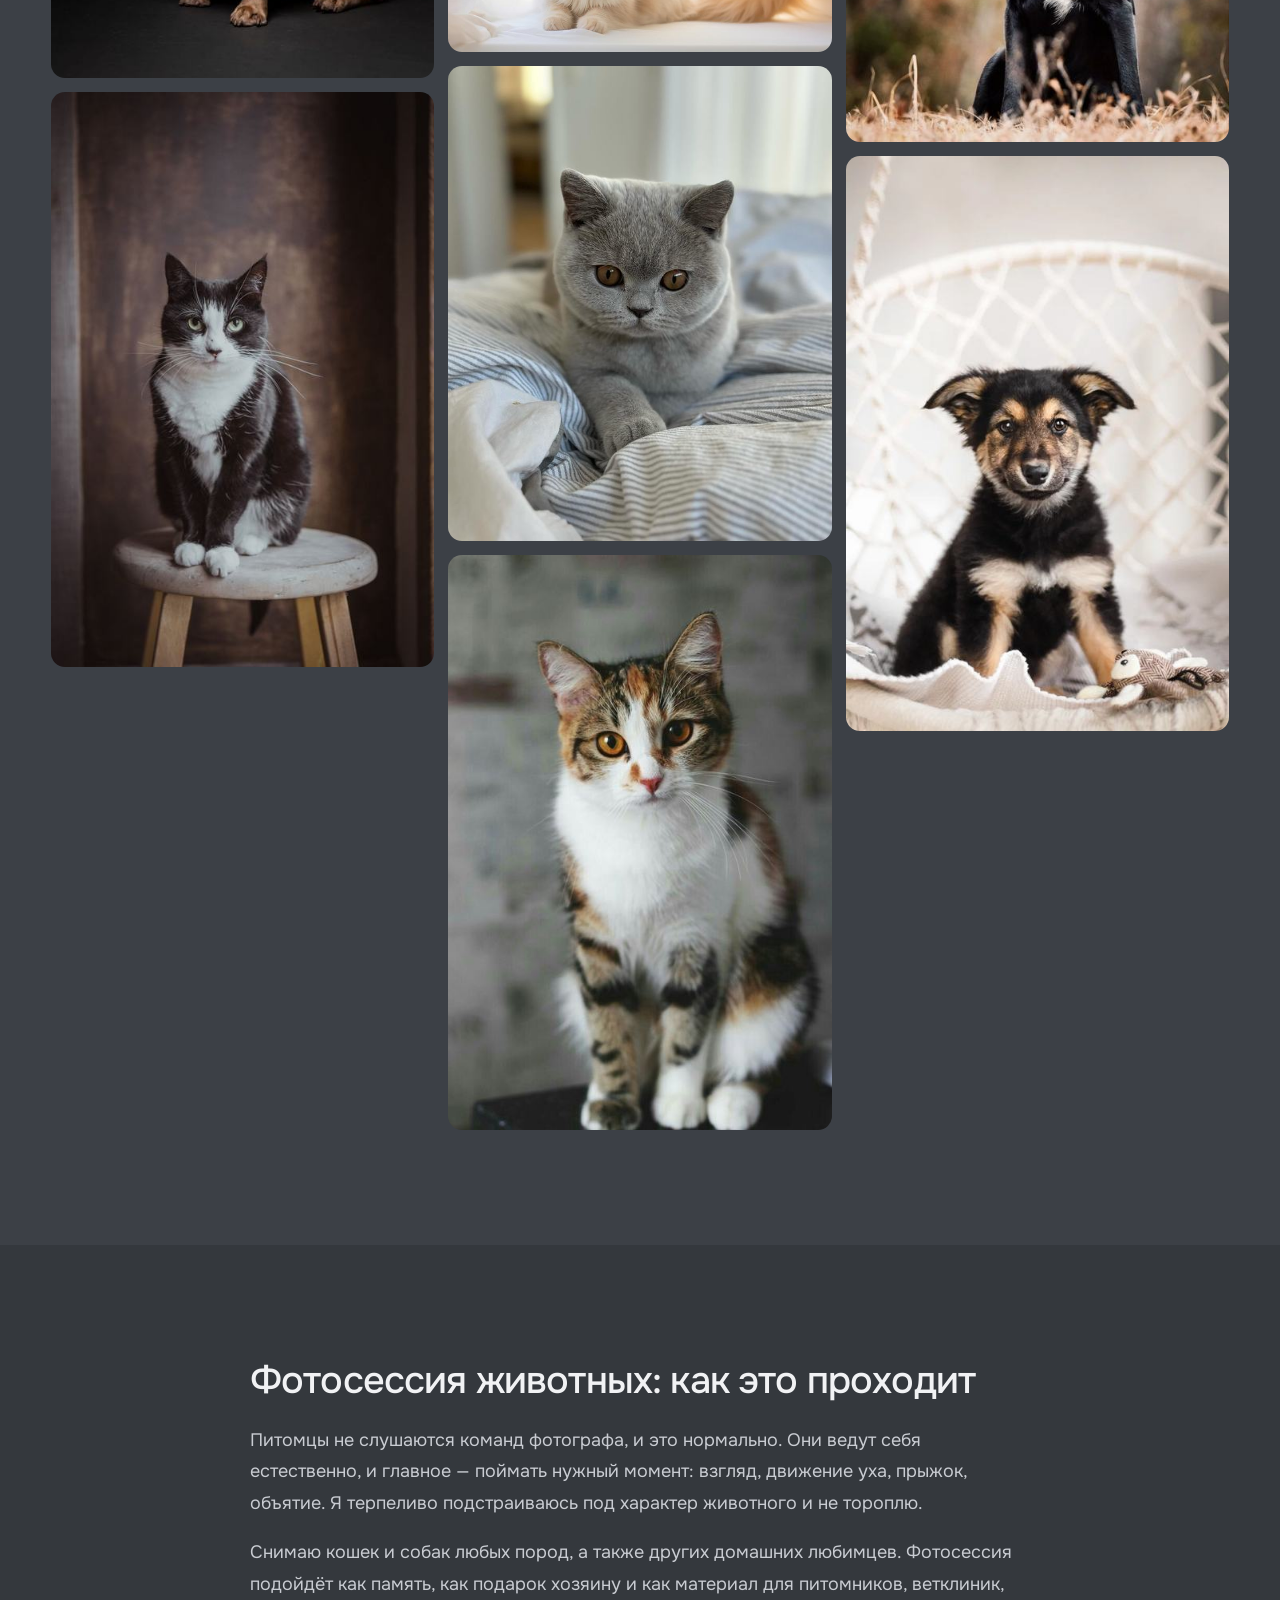
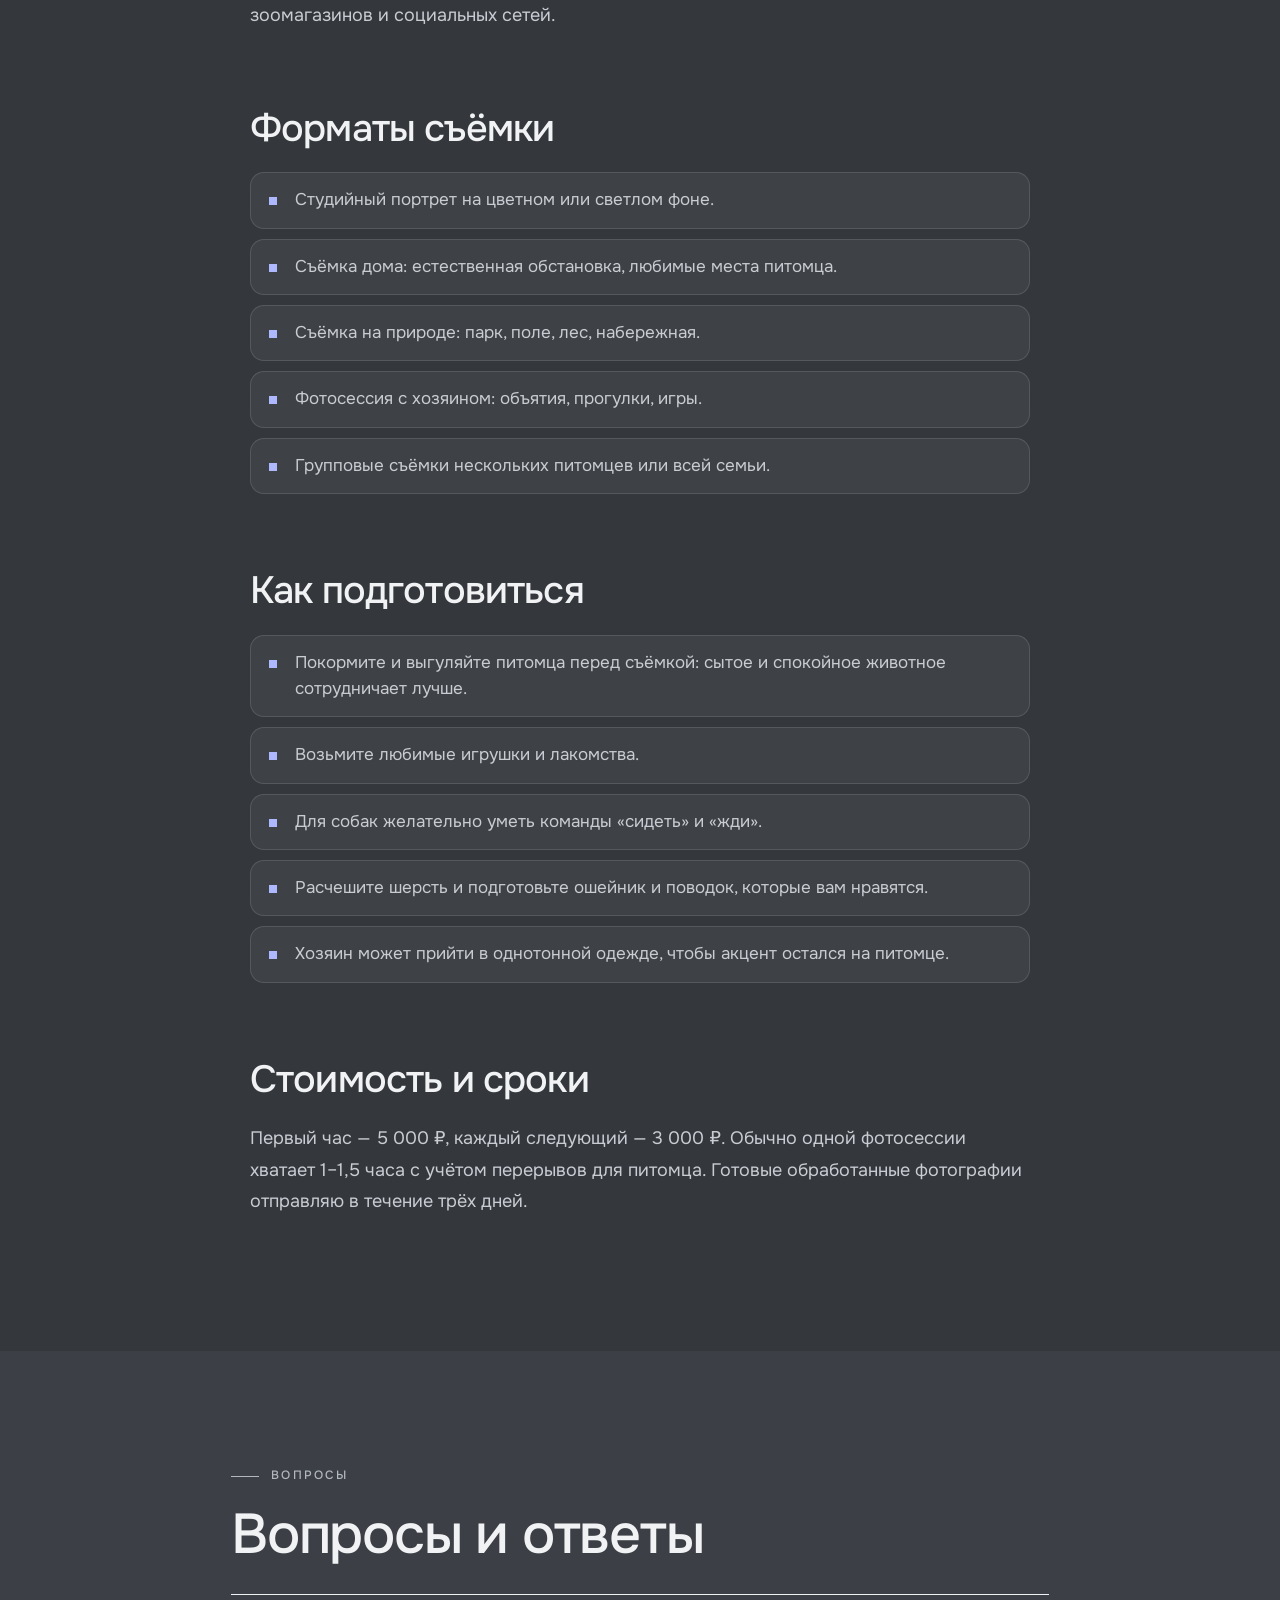
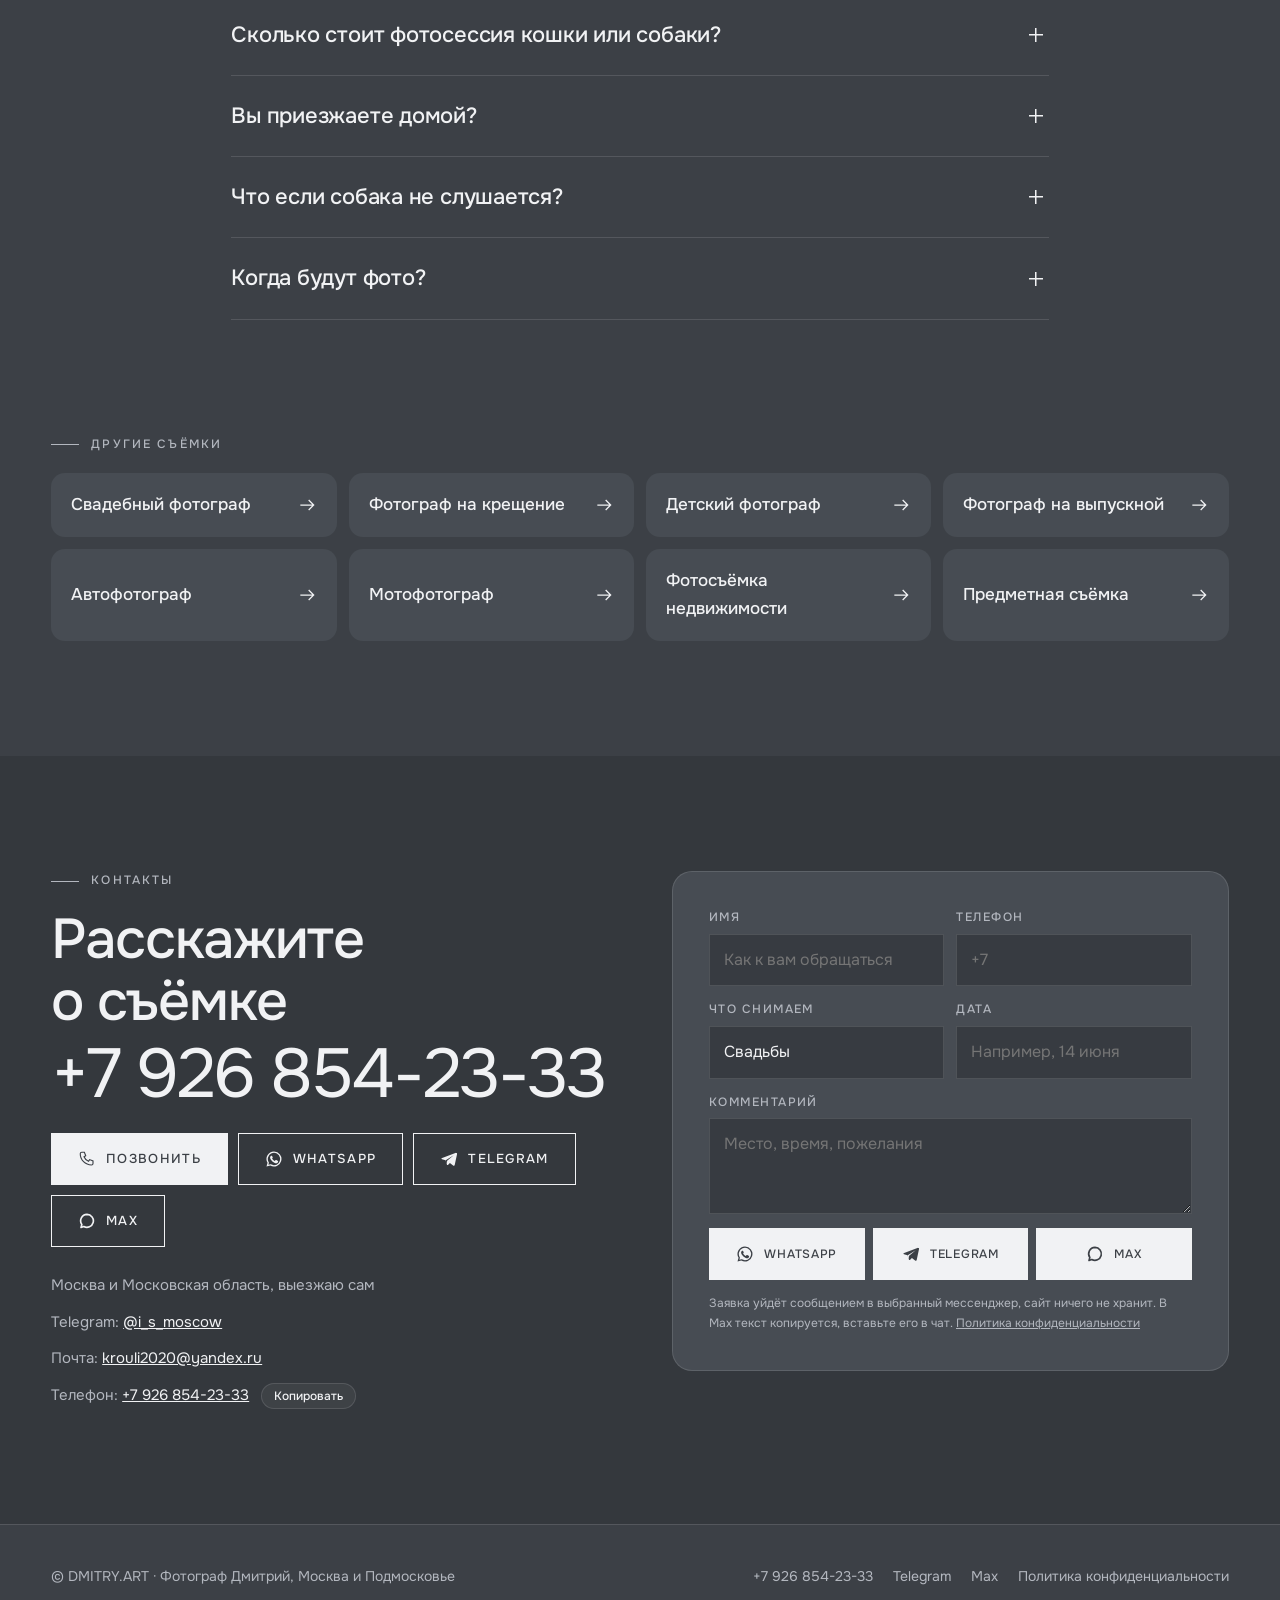
<file: fotosessiya-zhivotnyh.html>
<!doctype html>
<html lang="ru"><head><meta charset="utf-8"><meta name="viewport" content="width=device-width,initial-scale=1,viewport-fit=cover">
<title>Фотосессия животных в Москве — кошки, собаки | Дмитрий</title>
<meta name="description" content="Фотосессия кошек и собак в Москве: студия, природа, портреты с хозяином. Первый час 5 000 ₽, далее 3 000 ₽. Готовые фото за 3 дня.">
<link rel="canonical" href="https://fotografmoscow.ru/fotosessiya-zhivotnyh.html">
<meta name="theme-color" content="#3C4046">
<meta property="og:type" content="website"><meta property="og:locale" content="ru_RU"><meta property="og:site_name" content="DMITRY.ART">
<meta property="og:title" content="Фотосессия животных в Москве — кошки, собаки | Дмитрий"><meta property="og:description" content="Фотосессия кошек и собак в Москве: студия, природа, портреты с хозяином. Первый час 5 000 ₽, далее 3 000 ₽. Готовые фото за 3 дня."><meta property="og:url" content="https://fotografmoscow.ru/fotosessiya-zhivotnyh.html"><meta property="og:image" content="https://fotografmoscow.ru/img/fotosessiya-zhivotnyh-moskva-01.jpg">
<meta name="twitter:card" content="summary_large_image">
<link rel="icon" href="favicon.svg" type="image/svg+xml">
<link rel="preload" href="fonts/onest-cyrillic-wght-normal.woff2" as="font" type="font/woff2" crossorigin>
<link rel="stylesheet" href="css/style.css">
<script type="application/ld+json">{"@context":"https://schema.org","@graph":[{"@type":"Service","name":"Фотосессия животных в Москве","serviceType":"Фотосессия животных","description":"Фотосессия кошек и собак в Москве: студия, природа, портреты с хозяином. Первый час 5 000 ₽, далее 3 000 ₽. Готовые фото за 3 дня.","url":"https://fotografmoscow.ru/fotosessiya-zhivotnyh.html","provider":{"@id":"https://fotografmoscow.ru/#business"},"areaServed":[{"@type":"City","name":"Москва"},{"@type":"AdministrativeArea","name":"Московская область"}],"image":"https://fotografmoscow.ru/img/fotosessiya-zhivotnyh-moskva-01.jpg","offers":{"@type":"Offer","price":"5000","priceCurrency":"RUB","description":"Первый час 5000 ₽, каждый следующий час 3000 ₽"}},{"@type":["LocalBusiness","ProfessionalService"],"@id":"https://fotografmoscow.ru/#business","name":"DMITRY.ART — фотограф Дмитрий в Москве","url":"https://fotografmoscow.ru/","image":"https://fotografmoscow.ru/img/svadebnyj-fotograf-moskva-01.jpg","telephone":"+79268542333","email":"krouli2020@yandex.ru","priceRange":"5000–3000 ₽/час","address":{"@type":"PostalAddress","addressLocality":"Москва","addressCountry":"RU"},"areaServed":[{"@type":"City","name":"Москва"},{"@type":"AdministrativeArea","name":"Московская область"}],"sameAs":["https://t.me/i_s_moscow","https://wa.me/79268542333","https://max.ru/u/f9LHodD0cOI7ZeKXz67Z6f0I3CiNXraTTkri54r-b8vGDxQoJ5eY6ctCnNg"]},{"@type":"BreadcrumbList","itemListElement":[{"@type":"ListItem","position":1,"name":"Главная","item":"https://fotografmoscow.ru/"},{"@type":"ListItem","position":2,"name":"Услуги","item":"https://fotografmoscow.ru/#services"},{"@type":"ListItem","position":3,"name":"Фотосессия животных","item":"https://fotografmoscow.ru/fotosessiya-zhivotnyh.html"}]},{"@type":"FAQPage","mainEntity":[{"@type":"Question","name":"Сколько стоит фотосессия кошки или собаки?","acceptedAnswer":{"@type":"Answer","text":"Первый час — 5 000 ₽, каждый следующий — 3 000 ₽. Обычно достаточно 1–1,5 часа."}},{"@type":"Question","name":"Вы приезжаете домой?","acceptedAnswer":{"@type":"Answer","text":"Да, могу снять дома, на природе или в студии, как удобнее вам и питомцу."}},{"@type":"Question","name":"Что если собака не слушается?","acceptedAnswer":{"@type":"Answer","text":"Это не проблема. Снимаю в процессе игры и прогулки, подстраиваясь под питомца."}},{"@type":"Question","name":"Когда будут фото?","acceptedAnswer":{"@type":"Answer","text":"В течение трёх дней."}}]}]}</script>
</head><body>
<div id="pre" aria-hidden="true"><div class="pl"><svg viewBox="0 0 40 40"><path class="c" d="M3 13V3h10M27 3h10v10M37 27v10H27M13 37H3V27" pathLength="40"/><rect class="d" x="15" y="15" width="10" height="10"/></svg><b>Dmitry Art</b></div></div>
<script>(function(m,e,t,r,i,k,a){m[i]=m[i]||function(){(m[i].a=m[i].a||[]).push(arguments)};m[i].l=1*new Date();for(var j=0;j<document.scripts.length;j++){if(document.scripts[j].src===r){return}}k=e.createElement(t),a=e.getElementsByTagName(t)[0],k.async=1,k.src=r,a.parentNode.insertBefore(k,a)})(window,document,'script','https://mc.yandex.ru/metrika/tag.js?id=113881875','ym');ym(113881875,'init',{ssr:true,webvisor:true,clickmap:true,ecommerce:"dataLayer",referrer:document.referrer,url:location.href,accurateTrackBounce:true,trackLinks:true});</script>
<noscript><div><img src="https://mc.yandex.ru/watch/113881875" style="position:absolute;left:-9999px" alt=""></div></noscript>
<svg width="0" height="0" style="position:absolute" aria-hidden="true"><defs>
<symbol id="i-phone" viewBox="0 0 24 24"><path fill="none" stroke="currentColor" stroke-width="1.5" d="M5 3h3.5l1.8 4.6-2.3 1.5a11 11 0 0 0 6 6l1.5-2.3L20 14.6V18a2 2 0 0 1-2 2A15 15 0 0 1 3 5a2 2 0 0 1 2-2z"/></symbol>
<symbol id="i-wa" viewBox="0 0 24 24"><path fill="currentColor" d="M12 2a10 10 0 0 0-8.6 15.1L2 22l5-1.3A10 10 0 1 0 12 2zm0 18.2a8.2 8.2 0 0 1-4.2-1.1l-.3-.2-3 .8.8-2.9-.2-.3A8.2 8.2 0 1 1 12 20.2zm4.5-6.1c-.2-.1-1.5-.7-1.7-.8-.2-.1-.4-.1-.6.1l-.8 1c-.1.2-.3.2-.5.1a6.7 6.7 0 0 1-3.3-2.9c-.3-.4.2-.4.7-1.3.1-.2 0-.3 0-.4l-.8-1.8c-.2-.5-.4-.4-.6-.4h-.5a1 1 0 0 0-.7.3 3 3 0 0 0-.9 2.2 5.2 5.2 0 0 0 1.1 2.7 11.8 11.8 0 0 0 4.5 4c1.7.7 2.3.8 3.2.6.5-.1 1.5-.6 1.7-1.2.2-.6.2-1.1.2-1.2-.1-.1-.2-.2-.5-.3z"/></symbol>
<symbol id="i-tg" viewBox="0 0 24 24"><path fill="currentColor" d="M21.4 3.6 2.9 10.7c-1.3.5-1.2 1.2-.2 1.5l4.7 1.5 1.8 5.6c.2.6.4.8.8.8s.6-.2.9-.5l2.3-2.2 4.7 3.5c.9.5 1.5.2 1.7-.8l3.1-14.6c.3-1.3-.5-1.9-1.3-1.5zM9.5 14.3l-.4 4-1.4-4.6 10.6-6.7-8.8 7.3z"/></symbol>
<symbol id="i-max" viewBox="0 0 24 24"><path fill="none" stroke="currentColor" stroke-width="2.2" stroke-linejoin="round" d="M12 3.2a8.6 8.6 0 1 1-4.3 16.1L4 20.6l1.1-3.9A8.6 8.6 0 0 1 12 3.2z"/></symbol>
<symbol id="i-arr" viewBox="0 0 24 24"><path fill="none" stroke="currentColor" stroke-width="1.5" d="M4 12h16m-6-6 6 6-6 6"/></symbol>
<symbol id="i-arl" viewBox="0 0 24 24"><path fill="none" stroke="currentColor" stroke-width="1.5" d="M20 12H4m6-6-6 6 6 6"/></symbol>
<symbol id="i-cam" viewBox="0 0 24 24"><path fill="none" stroke="currentColor" stroke-width="1.5" d="M4 8h3l1.5-2h7L17 8h3v11H4zM12 17a3.5 3.5 0 1 0 0-7 3.5 3.5 0 0 0 0 7z"/></symbol>
<symbol id="i-flash" viewBox="0 0 24 24"><path fill="none" stroke="currentColor" stroke-width="1.5" stroke-linejoin="round" d="M13 2 5 13h6l-1 9 8-11h-6z"/></symbol>
<symbol id="i-clock" viewBox="0 0 24 24"><path fill="none" stroke="currentColor" stroke-width="1.5" d="M12 21a9 9 0 1 0 0-18 9 9 0 0 0 0 18zm0-14v5l3 2"/></symbol>
<symbol id="i-pin" viewBox="0 0 24 24"><path fill="none" stroke="currentColor" stroke-width="1.5" d="M12 21s-7-6.2-7-11a7 7 0 1 1 14 0c0 4.8-7 11-7 11zm0-8.5a2.5 2.5 0 1 0 0-5 2.5 2.5 0 0 0 0 5z"/></symbol>
</defs></svg>
<header class="hdr"><div class="wrap">
<a class="logo" href="./" aria-label="Dmitry Art, на главную"><svg viewBox="0 0 40 40" aria-hidden="true"><path fill="none" stroke="currentColor" stroke-width="2" d="M3 13V3h10M27 3h10v10M37 27v10H27M13 37H3V27"/><rect x="15" y="15" width="10" height="10" fill="#AEB8FF"/></svg><span>DMITRY<i>.ART</i></span></a>
<nav class="nav" aria-label="Основное меню"><a href="./#services">Услуги</a><a href="./#portfolio">Портфолио</a><a href="./#prices">Цены</a><a href="./#journal">Журнал</a><a href="./#contact">Контакты</a></nav>
<div class="hdr-r"><a class="hdr-tel" href="tel:+79268542333">+7 926 854-23-33</a><button class="burger" aria-label="Меню" aria-expanded="false"><i></i></button></div>
</div></header>
<div class="menu" aria-label="Меню">
<a href="./#services">Услуги</a><a href="./#portfolio">Портфолио</a><a href="./#prices">Цены</a><a href="./#journal">Журнал</a><a href="./#contact">Контакты</a>
<div class="m-c"><a class="big" href="tel:+79268542333">+7 926 854-23-33</a><a href="https://wa.me/79268542333" target="_blank" rel="noopener">WhatsApp</a><a href="https://t.me/i_s_moscow" target="_blank" rel="noopener">Telegram @i_s_moscow</a><a href="https://max.ru/u/f9LHodD0cOI7ZeKXz67Z6f0I3CiNXraTTkri54r-b8vGDxQoJ5eY6ctCnNg" target="_blank" rel="noopener">Max</a></div>
</div>
<section class="ph-hero t-blush"><div class="wrap"><nav class="crumbs" aria-label="Хлебные крошки"><a href="./">Главная</a><span>/</span><a href="./#services">Услуги</a><span>/</span><span>Фотосессия животных</span></nav>
<div class="ph-g"><div><h1>Фотосессия животных в Москве</h1><p class="lead">Портреты кошек, собак и других домашних любимцев: в студии, дома и на природе, отдельно и вместе с хозяином. Подход ищем вместе, без стресса для питомца.</p>
<div class="ph-chip"><span><b>5 000 ₽</b> первый час</span><span><b>3 000 ₽</b> каждый следующий</span><span><b>3 дня</b> до готовых фото</span></div>
<div class="hero-b"><a class="btn" href="#contact">Заказать съёмку</a><a class="btn ghost" href="https://wa.me/79268542333" target="_blank" rel="noopener"><svg><use href="#i-wa"/></svg>WhatsApp</a></div></div>
<div class="ph-img"><img src="img/fotosessiya-zhivotnyh-moskva-01.jpg" alt="Фотосессия животных в Москве" width="800" height="800" fetchpriority="high"></div></div></div></section><section class="sec"><div class="wrap"><div class="rv" style="margin-bottom:28px"><div class="eyebrow">Примеры работ</div><h2 class="h2">Животные: портфолио</h2></div><div class="gal" data-gal><a class="gi" data-g="zhivotnye" href="img/fotosessiya-zhivotnyh-moskva-01.jpg"><img src="img/fotosessiya-zhivotnyh-moskva-01-s.jpg" width="736" height="920" alt="Фотосессия животных в Москве, фото 1" loading="lazy" decoding="async"></a><a class="gi" data-g="zhivotnye" href="img/fotosessiya-zhivotnyh-moskva-02.jpg"><img src="img/fotosessiya-zhivotnyh-moskva-02-s.jpg" width="736" height="981" alt="Фотосессия животных в Москве, фото 2" loading="lazy" decoding="async"></a><a class="gi" data-g="zhivotnye" href="img/fotosessiya-zhivotnyh-moskva-03.jpg"><img src="img/fotosessiya-zhivotnyh-moskva-03-s.jpg" width="800" height="1200" alt="Фотосессия животных в Москве, фото 3" loading="lazy" decoding="async"></a><a class="gi" data-g="zhivotnye" href="img/fotosessiya-zhivotnyh-moskva-04.jpg"><img src="img/fotosessiya-zhivotnyh-moskva-04-s.jpg" width="800" height="1200" alt="Фотосессия животных в Москве, фото 4" loading="lazy" decoding="async"></a><a class="gi" data-g="zhivotnye" href="img/fotosessiya-zhivotnyh-moskva-05.jpg"><img src="img/fotosessiya-zhivotnyh-moskva-05-s.jpg" width="735" height="1102" alt="Фотосессия животных в Москве, фото 5" loading="lazy" decoding="async"></a><a class="gi" data-g="zhivotnye" href="img/fotosessiya-zhivotnyh-moskva-06.jpg"><img src="img/fotosessiya-zhivotnyh-moskva-06-s.jpg" width="736" height="1104" alt="Фотосессия животных в Москве, фото 6" loading="lazy" decoding="async"></a><a class="gi" data-g="zhivotnye" href="img/fotosessiya-zhivotnyh-moskva-07.jpg"><img src="img/fotosessiya-zhivotnyh-moskva-07-s.jpg" width="1600" height="1067" alt="Фотосессия животных в Москве, фото 7" loading="lazy" decoding="async"></a><a class="gi" data-g="zhivotnye" href="img/fotosessiya-zhivotnyh-moskva-08.jpg"><img src="img/fotosessiya-zhivotnyh-moskva-08-s.jpg" width="736" height="920" alt="Фотосессия животных в Москве, фото 8" loading="lazy" decoding="async"></a><a class="gi" data-g="zhivotnye" href="img/fotosessiya-zhivotnyh-moskva-09.jpg"><img src="img/fotosessiya-zhivotnyh-moskva-09-s.jpg" width="800" height="1200" alt="Фотосессия животных в Москве, фото 9" loading="lazy" decoding="async"></a><a class="gi" data-g="zhivotnye" href="img/fotosessiya-zhivotnyh-moskva-10.jpg"><img src="img/fotosessiya-zhivotnyh-moskva-10-s.jpg" width="1593" height="896" alt="Фотосессия животных в Москве, фото 10" loading="lazy" decoding="async"></a><a class="gi" data-g="zhivotnye" href="img/fotosessiya-zhivotnyh-moskva-11.jpg"><img src="img/fotosessiya-zhivotnyh-moskva-11-s.jpg" width="1291" height="1600" alt="Фотосессия животных в Москве, фото 11" loading="lazy" decoding="async"></a><a class="gi" data-g="zhivotnye" href="img/fotosessiya-zhivotnyh-moskva-12.jpg"><img src="img/fotosessiya-zhivotnyh-moskva-12-s.jpg" width="736" height="1104" alt="Фотосессия животных в Москве, фото 12" loading="lazy" decoding="async"></a><a class="gi" data-g="zhivotnye" href="img/fotosessiya-zhivotnyh-moskva-13.jpg"><img src="img/fotosessiya-zhivotnyh-moskva-13-s.jpg" width="1280" height="1600" alt="Фотосессия животных в Москве, фото 13" loading="lazy" decoding="async"></a><a class="gi" data-g="zhivotnye" href="img/fotosessiya-zhivotnyh-moskva-14.jpg"><img src="img/fotosessiya-zhivotnyh-moskva-14-s.jpg" width="736" height="1104" alt="Фотосессия животных в Москве, фото 14" loading="lazy" decoding="async"></a><a class="gi" data-g="zhivotnye" href="img/fotosessiya-zhivotnyh-moskva-15.jpg"><img src="img/fotosessiya-zhivotnyh-moskva-15-s.jpg" width="736" height="1104" alt="Фотосессия животных в Москве, фото 15" loading="lazy" decoding="async"></a><a class="gi" data-g="zhivotnye" href="img/fotosessiya-zhivotnyh-moskva-16.jpg"><img src="img/fotosessiya-zhivotnyh-moskva-16-s.jpg" width="800" height="1200" alt="Фотосессия животных в Москве, фото 16" loading="lazy" decoding="async"></a><a class="gi" data-g="zhivotnye" href="img/fotosessiya-zhivotnyh-moskva-17.jpg"><img src="img/fotosessiya-zhivotnyh-moskva-17-s.jpg" width="800" height="1200" alt="Фотосессия животных в Москве, фото 17" loading="lazy" decoding="async"></a></div></div></section><section class="sec pf" id="article"><div class="wrap"><article class="art"><h2>Фотосессия животных: как это проходит</h2><p>Питомцы не слушаются команд фотографа, и это нормально. Они ведут себя естественно, и главное — поймать нужный момент: взгляд, движение уха, прыжок, объятие. Я терпеливо подстраиваюсь под характер животного и не тороплю.</p><p>Снимаю кошек и собак любых пород, а также других домашних любимцев. Фотосессия подойдёт как память, как подарок хозяину и как материал для питомников, ветклиник, зоомагазинов и социальных сетей.</p><h2>Форматы съёмки</h2><ul><li>Студийный портрет на цветном или светлом фоне.</li><li>Съёмка дома: естественная обстановка, любимые места питомца.</li><li>Съёмка на природе: парк, поле, лес, набережная.</li><li>Фотосессия с хозяином: объятия, прогулки, игры.</li><li>Групповые съёмки нескольких питомцев или всей семьи.</li></ul><h2>Как подготовиться</h2><ul><li>Покормите и выгуляйте питомца перед съёмкой: сытое и спокойное животное сотрудничает лучше.</li><li>Возьмите любимые игрушки и лакомства.</li><li>Для собак желательно уметь команды «сидеть» и «жди».</li><li>Расчешите шерсть и подготовьте ошейник и поводок, которые вам нравятся.</li><li>Хозяин может прийти в однотонной одежде, чтобы акцент остался на питомце.</li></ul><h2>Стоимость и сроки</h2><p>Первый час — 5 000 ₽, каждый следующий — 3 000 ₽. Обычно одной фотосессии хватает 1–1,5 часа с учётом перерывов для питомца. Готовые обработанные фотографии отправляю в течение трёх дней.</p></article></div></section><section class="sec"><div class="wrap" style="max-width:920px"><div class="rv" style="margin-bottom:28px"><div class="eyebrow">Вопросы</div><h2 class="h2">Вопросы и ответы</h2></div><div class="faq"><details><summary>Сколько стоит фотосессия кошки или собаки?</summary><p>Первый час — 5 000 ₽, каждый следующий — 3 000 ₽. Обычно достаточно 1–1,5 часа.</p></details><details><summary>Вы приезжаете домой?</summary><p>Да, могу снять дома, на природе или в студии, как удобнее вам и питомцу.</p></details><details><summary>Что если собака не слушается?</summary><p>Это не проблема. Снимаю в процессе игры и прогулки, подстраиваясь под питомца.</p></details><details><summary>Когда будут фото?</summary><p>В течение трёх дней.</p></details></div></div></section><section class="sec" style="padding-top:0"><div class="wrap"><div class="eyebrow">Другие съёмки</div><div class="rel"><a class="t-blush" href="svadebnyj-fotograf.html">Свадебный фотограф<svg><use href="#i-arr"/></svg></a><a class="t-sky" href="fotograf-na-kreshhenie.html">Фотограф на крещение<svg><use href="#i-arr"/></svg></a><a class="t-butter" href="detskij-fotograf.html">Детский фотограф<svg><use href="#i-arr"/></svg></a><a class="t-lav" href="fotograf-na-vypusknoj.html">Фотограф на выпускной<svg><use href="#i-arr"/></svg></a><a class="t-sky" href="avtofotograf.html">Автофотограф<svg><use href="#i-arr"/></svg></a><a class="t-lav" href="motofotograf.html">Мотофотограф<svg><use href="#i-arr"/></svg></a><a class="t-sage" href="fotosemka-nedvizhimosti.html">Фотосъёмка недвижимости<svg><use href="#i-arr"/></svg></a><a class="t-butter" href="predmetnaya-fotosemka.html">Предметная съёмка<svg><use href="#i-arr"/></svg></a></div></div></section><section class="sec ct" id="contact"><div class="wrap ct-g">
<div class="rv"><div class="eyebrow">Контакты</div><h2 class="h2">Расскажите о съёмке</h2>
<a class="big-tel" href="tel:+79268542333">+7 926 854-23-33</a>
<div class="ct-btns"><a class="btn" href="tel:+79268542333"><svg><use href="#i-phone"/></svg>Позвонить</a><a class="btn ghost" href="https://wa.me/79268542333" target="_blank" rel="noopener"><svg><use href="#i-wa"/></svg>WhatsApp</a><a class="btn ghost" href="https://t.me/i_s_moscow" target="_blank" rel="noopener"><svg><use href="#i-tg"/></svg>Telegram</a><a class="btn ghost" href="https://max.ru/u/f9LHodD0cOI7ZeKXz67Z6f0I3CiNXraTTkri54r-b8vGDxQoJ5eY6ctCnNg" target="_blank" rel="noopener"><svg><use href="#i-max"/></svg>Max</a></div>
<div class="ct-list"><div>Москва и Московская область, выезжаю сам</div><div>Telegram: <a href="https://t.me/i_s_moscow" target="_blank" rel="noopener">@i_s_moscow</a></div><div>Почта: <a href="mailto:krouli2020@yandex.ru">krouli2020@yandex.ru</a></div><div>Телефон: <a href="tel:+79268542333">+7 926 854-23-33</a> <button class="chip" type="button" data-copy="+79268542333" style="margin-left:8px;padding:6px 12px;font-size:12px">Копировать</button></div></div></div>
<form class="form rv" id="form" novalidate aria-label="Заявка на съёмку">
<div class="row"><label>Имя<input name="name" autocomplete="name" placeholder="Как к вам обращаться"></label><label>Телефон<input name="tel" type="tel" autocomplete="tel" placeholder="+7"></label></div>
<div class="row"><label>Что снимаем<select name="genre"><option>Свадьбы</option><option>Крещение</option><option>Дети</option><option>Выпускной</option><option>Автомобили</option><option>Мотоциклы</option><option>Недвижимость</option><option>Предметная</option><option>Животные</option><option>Другое</option></select></label><label>Дата<input name="date" placeholder="Например, 14 июня"></label></div>
<label>Комментарий<textarea name="msg" placeholder="Место, время, пожелания"></textarea></label>
<div class="f-btns"><a class="btn" id="sWa" href="https://wa.me/79268542333" target="_blank" rel="noopener"><svg><use href="#i-wa"/></svg>WhatsApp</a><a class="btn" id="sTg" href="https://t.me/i_s_moscow" target="_blank" rel="noopener"><svg><use href="#i-tg"/></svg>Telegram</a><a class="btn" id="sMx" href="https://max.ru/u/f9LHodD0cOI7ZeKXz67Z6f0I3CiNXraTTkri54r-b8vGDxQoJ5eY6ctCnNg" target="_blank" rel="noopener"><svg><use href="#i-max"/></svg>Max</a></div>
<p class="f-note">Заявка уйдёт сообщением в выбранный мессенджер, сайт ничего не хранит. В Max текст копируется, вставьте его в чат. <a href="privacy.html">Политика конфиденциальности</a></p></form></div></section>
<footer class="ftr"><div class="wrap"><div>© DMITRY.ART · Фотограф Дмитрий, Москва и Подмосковье</div>
<nav aria-label="Ссылки"><a href="tel:+79268542333">+7 926 854-23-33</a><a href="https://t.me/i_s_moscow" target="_blank" rel="noopener">Telegram</a><a href="https://max.ru/u/f9LHodD0cOI7ZeKXz67Z6f0I3CiNXraTTkri54r-b8vGDxQoJ5eY6ctCnNg" target="_blank" rel="noopener">Max</a><a href="privacy.html">Политика конфиденциальности</a></nav></div></footer>
<nav class="mbar" aria-label="Связаться"><a href="tel:+79268542333"><svg><use href="#i-phone"/></svg>Звонок</a><a class="wa" href="https://wa.me/79268542333" target="_blank" rel="noopener"><svg><use href="#i-wa"/></svg>WhatsApp</a><a href="https://t.me/i_s_moscow" target="_blank" rel="noopener"><svg><use href="#i-tg"/></svg>Telegram</a><a href="https://max.ru/u/f9LHodD0cOI7ZeKXz67Z6f0I3CiNXraTTkri54r-b8vGDxQoJ5eY6ctCnNg" target="_blank" rel="noopener"><svg><use href="#i-max"/></svg>Max</a></nav>
<div class="lb" id="lb" role="dialog" aria-modal="true" aria-label="Просмотр фото"><div class="lb-t"><span class="lb-cnt"></span><button class="lb-x" aria-label="Закрыть">×</button></div>
<div class="lb-st"><button class="lb-n p" aria-label="Назад"><svg><use href="#i-arl"/></svg></button><img alt=""><button class="lb-n n" aria-label="Вперёд"><svg><use href="#i-arr"/></svg></button></div><div class="lb-c"></div></div>
<script src="js/site.js" defer></script>
</body></html>
</file>
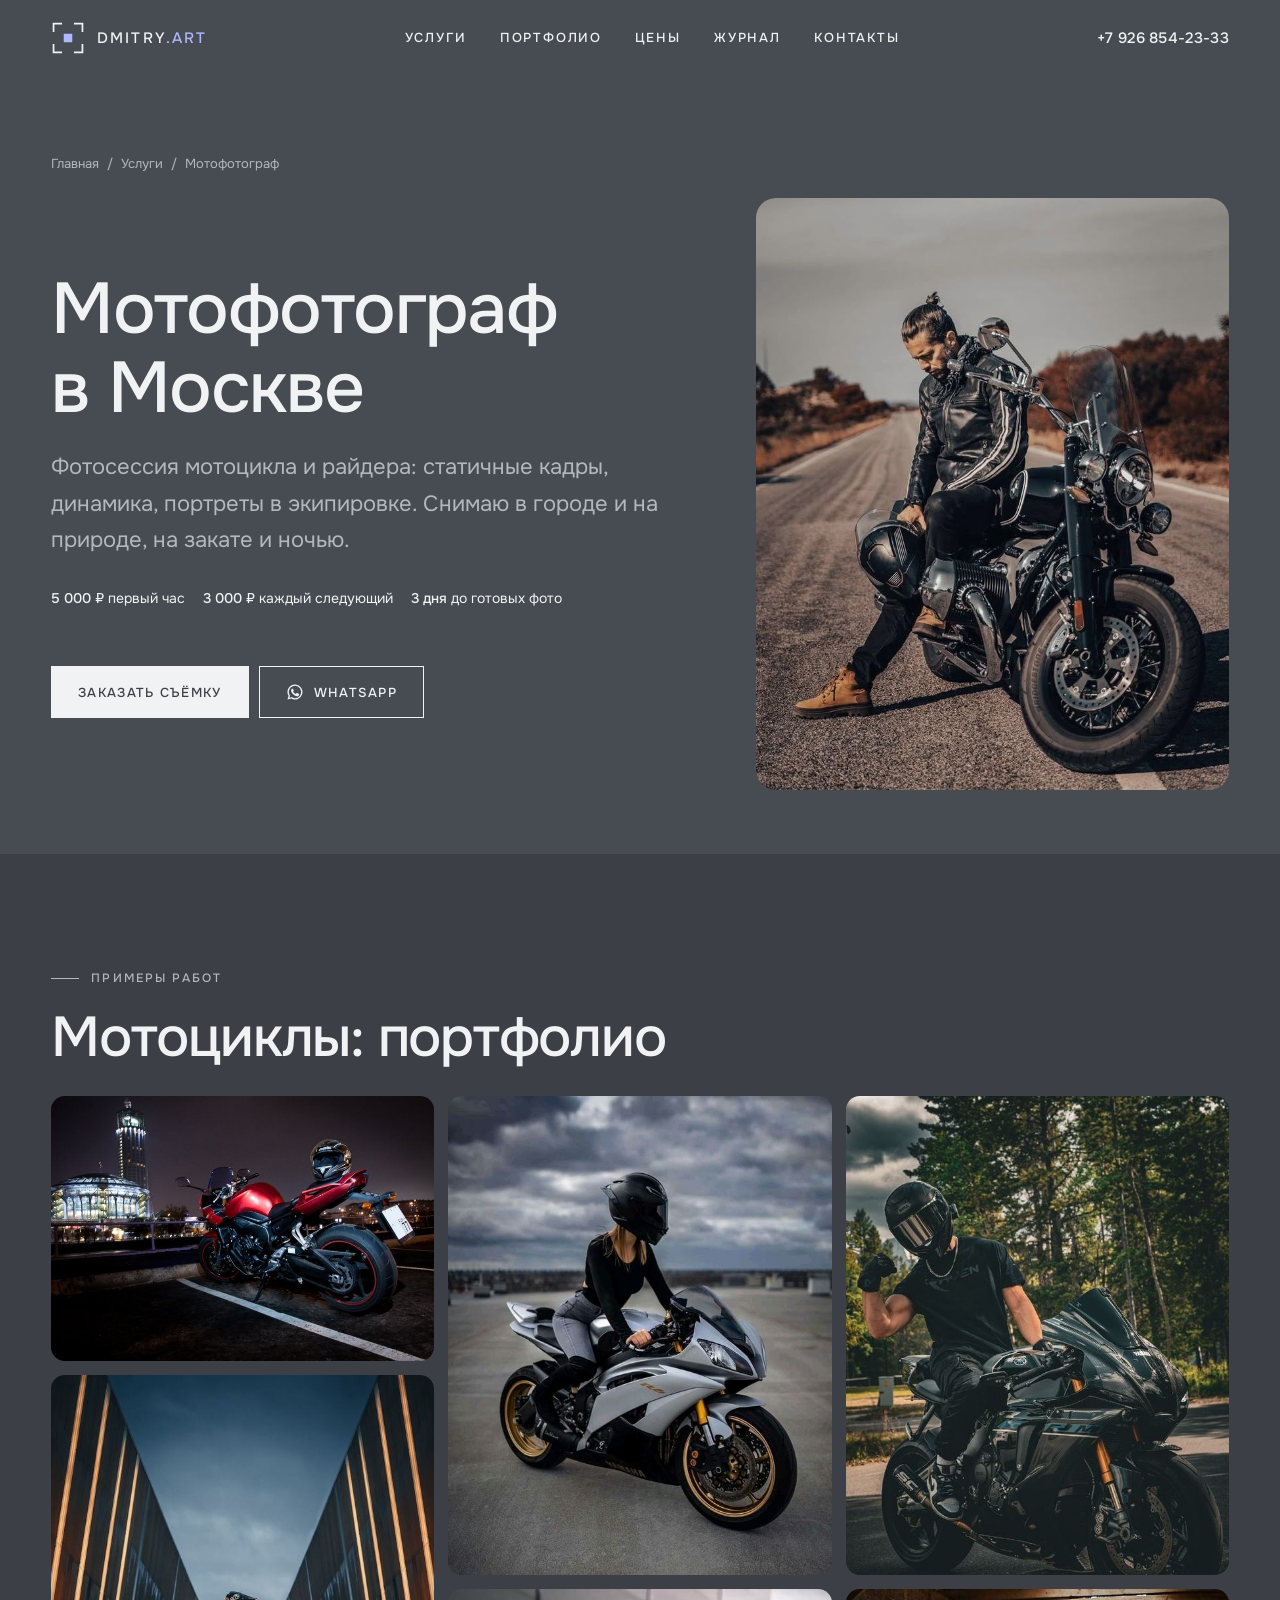
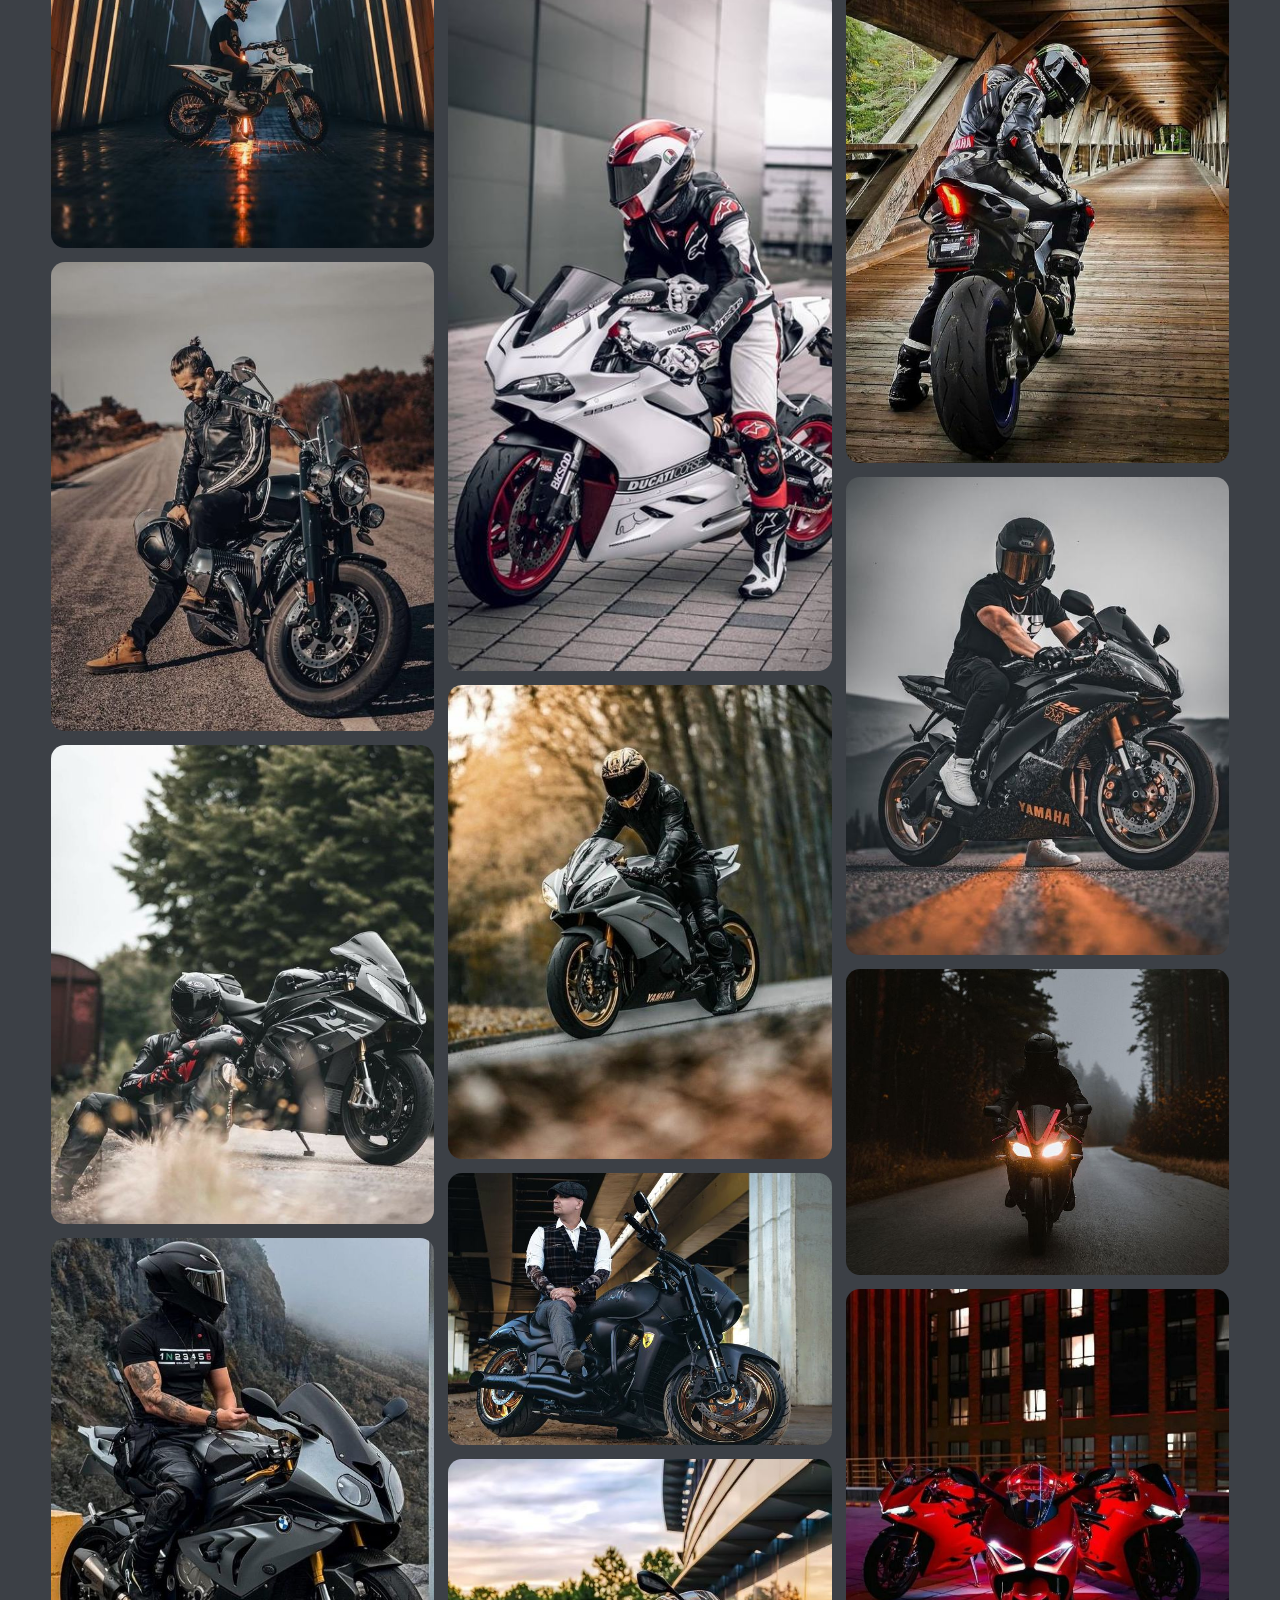
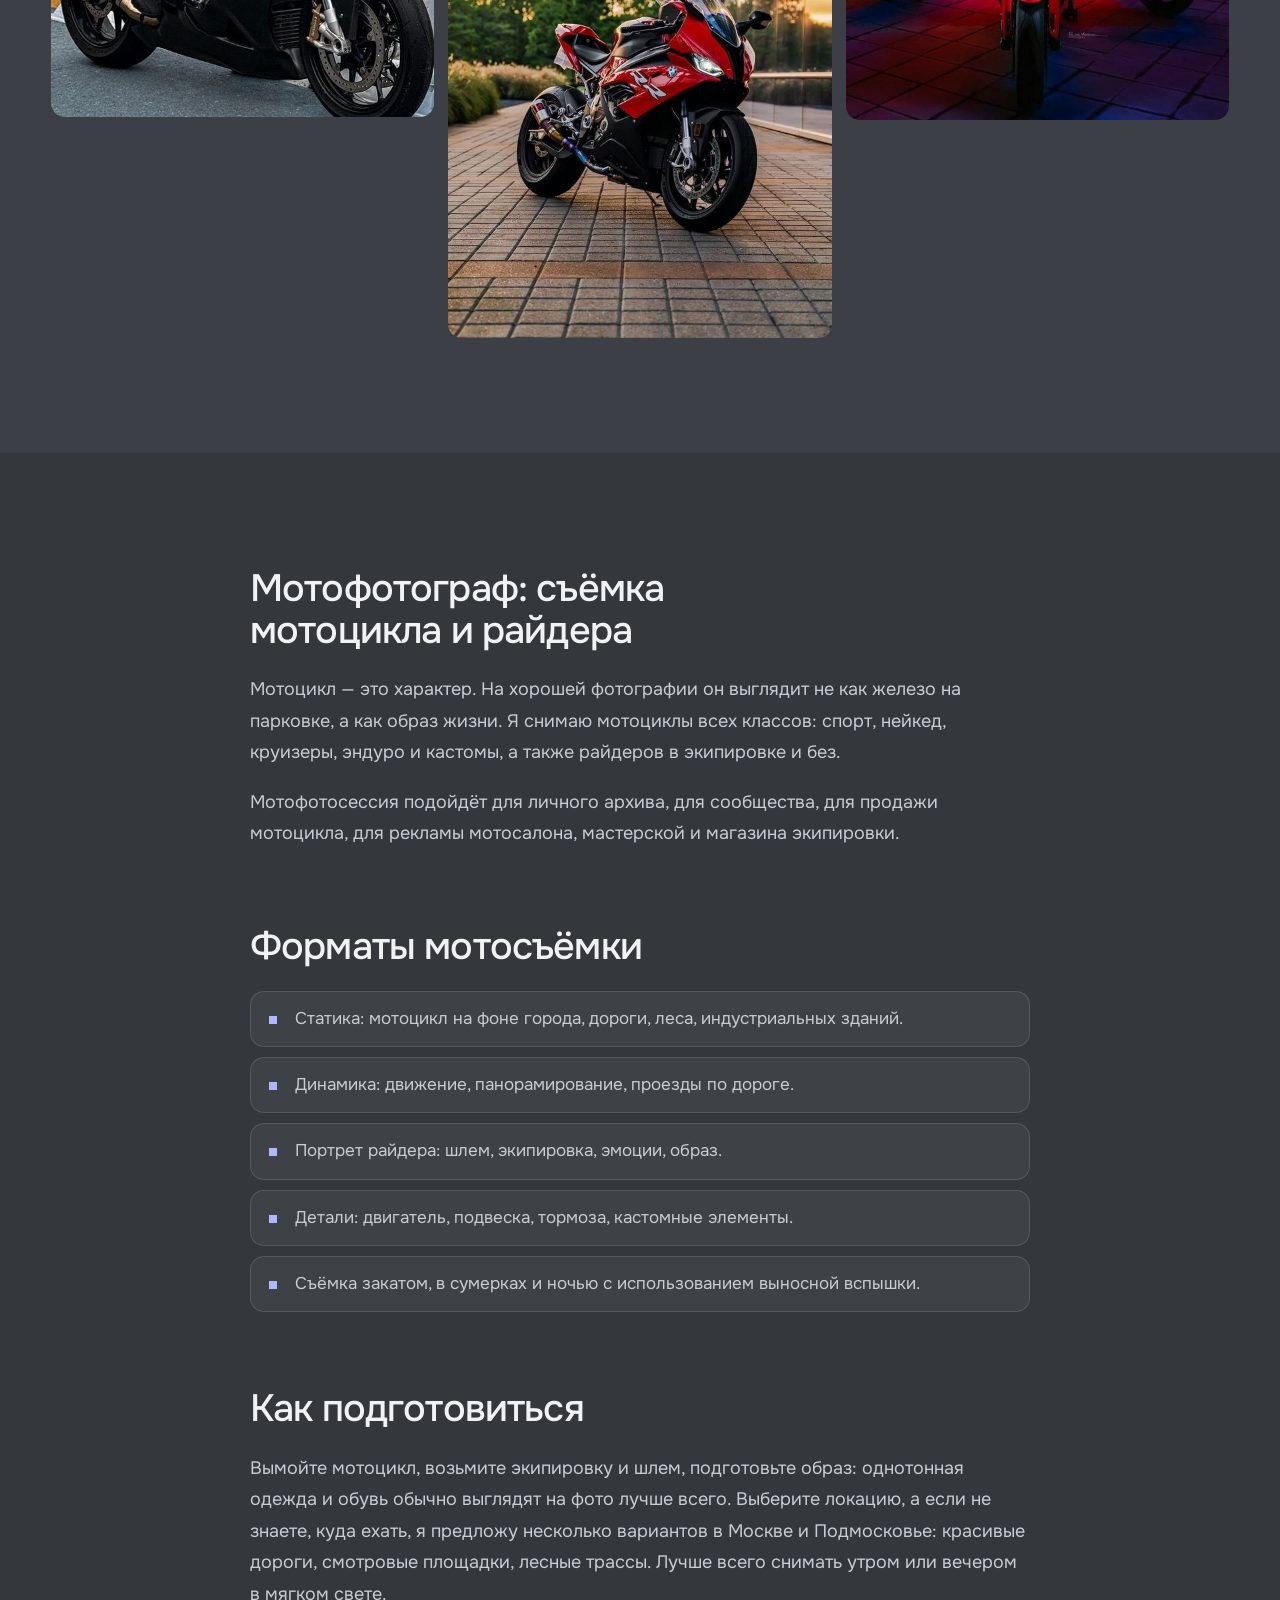
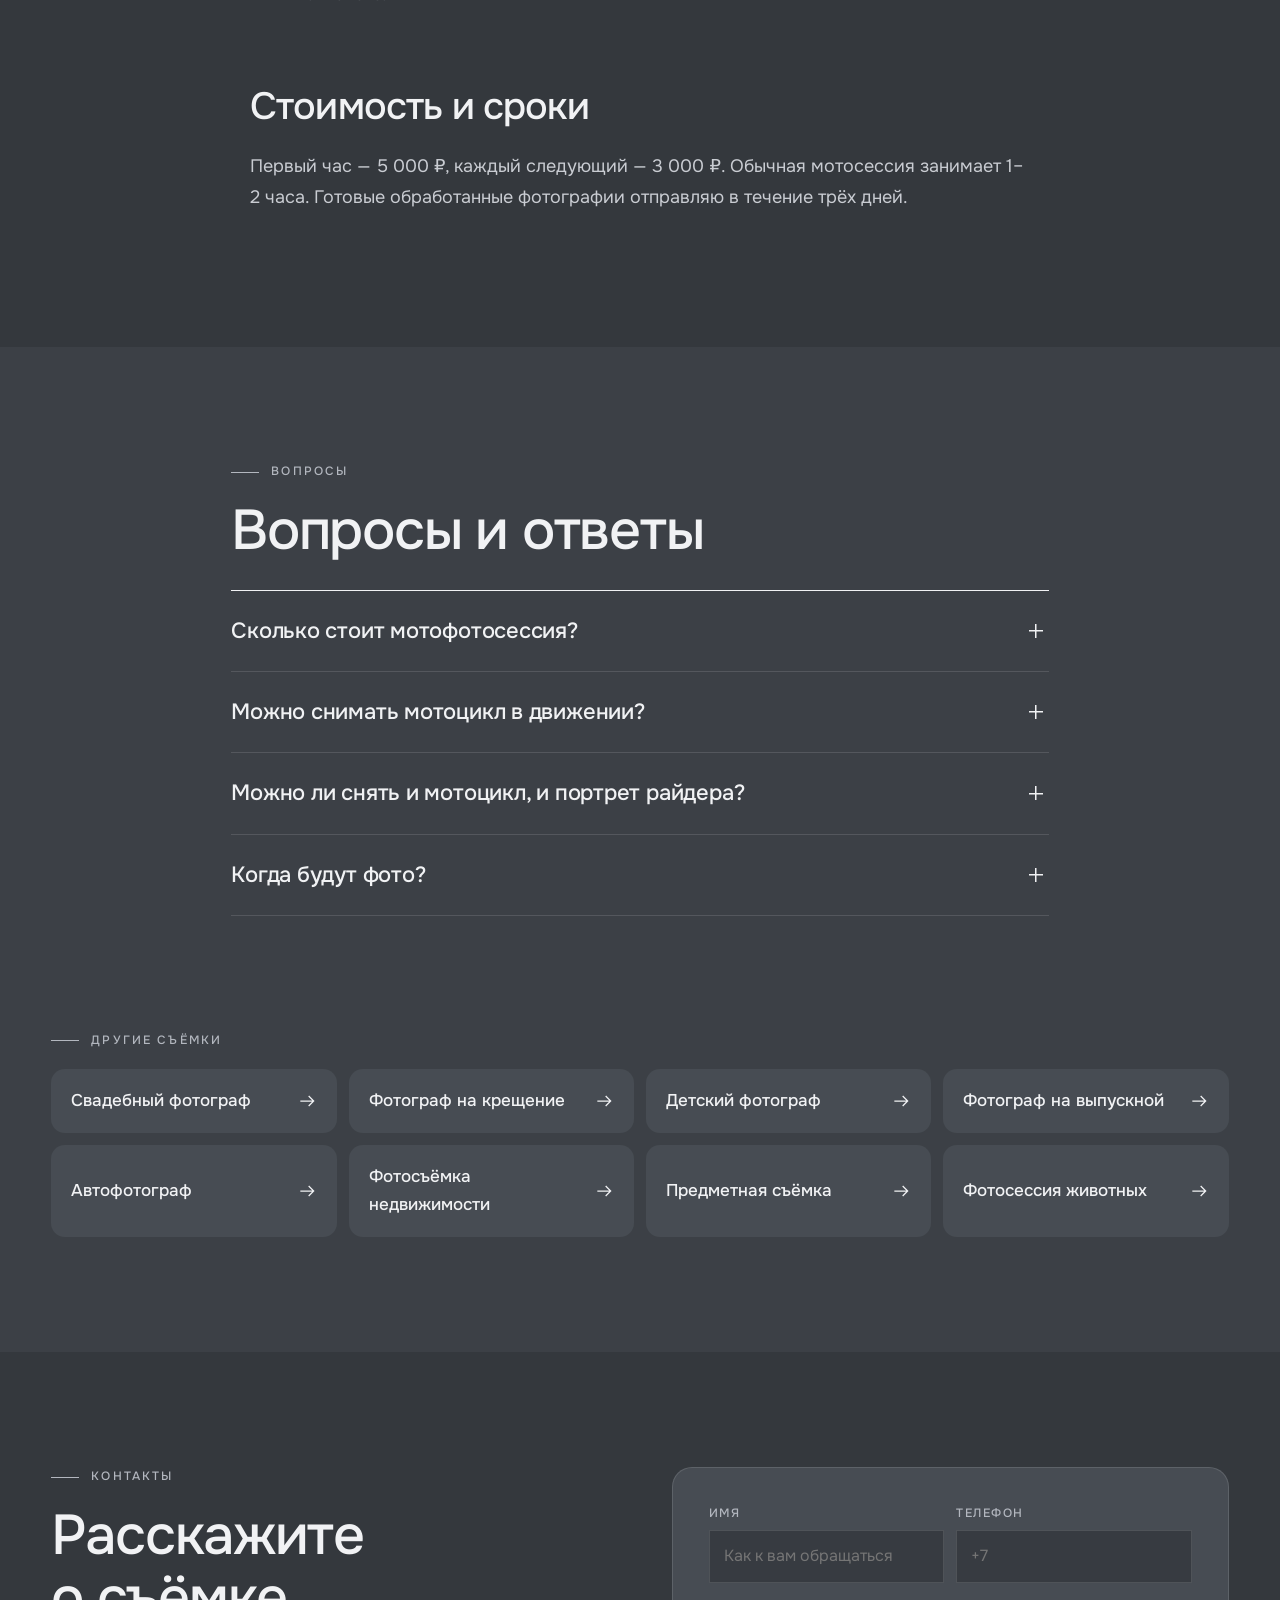
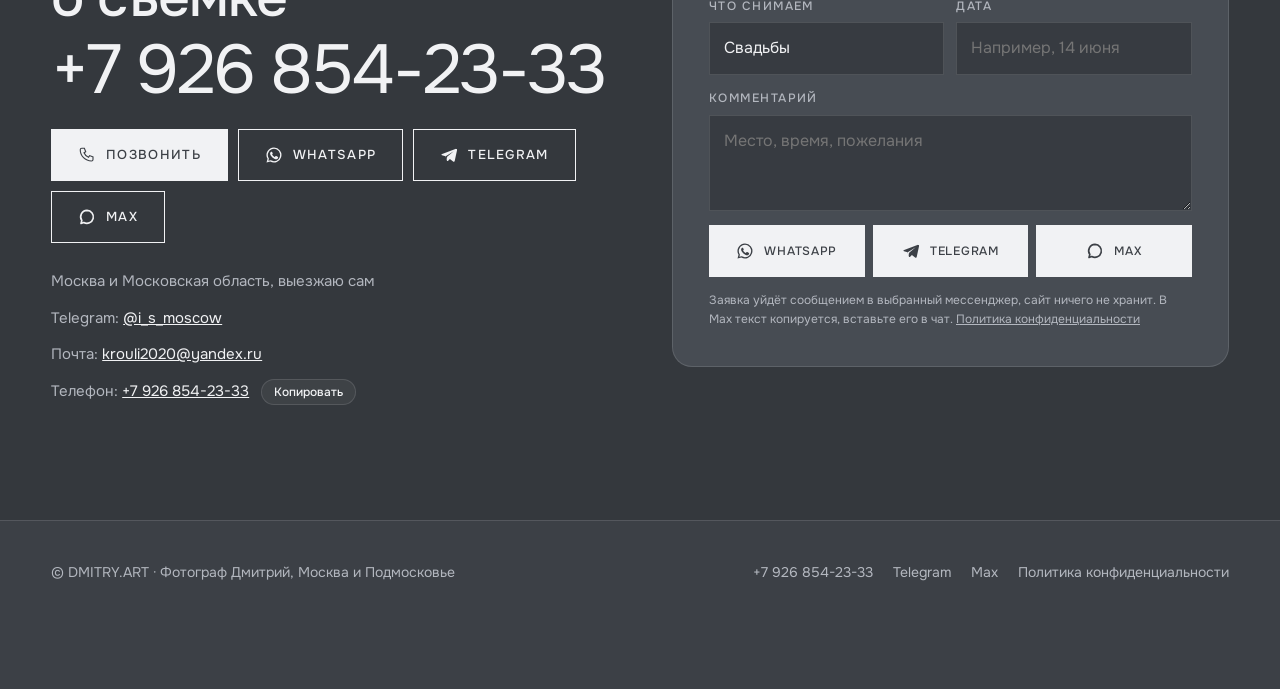
<file: motofotograf.html>
<!doctype html>
<html lang="ru"><head><meta charset="utf-8"><meta name="viewport" content="width=device-width,initial-scale=1,viewport-fit=cover">
<title>Мотофотограф в Москве — съёмка мотоциклов и байкеров | Дмитрий</title>
<meta name="description" content="Мотофотограф в Москве: фотосессия мотоцикла и байкера, динамичная съёмка, портреты. Первый час 5 000 ₽, далее 3 000 ₽. Фото за 3 дня.">
<link rel="canonical" href="https://fotografmoscow.ru/motofotograf.html">
<meta name="theme-color" content="#3C4046">
<meta property="og:type" content="website"><meta property="og:locale" content="ru_RU"><meta property="og:site_name" content="DMITRY.ART">
<meta property="og:title" content="Мотофотограф в Москве — съёмка мотоциклов и байкеров | Дмитрий"><meta property="og:description" content="Мотофотограф в Москве: фотосессия мотоцикла и байкера, динамичная съёмка, портреты. Первый час 5 000 ₽, далее 3 000 ₽. Фото за 3 дня."><meta property="og:url" content="https://fotografmoscow.ru/motofotograf.html"><meta property="og:image" content="https://fotografmoscow.ru/img/motofotograf-moskva-01.jpg">
<meta name="twitter:card" content="summary_large_image">
<link rel="icon" href="favicon.svg" type="image/svg+xml">
<link rel="preload" href="fonts/onest-cyrillic-wght-normal.woff2" as="font" type="font/woff2" crossorigin>
<link rel="stylesheet" href="css/style.css">
<script type="application/ld+json">{"@context":"https://schema.org","@graph":[{"@type":"Service","name":"Мотофотограф в Москве","serviceType":"Мотофотограф","description":"Мотофотограф в Москве: фотосессия мотоцикла и байкера, динамичная съёмка, портреты. Первый час 5 000 ₽, далее 3 000 ₽. Фото за 3 дня.","url":"https://fotografmoscow.ru/motofotograf.html","provider":{"@id":"https://fotografmoscow.ru/#business"},"areaServed":[{"@type":"City","name":"Москва"},{"@type":"AdministrativeArea","name":"Московская область"}],"image":"https://fotografmoscow.ru/img/motofotograf-moskva-01.jpg","offers":{"@type":"Offer","price":"5000","priceCurrency":"RUB","description":"Первый час 5000 ₽, каждый следующий час 3000 ₽"}},{"@type":["LocalBusiness","ProfessionalService"],"@id":"https://fotografmoscow.ru/#business","name":"DMITRY.ART — фотограф Дмитрий в Москве","url":"https://fotografmoscow.ru/","image":"https://fotografmoscow.ru/img/svadebnyj-fotograf-moskva-01.jpg","telephone":"+79268542333","email":"krouli2020@yandex.ru","priceRange":"5000–3000 ₽/час","address":{"@type":"PostalAddress","addressLocality":"Москва","addressCountry":"RU"},"areaServed":[{"@type":"City","name":"Москва"},{"@type":"AdministrativeArea","name":"Московская область"}],"sameAs":["https://t.me/i_s_moscow","https://wa.me/79268542333","https://max.ru/u/f9LHodD0cOI7ZeKXz67Z6f0I3CiNXraTTkri54r-b8vGDxQoJ5eY6ctCnNg"]},{"@type":"BreadcrumbList","itemListElement":[{"@type":"ListItem","position":1,"name":"Главная","item":"https://fotografmoscow.ru/"},{"@type":"ListItem","position":2,"name":"Услуги","item":"https://fotografmoscow.ru/#services"},{"@type":"ListItem","position":3,"name":"Мотофотограф","item":"https://fotografmoscow.ru/motofotograf.html"}]},{"@type":"FAQPage","mainEntity":[{"@type":"Question","name":"Сколько стоит мотофотосессия?","acceptedAnswer":{"@type":"Answer","text":"Первый час — 5 000 ₽, каждый следующий — 3 000 ₽. Обычно хватает 1–2 часов."}},{"@type":"Question","name":"Можно снимать мотоцикл в движении?","acceptedAnswer":{"@type":"Answer","text":"Да. Для динамичных кадров выбираем безопасное место и обсуждаем маршрут заранее."}},{"@type":"Question","name":"Можно ли снять и мотоцикл, и портрет райдера?","acceptedAnswer":{"@type":"Answer","text":"Да, обычно делаю и то, и другое: статику, динамику, детали и портреты."}},{"@type":"Question","name":"Когда будут фото?","acceptedAnswer":{"@type":"Answer","text":"В течение трёх дней."}}]}]}</script>
</head><body>
<div id="pre" aria-hidden="true"><div class="pl"><svg viewBox="0 0 40 40"><path class="c" d="M3 13V3h10M27 3h10v10M37 27v10H27M13 37H3V27" pathLength="40"/><rect class="d" x="15" y="15" width="10" height="10"/></svg><b>Dmitry Art</b></div></div>
<script>(function(m,e,t,r,i,k,a){m[i]=m[i]||function(){(m[i].a=m[i].a||[]).push(arguments)};m[i].l=1*new Date();for(var j=0;j<document.scripts.length;j++){if(document.scripts[j].src===r){return}}k=e.createElement(t),a=e.getElementsByTagName(t)[0],k.async=1,k.src=r,a.parentNode.insertBefore(k,a)})(window,document,'script','https://mc.yandex.ru/metrika/tag.js?id=113881875','ym');ym(113881875,'init',{ssr:true,webvisor:true,clickmap:true,ecommerce:"dataLayer",referrer:document.referrer,url:location.href,accurateTrackBounce:true,trackLinks:true});</script>
<noscript><div><img src="https://mc.yandex.ru/watch/113881875" style="position:absolute;left:-9999px" alt=""></div></noscript>
<svg width="0" height="0" style="position:absolute" aria-hidden="true"><defs>
<symbol id="i-phone" viewBox="0 0 24 24"><path fill="none" stroke="currentColor" stroke-width="1.5" d="M5 3h3.5l1.8 4.6-2.3 1.5a11 11 0 0 0 6 6l1.5-2.3L20 14.6V18a2 2 0 0 1-2 2A15 15 0 0 1 3 5a2 2 0 0 1 2-2z"/></symbol>
<symbol id="i-wa" viewBox="0 0 24 24"><path fill="currentColor" d="M12 2a10 10 0 0 0-8.6 15.1L2 22l5-1.3A10 10 0 1 0 12 2zm0 18.2a8.2 8.2 0 0 1-4.2-1.1l-.3-.2-3 .8.8-2.9-.2-.3A8.2 8.2 0 1 1 12 20.2zm4.5-6.1c-.2-.1-1.5-.7-1.7-.8-.2-.1-.4-.1-.6.1l-.8 1c-.1.2-.3.2-.5.1a6.7 6.7 0 0 1-3.3-2.9c-.3-.4.2-.4.7-1.3.1-.2 0-.3 0-.4l-.8-1.8c-.2-.5-.4-.4-.6-.4h-.5a1 1 0 0 0-.7.3 3 3 0 0 0-.9 2.2 5.2 5.2 0 0 0 1.1 2.7 11.8 11.8 0 0 0 4.5 4c1.7.7 2.3.8 3.2.6.5-.1 1.5-.6 1.7-1.2.2-.6.2-1.1.2-1.2-.1-.1-.2-.2-.5-.3z"/></symbol>
<symbol id="i-tg" viewBox="0 0 24 24"><path fill="currentColor" d="M21.4 3.6 2.9 10.7c-1.3.5-1.2 1.2-.2 1.5l4.7 1.5 1.8 5.6c.2.6.4.8.8.8s.6-.2.9-.5l2.3-2.2 4.7 3.5c.9.5 1.5.2 1.7-.8l3.1-14.6c.3-1.3-.5-1.9-1.3-1.5zM9.5 14.3l-.4 4-1.4-4.6 10.6-6.7-8.8 7.3z"/></symbol>
<symbol id="i-max" viewBox="0 0 24 24"><path fill="none" stroke="currentColor" stroke-width="2.2" stroke-linejoin="round" d="M12 3.2a8.6 8.6 0 1 1-4.3 16.1L4 20.6l1.1-3.9A8.6 8.6 0 0 1 12 3.2z"/></symbol>
<symbol id="i-arr" viewBox="0 0 24 24"><path fill="none" stroke="currentColor" stroke-width="1.5" d="M4 12h16m-6-6 6 6-6 6"/></symbol>
<symbol id="i-arl" viewBox="0 0 24 24"><path fill="none" stroke="currentColor" stroke-width="1.5" d="M20 12H4m6-6-6 6 6 6"/></symbol>
<symbol id="i-cam" viewBox="0 0 24 24"><path fill="none" stroke="currentColor" stroke-width="1.5" d="M4 8h3l1.5-2h7L17 8h3v11H4zM12 17a3.5 3.5 0 1 0 0-7 3.5 3.5 0 0 0 0 7z"/></symbol>
<symbol id="i-flash" viewBox="0 0 24 24"><path fill="none" stroke="currentColor" stroke-width="1.5" stroke-linejoin="round" d="M13 2 5 13h6l-1 9 8-11h-6z"/></symbol>
<symbol id="i-clock" viewBox="0 0 24 24"><path fill="none" stroke="currentColor" stroke-width="1.5" d="M12 21a9 9 0 1 0 0-18 9 9 0 0 0 0 18zm0-14v5l3 2"/></symbol>
<symbol id="i-pin" viewBox="0 0 24 24"><path fill="none" stroke="currentColor" stroke-width="1.5" d="M12 21s-7-6.2-7-11a7 7 0 1 1 14 0c0 4.8-7 11-7 11zm0-8.5a2.5 2.5 0 1 0 0-5 2.5 2.5 0 0 0 0 5z"/></symbol>
</defs></svg>
<header class="hdr"><div class="wrap">
<a class="logo" href="./" aria-label="Dmitry Art, на главную"><svg viewBox="0 0 40 40" aria-hidden="true"><path fill="none" stroke="currentColor" stroke-width="2" d="M3 13V3h10M27 3h10v10M37 27v10H27M13 37H3V27"/><rect x="15" y="15" width="10" height="10" fill="#AEB8FF"/></svg><span>DMITRY<i>.ART</i></span></a>
<nav class="nav" aria-label="Основное меню"><a href="./#services">Услуги</a><a href="./#portfolio">Портфолио</a><a href="./#prices">Цены</a><a href="./#journal">Журнал</a><a href="./#contact">Контакты</a></nav>
<div class="hdr-r"><a class="hdr-tel" href="tel:+79268542333">+7 926 854-23-33</a><button class="burger" aria-label="Меню" aria-expanded="false"><i></i></button></div>
</div></header>
<div class="menu" aria-label="Меню">
<a href="./#services">Услуги</a><a href="./#portfolio">Портфолио</a><a href="./#prices">Цены</a><a href="./#journal">Журнал</a><a href="./#contact">Контакты</a>
<div class="m-c"><a class="big" href="tel:+79268542333">+7 926 854-23-33</a><a href="https://wa.me/79268542333" target="_blank" rel="noopener">WhatsApp</a><a href="https://t.me/i_s_moscow" target="_blank" rel="noopener">Telegram @i_s_moscow</a><a href="https://max.ru/u/f9LHodD0cOI7ZeKXz67Z6f0I3CiNXraTTkri54r-b8vGDxQoJ5eY6ctCnNg" target="_blank" rel="noopener">Max</a></div>
</div>
<section class="ph-hero t-lav"><div class="wrap"><nav class="crumbs" aria-label="Хлебные крошки"><a href="./">Главная</a><span>/</span><a href="./#services">Услуги</a><span>/</span><span>Мотофотограф</span></nav>
<div class="ph-g"><div><h1>Мотофотограф в Москве</h1><p class="lead">Фотосессия мотоцикла и райдера: статичные кадры, динамика, портреты в экипировке. Снимаю в городе и на природе, на закате и ночью.</p>
<div class="ph-chip"><span><b>5 000 ₽</b> первый час</span><span><b>3 000 ₽</b> каждый следующий</span><span><b>3 дня</b> до готовых фото</span></div>
<div class="hero-b"><a class="btn" href="#contact">Заказать съёмку</a><a class="btn ghost" href="https://wa.me/79268542333" target="_blank" rel="noopener"><svg><use href="#i-wa"/></svg>WhatsApp</a></div></div>
<div class="ph-img"><img src="img/motofotograf-moskva-03.jpg" alt="Мотофотограф в Москве" width="800" height="800" fetchpriority="high"></div></div></div></section><section class="sec"><div class="wrap"><div class="rv" style="margin-bottom:28px"><div class="eyebrow">Примеры работ</div><h2 class="h2">Мотоциклы: портфолио</h2></div><div class="gal" data-gal><a class="gi" data-g="moto" href="img/motofotograf-moskva-01.jpg"><img src="img/motofotograf-moskva-01-s.jpg" width="960" height="662" alt="Мотофотограф в Москве, фото 1" loading="lazy" decoding="async"></a><a class="gi" data-g="moto" href="img/motofotograf-moskva-02.jpg"><img src="img/motofotograf-moskva-02-s.jpg" width="1284" height="1585" alt="Мотофотограф в Москве, фото 2" loading="lazy" decoding="async"></a><a class="gi" data-g="moto" href="img/motofotograf-moskva-03.jpg"><img src="img/motofotograf-moskva-03-s.jpg" width="736" height="901" alt="Мотофотограф в Москве, фото 3" loading="lazy" decoding="async"></a><a class="gi" data-g="moto" href="img/motofotograf-moskva-04.jpg"><img src="img/motofotograf-moskva-04-s.jpg" width="1080" height="1350" alt="Мотофотограф в Москве, фото 4" loading="lazy" decoding="async"></a><a class="gi" data-g="moto" href="img/motofotograf-moskva-05.jpg"><img src="img/motofotograf-moskva-05-s.jpg" width="720" height="900" alt="Мотофотограф в Москве, фото 5" loading="lazy" decoding="async"></a><a class="gi" data-g="moto" href="img/motofotograf-moskva-06.jpg"><img src="img/motofotograf-moskva-06-s.jpg" width="736" height="920" alt="Мотофотограф в Москве, фото 6" loading="lazy" decoding="async"></a><a class="gi" data-g="moto" href="img/motofotograf-moskva-07.jpg"><img src="img/motofotograf-moskva-07-s.jpg" width="736" height="1308" alt="Мотофотограф в Москве, фото 7" loading="lazy" decoding="async"></a><a class="gi" data-g="moto" href="img/motofotograf-moskva-08.jpg"><img src="img/motofotograf-moskva-08-s.jpg" width="736" height="910" alt="Мотофотограф в Москве, фото 8" loading="lazy" decoding="async"></a><a class="gi" data-g="moto" href="img/motofotograf-moskva-09.jpg"><img src="img/motofotograf-moskva-09-s.jpg" width="1600" height="1135" alt="Мотофотограф в Москве, фото 9" loading="lazy" decoding="async"></a><a class="gi" data-g="moto" href="img/motofotograf-moskva-10.jpg"><img src="img/motofotograf-moskva-10-s.jpg" width="736" height="920" alt="Мотофотограф в Москве, фото 10" loading="lazy" decoding="async"></a><a class="gi" data-g="moto" href="img/motofotograf-moskva-11.jpg"><img src="img/motofotograf-moskva-11-s.jpg" width="736" height="918" alt="Мотофотограф в Москве, фото 11" loading="lazy" decoding="async"></a><a class="gi" data-g="moto" href="img/motofotograf-moskva-12.jpg"><img src="img/motofotograf-moskva-12-s.jpg" width="736" height="912" alt="Мотофотограф в Москве, фото 12" loading="lazy" decoding="async"></a><a class="gi" data-g="moto" href="img/motofotograf-moskva-13.jpg"><img src="img/motofotograf-moskva-13-s.jpg" width="736" height="917" alt="Мотофотограф в Москве, фото 13" loading="lazy" decoding="async"></a><a class="gi" data-g="moto" href="img/motofotograf-moskva-14.jpg"><img src="img/motofotograf-moskva-14-s.jpg" width="1000" height="800" alt="Мотофотограф в Москве, фото 14" loading="lazy" decoding="async"></a><a class="gi" data-g="moto" href="img/motofotograf-moskva-15.jpg"><img src="img/motofotograf-moskva-15-s.jpg" width="1080" height="1214" alt="Мотофотограф в Москве, фото 15" loading="lazy" decoding="async"></a></div></div></section><section class="sec pf" id="article"><div class="wrap"><article class="art"><h2>Мотофотограф: съёмка мотоцикла и райдера</h2><p>Мотоцикл — это характер. На хорошей фотографии он выглядит не как железо на парковке, а как образ жизни. Я снимаю мотоциклы всех классов: спорт, нейкед, круизеры, эндуро и кастомы, а также райдеров в экипировке и без.</p><p>Мотофотосессия подойдёт для личного архива, для сообщества, для продажи мотоцикла, для рекламы мотосалона, мастерской и магазина экипировки.</p><h2>Форматы мотосъёмки</h2><ul><li>Статика: мотоцикл на фоне города, дороги, леса, индустриальных зданий.</li><li>Динамика: движение, панорамирование, проезды по дороге.</li><li>Портрет райдера: шлем, экипировка, эмоции, образ.</li><li>Детали: двигатель, подвеска, тормоза, кастомные элементы.</li><li>Съёмка закатом, в сумерках и ночью с использованием выносной вспышки.</li></ul><h2>Как подготовиться</h2><p>Вымойте мотоцикл, возьмите экипировку и шлем, подготовьте образ: однотонная одежда и обувь обычно выглядят на фото лучше всего. Выберите локацию, а если не знаете, куда ехать, я предложу несколько вариантов в Москве и Подмосковье: красивые дороги, смотровые площадки, лесные трассы. Лучше всего снимать утром или вечером в мягком свете.</p><h2>Стоимость и сроки</h2><p>Первый час — 5 000 ₽, каждый следующий — 3 000 ₽. Обычная мотосессия занимает 1–2 часа. Готовые обработанные фотографии отправляю в течение трёх дней.</p></article></div></section><section class="sec"><div class="wrap" style="max-width:920px"><div class="rv" style="margin-bottom:28px"><div class="eyebrow">Вопросы</div><h2 class="h2">Вопросы и ответы</h2></div><div class="faq"><details><summary>Сколько стоит мотофотосессия?</summary><p>Первый час — 5 000 ₽, каждый следующий — 3 000 ₽. Обычно хватает 1–2 часов.</p></details><details><summary>Можно снимать мотоцикл в движении?</summary><p>Да. Для динамичных кадров выбираем безопасное место и обсуждаем маршрут заранее.</p></details><details><summary>Можно ли снять и мотоцикл, и портрет райдера?</summary><p>Да, обычно делаю и то, и другое: статику, динамику, детали и портреты.</p></details><details><summary>Когда будут фото?</summary><p>В течение трёх дней.</p></details></div></div></section><section class="sec" style="padding-top:0"><div class="wrap"><div class="eyebrow">Другие съёмки</div><div class="rel"><a class="t-blush" href="svadebnyj-fotograf.html">Свадебный фотограф<svg><use href="#i-arr"/></svg></a><a class="t-sky" href="fotograf-na-kreshhenie.html">Фотограф на крещение<svg><use href="#i-arr"/></svg></a><a class="t-butter" href="detskij-fotograf.html">Детский фотограф<svg><use href="#i-arr"/></svg></a><a class="t-lav" href="fotograf-na-vypusknoj.html">Фотограф на выпускной<svg><use href="#i-arr"/></svg></a><a class="t-sky" href="avtofotograf.html">Автофотограф<svg><use href="#i-arr"/></svg></a><a class="t-sage" href="fotosemka-nedvizhimosti.html">Фотосъёмка недвижимости<svg><use href="#i-arr"/></svg></a><a class="t-butter" href="predmetnaya-fotosemka.html">Предметная съёмка<svg><use href="#i-arr"/></svg></a><a class="t-blush" href="fotosessiya-zhivotnyh.html">Фотосессия животных<svg><use href="#i-arr"/></svg></a></div></div></section><section class="sec ct" id="contact"><div class="wrap ct-g">
<div class="rv"><div class="eyebrow">Контакты</div><h2 class="h2">Расскажите о съёмке</h2>
<a class="big-tel" href="tel:+79268542333">+7 926 854-23-33</a>
<div class="ct-btns"><a class="btn" href="tel:+79268542333"><svg><use href="#i-phone"/></svg>Позвонить</a><a class="btn ghost" href="https://wa.me/79268542333" target="_blank" rel="noopener"><svg><use href="#i-wa"/></svg>WhatsApp</a><a class="btn ghost" href="https://t.me/i_s_moscow" target="_blank" rel="noopener"><svg><use href="#i-tg"/></svg>Telegram</a><a class="btn ghost" href="https://max.ru/u/f9LHodD0cOI7ZeKXz67Z6f0I3CiNXraTTkri54r-b8vGDxQoJ5eY6ctCnNg" target="_blank" rel="noopener"><svg><use href="#i-max"/></svg>Max</a></div>
<div class="ct-list"><div>Москва и Московская область, выезжаю сам</div><div>Telegram: <a href="https://t.me/i_s_moscow" target="_blank" rel="noopener">@i_s_moscow</a></div><div>Почта: <a href="mailto:krouli2020@yandex.ru">krouli2020@yandex.ru</a></div><div>Телефон: <a href="tel:+79268542333">+7 926 854-23-33</a> <button class="chip" type="button" data-copy="+79268542333" style="margin-left:8px;padding:6px 12px;font-size:12px">Копировать</button></div></div></div>
<form class="form rv" id="form" novalidate aria-label="Заявка на съёмку">
<div class="row"><label>Имя<input name="name" autocomplete="name" placeholder="Как к вам обращаться"></label><label>Телефон<input name="tel" type="tel" autocomplete="tel" placeholder="+7"></label></div>
<div class="row"><label>Что снимаем<select name="genre"><option>Свадьбы</option><option>Крещение</option><option>Дети</option><option>Выпускной</option><option>Автомобили</option><option>Мотоциклы</option><option>Недвижимость</option><option>Предметная</option><option>Животные</option><option>Другое</option></select></label><label>Дата<input name="date" placeholder="Например, 14 июня"></label></div>
<label>Комментарий<textarea name="msg" placeholder="Место, время, пожелания"></textarea></label>
<div class="f-btns"><a class="btn" id="sWa" href="https://wa.me/79268542333" target="_blank" rel="noopener"><svg><use href="#i-wa"/></svg>WhatsApp</a><a class="btn" id="sTg" href="https://t.me/i_s_moscow" target="_blank" rel="noopener"><svg><use href="#i-tg"/></svg>Telegram</a><a class="btn" id="sMx" href="https://max.ru/u/f9LHodD0cOI7ZeKXz67Z6f0I3CiNXraTTkri54r-b8vGDxQoJ5eY6ctCnNg" target="_blank" rel="noopener"><svg><use href="#i-max"/></svg>Max</a></div>
<p class="f-note">Заявка уйдёт сообщением в выбранный мессенджер, сайт ничего не хранит. В Max текст копируется, вставьте его в чат. <a href="privacy.html">Политика конфиденциальности</a></p></form></div></section>
<footer class="ftr"><div class="wrap"><div>© DMITRY.ART · Фотограф Дмитрий, Москва и Подмосковье</div>
<nav aria-label="Ссылки"><a href="tel:+79268542333">+7 926 854-23-33</a><a href="https://t.me/i_s_moscow" target="_blank" rel="noopener">Telegram</a><a href="https://max.ru/u/f9LHodD0cOI7ZeKXz67Z6f0I3CiNXraTTkri54r-b8vGDxQoJ5eY6ctCnNg" target="_blank" rel="noopener">Max</a><a href="privacy.html">Политика конфиденциальности</a></nav></div></footer>
<nav class="mbar" aria-label="Связаться"><a href="tel:+79268542333"><svg><use href="#i-phone"/></svg>Звонок</a><a class="wa" href="https://wa.me/79268542333" target="_blank" rel="noopener"><svg><use href="#i-wa"/></svg>WhatsApp</a><a href="https://t.me/i_s_moscow" target="_blank" rel="noopener"><svg><use href="#i-tg"/></svg>Telegram</a><a href="https://max.ru/u/f9LHodD0cOI7ZeKXz67Z6f0I3CiNXraTTkri54r-b8vGDxQoJ5eY6ctCnNg" target="_blank" rel="noopener"><svg><use href="#i-max"/></svg>Max</a></nav>
<div class="lb" id="lb" role="dialog" aria-modal="true" aria-label="Просмотр фото"><div class="lb-t"><span class="lb-cnt"></span><button class="lb-x" aria-label="Закрыть">×</button></div>
<div class="lb-st"><button class="lb-n p" aria-label="Назад"><svg><use href="#i-arl"/></svg></button><img alt=""><button class="lb-n n" aria-label="Вперёд"><svg><use href="#i-arr"/></svg></button></div><div class="lb-c"></div></div>
<script src="js/site.js" defer></script>
</body></html>
</file>
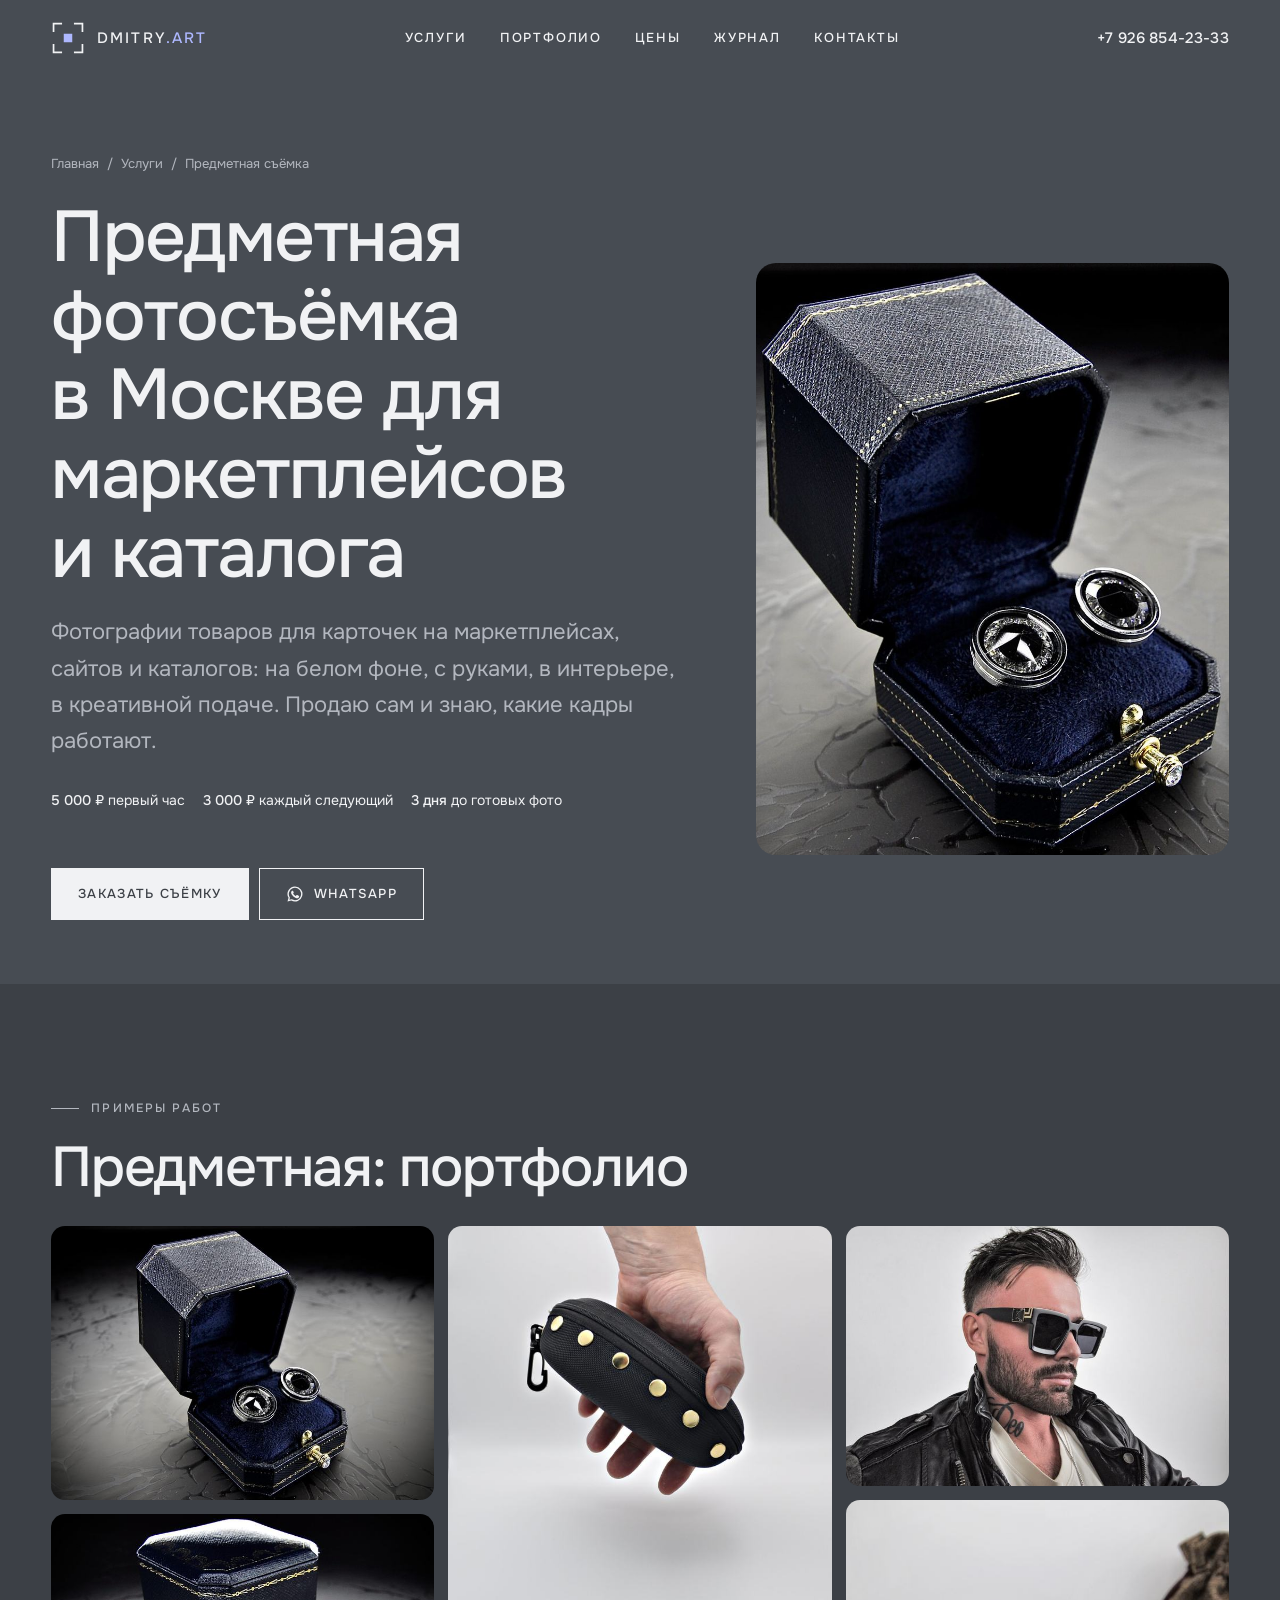
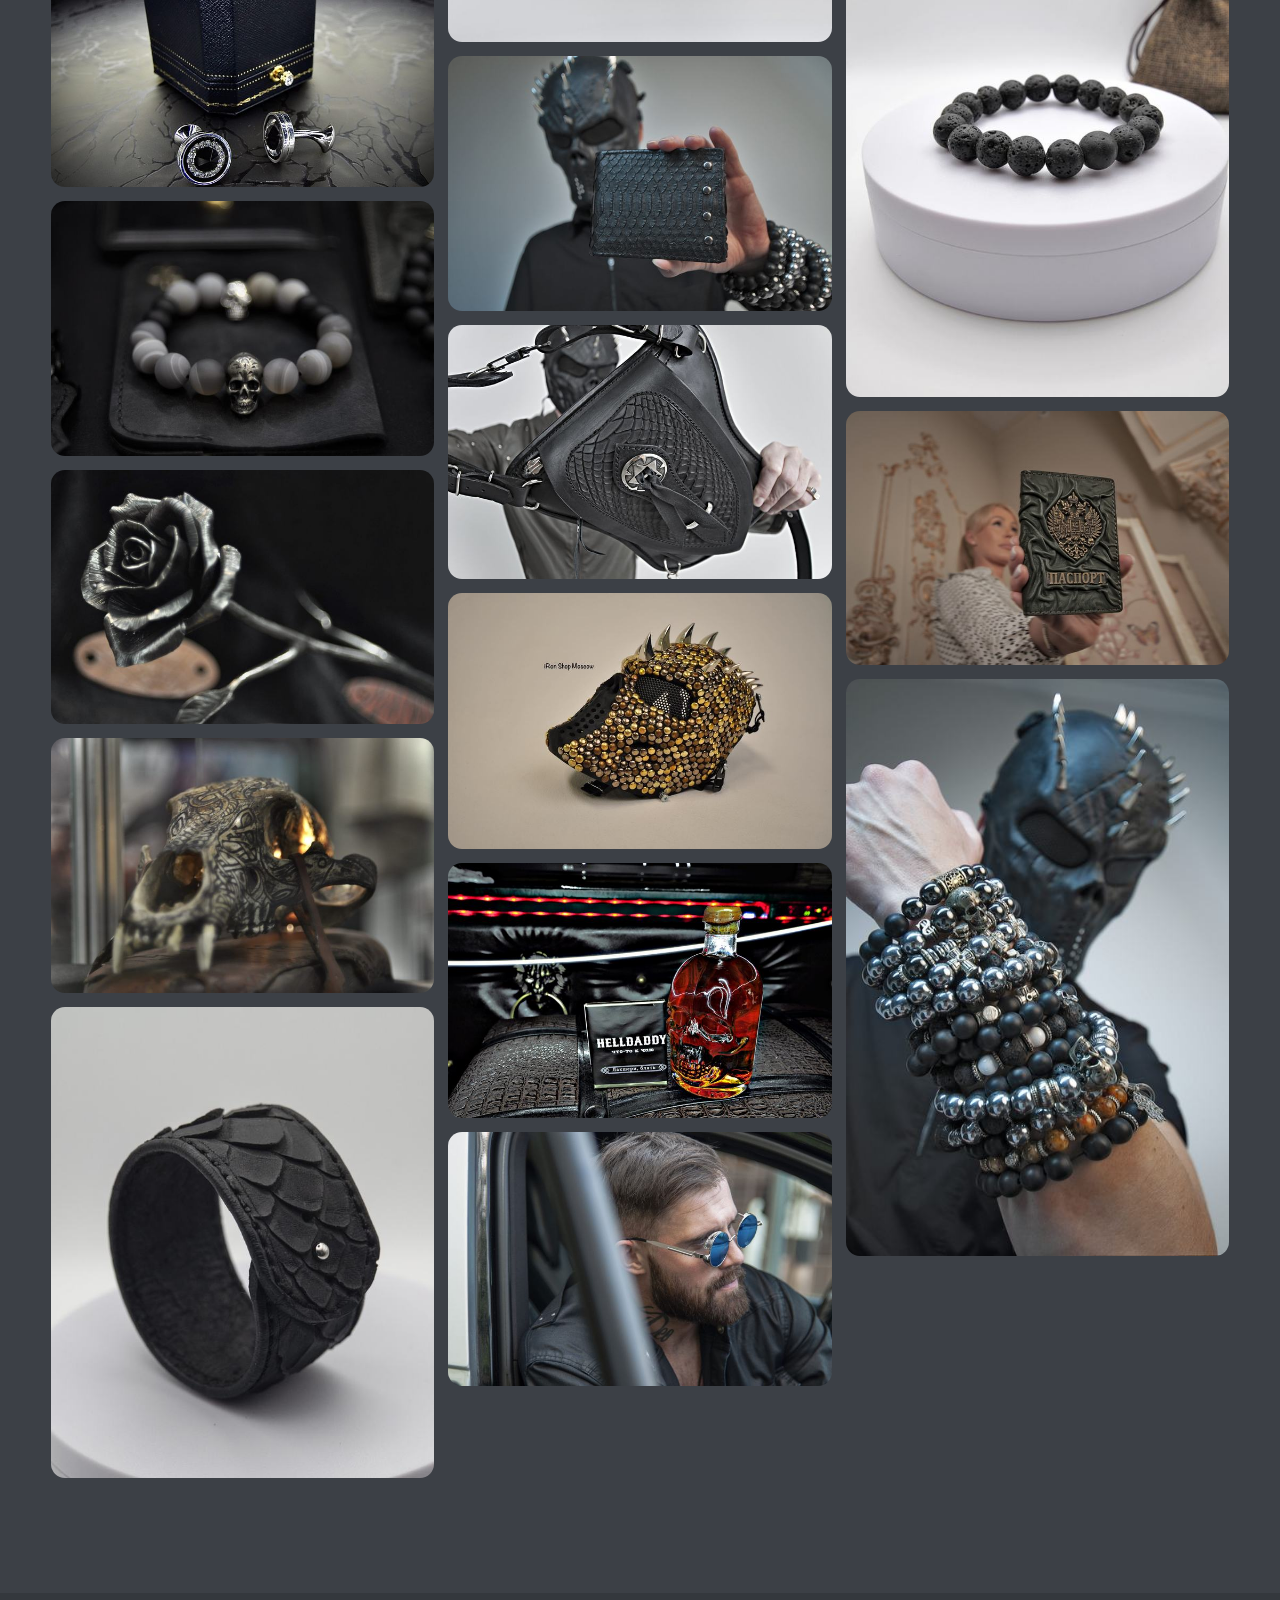
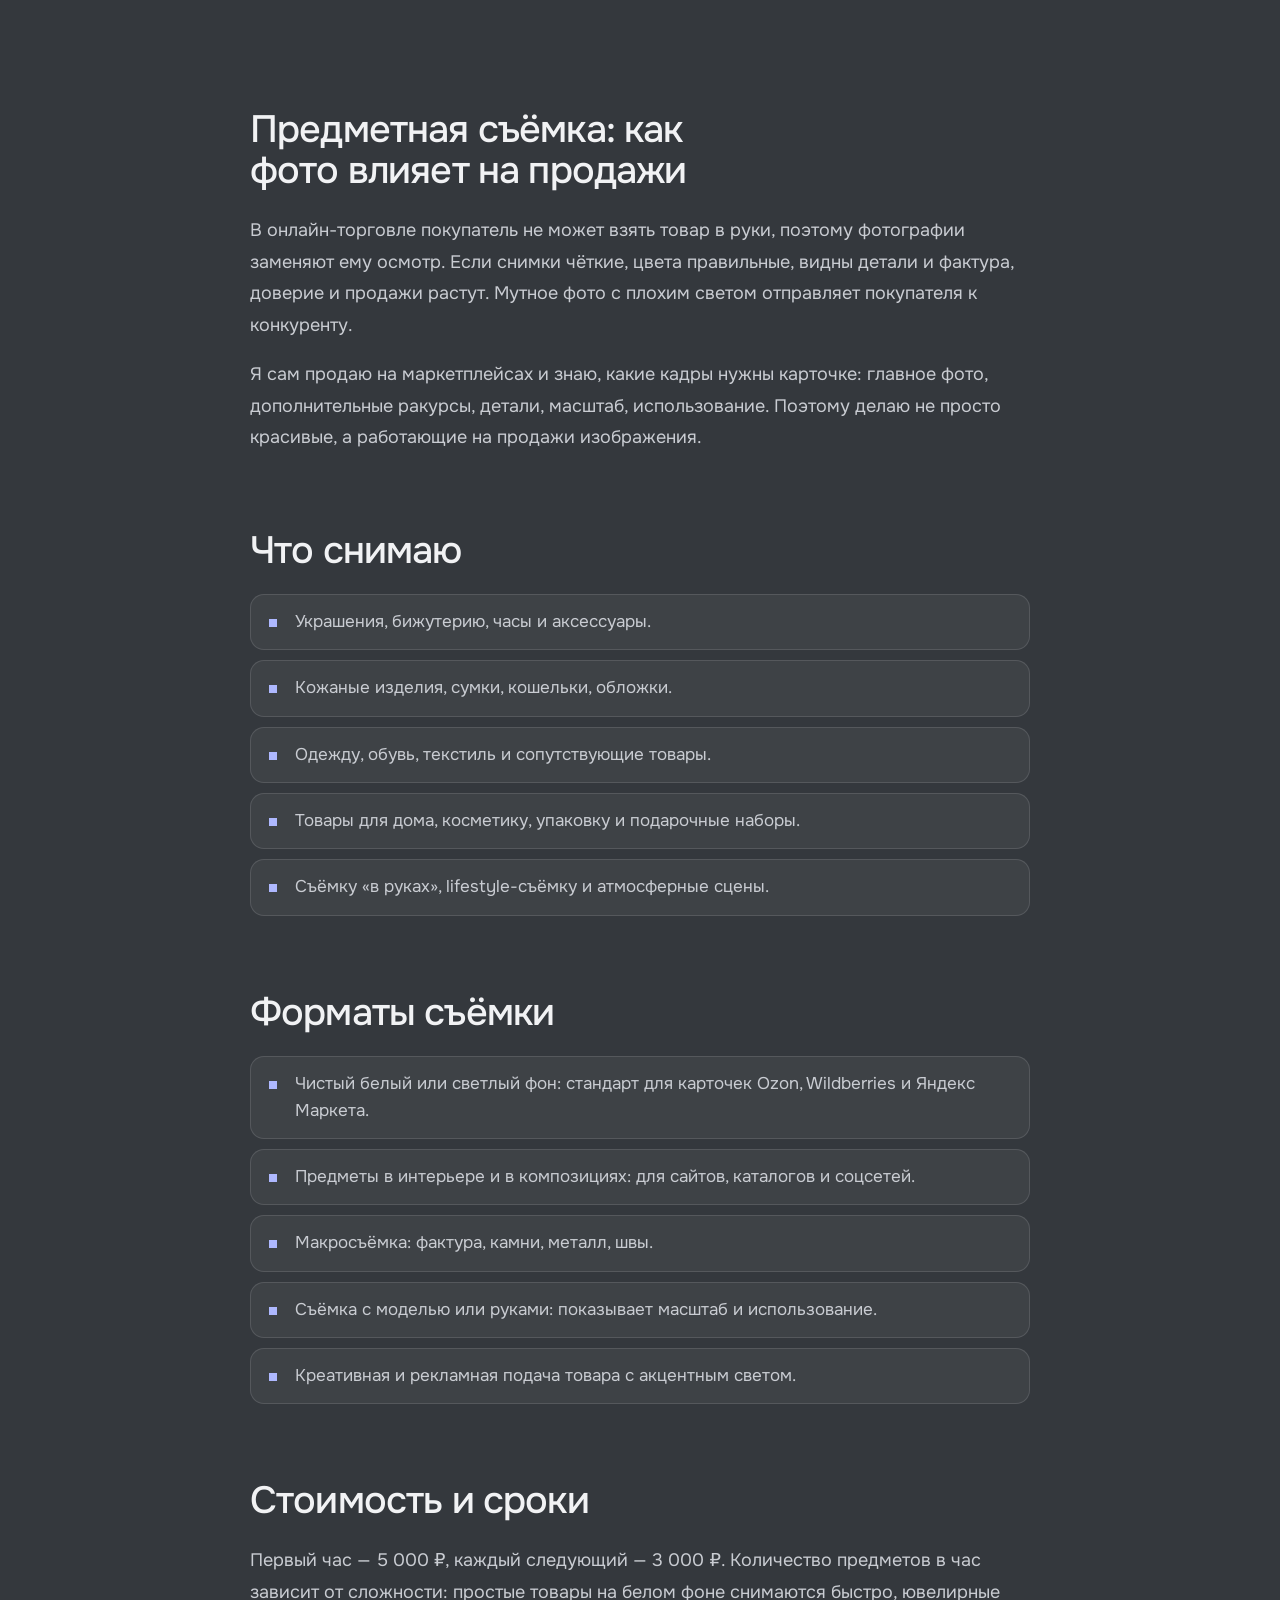
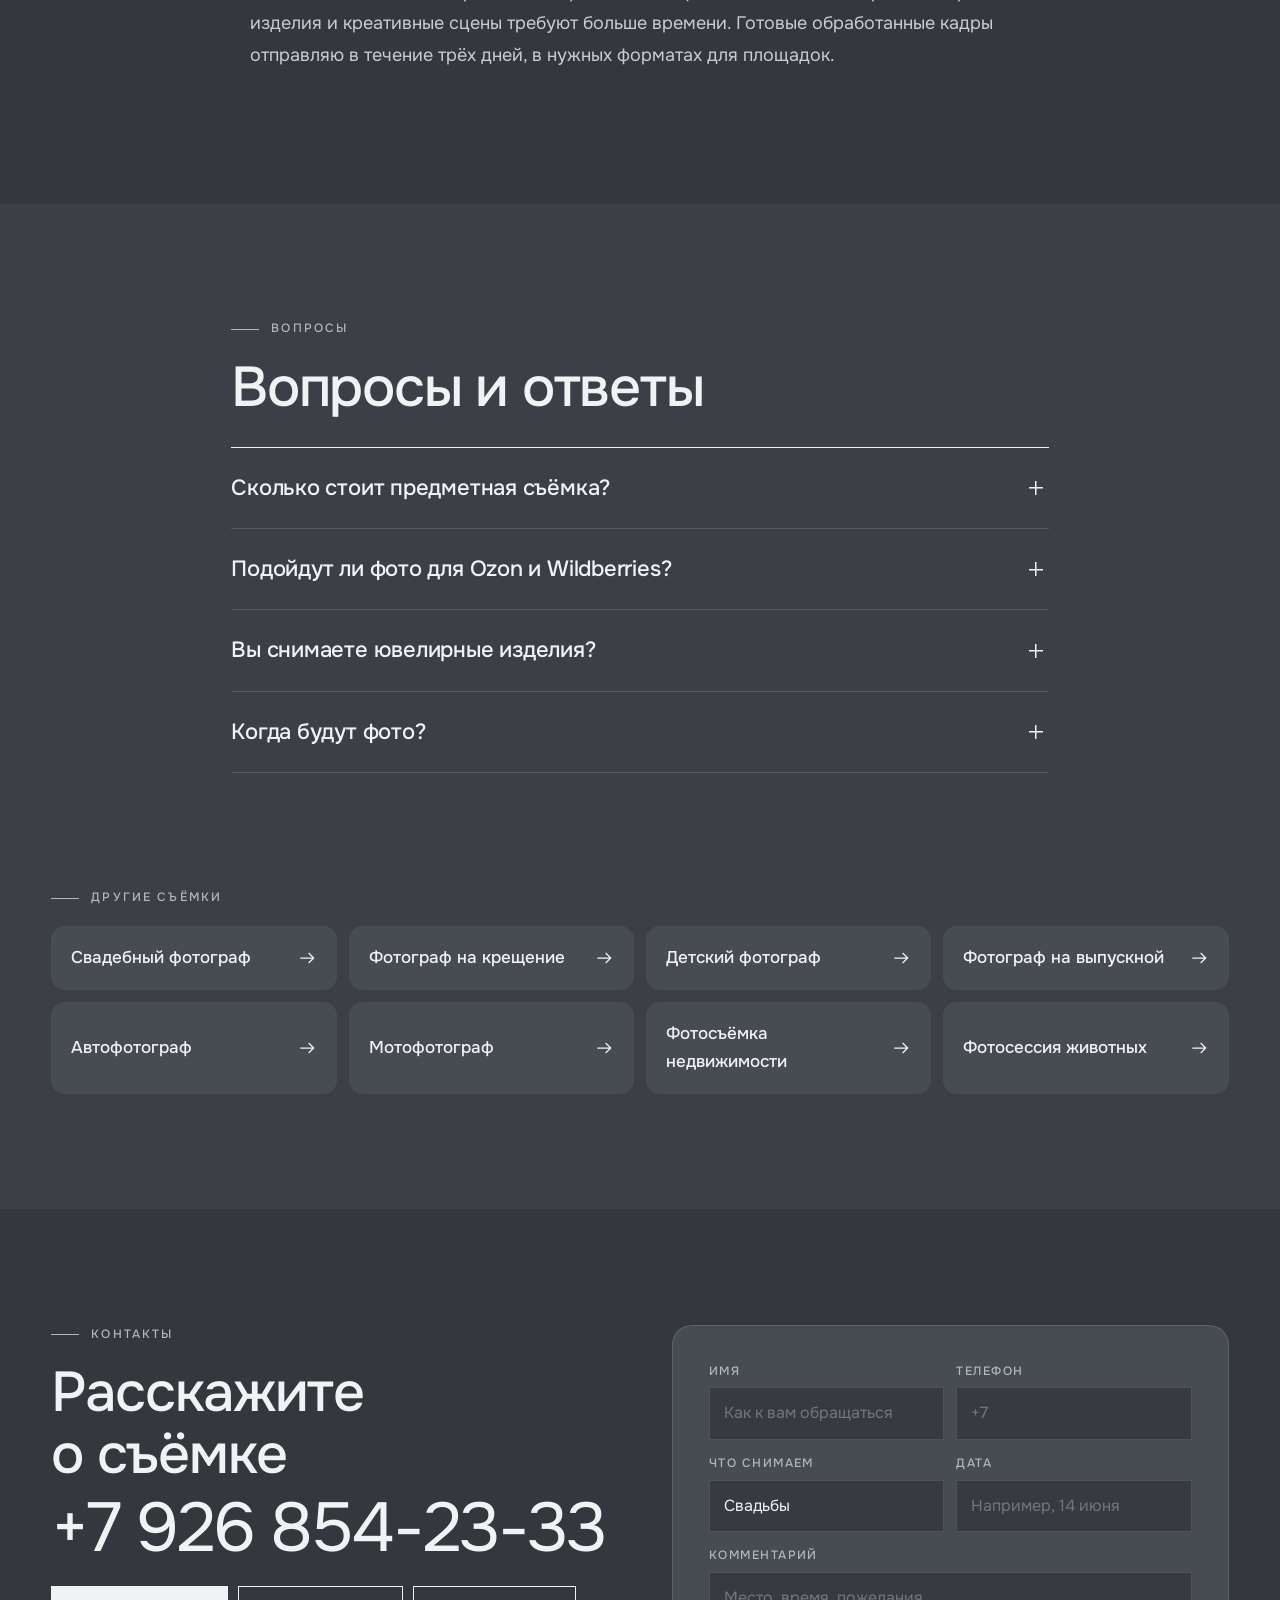
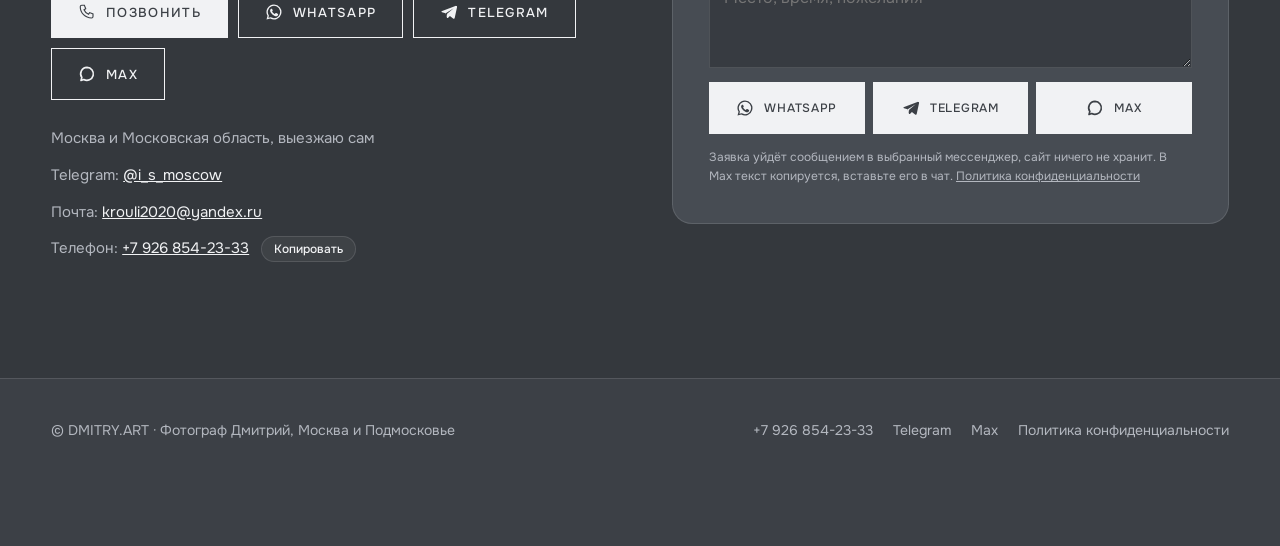
<file: predmetnaya-fotosemka.html>
<!doctype html>
<html lang="ru"><head><meta charset="utf-8"><meta name="viewport" content="width=device-width,initial-scale=1,viewport-fit=cover">
<title>Предметная съёмка в Москве — товары для Ozon, WB | Дмитрий</title>
<meta name="description" content="Предметная съёмка в Москве: товары для Ozon, Wildberries, Яндекс Маркета, украшения, аксессуары, каталог. Первый час 5 000 ₽, далее 3 000 ₽. Фото за 3 дня.">
<link rel="canonical" href="https://fotografmoscow.ru/predmetnaya-fotosemka.html">
<meta name="theme-color" content="#3C4046">
<meta property="og:type" content="website"><meta property="og:locale" content="ru_RU"><meta property="og:site_name" content="DMITRY.ART">
<meta property="og:title" content="Предметная съёмка в Москве — товары для Ozon, WB | Дмитрий"><meta property="og:description" content="Предметная съёмка в Москве: товары для Ozon, Wildberries, Яндекс Маркета, украшения, аксессуары, каталог. Первый час 5 000 ₽, далее 3 000 ₽. Фото за 3 дня."><meta property="og:url" content="https://fotografmoscow.ru/predmetnaya-fotosemka.html"><meta property="og:image" content="https://fotografmoscow.ru/img/predmetnaya-fotosemka-moskva-01.jpg">
<meta name="twitter:card" content="summary_large_image">
<link rel="icon" href="favicon.svg" type="image/svg+xml">
<link rel="preload" href="fonts/onest-cyrillic-wght-normal.woff2" as="font" type="font/woff2" crossorigin>
<link rel="stylesheet" href="css/style.css">
<script type="application/ld+json">{"@context":"https://schema.org","@graph":[{"@type":"Service","name":"Предметная фотосъёмка в Москве для маркетплейсов и каталога","serviceType":"Предметная съёмка","description":"Предметная съёмка в Москве: товары для Ozon, Wildberries, Яндекс Маркета, украшения, аксессуары, каталог. Первый час 5 000 ₽, далее 3 000 ₽. Фото за 3 дня.","url":"https://fotografmoscow.ru/predmetnaya-fotosemka.html","provider":{"@id":"https://fotografmoscow.ru/#business"},"areaServed":[{"@type":"City","name":"Москва"},{"@type":"AdministrativeArea","name":"Московская область"}],"image":"https://fotografmoscow.ru/img/predmetnaya-fotosemka-moskva-01.jpg","offers":{"@type":"Offer","price":"5000","priceCurrency":"RUB","description":"Первый час 5000 ₽, каждый следующий час 3000 ₽"}},{"@type":["LocalBusiness","ProfessionalService"],"@id":"https://fotografmoscow.ru/#business","name":"DMITRY.ART — фотограф Дмитрий в Москве","url":"https://fotografmoscow.ru/","image":"https://fotografmoscow.ru/img/svadebnyj-fotograf-moskva-01.jpg","telephone":"+79268542333","email":"krouli2020@yandex.ru","priceRange":"5000–3000 ₽/час","address":{"@type":"PostalAddress","addressLocality":"Москва","addressCountry":"RU"},"areaServed":[{"@type":"City","name":"Москва"},{"@type":"AdministrativeArea","name":"Московская область"}],"sameAs":["https://t.me/i_s_moscow","https://wa.me/79268542333","https://max.ru/u/f9LHodD0cOI7ZeKXz67Z6f0I3CiNXraTTkri54r-b8vGDxQoJ5eY6ctCnNg"]},{"@type":"BreadcrumbList","itemListElement":[{"@type":"ListItem","position":1,"name":"Главная","item":"https://fotografmoscow.ru/"},{"@type":"ListItem","position":2,"name":"Услуги","item":"https://fotografmoscow.ru/#services"},{"@type":"ListItem","position":3,"name":"Предметная съёмка","item":"https://fotografmoscow.ru/predmetnaya-fotosemka.html"}]},{"@type":"FAQPage","mainEntity":[{"@type":"Question","name":"Сколько стоит предметная съёмка?","acceptedAnswer":{"@type":"Answer","text":"Первый час — 5 000 ₽, каждый следующий — 3 000 ₽. Время зависит от количества и сложности товаров."}},{"@type":"Question","name":"Подойдут ли фото для Ozon и Wildberries?","acceptedAnswer":{"@type":"Answer","text":"Да. Готовлю кадры под требования площадок: фон, пропорции, количество ракурсов."}},{"@type":"Question","name":"Вы снимаете ювелирные изделия?","acceptedAnswer":{"@type":"Answer","text":"Да, снимаю украшения и мелкие предметы, включая макро."}},{"@type":"Question","name":"Когда будут фото?","acceptedAnswer":{"@type":"Answer","text":"В течение трёх дней."}}]}]}</script>
</head><body>
<div id="pre" aria-hidden="true"><div class="pl"><svg viewBox="0 0 40 40"><path class="c" d="M3 13V3h10M27 3h10v10M37 27v10H27M13 37H3V27" pathLength="40"/><rect class="d" x="15" y="15" width="10" height="10"/></svg><b>Dmitry Art</b></div></div>
<script>(function(m,e,t,r,i,k,a){m[i]=m[i]||function(){(m[i].a=m[i].a||[]).push(arguments)};m[i].l=1*new Date();for(var j=0;j<document.scripts.length;j++){if(document.scripts[j].src===r){return}}k=e.createElement(t),a=e.getElementsByTagName(t)[0],k.async=1,k.src=r,a.parentNode.insertBefore(k,a)})(window,document,'script','https://mc.yandex.ru/metrika/tag.js?id=113881875','ym');ym(113881875,'init',{ssr:true,webvisor:true,clickmap:true,ecommerce:"dataLayer",referrer:document.referrer,url:location.href,accurateTrackBounce:true,trackLinks:true});</script>
<noscript><div><img src="https://mc.yandex.ru/watch/113881875" style="position:absolute;left:-9999px" alt=""></div></noscript>
<svg width="0" height="0" style="position:absolute" aria-hidden="true"><defs>
<symbol id="i-phone" viewBox="0 0 24 24"><path fill="none" stroke="currentColor" stroke-width="1.5" d="M5 3h3.5l1.8 4.6-2.3 1.5a11 11 0 0 0 6 6l1.5-2.3L20 14.6V18a2 2 0 0 1-2 2A15 15 0 0 1 3 5a2 2 0 0 1 2-2z"/></symbol>
<symbol id="i-wa" viewBox="0 0 24 24"><path fill="currentColor" d="M12 2a10 10 0 0 0-8.6 15.1L2 22l5-1.3A10 10 0 1 0 12 2zm0 18.2a8.2 8.2 0 0 1-4.2-1.1l-.3-.2-3 .8.8-2.9-.2-.3A8.2 8.2 0 1 1 12 20.2zm4.5-6.1c-.2-.1-1.5-.7-1.7-.8-.2-.1-.4-.1-.6.1l-.8 1c-.1.2-.3.2-.5.1a6.7 6.7 0 0 1-3.3-2.9c-.3-.4.2-.4.7-1.3.1-.2 0-.3 0-.4l-.8-1.8c-.2-.5-.4-.4-.6-.4h-.5a1 1 0 0 0-.7.3 3 3 0 0 0-.9 2.2 5.2 5.2 0 0 0 1.1 2.7 11.8 11.8 0 0 0 4.5 4c1.7.7 2.3.8 3.2.6.5-.1 1.5-.6 1.7-1.2.2-.6.2-1.1.2-1.2-.1-.1-.2-.2-.5-.3z"/></symbol>
<symbol id="i-tg" viewBox="0 0 24 24"><path fill="currentColor" d="M21.4 3.6 2.9 10.7c-1.3.5-1.2 1.2-.2 1.5l4.7 1.5 1.8 5.6c.2.6.4.8.8.8s.6-.2.9-.5l2.3-2.2 4.7 3.5c.9.5 1.5.2 1.7-.8l3.1-14.6c.3-1.3-.5-1.9-1.3-1.5zM9.5 14.3l-.4 4-1.4-4.6 10.6-6.7-8.8 7.3z"/></symbol>
<symbol id="i-max" viewBox="0 0 24 24"><path fill="none" stroke="currentColor" stroke-width="2.2" stroke-linejoin="round" d="M12 3.2a8.6 8.6 0 1 1-4.3 16.1L4 20.6l1.1-3.9A8.6 8.6 0 0 1 12 3.2z"/></symbol>
<symbol id="i-arr" viewBox="0 0 24 24"><path fill="none" stroke="currentColor" stroke-width="1.5" d="M4 12h16m-6-6 6 6-6 6"/></symbol>
<symbol id="i-arl" viewBox="0 0 24 24"><path fill="none" stroke="currentColor" stroke-width="1.5" d="M20 12H4m6-6-6 6 6 6"/></symbol>
<symbol id="i-cam" viewBox="0 0 24 24"><path fill="none" stroke="currentColor" stroke-width="1.5" d="M4 8h3l1.5-2h7L17 8h3v11H4zM12 17a3.5 3.5 0 1 0 0-7 3.5 3.5 0 0 0 0 7z"/></symbol>
<symbol id="i-flash" viewBox="0 0 24 24"><path fill="none" stroke="currentColor" stroke-width="1.5" stroke-linejoin="round" d="M13 2 5 13h6l-1 9 8-11h-6z"/></symbol>
<symbol id="i-clock" viewBox="0 0 24 24"><path fill="none" stroke="currentColor" stroke-width="1.5" d="M12 21a9 9 0 1 0 0-18 9 9 0 0 0 0 18zm0-14v5l3 2"/></symbol>
<symbol id="i-pin" viewBox="0 0 24 24"><path fill="none" stroke="currentColor" stroke-width="1.5" d="M12 21s-7-6.2-7-11a7 7 0 1 1 14 0c0 4.8-7 11-7 11zm0-8.5a2.5 2.5 0 1 0 0-5 2.5 2.5 0 0 0 0 5z"/></symbol>
</defs></svg>
<header class="hdr"><div class="wrap">
<a class="logo" href="./" aria-label="Dmitry Art, на главную"><svg viewBox="0 0 40 40" aria-hidden="true"><path fill="none" stroke="currentColor" stroke-width="2" d="M3 13V3h10M27 3h10v10M37 27v10H27M13 37H3V27"/><rect x="15" y="15" width="10" height="10" fill="#AEB8FF"/></svg><span>DMITRY<i>.ART</i></span></a>
<nav class="nav" aria-label="Основное меню"><a href="./#services">Услуги</a><a href="./#portfolio">Портфолио</a><a href="./#prices">Цены</a><a href="./#journal">Журнал</a><a href="./#contact">Контакты</a></nav>
<div class="hdr-r"><a class="hdr-tel" href="tel:+79268542333">+7 926 854-23-33</a><button class="burger" aria-label="Меню" aria-expanded="false"><i></i></button></div>
</div></header>
<div class="menu" aria-label="Меню">
<a href="./#services">Услуги</a><a href="./#portfolio">Портфолио</a><a href="./#prices">Цены</a><a href="./#journal">Журнал</a><a href="./#contact">Контакты</a>
<div class="m-c"><a class="big" href="tel:+79268542333">+7 926 854-23-33</a><a href="https://wa.me/79268542333" target="_blank" rel="noopener">WhatsApp</a><a href="https://t.me/i_s_moscow" target="_blank" rel="noopener">Telegram @i_s_moscow</a><a href="https://max.ru/u/f9LHodD0cOI7ZeKXz67Z6f0I3CiNXraTTkri54r-b8vGDxQoJ5eY6ctCnNg" target="_blank" rel="noopener">Max</a></div>
</div>
<section class="ph-hero t-butter"><div class="wrap"><nav class="crumbs" aria-label="Хлебные крошки"><a href="./">Главная</a><span>/</span><a href="./#services">Услуги</a><span>/</span><span>Предметная съёмка</span></nav>
<div class="ph-g"><div><h1>Предметная фотосъёмка в Москве для маркетплейсов и каталога</h1><p class="lead">Фотографии товаров для карточек на маркетплейсах, сайтов и каталогов: на белом фоне, с руками, в интерьере, в креативной подаче. Продаю сам и знаю, какие кадры работают.</p>
<div class="ph-chip"><span><b>5 000 ₽</b> первый час</span><span><b>3 000 ₽</b> каждый следующий</span><span><b>3 дня</b> до готовых фото</span></div>
<div class="hero-b"><a class="btn" href="#contact">Заказать съёмку</a><a class="btn ghost" href="https://wa.me/79268542333" target="_blank" rel="noopener"><svg><use href="#i-wa"/></svg>WhatsApp</a></div></div>
<div class="ph-img"><img src="img/predmetnaya-fotosemka-moskva-01.jpg" alt="Предметная фотосъёмка в Москве" width="800" height="800" fetchpriority="high"></div></div></div></section><section class="sec"><div class="wrap"><div class="rv" style="margin-bottom:28px"><div class="eyebrow">Примеры работ</div><h2 class="h2">Предметная: портфолио</h2></div><div class="gal" data-gal><a class="gi" data-g="pred" href="img/predmetnaya-fotosemka-moskva-01.jpg"><img src="img/predmetnaya-fotosemka-moskva-01-s.jpg" width="1600" height="1142" alt="Предметная фотосъёмка в Москве, фото 1" loading="lazy" decoding="async"></a><a class="gi" data-g="pred" href="img/predmetnaya-fotosemka-moskva-02.jpg"><img src="img/predmetnaya-fotosemka-moskva-02-s.jpg" width="1600" height="1142" alt="Предметная фотосъёмка в Москве, фото 2" loading="lazy" decoding="async"></a><a class="gi" data-g="pred" href="img/predmetnaya-fotosemka-moskva-03.jpg"><img src="img/predmetnaya-fotosemka-moskva-03-s.jpg" width="1600" height="1062" alt="Предметная фотосъёмка в Москве, фото 3" loading="lazy" decoding="async"></a><a class="gi" data-g="pred" href="img/predmetnaya-fotosemka-moskva-04.jpg"><img src="img/predmetnaya-fotosemka-moskva-04-s.jpg" width="1600" height="1062" alt="Предметная фотосъёмка в Москве, фото 4" loading="lazy" decoding="async"></a><a class="gi" data-g="pred" href="img/predmetnaya-fotosemka-moskva-05.jpg"><img src="img/predmetnaya-fotosemka-moskva-05-s.jpg" width="1600" height="1062" alt="Предметная фотосъёмка в Москве, фото 5" loading="lazy" decoding="async"></a><a class="gi" data-g="pred" href="img/predmetnaya-fotosemka-moskva-06.jpg"><img src="img/predmetnaya-fotosemka-moskva-06-s.jpg" width="1300" height="1600" alt="Предметная фотосъёмка в Москве, фото 6" loading="lazy" decoding="async"></a><a class="gi" data-g="pred" href="img/predmetnaya-fotosemka-moskva-07.jpg"><img src="img/predmetnaya-fotosemka-moskva-07-s.jpg" width="1473" height="1600" alt="Предметная фотосъёмка в Москве, фото 7" loading="lazy" decoding="async"></a><a class="gi" data-g="pred" href="img/predmetnaya-fotosemka-moskva-08.jpg"><img src="img/predmetnaya-fotosemka-moskva-08-s.jpg" width="1600" height="1062" alt="Предметная фотосъёмка в Москве, фото 8" loading="lazy" decoding="async"></a><a class="gi" data-g="pred" href="img/predmetnaya-fotosemka-moskva-09.jpg"><img src="img/predmetnaya-fotosemka-moskva-09-s.jpg" width="1600" height="1062" alt="Предметная фотосъёмка в Москве, фото 9" loading="lazy" decoding="async"></a><a class="gi" data-g="pred" href="img/predmetnaya-fotosemka-moskva-10.jpg"><img src="img/predmetnaya-fotosemka-moskva-10-s.jpg" width="1440" height="961" alt="Предметная фотосъёмка в Москве, фото 10" loading="lazy" decoding="async"></a><a class="gi" data-g="pred" href="img/predmetnaya-fotosemka-moskva-11.jpg"><img src="img/predmetnaya-fotosemka-moskva-11-s.jpg" width="1600" height="1062" alt="Предметная фотосъёмка в Москве, фото 11" loading="lazy" decoding="async"></a><a class="gi" data-g="pred" href="img/predmetnaya-fotosemka-moskva-12.jpg"><img src="img/predmetnaya-fotosemka-moskva-12-s.jpg" width="1600" height="1062" alt="Предметная фотосъёмка в Москве, фото 12" loading="lazy" decoding="async"></a><a class="gi" data-g="pred" href="img/predmetnaya-fotosemka-moskva-13.jpg"><img src="img/predmetnaya-fotosemka-moskva-13-s.jpg" width="1600" height="1082" alt="Предметная фотосъёмка в Москве, фото 13" loading="lazy" decoding="async"></a><a class="gi" data-g="pred" href="img/predmetnaya-fotosemka-moskva-14.jpg"><img src="img/predmetnaya-fotosemka-moskva-14-s.jpg" width="1232" height="1600" alt="Предметная фотосъёмка в Москве, фото 14" loading="lazy" decoding="async"></a><a class="gi" data-g="pred" href="img/predmetnaya-fotosemka-moskva-15.jpg"><img src="img/predmetnaya-fotosemka-moskva-15-s.jpg" width="1600" height="1062" alt="Предметная фотосъёмка в Москве, фото 15" loading="lazy" decoding="async"></a><a class="gi" data-g="pred" href="img/predmetnaya-fotosemka-moskva-16.jpg"><img src="img/predmetnaya-fotosemka-moskva-16-s.jpg" width="1063" height="1600" alt="Предметная фотосъёмка в Москве, фото 16" loading="lazy" decoding="async"></a></div></div></section><section class="sec pf" id="article"><div class="wrap"><article class="art"><h2>Предметная съёмка: как фото влияет на продажи</h2><p>В онлайн-торговле покупатель не может взять товар в руки, поэтому фотографии заменяют ему осмотр. Если снимки чёткие, цвета правильные, видны детали и фактура, доверие и продажи растут. Мутное фото с плохим светом отправляет покупателя к конкуренту.</p><p>Я сам продаю на маркетплейсах и знаю, какие кадры нужны карточке: главное фото, дополнительные ракурсы, детали, масштаб, использование. Поэтому делаю не просто красивые, а работающие на продажи изображения.</p><h2>Что снимаю</h2><ul><li>Украшения, бижутерию, часы и аксессуары.</li><li>Кожаные изделия, сумки, кошельки, обложки.</li><li>Одежду, обувь, текстиль и сопутствующие товары.</li><li>Товары для дома, косметику, упаковку и подарочные наборы.</li><li>Съёмку «в руках», lifestyle-съёмку и атмосферные сцены.</li></ul><h2>Форматы съёмки</h2><ul><li>Чистый белый или светлый фон: стандарт для карточек Ozon, Wildberries и Яндекс Маркета.</li><li>Предметы в интерьере и в композициях: для сайтов, каталогов и соцсетей.</li><li>Макросъёмка: фактура, камни, металл, швы.</li><li>Съёмка с моделью или руками: показывает масштаб и использование.</li><li>Креативная и рекламная подача товара с акцентным светом.</li></ul><h2>Стоимость и сроки</h2><p>Первый час — 5 000 ₽, каждый следующий — 3 000 ₽. Количество предметов в час зависит от сложности: простые товары на белом фоне снимаются быстро, ювелирные изделия и креативные сцены требуют больше времени. Готовые обработанные кадры отправляю в течение трёх дней, в нужных форматах для площадок.</p></article></div></section><section class="sec"><div class="wrap" style="max-width:920px"><div class="rv" style="margin-bottom:28px"><div class="eyebrow">Вопросы</div><h2 class="h2">Вопросы и ответы</h2></div><div class="faq"><details><summary>Сколько стоит предметная съёмка?</summary><p>Первый час — 5 000 ₽, каждый следующий — 3 000 ₽. Время зависит от количества и сложности товаров.</p></details><details><summary>Подойдут ли фото для Ozon и Wildberries?</summary><p>Да. Готовлю кадры под требования площадок: фон, пропорции, количество ракурсов.</p></details><details><summary>Вы снимаете ювелирные изделия?</summary><p>Да, снимаю украшения и мелкие предметы, включая макро.</p></details><details><summary>Когда будут фото?</summary><p>В течение трёх дней.</p></details></div></div></section><section class="sec" style="padding-top:0"><div class="wrap"><div class="eyebrow">Другие съёмки</div><div class="rel"><a class="t-blush" href="svadebnyj-fotograf.html">Свадебный фотограф<svg><use href="#i-arr"/></svg></a><a class="t-sky" href="fotograf-na-kreshhenie.html">Фотограф на крещение<svg><use href="#i-arr"/></svg></a><a class="t-butter" href="detskij-fotograf.html">Детский фотограф<svg><use href="#i-arr"/></svg></a><a class="t-lav" href="fotograf-na-vypusknoj.html">Фотограф на выпускной<svg><use href="#i-arr"/></svg></a><a class="t-sky" href="avtofotograf.html">Автофотограф<svg><use href="#i-arr"/></svg></a><a class="t-lav" href="motofotograf.html">Мотофотограф<svg><use href="#i-arr"/></svg></a><a class="t-sage" href="fotosemka-nedvizhimosti.html">Фотосъёмка недвижимости<svg><use href="#i-arr"/></svg></a><a class="t-blush" href="fotosessiya-zhivotnyh.html">Фотосессия животных<svg><use href="#i-arr"/></svg></a></div></div></section><section class="sec ct" id="contact"><div class="wrap ct-g">
<div class="rv"><div class="eyebrow">Контакты</div><h2 class="h2">Расскажите о съёмке</h2>
<a class="big-tel" href="tel:+79268542333">+7 926 854-23-33</a>
<div class="ct-btns"><a class="btn" href="tel:+79268542333"><svg><use href="#i-phone"/></svg>Позвонить</a><a class="btn ghost" href="https://wa.me/79268542333" target="_blank" rel="noopener"><svg><use href="#i-wa"/></svg>WhatsApp</a><a class="btn ghost" href="https://t.me/i_s_moscow" target="_blank" rel="noopener"><svg><use href="#i-tg"/></svg>Telegram</a><a class="btn ghost" href="https://max.ru/u/f9LHodD0cOI7ZeKXz67Z6f0I3CiNXraTTkri54r-b8vGDxQoJ5eY6ctCnNg" target="_blank" rel="noopener"><svg><use href="#i-max"/></svg>Max</a></div>
<div class="ct-list"><div>Москва и Московская область, выезжаю сам</div><div>Telegram: <a href="https://t.me/i_s_moscow" target="_blank" rel="noopener">@i_s_moscow</a></div><div>Почта: <a href="mailto:krouli2020@yandex.ru">krouli2020@yandex.ru</a></div><div>Телефон: <a href="tel:+79268542333">+7 926 854-23-33</a> <button class="chip" type="button" data-copy="+79268542333" style="margin-left:8px;padding:6px 12px;font-size:12px">Копировать</button></div></div></div>
<form class="form rv" id="form" novalidate aria-label="Заявка на съёмку">
<div class="row"><label>Имя<input name="name" autocomplete="name" placeholder="Как к вам обращаться"></label><label>Телефон<input name="tel" type="tel" autocomplete="tel" placeholder="+7"></label></div>
<div class="row"><label>Что снимаем<select name="genre"><option>Свадьбы</option><option>Крещение</option><option>Дети</option><option>Выпускной</option><option>Автомобили</option><option>Мотоциклы</option><option>Недвижимость</option><option>Предметная</option><option>Животные</option><option>Другое</option></select></label><label>Дата<input name="date" placeholder="Например, 14 июня"></label></div>
<label>Комментарий<textarea name="msg" placeholder="Место, время, пожелания"></textarea></label>
<div class="f-btns"><a class="btn" id="sWa" href="https://wa.me/79268542333" target="_blank" rel="noopener"><svg><use href="#i-wa"/></svg>WhatsApp</a><a class="btn" id="sTg" href="https://t.me/i_s_moscow" target="_blank" rel="noopener"><svg><use href="#i-tg"/></svg>Telegram</a><a class="btn" id="sMx" href="https://max.ru/u/f9LHodD0cOI7ZeKXz67Z6f0I3CiNXraTTkri54r-b8vGDxQoJ5eY6ctCnNg" target="_blank" rel="noopener"><svg><use href="#i-max"/></svg>Max</a></div>
<p class="f-note">Заявка уйдёт сообщением в выбранный мессенджер, сайт ничего не хранит. В Max текст копируется, вставьте его в чат. <a href="privacy.html">Политика конфиденциальности</a></p></form></div></section>
<footer class="ftr"><div class="wrap"><div>© DMITRY.ART · Фотограф Дмитрий, Москва и Подмосковье</div>
<nav aria-label="Ссылки"><a href="tel:+79268542333">+7 926 854-23-33</a><a href="https://t.me/i_s_moscow" target="_blank" rel="noopener">Telegram</a><a href="https://max.ru/u/f9LHodD0cOI7ZeKXz67Z6f0I3CiNXraTTkri54r-b8vGDxQoJ5eY6ctCnNg" target="_blank" rel="noopener">Max</a><a href="privacy.html">Политика конфиденциальности</a></nav></div></footer>
<nav class="mbar" aria-label="Связаться"><a href="tel:+79268542333"><svg><use href="#i-phone"/></svg>Звонок</a><a class="wa" href="https://wa.me/79268542333" target="_blank" rel="noopener"><svg><use href="#i-wa"/></svg>WhatsApp</a><a href="https://t.me/i_s_moscow" target="_blank" rel="noopener"><svg><use href="#i-tg"/></svg>Telegram</a><a href="https://max.ru/u/f9LHodD0cOI7ZeKXz67Z6f0I3CiNXraTTkri54r-b8vGDxQoJ5eY6ctCnNg" target="_blank" rel="noopener"><svg><use href="#i-max"/></svg>Max</a></nav>
<div class="lb" id="lb" role="dialog" aria-modal="true" aria-label="Просмотр фото"><div class="lb-t"><span class="lb-cnt"></span><button class="lb-x" aria-label="Закрыть">×</button></div>
<div class="lb-st"><button class="lb-n p" aria-label="Назад"><svg><use href="#i-arl"/></svg></button><img alt=""><button class="lb-n n" aria-label="Вперёд"><svg><use href="#i-arr"/></svg></button></div><div class="lb-c"></div></div>
<script src="js/site.js" defer></script>
</body></html>
</file>
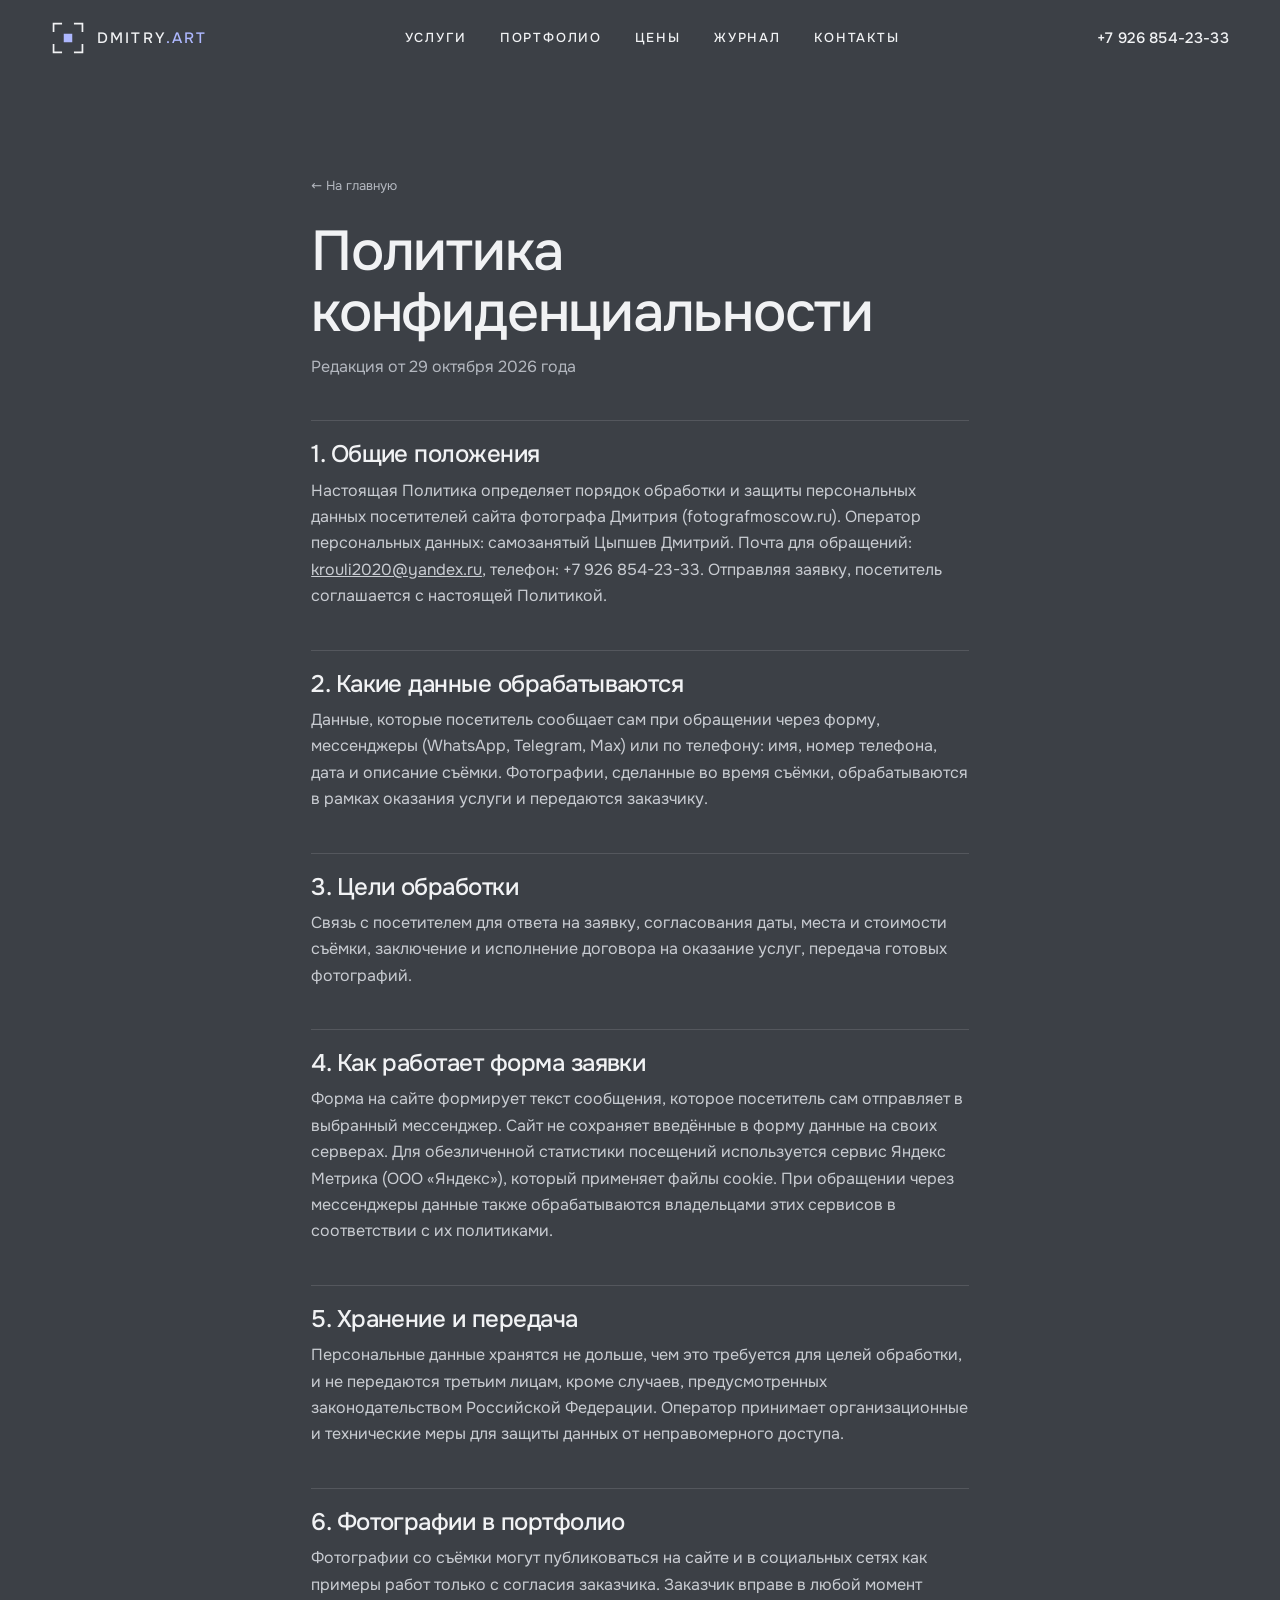
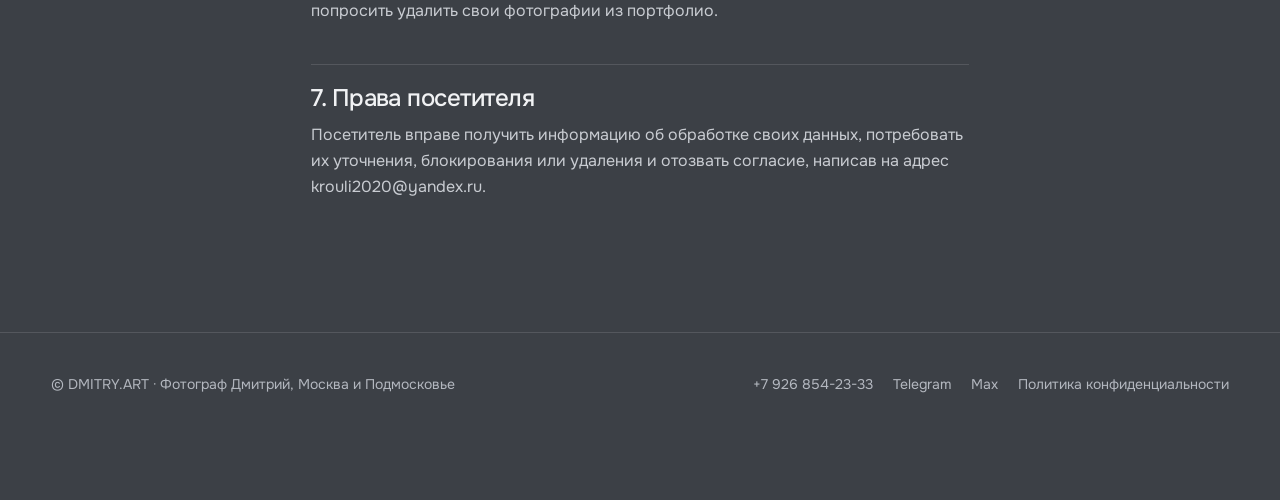
<file: privacy.html>
<!doctype html>
<html lang="ru"><head><meta charset="utf-8"><meta name="viewport" content="width=device-width,initial-scale=1,viewport-fit=cover">
<title>Политика конфиденциальности — DMITRY.ART</title>
<meta name="description" content="Политика конфиденциальности сайта фотографа Дмитрия.">
<link rel="canonical" href="https://fotografmoscow.ru/privacy.html">
<meta name="theme-color" content="#3C4046">
<meta property="og:type" content="website"><meta property="og:locale" content="ru_RU"><meta property="og:site_name" content="DMITRY.ART">
<meta property="og:title" content="Политика конфиденциальности — DMITRY.ART"><meta property="og:description" content="Политика конфиденциальности сайта фотографа Дмитрия."><meta property="og:url" content="https://fotografmoscow.ru/privacy.html"><meta property="og:image" content="https://fotografmoscow.ru/img/og.jpg"><meta property="og:image:width" content="1200"><meta property="og:image:height" content="630">
<meta name="twitter:card" content="summary_large_image">
<link rel="icon" href="favicon.svg" type="image/svg+xml">
<link rel="preload" href="fonts/onest-cyrillic-wght-normal.woff2" as="font" type="font/woff2" crossorigin>
<link rel="stylesheet" href="css/style.css"><meta name="robots" content="noindex">
<script type="application/ld+json">{"@context":"https://schema.org","@type":"WebPage","name":"Политика конфиденциальности"}</script>
</head><body>
<div id="pre" aria-hidden="true"><div class="pl"><svg viewBox="0 0 40 40"><path class="c" d="M3 13V3h10M27 3h10v10M37 27v10H27M13 37H3V27" pathLength="40"/><rect class="d" x="15" y="15" width="10" height="10"/></svg><b>Dmitry Art</b></div></div>
<script>(function(m,e,t,r,i,k,a){m[i]=m[i]||function(){(m[i].a=m[i].a||[]).push(arguments)};m[i].l=1*new Date();for(var j=0;j<document.scripts.length;j++){if(document.scripts[j].src===r){return}}k=e.createElement(t),a=e.getElementsByTagName(t)[0],k.async=1,k.src=r,a.parentNode.insertBefore(k,a)})(window,document,'script','https://mc.yandex.ru/metrika/tag.js?id=113881875','ym');ym(113881875,'init',{ssr:true,webvisor:true,clickmap:true,ecommerce:"dataLayer",referrer:document.referrer,url:location.href,accurateTrackBounce:true,trackLinks:true});</script>
<noscript><div><img src="https://mc.yandex.ru/watch/113881875" style="position:absolute;left:-9999px" alt=""></div></noscript>
<svg width="0" height="0" style="position:absolute" aria-hidden="true"><defs>
<symbol id="i-phone" viewBox="0 0 24 24"><path fill="none" stroke="currentColor" stroke-width="1.5" d="M5 3h3.5l1.8 4.6-2.3 1.5a11 11 0 0 0 6 6l1.5-2.3L20 14.6V18a2 2 0 0 1-2 2A15 15 0 0 1 3 5a2 2 0 0 1 2-2z"/></symbol>
<symbol id="i-wa" viewBox="0 0 24 24"><path fill="currentColor" d="M12 2a10 10 0 0 0-8.6 15.1L2 22l5-1.3A10 10 0 1 0 12 2zm0 18.2a8.2 8.2 0 0 1-4.2-1.1l-.3-.2-3 .8.8-2.9-.2-.3A8.2 8.2 0 1 1 12 20.2zm4.5-6.1c-.2-.1-1.5-.7-1.7-.8-.2-.1-.4-.1-.6.1l-.8 1c-.1.2-.3.2-.5.1a6.7 6.7 0 0 1-3.3-2.9c-.3-.4.2-.4.7-1.3.1-.2 0-.3 0-.4l-.8-1.8c-.2-.5-.4-.4-.6-.4h-.5a1 1 0 0 0-.7.3 3 3 0 0 0-.9 2.2 5.2 5.2 0 0 0 1.1 2.7 11.8 11.8 0 0 0 4.5 4c1.7.7 2.3.8 3.2.6.5-.1 1.5-.6 1.7-1.2.2-.6.2-1.1.2-1.2-.1-.1-.2-.2-.5-.3z"/></symbol>
<symbol id="i-tg" viewBox="0 0 24 24"><path fill="currentColor" d="M21.4 3.6 2.9 10.7c-1.3.5-1.2 1.2-.2 1.5l4.7 1.5 1.8 5.6c.2.6.4.8.8.8s.6-.2.9-.5l2.3-2.2 4.7 3.5c.9.5 1.5.2 1.7-.8l3.1-14.6c.3-1.3-.5-1.9-1.3-1.5zM9.5 14.3l-.4 4-1.4-4.6 10.6-6.7-8.8 7.3z"/></symbol>
<symbol id="i-max" viewBox="0 0 24 24"><path fill="none" stroke="currentColor" stroke-width="2.2" stroke-linejoin="round" d="M12 3.2a8.6 8.6 0 1 1-4.3 16.1L4 20.6l1.1-3.9A8.6 8.6 0 0 1 12 3.2z"/></symbol>
<symbol id="i-arr" viewBox="0 0 24 24"><path fill="none" stroke="currentColor" stroke-width="1.5" d="M4 12h16m-6-6 6 6-6 6"/></symbol>
<symbol id="i-arl" viewBox="0 0 24 24"><path fill="none" stroke="currentColor" stroke-width="1.5" d="M20 12H4m6-6-6 6 6 6"/></symbol>
<symbol id="i-cam" viewBox="0 0 24 24"><path fill="none" stroke="currentColor" stroke-width="1.5" d="M4 8h3l1.5-2h7L17 8h3v11H4zM12 17a3.5 3.5 0 1 0 0-7 3.5 3.5 0 0 0 0 7z"/></symbol>
<symbol id="i-flash" viewBox="0 0 24 24"><path fill="none" stroke="currentColor" stroke-width="1.5" stroke-linejoin="round" d="M13 2 5 13h6l-1 9 8-11h-6z"/></symbol>
<symbol id="i-clock" viewBox="0 0 24 24"><path fill="none" stroke="currentColor" stroke-width="1.5" d="M12 21a9 9 0 1 0 0-18 9 9 0 0 0 0 18zm0-14v5l3 2"/></symbol>
<symbol id="i-pin" viewBox="0 0 24 24"><path fill="none" stroke="currentColor" stroke-width="1.5" d="M12 21s-7-6.2-7-11a7 7 0 1 1 14 0c0 4.8-7 11-7 11zm0-8.5a2.5 2.5 0 1 0 0-5 2.5 2.5 0 0 0 0 5z"/></symbol>
</defs></svg>
<header class="hdr"><div class="wrap">
<a class="logo" href="./" aria-label="Dmitry Art, на главную"><svg viewBox="0 0 40 40" aria-hidden="true"><path fill="none" stroke="currentColor" stroke-width="2" d="M3 13V3h10M27 3h10v10M37 27v10H27M13 37H3V27"/><rect x="15" y="15" width="10" height="10" fill="#AEB8FF"/></svg><span>DMITRY<i>.ART</i></span></a>
<nav class="nav" aria-label="Основное меню"><a href="./#services">Услуги</a><a href="./#portfolio">Портфолио</a><a href="./#prices">Цены</a><a href="./#journal">Журнал</a><a href="./#contact">Контакты</a></nav>
<div class="hdr-r"><a class="hdr-tel" href="tel:+79268542333">+7 926 854-23-33</a><button class="burger" aria-label="Меню" aria-expanded="false"><i></i></button></div>
</div></header>
<div class="menu" aria-label="Меню">
<a href="./#services">Услуги</a><a href="./#portfolio">Портфолио</a><a href="./#prices">Цены</a><a href="./#journal">Журнал</a><a href="./#contact">Контакты</a>
<div class="m-c"><a class="big" href="tel:+79268542333">+7 926 854-23-33</a><a href="https://wa.me/79268542333" target="_blank" rel="noopener">WhatsApp</a><a href="https://t.me/i_s_moscow" target="_blank" rel="noopener">Telegram @i_s_moscow</a><a href="https://max.ru/u/f9LHodD0cOI7ZeKXz67Z6f0I3CiNXraTTkri54r-b8vGDxQoJ5eY6ctCnNg" target="_blank" rel="noopener">Max</a></div>
</div>
<main class="sec"><div class="wrap pp" style="padding-top:60px"><nav class="crumbs"><a href="./">← На главную</a></nav><h1 class="h2" style="margin-bottom:10px">Политика конфиденциальности</h1><p style="color:var(--mut)">Редакция от 29 октября 2026 года</p>
<h2>1. Общие положения</h2><p>Настоящая Политика определяет порядок обработки и защиты персональных данных посетителей сайта фотографа Дмитрия (fotografmoscow.ru). Оператор персональных данных: самозанятый Цыпшев Дмитрий. Почта для обращений: <a href="mailto:krouli2020@yandex.ru">krouli2020@yandex.ru</a>, телефон: +7 926 854-23-33. Отправляя заявку, посетитель соглашается с настоящей Политикой.</p>
<h2>2. Какие данные обрабатываются</h2><p>Данные, которые посетитель сообщает сам при обращении через форму, мессенджеры (WhatsApp, Telegram, Max) или по телефону: имя, номер телефона, дата и описание съёмки. Фотографии, сделанные во время съёмки, обрабатываются в рамках оказания услуги и передаются заказчику.</p>
<h2>3. Цели обработки</h2><p>Связь с посетителем для ответа на заявку, согласования даты, места и стоимости съёмки, заключение и исполнение договора на оказание услуг, передача готовых фотографий.</p>
<h2>4. Как работает форма заявки</h2><p>Форма на сайте формирует текст сообщения, которое посетитель сам отправляет в выбранный мессенджер. Сайт не сохраняет введённые в форму данные на своих серверах. Для обезличенной статистики посещений используется сервис Яндекс Метрика (ООО «Яндекс»), который применяет файлы cookie. При обращении через мессенджеры данные также обрабатываются владельцами этих сервисов в соответствии с их политиками.</p>
<h2>5. Хранение и передача</h2><p>Персональные данные хранятся не дольше, чем это требуется для целей обработки, и не передаются третьим лицам, кроме случаев, предусмотренных законодательством Российской Федерации. Оператор принимает организационные и технические меры для защиты данных от неправомерного доступа.</p>
<h2>6. Фотографии в портфолио</h2><p>Фотографии со съёмки могут публиковаться на сайте и в социальных сетях как примеры работ только с согласия заказчика. Заказчик вправе в любой момент попросить удалить свои фотографии из портфолио.</p>
<h2>7. Права посетителя</h2><p>Посетитель вправе получить информацию об обработке своих данных, потребовать их уточнения, блокирования или удаления и отозвать согласие, написав на адрес krouli2020@yandex.ru.</p>
</div></main>
<footer class="ftr"><div class="wrap"><div>© DMITRY.ART · Фотограф Дмитрий, Москва и Подмосковье</div>
<nav aria-label="Ссылки"><a href="tel:+79268542333">+7 926 854-23-33</a><a href="https://t.me/i_s_moscow" target="_blank" rel="noopener">Telegram</a><a href="https://max.ru/u/f9LHodD0cOI7ZeKXz67Z6f0I3CiNXraTTkri54r-b8vGDxQoJ5eY6ctCnNg" target="_blank" rel="noopener">Max</a><a href="privacy.html">Политика конфиденциальности</a></nav></div></footer>
<nav class="mbar" aria-label="Связаться"><a href="tel:+79268542333"><svg><use href="#i-phone"/></svg>Звонок</a><a class="wa" href="https://wa.me/79268542333" target="_blank" rel="noopener"><svg><use href="#i-wa"/></svg>WhatsApp</a><a href="https://t.me/i_s_moscow" target="_blank" rel="noopener"><svg><use href="#i-tg"/></svg>Telegram</a><a href="https://max.ru/u/f9LHodD0cOI7ZeKXz67Z6f0I3CiNXraTTkri54r-b8vGDxQoJ5eY6ctCnNg" target="_blank" rel="noopener"><svg><use href="#i-max"/></svg>Max</a></nav>
<div class="lb" id="lb" role="dialog" aria-modal="true" aria-label="Просмотр фото"><div class="lb-t"><span class="lb-cnt"></span><button class="lb-x" aria-label="Закрыть">×</button></div>
<div class="lb-st"><button class="lb-n p" aria-label="Назад"><svg><use href="#i-arl"/></svg></button><img alt=""><button class="lb-n n" aria-label="Вперёд"><svg><use href="#i-arr"/></svg></button></div><div class="lb-c"></div></div>
<script src="js/site.js" defer></script>
</body></html>
</file>
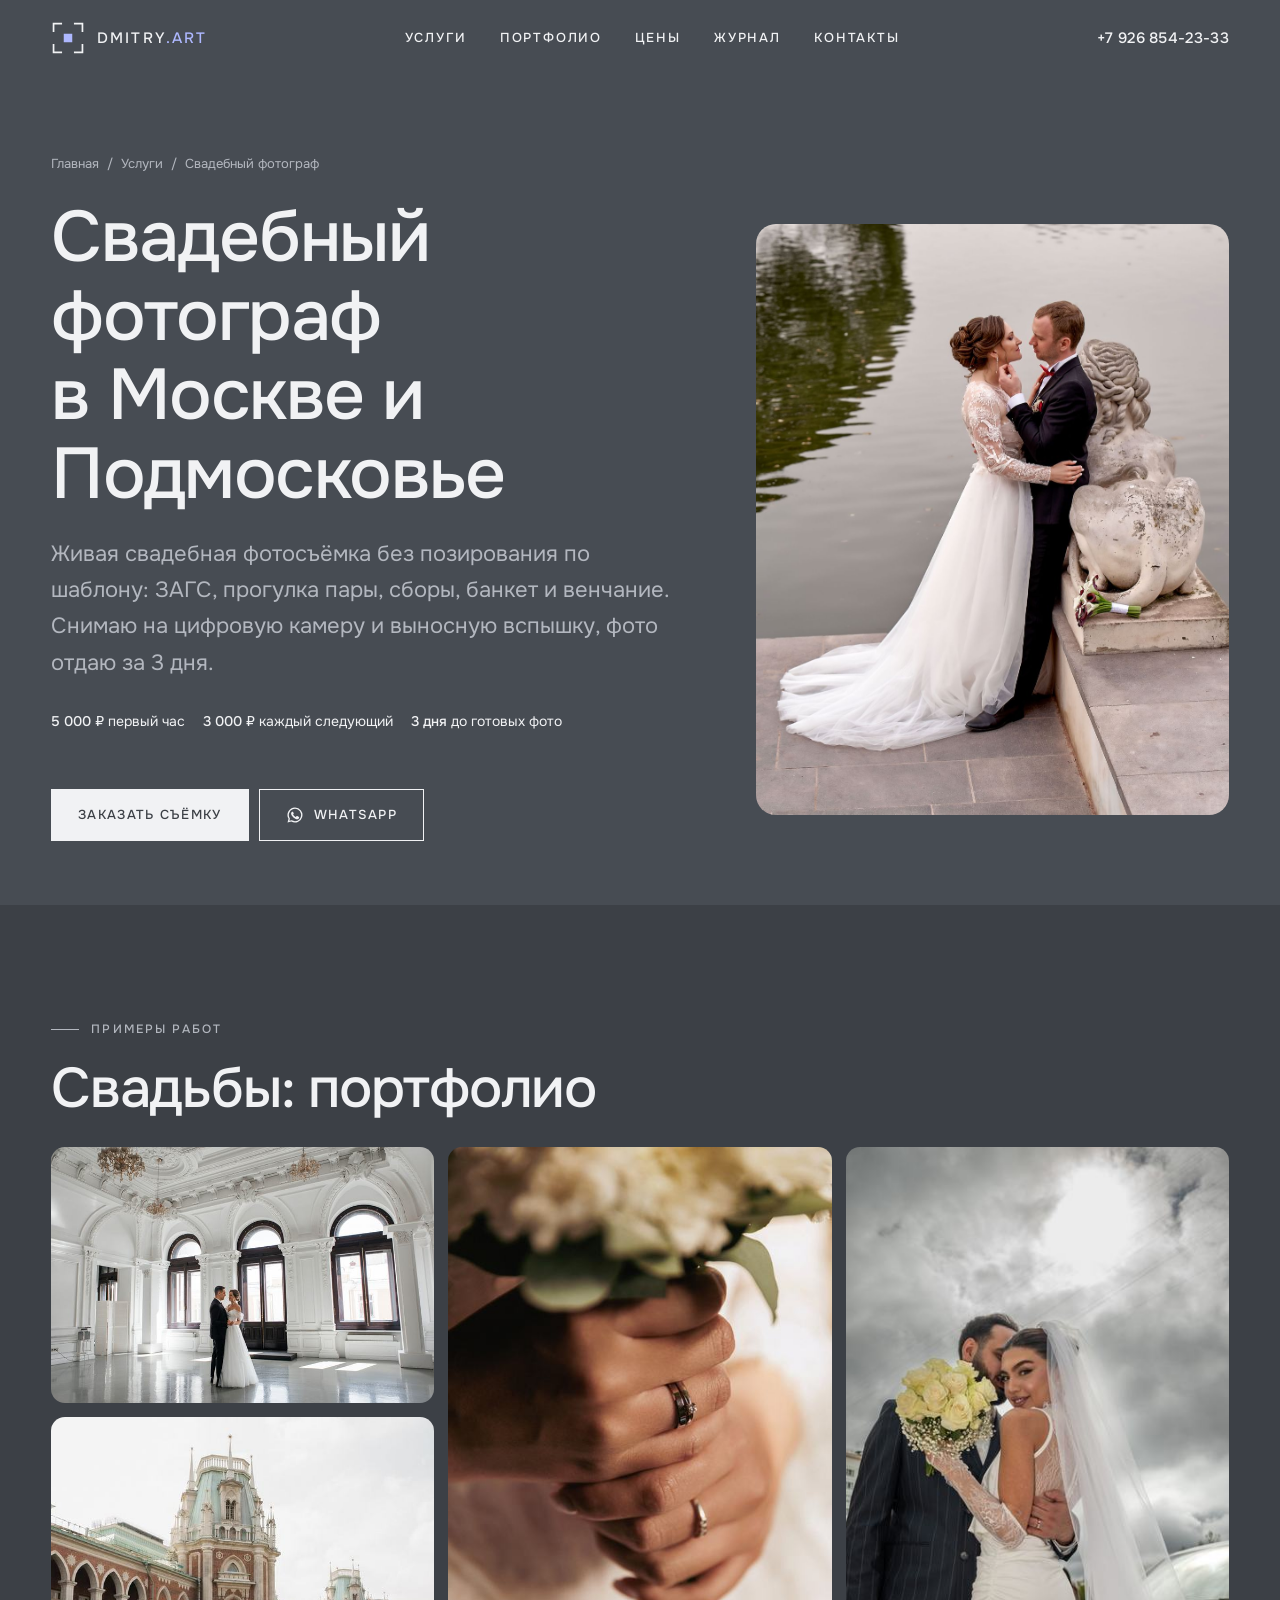
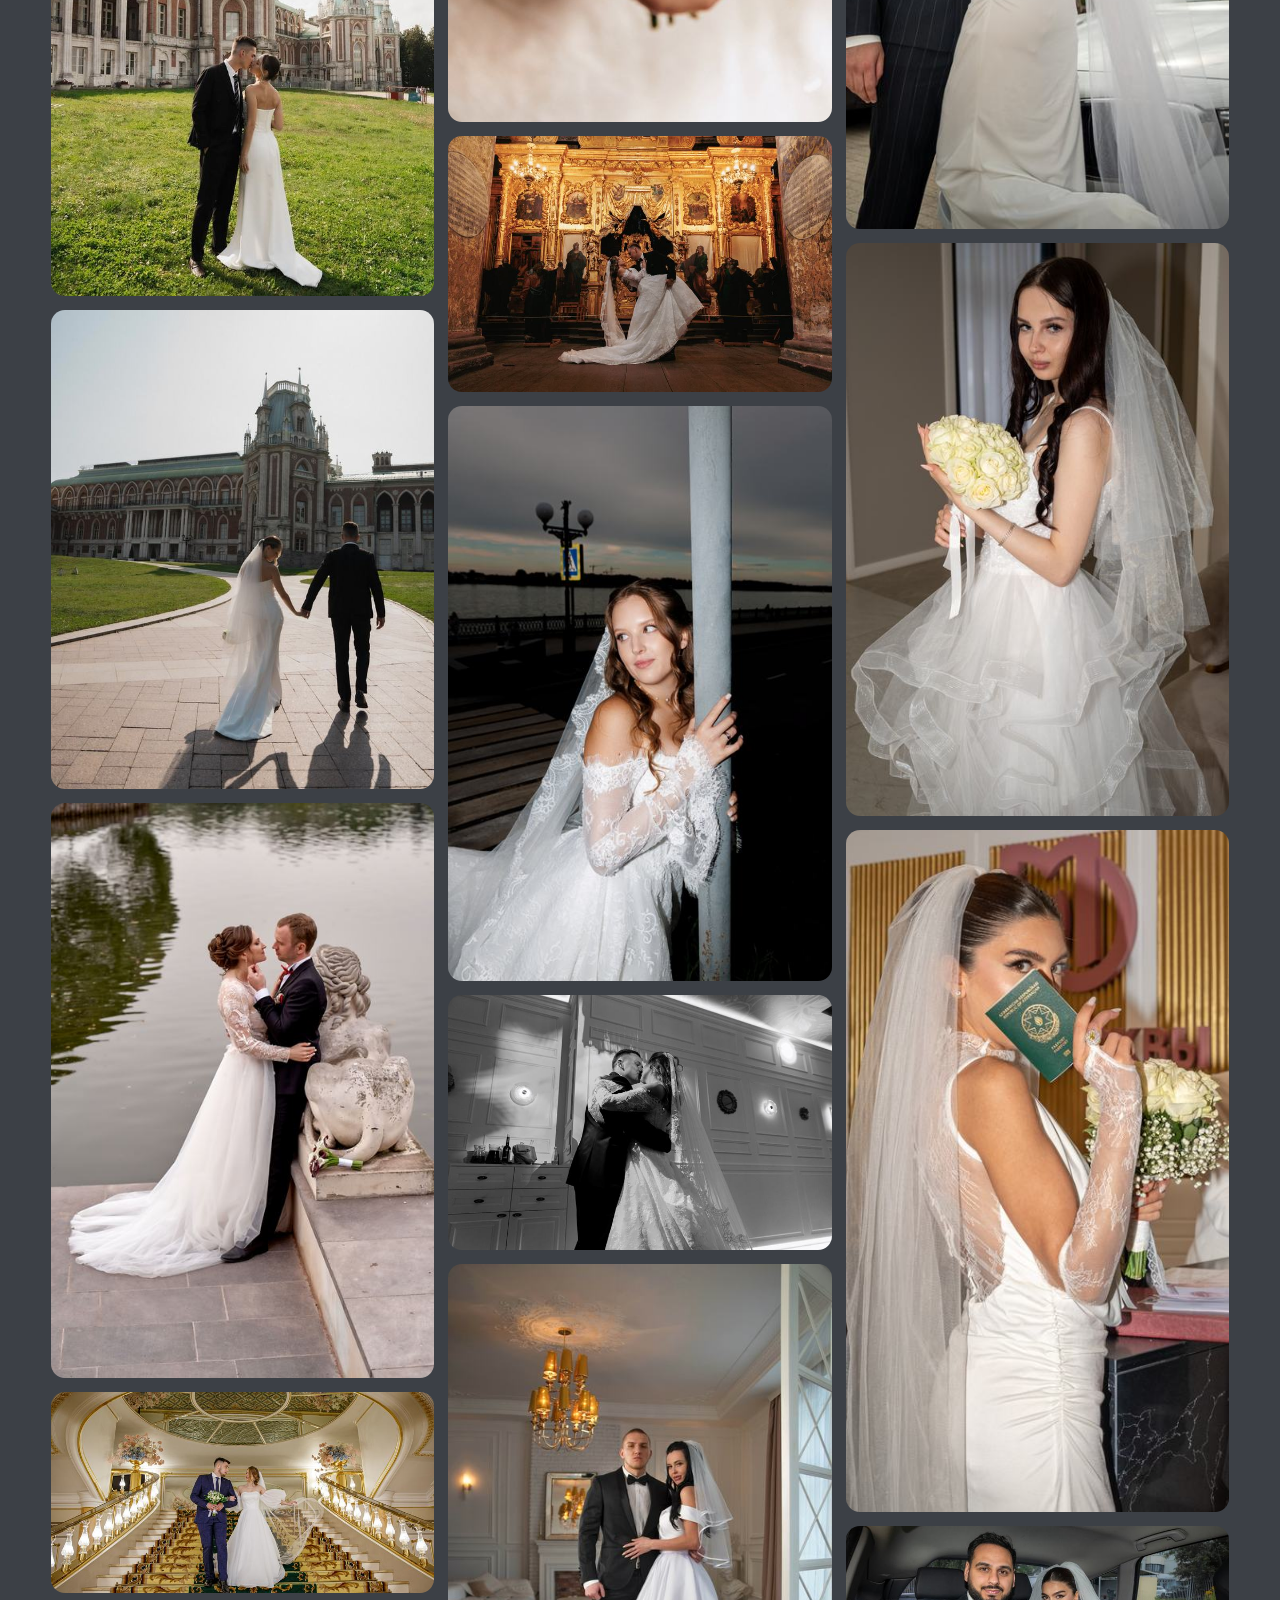
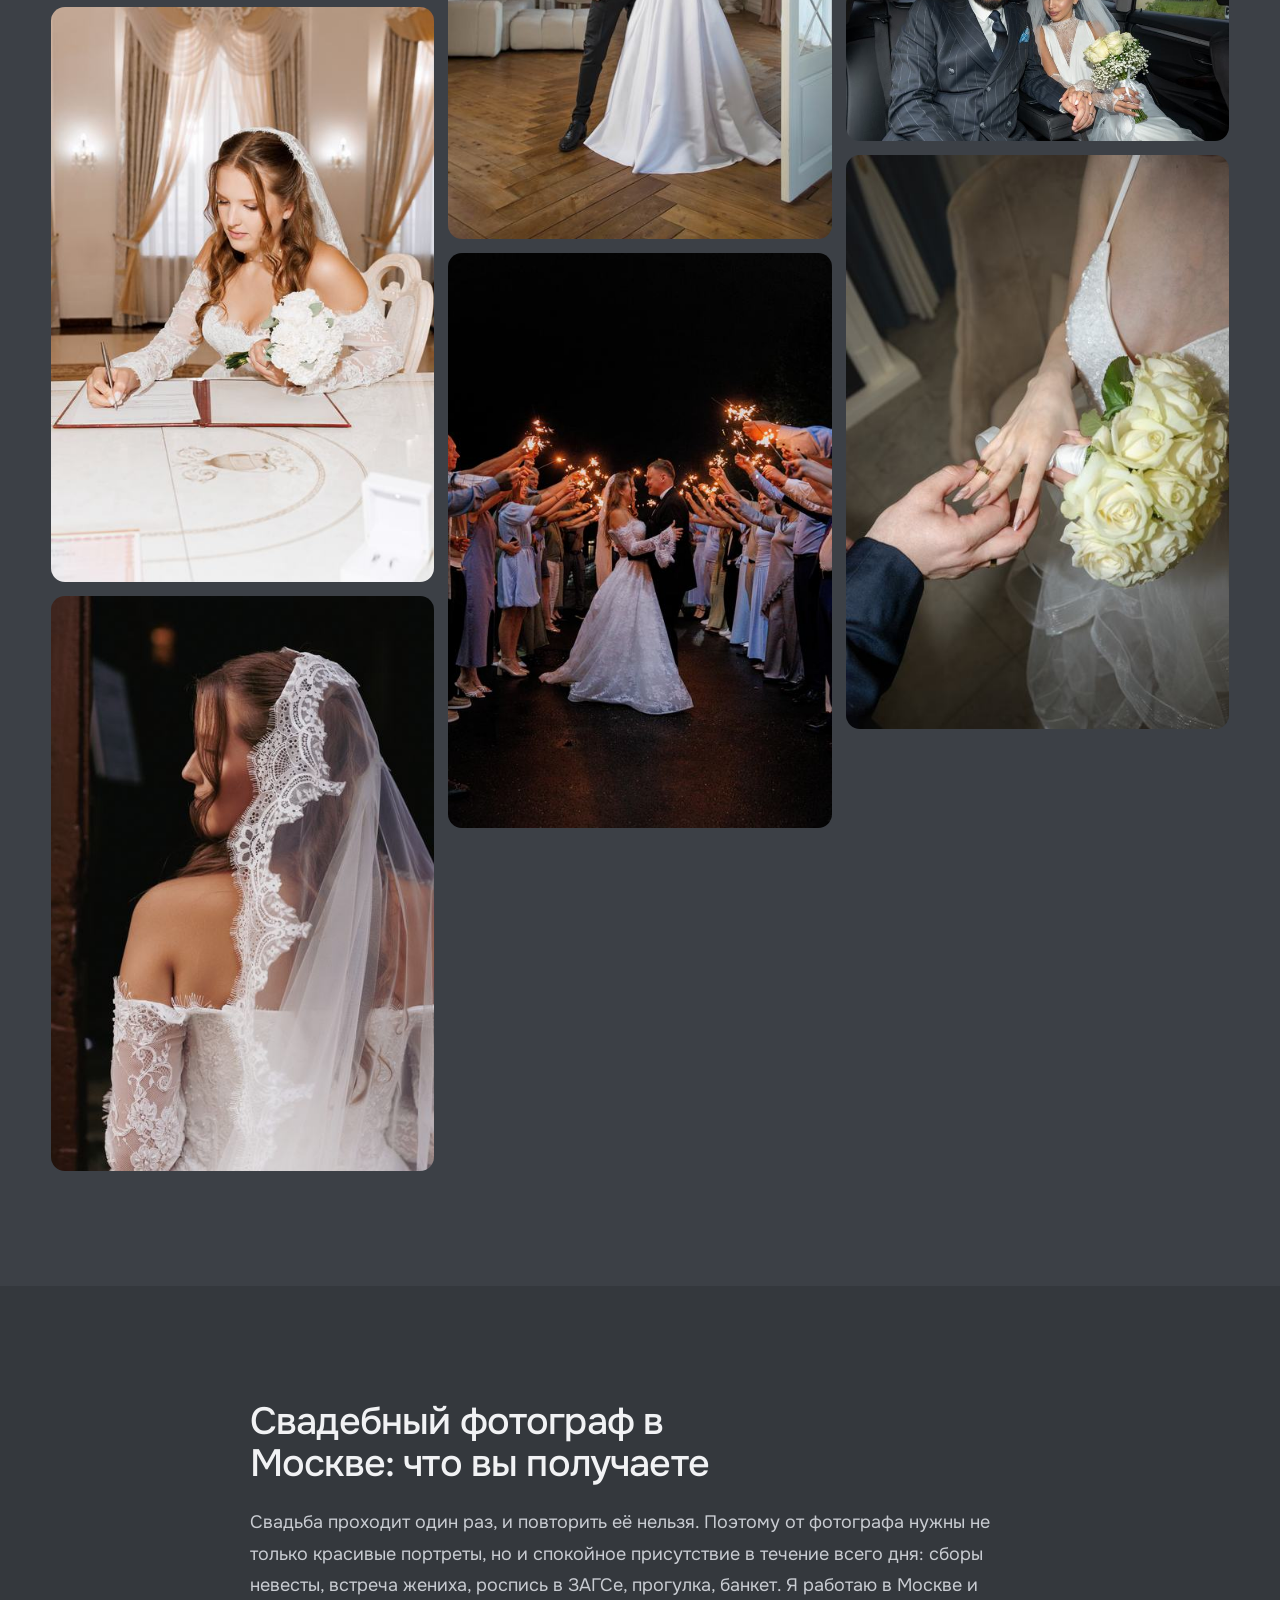
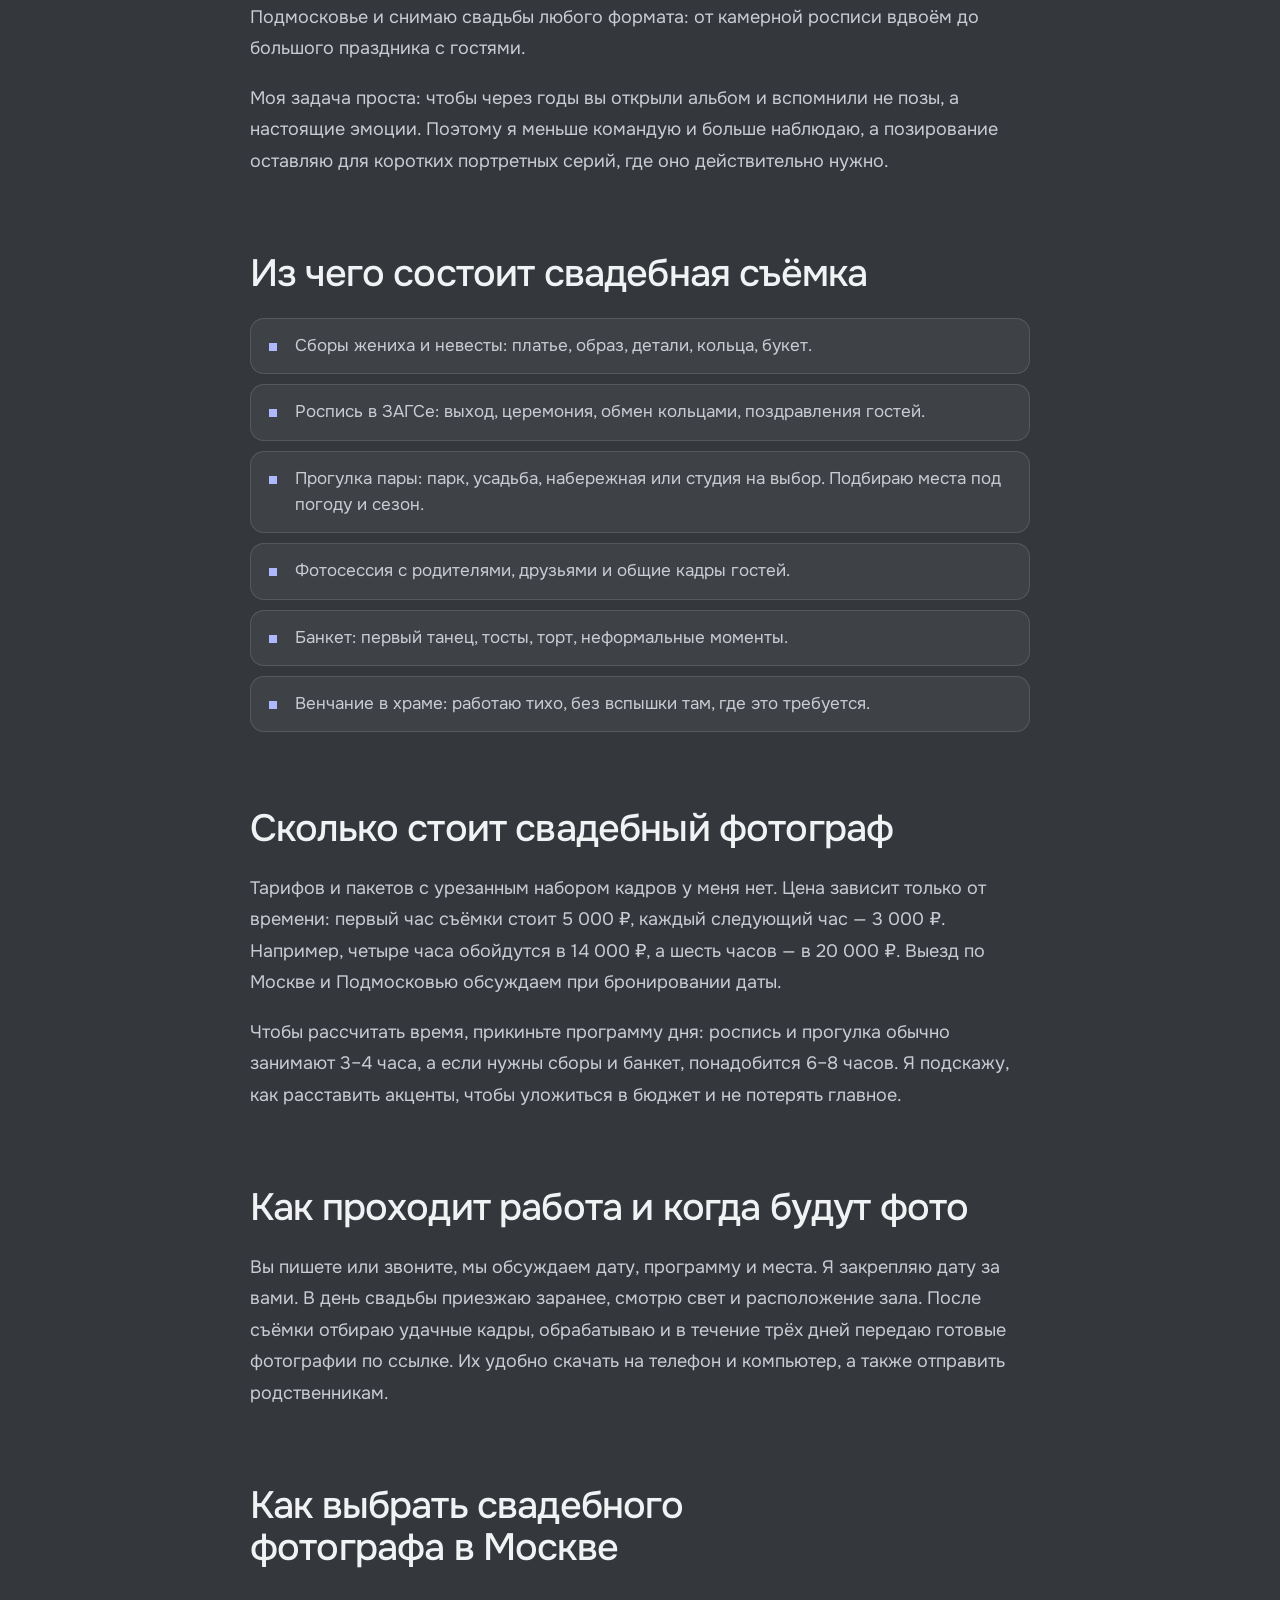
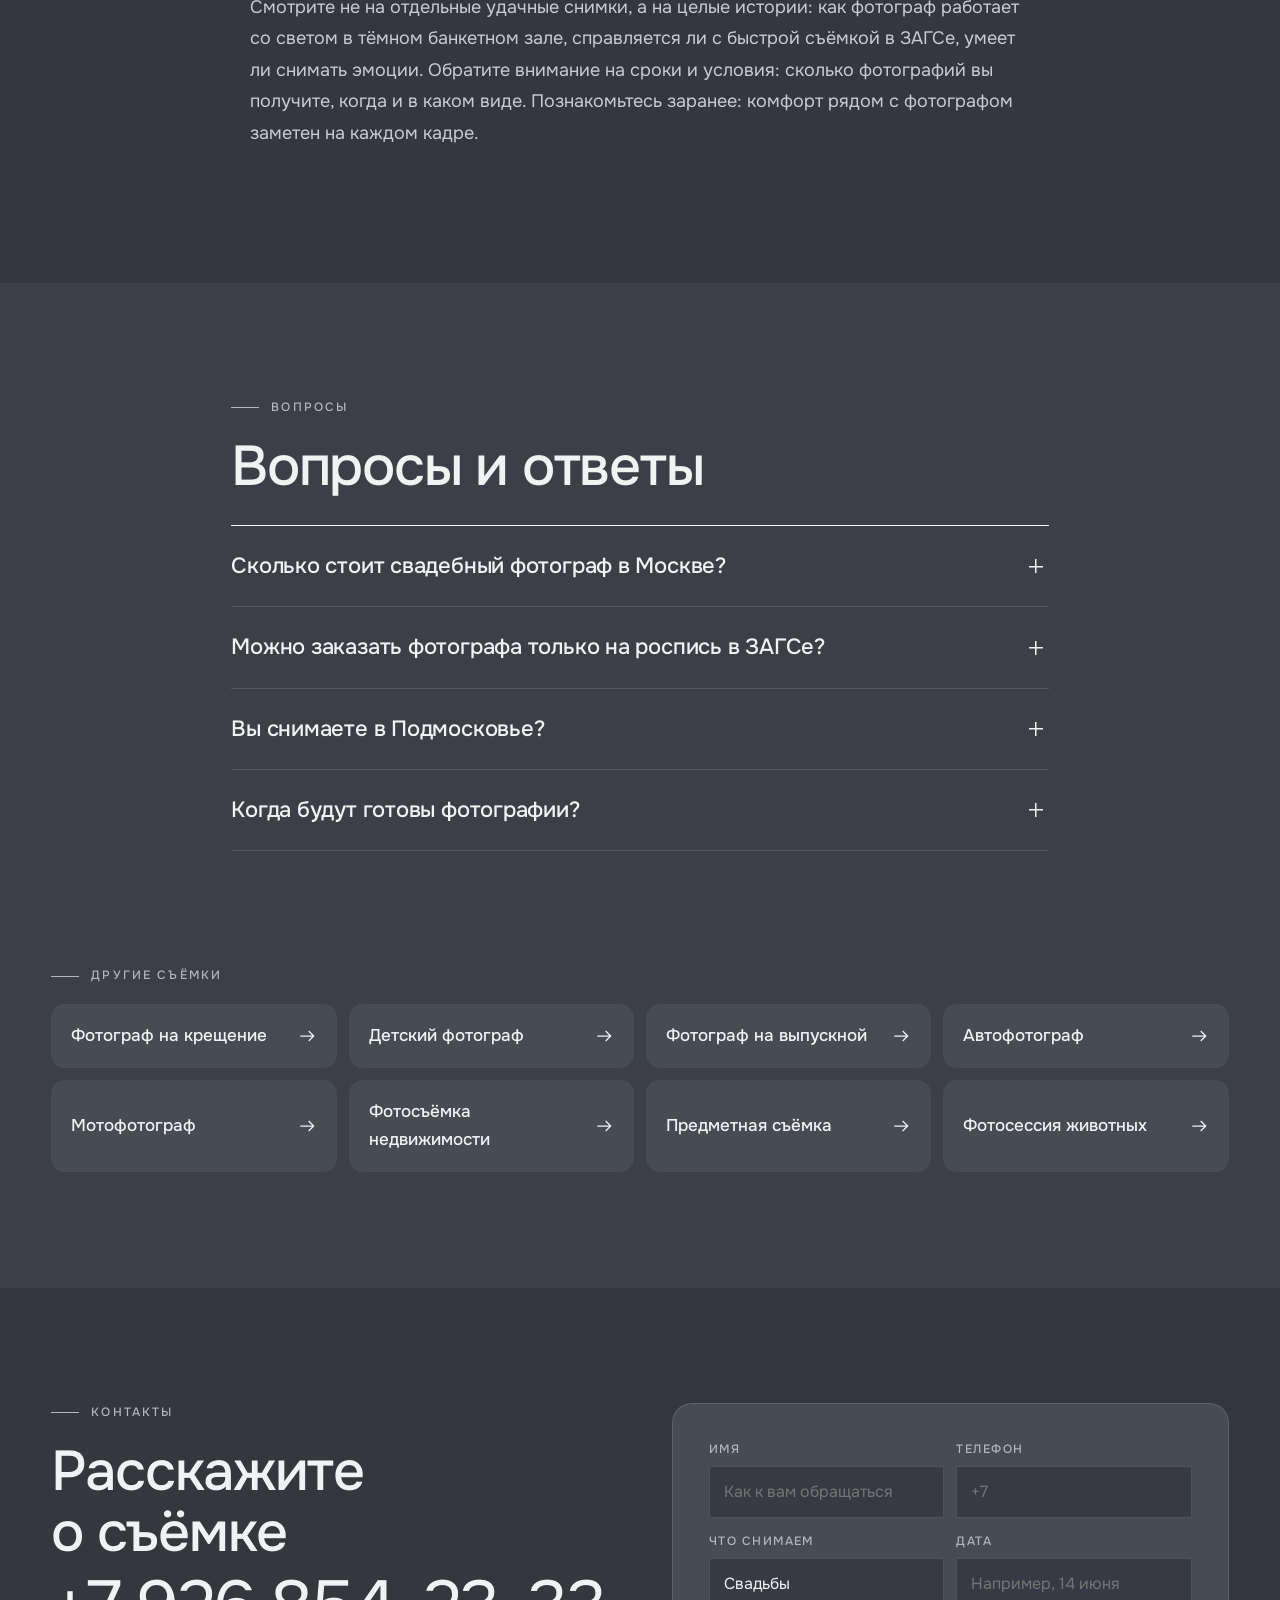
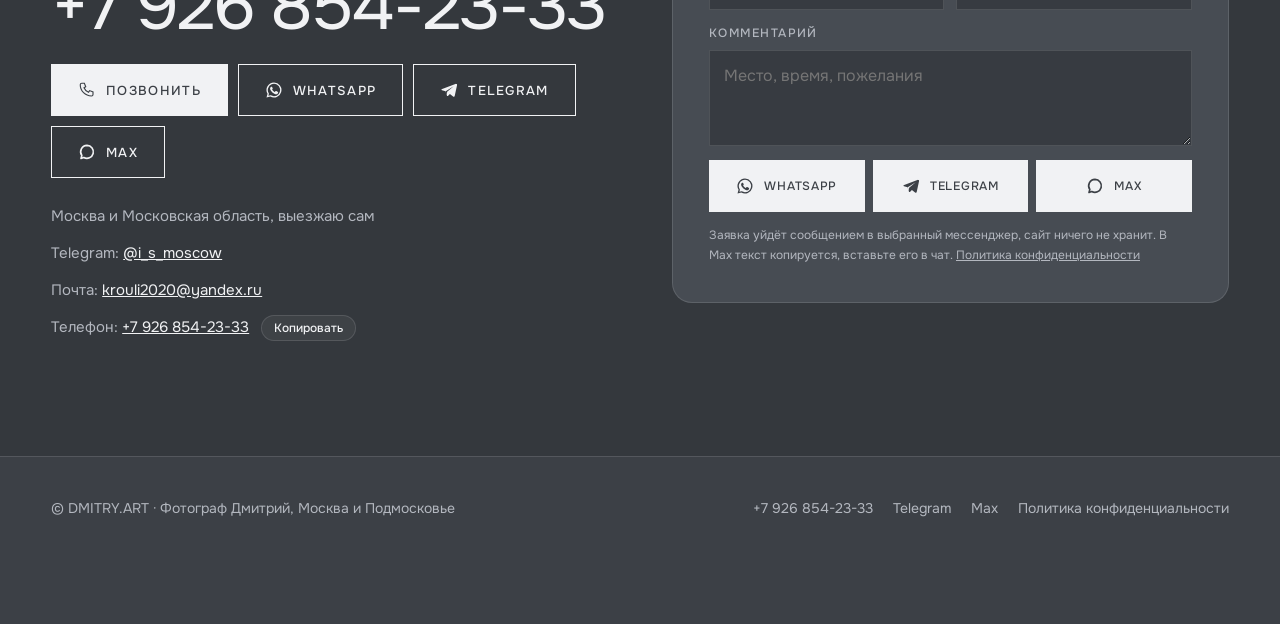
<file: svadebnyj-fotograf.html>
<!doctype html>
<html lang="ru"><head><meta charset="utf-8"><meta name="viewport" content="width=device-width,initial-scale=1,viewport-fit=cover">
<title>Свадебный фотограф в Москве — от 5 000 ₽/час | Дмитрий</title>
<meta name="description" content="Свадебный фотограф в Москве и области: ЗАГС, прогулка, банкет, венчание. 5 000 ₽ первый час, 3 000 ₽ каждый следующий. Готовые фото за 3 дня.">
<link rel="canonical" href="https://fotografmoscow.ru/svadebnyj-fotograf.html">
<meta name="theme-color" content="#3C4046">
<meta property="og:type" content="website"><meta property="og:locale" content="ru_RU"><meta property="og:site_name" content="DMITRY.ART">
<meta property="og:title" content="Свадебный фотограф в Москве — от 5 000 ₽/час | Дмитрий"><meta property="og:description" content="Свадебный фотограф в Москве и области: ЗАГС, прогулка, банкет, венчание. 5 000 ₽ первый час, 3 000 ₽ каждый следующий. Готовые фото за 3 дня."><meta property="og:url" content="https://fotografmoscow.ru/svadebnyj-fotograf.html"><meta property="og:image" content="https://fotografmoscow.ru/img/svadebnyj-fotograf-moskva-01.jpg">
<meta name="twitter:card" content="summary_large_image">
<link rel="icon" href="favicon.svg" type="image/svg+xml">
<link rel="preload" href="fonts/onest-cyrillic-wght-normal.woff2" as="font" type="font/woff2" crossorigin>
<link rel="stylesheet" href="css/style.css">
<script type="application/ld+json">{"@context":"https://schema.org","@graph":[{"@type":"Service","name":"Свадебный фотограф в Москве и Подмосковье","serviceType":"Свадебный фотограф","description":"Свадебный фотограф в Москве и области: ЗАГС, прогулка, банкет, венчание. 5 000 ₽ первый час, 3 000 ₽ каждый следующий. Готовые фото за 3 дня.","url":"https://fotografmoscow.ru/svadebnyj-fotograf.html","provider":{"@id":"https://fotografmoscow.ru/#business"},"areaServed":[{"@type":"City","name":"Москва"},{"@type":"AdministrativeArea","name":"Московская область"}],"image":"https://fotografmoscow.ru/img/svadebnyj-fotograf-moskva-01.jpg","offers":{"@type":"Offer","price":"5000","priceCurrency":"RUB","description":"Первый час 5000 ₽, каждый следующий час 3000 ₽"}},{"@type":["LocalBusiness","ProfessionalService"],"@id":"https://fotografmoscow.ru/#business","name":"DMITRY.ART — фотограф Дмитрий в Москве","url":"https://fotografmoscow.ru/","image":"https://fotografmoscow.ru/img/svadebnyj-fotograf-moskva-01.jpg","telephone":"+79268542333","email":"krouli2020@yandex.ru","priceRange":"5000–3000 ₽/час","address":{"@type":"PostalAddress","addressLocality":"Москва","addressCountry":"RU"},"areaServed":[{"@type":"City","name":"Москва"},{"@type":"AdministrativeArea","name":"Московская область"}],"sameAs":["https://t.me/i_s_moscow","https://wa.me/79268542333","https://max.ru/u/f9LHodD0cOI7ZeKXz67Z6f0I3CiNXraTTkri54r-b8vGDxQoJ5eY6ctCnNg"]},{"@type":"BreadcrumbList","itemListElement":[{"@type":"ListItem","position":1,"name":"Главная","item":"https://fotografmoscow.ru/"},{"@type":"ListItem","position":2,"name":"Услуги","item":"https://fotografmoscow.ru/#services"},{"@type":"ListItem","position":3,"name":"Свадебный фотограф","item":"https://fotografmoscow.ru/svadebnyj-fotograf.html"}]},{"@type":"FAQPage","mainEntity":[{"@type":"Question","name":"Сколько стоит свадебный фотограф в Москве?","acceptedAnswer":{"@type":"Answer","text":"Первый час съёмки — 5 000 ₽, каждый следующий час — 3 000 ₽. Без пакетов и скрытых доплат. Четыре часа стоят 14 000 ₽."}},{"@type":"Question","name":"Можно заказать фотографа только на роспись в ЗАГСе?","acceptedAnswer":{"@type":"Answer","text":"Да. Снимаю торжественную регистрацию, обмен кольцами, поздравления гостей и короткую фотосессию пары после церемонии. Оплата почасовая."}},{"@type":"Question","name":"Вы снимаете в Подмосковье?","acceptedAnswer":{"@type":"Answer","text":"Да, работаю по всей Москве и Московской области: ЗАГСы, усадьбы, загородные площадки, рестораны. Условия выезда за МКАД обсуждаем при бронировании."}},{"@type":"Question","name":"Когда будут готовы фотографии?","acceptedAnswer":{"@type":"Answer","text":"В течение трёх дней после съёмки. Готовые обработанные фото приходят по ссылке."}}]}]}</script>
</head><body>
<div id="pre" aria-hidden="true"><div class="pl"><svg viewBox="0 0 40 40"><path class="c" d="M3 13V3h10M27 3h10v10M37 27v10H27M13 37H3V27" pathLength="40"/><rect class="d" x="15" y="15" width="10" height="10"/></svg><b>Dmitry Art</b></div></div>
<script>(function(m,e,t,r,i,k,a){m[i]=m[i]||function(){(m[i].a=m[i].a||[]).push(arguments)};m[i].l=1*new Date();for(var j=0;j<document.scripts.length;j++){if(document.scripts[j].src===r){return}}k=e.createElement(t),a=e.getElementsByTagName(t)[0],k.async=1,k.src=r,a.parentNode.insertBefore(k,a)})(window,document,'script','https://mc.yandex.ru/metrika/tag.js?id=113881875','ym');ym(113881875,'init',{ssr:true,webvisor:true,clickmap:true,ecommerce:"dataLayer",referrer:document.referrer,url:location.href,accurateTrackBounce:true,trackLinks:true});</script>
<noscript><div><img src="https://mc.yandex.ru/watch/113881875" style="position:absolute;left:-9999px" alt=""></div></noscript>
<svg width="0" height="0" style="position:absolute" aria-hidden="true"><defs>
<symbol id="i-phone" viewBox="0 0 24 24"><path fill="none" stroke="currentColor" stroke-width="1.5" d="M5 3h3.5l1.8 4.6-2.3 1.5a11 11 0 0 0 6 6l1.5-2.3L20 14.6V18a2 2 0 0 1-2 2A15 15 0 0 1 3 5a2 2 0 0 1 2-2z"/></symbol>
<symbol id="i-wa" viewBox="0 0 24 24"><path fill="currentColor" d="M12 2a10 10 0 0 0-8.6 15.1L2 22l5-1.3A10 10 0 1 0 12 2zm0 18.2a8.2 8.2 0 0 1-4.2-1.1l-.3-.2-3 .8.8-2.9-.2-.3A8.2 8.2 0 1 1 12 20.2zm4.5-6.1c-.2-.1-1.5-.7-1.7-.8-.2-.1-.4-.1-.6.1l-.8 1c-.1.2-.3.2-.5.1a6.7 6.7 0 0 1-3.3-2.9c-.3-.4.2-.4.7-1.3.1-.2 0-.3 0-.4l-.8-1.8c-.2-.5-.4-.4-.6-.4h-.5a1 1 0 0 0-.7.3 3 3 0 0 0-.9 2.2 5.2 5.2 0 0 0 1.1 2.7 11.8 11.8 0 0 0 4.5 4c1.7.7 2.3.8 3.2.6.5-.1 1.5-.6 1.7-1.2.2-.6.2-1.1.2-1.2-.1-.1-.2-.2-.5-.3z"/></symbol>
<symbol id="i-tg" viewBox="0 0 24 24"><path fill="currentColor" d="M21.4 3.6 2.9 10.7c-1.3.5-1.2 1.2-.2 1.5l4.7 1.5 1.8 5.6c.2.6.4.8.8.8s.6-.2.9-.5l2.3-2.2 4.7 3.5c.9.5 1.5.2 1.7-.8l3.1-14.6c.3-1.3-.5-1.9-1.3-1.5zM9.5 14.3l-.4 4-1.4-4.6 10.6-6.7-8.8 7.3z"/></symbol>
<symbol id="i-max" viewBox="0 0 24 24"><path fill="none" stroke="currentColor" stroke-width="2.2" stroke-linejoin="round" d="M12 3.2a8.6 8.6 0 1 1-4.3 16.1L4 20.6l1.1-3.9A8.6 8.6 0 0 1 12 3.2z"/></symbol>
<symbol id="i-arr" viewBox="0 0 24 24"><path fill="none" stroke="currentColor" stroke-width="1.5" d="M4 12h16m-6-6 6 6-6 6"/></symbol>
<symbol id="i-arl" viewBox="0 0 24 24"><path fill="none" stroke="currentColor" stroke-width="1.5" d="M20 12H4m6-6-6 6 6 6"/></symbol>
<symbol id="i-cam" viewBox="0 0 24 24"><path fill="none" stroke="currentColor" stroke-width="1.5" d="M4 8h3l1.5-2h7L17 8h3v11H4zM12 17a3.5 3.5 0 1 0 0-7 3.5 3.5 0 0 0 0 7z"/></symbol>
<symbol id="i-flash" viewBox="0 0 24 24"><path fill="none" stroke="currentColor" stroke-width="1.5" stroke-linejoin="round" d="M13 2 5 13h6l-1 9 8-11h-6z"/></symbol>
<symbol id="i-clock" viewBox="0 0 24 24"><path fill="none" stroke="currentColor" stroke-width="1.5" d="M12 21a9 9 0 1 0 0-18 9 9 0 0 0 0 18zm0-14v5l3 2"/></symbol>
<symbol id="i-pin" viewBox="0 0 24 24"><path fill="none" stroke="currentColor" stroke-width="1.5" d="M12 21s-7-6.2-7-11a7 7 0 1 1 14 0c0 4.8-7 11-7 11zm0-8.5a2.5 2.5 0 1 0 0-5 2.5 2.5 0 0 0 0 5z"/></symbol>
</defs></svg>
<header class="hdr"><div class="wrap">
<a class="logo" href="./" aria-label="Dmitry Art, на главную"><svg viewBox="0 0 40 40" aria-hidden="true"><path fill="none" stroke="currentColor" stroke-width="2" d="M3 13V3h10M27 3h10v10M37 27v10H27M13 37H3V27"/><rect x="15" y="15" width="10" height="10" fill="#AEB8FF"/></svg><span>DMITRY<i>.ART</i></span></a>
<nav class="nav" aria-label="Основное меню"><a href="./#services">Услуги</a><a href="./#portfolio">Портфолио</a><a href="./#prices">Цены</a><a href="./#journal">Журнал</a><a href="./#contact">Контакты</a></nav>
<div class="hdr-r"><a class="hdr-tel" href="tel:+79268542333">+7 926 854-23-33</a><button class="burger" aria-label="Меню" aria-expanded="false"><i></i></button></div>
</div></header>
<div class="menu" aria-label="Меню">
<a href="./#services">Услуги</a><a href="./#portfolio">Портфолио</a><a href="./#prices">Цены</a><a href="./#journal">Журнал</a><a href="./#contact">Контакты</a>
<div class="m-c"><a class="big" href="tel:+79268542333">+7 926 854-23-33</a><a href="https://wa.me/79268542333" target="_blank" rel="noopener">WhatsApp</a><a href="https://t.me/i_s_moscow" target="_blank" rel="noopener">Telegram @i_s_moscow</a><a href="https://max.ru/u/f9LHodD0cOI7ZeKXz67Z6f0I3CiNXraTTkri54r-b8vGDxQoJ5eY6ctCnNg" target="_blank" rel="noopener">Max</a></div>
</div>
<section class="ph-hero t-blush"><div class="wrap"><nav class="crumbs" aria-label="Хлебные крошки"><a href="./">Главная</a><span>/</span><a href="./#services">Услуги</a><span>/</span><span>Свадебный фотограф</span></nav>
<div class="ph-g"><div><h1>Свадебный фотограф в Москве и Подмосковье</h1><p class="lead">Живая свадебная фотосъёмка без позирования по шаблону: ЗАГС, прогулка пары, сборы, банкет и венчание. Снимаю на цифровую камеру и выносную вспышку, фото отдаю за 3 дня.</p>
<div class="ph-chip"><span><b>5 000 ₽</b> первый час</span><span><b>3 000 ₽</b> каждый следующий</span><span><b>3 дня</b> до готовых фото</span></div>
<div class="hero-b"><a class="btn" href="#contact">Заказать съёмку</a><a class="btn ghost" href="https://wa.me/79268542333" target="_blank" rel="noopener"><svg><use href="#i-wa"/></svg>WhatsApp</a></div></div>
<div class="ph-img"><img src="img/svadebnyj-fotograf-moskva-04.jpg" alt="Свадебный фотограф в Москве" width="800" height="800" fetchpriority="high"></div></div></div></section><section class="sec"><div class="wrap"><div class="rv" style="margin-bottom:28px"><div class="eyebrow">Примеры работ</div><h2 class="h2">Свадьбы: портфолио</h2></div><div class="gal" data-gal><a class="gi" data-g="svadba" href="img/svadebnyj-fotograf-moskva-01.jpg"><img src="img/svadebnyj-fotograf-moskva-01-s.jpg" width="1600" height="1067" alt="Свадебный фотограф в Москве, фото 1" loading="lazy" decoding="async"></a><a class="gi" data-g="svadba" href="img/svadebnyj-fotograf-moskva-02.jpg"><img src="img/svadebnyj-fotograf-moskva-02-s.jpg" width="1280" height="1600" alt="Свадебный фотограф в Москве, фото 2" loading="lazy" decoding="async"></a><a class="gi" data-g="svadba" href="img/svadebnyj-fotograf-moskva-03.jpg"><img src="img/svadebnyj-fotograf-moskva-03-s.jpg" width="1280" height="1600" alt="Свадебный фотограф в Москве, фото 3" loading="lazy" decoding="async"></a><a class="gi" data-g="svadba" href="img/svadebnyj-fotograf-moskva-04.jpg"><img src="img/svadebnyj-fotograf-moskva-04-s.jpg" width="1067" height="1600" alt="Свадебный фотограф в Москве, фото 4" loading="lazy" decoding="async"></a><a class="gi" data-g="svadba" href="img/svadebnyj-fotograf-moskva-05.jpg"><img src="img/svadebnyj-fotograf-moskva-05-s.jpg" width="1600" height="840" alt="Свадебный фотограф в Москве, фото 5" loading="lazy" decoding="async"></a><a class="gi" data-g="svadba" href="img/svadebnyj-fotograf-moskva-06.jpg"><img src="img/svadebnyj-fotograf-moskva-06-s.jpg" width="1067" height="1600" alt="Свадебный фотограф в Москве, фото 6" loading="lazy" decoding="async"></a><a class="gi" data-g="svadba" href="img/svadebnyj-fotograf-moskva-07.jpg"><img src="img/svadebnyj-fotograf-moskva-07-s.jpg" width="1067" height="1600" alt="Свадебный фотограф в Москве, фото 7" loading="lazy" decoding="async"></a><a class="gi" data-g="svadba" href="img/svadebnyj-fotograf-moskva-08.jpg"><img src="img/svadebnyj-fotograf-moskva-08-s.jpg" width="1067" height="1600" alt="Свадебный фотограф в Москве, фото 8" loading="lazy" decoding="async"></a><a class="gi" data-g="svadba" href="img/svadebnyj-fotograf-moskva-09.jpg"><img src="img/svadebnyj-fotograf-moskva-09-s.jpg" width="1600" height="1067" alt="Свадебный фотограф в Москве, фото 9" loading="lazy" decoding="async"></a><a class="gi" data-g="svadba" href="img/svadebnyj-fotograf-moskva-10.jpg"><img src="img/svadebnyj-fotograf-moskva-10-s.jpg" width="1067" height="1600" alt="Свадебный фотограф в Москве, фото 10" loading="lazy" decoding="async"></a><a class="gi" data-g="svadba" href="img/svadebnyj-fotograf-moskva-11.jpg"><img src="img/svadebnyj-fotograf-moskva-11-s.jpg" width="1600" height="1067" alt="Свадебный фотограф в Москве, фото 11" loading="lazy" decoding="async"></a><a class="gi" data-g="svadba" href="img/svadebnyj-fotograf-moskva-12.jpg"><img src="img/svadebnyj-fotograf-moskva-12-s.jpg" width="1068" height="1600" alt="Свадебный фотограф в Москве, фото 12" loading="lazy" decoding="async"></a><a class="gi" data-g="svadba" href="img/svadebnyj-fotograf-moskva-13.jpg"><img src="img/svadebnyj-fotograf-moskva-13-s.jpg" width="1067" height="1600" alt="Свадебный фотограф в Москве, фото 13" loading="lazy" decoding="async"></a><a class="gi" data-g="svadba" href="img/svadebnyj-fotograf-moskva-14.jpg"><img src="img/svadebnyj-fotograf-moskva-14-s.jpg" width="900" height="1600" alt="Свадебный фотограф в Москве, фото 14" loading="lazy" decoding="async"></a><a class="gi" data-g="svadba" href="img/svadebnyj-fotograf-moskva-15.jpg"><img src="img/svadebnyj-fotograf-moskva-15-s.jpg" width="1068" height="1600" alt="Свадебный фотограф в Москве, фото 15" loading="lazy" decoding="async"></a><a class="gi" data-g="svadba" href="img/svadebnyj-fotograf-moskva-16.jpg"><img src="img/svadebnyj-fotograf-moskva-16-s.jpg" width="900" height="1600" alt="Свадебный фотограф в Москве, фото 16" loading="lazy" decoding="async"></a><a class="gi" data-g="svadba" href="img/svadebnyj-fotograf-moskva-17.jpg"><img src="img/svadebnyj-fotograf-moskva-17-s.jpg" width="1600" height="900" alt="Свадебный фотограф в Москве, фото 17" loading="lazy" decoding="async"></a><a class="gi" data-g="svadba" href="img/svadebnyj-fotograf-moskva-18.jpg"><img src="img/svadebnyj-fotograf-moskva-18-s.jpg" width="1068" height="1600" alt="Свадебный фотограф в Москве, фото 18" loading="lazy" decoding="async"></a></div></div></section><section class="sec pf" id="article"><div class="wrap"><article class="art"><h2>Свадебный фотограф в Москве: что вы получаете</h2><p>Свадьба проходит один раз, и повторить её нельзя. Поэтому от фотографа нужны не только красивые портреты, но и спокойное присутствие в течение всего дня: сборы невесты, встреча жениха, роспись в ЗАГСе, прогулка, банкет. Я работаю в Москве и Подмосковье и снимаю свадьбы любого формата: от камерной росписи вдвоём до большого праздника с гостями.</p><p>Моя задача проста: чтобы через годы вы открыли альбом и вспомнили не позы, а настоящие эмоции. Поэтому я меньше командую и больше наблюдаю, а позирование оставляю для коротких портретных серий, где оно действительно нужно.</p><h2>Из чего состоит свадебная съёмка</h2><ul><li>Сборы жениха и невесты: платье, образ, детали, кольца, букет.</li><li>Роспись в ЗАГСе: выход, церемония, обмен кольцами, поздравления гостей.</li><li>Прогулка пары: парк, усадьба, набережная или студия на выбор. Подбираю места под погоду и сезон.</li><li>Фотосессия с родителями, друзьями и общие кадры гостей.</li><li>Банкет: первый танец, тосты, торт, неформальные моменты.</li><li>Венчание в храме: работаю тихо, без вспышки там, где это требуется.</li></ul><h2>Сколько стоит свадебный фотограф</h2><p>Тарифов и пакетов с урезанным набором кадров у меня нет. Цена зависит только от времени: первый час съёмки стоит 5 000 ₽, каждый следующий час — 3 000 ₽. Например, четыре часа обойдутся в 14 000 ₽, а шесть часов — в 20 000 ₽. Выезд по Москве и Подмосковью обсуждаем при бронировании даты.</p><p>Чтобы рассчитать время, прикиньте программу дня: роспись и прогулка обычно занимают 3–4 часа, а если нужны сборы и банкет, понадобится 6–8 часов. Я подскажу, как расставить акценты, чтобы уложиться в бюджет и не потерять главное.</p><h2>Как проходит работа и когда будут фото</h2><p>Вы пишете или звоните, мы обсуждаем дату, программу и места. Я закрепляю дату за вами. В день свадьбы приезжаю заранее, смотрю свет и расположение зала. После съёмки отбираю удачные кадры, обрабатываю и в течение трёх дней передаю готовые фотографии по ссылке. Их удобно скачать на телефон и компьютер, а также отправить родственникам.</p><h2>Как выбрать свадебного фотографа в Москве</h2><p>Смотрите не на отдельные удачные снимки, а на целые истории: как фотограф работает со светом в тёмном банкетном зале, справляется ли с быстрой съёмкой в ЗАГСе, умеет ли снимать эмоции. Обратите внимание на сроки и условия: сколько фотографий вы получите, когда и в каком виде. Познакомьтесь заранее: комфорт рядом с фотографом заметен на каждом кадре.</p></article></div></section><section class="sec"><div class="wrap" style="max-width:920px"><div class="rv" style="margin-bottom:28px"><div class="eyebrow">Вопросы</div><h2 class="h2">Вопросы и ответы</h2></div><div class="faq"><details><summary>Сколько стоит свадебный фотограф в Москве?</summary><p>Первый час съёмки — 5 000 ₽, каждый следующий час — 3 000 ₽. Без пакетов и скрытых доплат. Четыре часа стоят 14 000 ₽.</p></details><details><summary>Можно заказать фотографа только на роспись в ЗАГСе?</summary><p>Да. Снимаю торжественную регистрацию, обмен кольцами, поздравления гостей и короткую фотосессию пары после церемонии. Оплата почасовая.</p></details><details><summary>Вы снимаете в Подмосковье?</summary><p>Да, работаю по всей Москве и Московской области: ЗАГСы, усадьбы, загородные площадки, рестораны. Условия выезда за МКАД обсуждаем при бронировании.</p></details><details><summary>Когда будут готовы фотографии?</summary><p>В течение трёх дней после съёмки. Готовые обработанные фото приходят по ссылке.</p></details></div></div></section><section class="sec" style="padding-top:0"><div class="wrap"><div class="eyebrow">Другие съёмки</div><div class="rel"><a class="t-sky" href="fotograf-na-kreshhenie.html">Фотограф на крещение<svg><use href="#i-arr"/></svg></a><a class="t-butter" href="detskij-fotograf.html">Детский фотограф<svg><use href="#i-arr"/></svg></a><a class="t-lav" href="fotograf-na-vypusknoj.html">Фотограф на выпускной<svg><use href="#i-arr"/></svg></a><a class="t-sky" href="avtofotograf.html">Автофотограф<svg><use href="#i-arr"/></svg></a><a class="t-lav" href="motofotograf.html">Мотофотограф<svg><use href="#i-arr"/></svg></a><a class="t-sage" href="fotosemka-nedvizhimosti.html">Фотосъёмка недвижимости<svg><use href="#i-arr"/></svg></a><a class="t-butter" href="predmetnaya-fotosemka.html">Предметная съёмка<svg><use href="#i-arr"/></svg></a><a class="t-blush" href="fotosessiya-zhivotnyh.html">Фотосессия животных<svg><use href="#i-arr"/></svg></a></div></div></section><section class="sec ct" id="contact"><div class="wrap ct-g">
<div class="rv"><div class="eyebrow">Контакты</div><h2 class="h2">Расскажите о съёмке</h2>
<a class="big-tel" href="tel:+79268542333">+7 926 854-23-33</a>
<div class="ct-btns"><a class="btn" href="tel:+79268542333"><svg><use href="#i-phone"/></svg>Позвонить</a><a class="btn ghost" href="https://wa.me/79268542333" target="_blank" rel="noopener"><svg><use href="#i-wa"/></svg>WhatsApp</a><a class="btn ghost" href="https://t.me/i_s_moscow" target="_blank" rel="noopener"><svg><use href="#i-tg"/></svg>Telegram</a><a class="btn ghost" href="https://max.ru/u/f9LHodD0cOI7ZeKXz67Z6f0I3CiNXraTTkri54r-b8vGDxQoJ5eY6ctCnNg" target="_blank" rel="noopener"><svg><use href="#i-max"/></svg>Max</a></div>
<div class="ct-list"><div>Москва и Московская область, выезжаю сам</div><div>Telegram: <a href="https://t.me/i_s_moscow" target="_blank" rel="noopener">@i_s_moscow</a></div><div>Почта: <a href="mailto:krouli2020@yandex.ru">krouli2020@yandex.ru</a></div><div>Телефон: <a href="tel:+79268542333">+7 926 854-23-33</a> <button class="chip" type="button" data-copy="+79268542333" style="margin-left:8px;padding:6px 12px;font-size:12px">Копировать</button></div></div></div>
<form class="form rv" id="form" novalidate aria-label="Заявка на съёмку">
<div class="row"><label>Имя<input name="name" autocomplete="name" placeholder="Как к вам обращаться"></label><label>Телефон<input name="tel" type="tel" autocomplete="tel" placeholder="+7"></label></div>
<div class="row"><label>Что снимаем<select name="genre"><option>Свадьбы</option><option>Крещение</option><option>Дети</option><option>Выпускной</option><option>Автомобили</option><option>Мотоциклы</option><option>Недвижимость</option><option>Предметная</option><option>Животные</option><option>Другое</option></select></label><label>Дата<input name="date" placeholder="Например, 14 июня"></label></div>
<label>Комментарий<textarea name="msg" placeholder="Место, время, пожелания"></textarea></label>
<div class="f-btns"><a class="btn" id="sWa" href="https://wa.me/79268542333" target="_blank" rel="noopener"><svg><use href="#i-wa"/></svg>WhatsApp</a><a class="btn" id="sTg" href="https://t.me/i_s_moscow" target="_blank" rel="noopener"><svg><use href="#i-tg"/></svg>Telegram</a><a class="btn" id="sMx" href="https://max.ru/u/f9LHodD0cOI7ZeKXz67Z6f0I3CiNXraTTkri54r-b8vGDxQoJ5eY6ctCnNg" target="_blank" rel="noopener"><svg><use href="#i-max"/></svg>Max</a></div>
<p class="f-note">Заявка уйдёт сообщением в выбранный мессенджер, сайт ничего не хранит. В Max текст копируется, вставьте его в чат. <a href="privacy.html">Политика конфиденциальности</a></p></form></div></section>
<footer class="ftr"><div class="wrap"><div>© DMITRY.ART · Фотограф Дмитрий, Москва и Подмосковье</div>
<nav aria-label="Ссылки"><a href="tel:+79268542333">+7 926 854-23-33</a><a href="https://t.me/i_s_moscow" target="_blank" rel="noopener">Telegram</a><a href="https://max.ru/u/f9LHodD0cOI7ZeKXz67Z6f0I3CiNXraTTkri54r-b8vGDxQoJ5eY6ctCnNg" target="_blank" rel="noopener">Max</a><a href="privacy.html">Политика конфиденциальности</a></nav></div></footer>
<nav class="mbar" aria-label="Связаться"><a href="tel:+79268542333"><svg><use href="#i-phone"/></svg>Звонок</a><a class="wa" href="https://wa.me/79268542333" target="_blank" rel="noopener"><svg><use href="#i-wa"/></svg>WhatsApp</a><a href="https://t.me/i_s_moscow" target="_blank" rel="noopener"><svg><use href="#i-tg"/></svg>Telegram</a><a href="https://max.ru/u/f9LHodD0cOI7ZeKXz67Z6f0I3CiNXraTTkri54r-b8vGDxQoJ5eY6ctCnNg" target="_blank" rel="noopener"><svg><use href="#i-max"/></svg>Max</a></nav>
<div class="lb" id="lb" role="dialog" aria-modal="true" aria-label="Просмотр фото"><div class="lb-t"><span class="lb-cnt"></span><button class="lb-x" aria-label="Закрыть">×</button></div>
<div class="lb-st"><button class="lb-n p" aria-label="Назад"><svg><use href="#i-arl"/></svg></button><img alt=""><button class="lb-n n" aria-label="Вперёд"><svg><use href="#i-arr"/></svg></button></div><div class="lb-c"></div></div>
<script src="js/site.js" defer></script>
</body></html>
</file>
<file: css/style.css>
@font-face{font-family:"Onest";font-style:normal;font-weight:100 900;font-display:swap;src:url(../fonts/onest-cyrillic-wght-normal.woff2) format("woff2");unicode-range:U+0301,U+0400-045F,U+0490-0491,U+04B0-04B1,U+2116}
@font-face{font-family:"Onest";font-style:normal;font-weight:100 900;font-display:swap;src:url(../fonts/onest-latin-wght-normal.woff2) format("woff2");unicode-range:U+0000-00FF,U+0131,U+0152-0153,U+02BB-02BC,U+02C6,U+02DA,U+02DC,U+2000-206F,U+2074,U+20AC,U+2122,U+2191,U+2193,U+2212,U+2215,U+FEFF,U+FFFD}
:root{
  --bg:#3C4046;--bg2:#34383D;--ink:#F1F2F4;--mut:#B3B7BF;--line:rgba(255,255,255,.12);--acc:#AEB8FF;--sf:#474C53;--sf2:#50555D;
  --blush:var(--sf);--sky:var(--sf);--sage:var(--sf);--lav:var(--sf);--butter:var(--sf);
  --r:20px;--r-s:14px;--gut:clamp(18px,4vw,56px);--max:1280px;
  --font:"Onest",system-ui,-apple-system,"Segoe UI",Roboto,Arial,sans-serif;
  color-scheme:dark}
*{box-sizing:border-box;-webkit-tap-highlight-color:transparent}
html{scroll-behavior:smooth;-webkit-text-size-adjust:100%}
body{margin:0;background:var(--bg);color:var(--ink);font-family:var(--font);font-size:17px;line-height:1.65;font-weight:400;-webkit-font-smoothing:antialiased;text-rendering:optimizeLegibility;overflow-x:hidden}
img{max-width:100%;display:block}
a{color:inherit}
h1,h2,h3{font-weight:500;letter-spacing:-.022em;line-height:1.1;margin:0;text-wrap:balance}
p{margin:0 0 1em}
.wrap{max-width:var(--max);margin:0 auto;padding:0 var(--gut)}
.sec{padding:clamp(56px,9vw,120px) 0}
.eyebrow{display:flex;align-items:center;gap:12px;font-size:12px;letter-spacing:.18em;text-transform:uppercase;color:var(--mut);font-weight:500;margin-bottom:18px}
.eyebrow::before{content:"";width:28px;height:1px;background:currentColor}
.h2{font-size:clamp(30px,4.6vw,56px)}
.lead{font-size:clamp(18px,2vw,22px);color:var(--mut);max-width:60ch}
.sr{position:absolute;width:1px;height:1px;overflow:hidden;clip:rect(0 0 0 0)}

/* buttons: rectangular */
.btn{display:inline-flex;align-items:center;justify-content:center;gap:10px;min-height:52px;padding:0 26px;border:1px solid var(--ink);background:var(--ink);color:var(--bg);font:500 13px/1 var(--font);letter-spacing:.1em;text-transform:uppercase;text-decoration:none;cursor:pointer;border-radius:0;transition:background .25s,color .25s,border-color .25s,transform .25s}
.btn:hover{background:transparent;color:var(--ink)}
.btn.ghost{background:transparent;color:var(--ink)}
.btn.ghost:hover{background:var(--ink);color:var(--bg)}
.btn.light{background:#fff;border-color:#fff;color:#26292D}
.btn.light:hover{background:transparent;color:#fff}
.btn.line-l{background:transparent;border-color:rgba(255,255,255,.7);color:#fff}
.btn.line-l:hover{background:#fff;color:var(--ink)}
.btn svg{width:18px;height:18px}
:focus-visible{outline:2px solid var(--acc);outline-offset:3px}

/* preloader */
#pre{position:fixed;inset:0;z-index:200;background:var(--bg);display:grid;place-items:center;transition:opacity .6s,visibility .6s;animation:preOut .5s 2.6s forwards}
#pre.off{opacity:0;visibility:hidden}
#pre .pl{display:flex;flex-direction:column;align-items:center;gap:18px}
#pre svg{width:64px;height:64px;overflow:visible}
#pre .c{fill:none;stroke:var(--ink);stroke-width:2.2;stroke-dasharray:40;stroke-dashoffset:40;animation:dash 1s .1s ease forwards}
#pre .d{fill:var(--acc);transform-origin:center;animation:pop .6s .8s both}
#pre b{font-weight:500;letter-spacing:.32em;font-size:12px;text-transform:uppercase;opacity:0;animation:fade .6s .6s forwards}
@keyframes dash{to{stroke-dashoffset:0}}@keyframes pop{from{transform:scale(0)}to{transform:scale(1)}}@keyframes fade{to{opacity:1}}@keyframes preOut{to{opacity:0;visibility:hidden}}

/* header */
.hdr{position:fixed;top:0;left:0;right:0;z-index:60;transition:background .3s,box-shadow .3s,transform .35s}
.hdr.solid{background:rgba(52,56,61,.9);-webkit-backdrop-filter:blur(14px);backdrop-filter:blur(14px);box-shadow:0 1px 0 var(--line)}
.hdr .wrap{display:flex;align-items:center;justify-content:space-between;height:76px;gap:24px;max-width:none}
.logo{display:flex;align-items:center;gap:12px;text-decoration:none;font-weight:500;letter-spacing:.14em;font-size:15px;white-space:nowrap}
.logo svg{width:34px;height:34px;flex:none}
.logo i{font-style:normal;color:var(--acc)}
.nav{display:flex;gap:clamp(18px,2.6vw,38px)}
.nav a{position:relative;text-decoration:none;font-size:13px;letter-spacing:.14em;text-transform:uppercase;font-weight:500;padding:8px 0;background:linear-gradient(currentColor,currentColor) 0 100%/0 1.5px no-repeat;transition:background-size .35s cubic-bezier(.2,.7,.2,1)}
.nav a:hover,.nav a.on{background-size:100% 1.5px}
.hdr-r{display:flex;align-items:center;gap:20px}
.hdr-tel{font-weight:500;text-decoration:none;font-size:15px;letter-spacing:.02em;white-space:nowrap}
.burger{display:none;width:46px;height:46px;border:1px solid currentColor;background:transparent;color:inherit;cursor:pointer;border-radius:0;position:relative}
.burger i,.burger i::before,.burger i::after{position:absolute;left:13px;right:13px;height:1.5px;background:currentColor;content:"";transition:transform .3s,top .3s,opacity .3s}
.burger i{top:22px}.burger i::before{top:-6px;left:0;right:0}.burger i::after{top:6px;left:0;right:0}
.burger[aria-expanded=true] i{background:transparent}
.burger[aria-expanded=true] i::before{top:0;transform:rotate(45deg)}
.burger[aria-expanded=true] i::after{top:0;transform:rotate(-45deg)}
.hdr.over{color:#fff}
.hdr.over.solid{color:var(--ink)}
.hdr.over:not(.solid) .logo i{color:#fff}
.menu{position:fixed;inset:0;z-index:55;background:var(--bg);padding:100px var(--gut) 40px;display:flex;flex-direction:column;gap:8px;transform:translateY(-100%);visibility:hidden;transition:transform .45s cubic-bezier(.2,.7,.2,1),visibility .45s;overflow:auto}
.menu.open{transform:none;visibility:visible}
.menu a{font-size:34px;font-weight:500;letter-spacing:-.02em;text-decoration:none;padding:10px 0;border-bottom:1px solid var(--line)}
.menu .m-c{margin-top:auto;padding-top:24px;display:grid;gap:10px}
.menu .m-c a{font-size:15px;border:0;padding:0;color:var(--mut)}
.menu .m-c a.big{font-size:22px;color:var(--ink)}
body.mo{overflow:hidden}

/* hero: text panel + photo panel, never overlap */
.hero{position:relative;height:100svh;min-height:600px;max-height:1000px;color:#fff;overflow:hidden;background:#2A2D31}
.hero .sl{position:absolute;top:0;bottom:0;right:0;width:62%;opacity:0;transition:opacity 1s ease;overflow:hidden}
.hero .sl.on{opacity:1}
.hero .sl img{position:absolute;inset:0;width:100%;height:100%;object-fit:cover;object-position:var(--dp,50% 50%);transform:scale(1.07);transition:transform 7s ease-out}
.hero .sl.on img{transform:scale(1)}
.hero .sl::after{content:"";position:absolute;inset:0;pointer-events:none;background:linear-gradient(180deg,rgba(20,22,25,.45) 0,rgba(20,22,25,0) 22%),linear-gradient(90deg,rgba(42,45,49,.55) 0,rgba(42,45,49,0) 14%)}
.hero-in{position:absolute;z-index:2;left:0;bottom:0;width:38%;padding-bottom:clamp(32px,5vw,64px)}
.hero-in .wrap{padding:0 clamp(20px,2.6vw,40px) 0 var(--gut);max-width:none}
.hero-n{font-size:13px;letter-spacing:.18em;color:var(--mut);margin-bottom:22px;font-weight:500}
.hero-n b{color:#fff;font-weight:500}
.hero-k{font-size:12px;letter-spacing:.16em;text-transform:uppercase;margin:0 0 18px;color:var(--mut);font-weight:500;line-height:1.6}
.hero-w{font-size:clamp(34px,4.5vw,76px);line-height:1;font-weight:400;letter-spacing:-.035em;margin:0;display:block;min-height:1.05em}
.hero-w span{display:inline-block;animation:up .7s cubic-bezier(.2,.7,.2,1) both}
@keyframes up{from{opacity:0;transform:translateY(24px)}to{opacity:1;transform:none}}
.hero-b{display:flex;flex-wrap:wrap;gap:10px;margin-top:30px}
.hero-nav{position:absolute;z-index:3;right:var(--gut);bottom:clamp(32px,5vw,64px);display:flex;gap:10px;align-items:center}
.hero-nav button{width:52px;height:52px;border:1px solid rgba(255,255,255,.7);background:rgba(20,22,25,.28);-webkit-backdrop-filter:blur(8px);backdrop-filter:blur(8px);color:#fff;cursor:pointer;display:grid;place-items:center;border-radius:0;transition:background .25s,color .25s}
.hero-nav button:hover{background:#fff;color:#26292D}
.hero-nav svg{width:20px;height:20px}
.hero-bar{position:absolute;z-index:3;left:var(--gut);right:var(--gut);top:92px;display:flex;gap:6px}
.hero-bar i{flex:1;height:2px;background:rgba(255,255,255,.3);position:relative;overflow:hidden;cursor:pointer}
.hero-bar i::after{content:"";position:absolute;inset:0;background:#fff;transform:scaleX(0);transform-origin:0 50%}
.hero-bar i.done::after{transform:none}
.hero-bar i.cur::after{animation:fill var(--d,5.5s) linear forwards}
@keyframes fill{to{transform:none}}
@media (max-width:900px){
  .hero{min-height:600px}
  .hero .sl{left:0;width:100%;top:0;bottom:auto;height:calc(100% - 300px);min-height:300px}
  .hero .sl img{object-position:var(--mp,50% 50%)}
  .hero .sl::after{background:linear-gradient(180deg,rgba(20,22,25,.45) 0,rgba(20,22,25,0) 22%),linear-gradient(180deg,rgba(42,45,49,0) 72%,#2A2D31 100%)}
  .hero-in{width:100%;padding-bottom:calc(84px + env(safe-area-inset-bottom,0px))}
  .hero-in .wrap{padding:0 var(--gut)}
  .hero-n,.hero-nav{display:none}
  .hero-k{font-size:10.5px;letter-spacing:.13em;margin-bottom:12px}
  .hero-w{font-size:clamp(34px,11vw,56px)}
  .hero-b{margin-top:18px;flex-wrap:nowrap}
  .hero-b .btn{flex:1 1 0;min-height:50px;padding:0 8px;font-size:11px;letter-spacing:.07em;text-align:center}
}

/* tags row */
.tick{background:var(--bg2);color:var(--ink);border-block:1px solid var(--line);overflow:hidden;white-space:nowrap;padding:22px 0}
.tick div{display:inline-flex;gap:44px;padding-left:44px;animation:mq 46s linear infinite}
.tick span{font-size:clamp(20px,2.6vw,32px);font-weight:400;letter-spacing:-.01em}
.tick span::after{content:"/";color:var(--acc);margin-left:44px}
@keyframes mq{to{transform:translateX(-50%)}}

/* about */
.about{display:grid;grid-template-columns:1fr 1fr;gap:clamp(32px,6vw,96px);align-items:start}
.about h2{font-size:clamp(38px,6vw,80px)}
.about h2 em{font-style:normal;color:var(--mut)}
.tags{display:flex;flex-wrap:wrap;gap:8px;margin:24px 0 32px}
.tags a{padding:8px 16px;border:1px solid var(--line);background:rgba(255,255,255,.05);font-size:14px;text-decoration:none;transition:background .2s,border-color .2s}
.tags a:hover{background:var(--ink);color:var(--bg);border-color:var(--ink)}
.stats{display:grid;grid-template-columns:1fr 1fr;border-top:1px solid var(--ink)}
.stats div{padding:20px 0;border-bottom:1px solid var(--line)}
.stats div:nth-child(odd){padding-right:20px;border-right:1px solid var(--line)}
.stats div:nth-child(even){padding-left:24px}
.stats b{display:block;font-size:clamp(34px,4vw,52px);font-weight:400;letter-spacing:-.03em;line-height:1}
.stats span{font-size:13px;color:var(--mut);display:block;margin-top:6px}

/* services */
.sv-h{display:flex;justify-content:space-between;align-items:end;gap:24px;flex-wrap:wrap;margin-bottom:clamp(32px,5vw,56px)}
.cards{display:grid;grid-template-columns:repeat(3,1fr);gap:clamp(14px,1.8vw,24px)}
.card{display:flex;flex-direction:column;background:var(--t,var(--bg2));border-radius:var(--r);overflow:hidden;text-decoration:none;position:relative;transition:transform .4s cubic-bezier(.2,.7,.2,1),box-shadow .4s}
.card{border:1px solid var(--line)}.card:hover{transform:translateY(-6px);border-color:rgba(174,184,255,.55);box-shadow:0 24px 44px -24px rgba(0,0,0,.55)}
.card .ph{aspect-ratio:4/3;overflow:hidden;position:relative}
.card .ph img{width:100%;height:100%;object-fit:cover;transition:transform .8s cubic-bezier(.2,.7,.2,1)}
.card:hover .ph img{transform:scale(1.05)}
.card .tx{padding:22px 24px 26px;display:flex;flex-direction:column;gap:8px;flex:1}
.card h3{font-size:clamp(22px,2vw,27px)}
.card p{margin:0;color:var(--mut);font-size:15px;line-height:1.55}
.card .pr{margin-top:auto;padding-top:12px;display:flex;justify-content:space-between;align-items:center;font-size:13px;letter-spacing:.08em;text-transform:uppercase;font-weight:500}
.card .pr svg{width:22px;height:22px;transition:transform .3s}
.card:hover .pr svg{transform:translateX(5px)}
.t-blush{--t:var(--blush)}.t-sky{--t:var(--sky)}.t-sage{--t:var(--sage)}.t-lav{--t:var(--lav)}.t-butter{--t:var(--butter)}

/* portfolio */
.pf{background:var(--bg2)}
.chips{display:flex;gap:8px;flex-wrap:wrap;margin:0 0 28px}
.chip{border:1px solid var(--line);background:rgba(255,255,255,.05);padding:10px 18px;font:500 14px/1 var(--font);cursor:pointer;border-radius:999px;color:var(--ink);transition:background .2s,color .2s,border-color .2s}
.chip:hover{border-color:var(--ink)}
.chip.on{background:var(--ink);color:var(--bg);border-color:var(--ink)}
.gal{columns:3;column-gap:14px}
.gi{display:block;margin:0 0 14px;break-inside:avoid;border-radius:var(--r-s);overflow:hidden;position:relative;cursor:zoom-in;background:var(--bg2);-webkit-tap-highlight-color:transparent}
.gi img{width:100%;height:auto;transition:transform .7s cubic-bezier(.2,.7,.2,1),opacity .5s}
.gi:hover img{transform:scale(1.04)}
.gi.hide{display:none}
.more{display:flex;justify-content:center;margin-top:28px}

/* prices */
.prices{display:grid;grid-template-columns:1.1fr 1fr;gap:clamp(28px,5vw,72px);align-items:start}
.pr-box{background:var(--sf);border:1px solid var(--line);border-radius:var(--r);padding:clamp(26px,3.4vw,44px)}
.pr-row{display:flex;justify-content:space-between;align-items:baseline;gap:16px;padding:18px 0;border-bottom:1px solid var(--line)}
.pr-row:first-child{padding-top:0}
.pr-row:last-of-type{border-bottom:0}
.pr-row span{font-size:17px}
.pr-row b{font-size:clamp(30px,4vw,48px);font-weight:400;letter-spacing:-.03em;white-space:nowrap}
.pr-note{font-size:14px;color:var(--mut);margin:18px 0 0}
.facts{list-style:none;margin:0;padding:0;display:grid;gap:0}
.facts li{display:flex;gap:16px;padding:20px 0;border-bottom:1px solid var(--line)}
.facts li:first-child{padding-top:0}
.facts b{display:block;font-weight:500;font-size:19px;margin-bottom:2px}
.facts span{color:var(--mut);font-size:15px}
.facts svg{width:28px;height:28px;flex:none;color:var(--acc);margin-top:2px}

/* steps */
.steps{display:grid;grid-template-columns:repeat(3,1fr);gap:clamp(14px,2vw,28px);counter-reset:s}
.step{background:var(--sf);border:1px solid var(--line);border-radius:var(--r);padding:28px;counter-increment:s}
.step::before{content:"0" counter(s);display:block;font-size:44px;font-weight:400;letter-spacing:-.04em;margin-bottom:18px;color:var(--acc)}
.step h3{font-size:22px;margin-bottom:8px}
.step p{margin:0;color:var(--mut);font-size:15px}


/* journal */
.jr{display:grid;grid-template-columns:repeat(3,1fr);gap:clamp(14px,2vw,28px)}
.jr a{display:flex;flex-direction:column;gap:10px;text-decoration:none;padding:26px;border-radius:var(--r);background:var(--sf);border:1px solid var(--line);min-height:210px;transition:transform .35s}
.jr a:hover{transform:translateY(-4px);border-color:rgba(174,184,255,.55)}
.jr small{font-size:12px;letter-spacing:.14em;text-transform:uppercase;color:var(--mut);font-weight:500}
.jr b{font-weight:500;font-size:21px;line-height:1.25;letter-spacing:-.015em}
.jr span{color:var(--mut);font-size:14px;line-height:1.55}

/* faq */
.faq details{border-bottom:1px solid var(--line)}
.faq details:first-child{border-top:1px solid var(--ink)}
.faq summary{list-style:none;cursor:pointer;padding:22px 44px 22px 0;font-size:clamp(18px,2vw,22px);font-weight:500;position:relative;letter-spacing:-.01em}
.faq summary::-webkit-details-marker{display:none}
.faq summary::after{content:"";position:absolute;right:6px;top:50%;width:14px;height:14px;margin-top:-7px;background:linear-gradient(var(--ink),var(--ink)) 50% 50%/100% 1.5px no-repeat,linear-gradient(var(--ink),var(--ink)) 50% 50%/1.5px 100% no-repeat;transition:transform .3s}
.faq details[open] summary::after{transform:rotate(45deg)}
.faq p{color:var(--mut);padding:0 44px 24px 0;margin:0;max-width:70ch}

/* contact */
.ct{background:var(--bg2)}
.ct-g{display:grid;grid-template-columns:1fr 1fr;gap:clamp(28px,5vw,80px);align-items:start}
.big-tel{display:block;font-size:clamp(34px,5.4vw,70px);font-weight:400;letter-spacing:-.035em;text-decoration:none;line-height:1.05;margin:6px 0 22px}
.ct-btns{display:flex;flex-wrap:wrap;gap:10px;margin-bottom:26px}
.ct-list{display:grid;gap:12px;font-size:15px;color:var(--mut)}
.ct-list a{color:var(--ink)}
.form{background:var(--sf);border:1px solid var(--line);border-radius:var(--r);padding:clamp(22px,3vw,36px);display:grid;gap:14px}
.form label{display:grid;gap:6px;font-size:12px;letter-spacing:.12em;text-transform:uppercase;color:var(--mut);font-weight:500}
.form input,.form select,.form textarea{width:100%;font:400 16px/1.4 var(--font);padding:14px 14px;border:1px solid var(--line);background:rgba(0,0,0,.22);border-radius:0;color:var(--ink);appearance:none;-webkit-appearance:none}
.form textarea{min-height:96px;resize:vertical}
.form input:focus,.form select:focus,.form textarea:focus{outline:2px solid var(--acc);outline-offset:0;border-color:transparent}
.form .row{display:grid;grid-template-columns:1fr 1fr;gap:12px}
.f-btns{display:grid;grid-template-columns:repeat(3,1fr);gap:8px}
.f-btns .btn{padding:0 10px;font-size:12px;letter-spacing:.06em}
.f-note{font-size:12px;color:var(--mut);margin:0}
.f-note a{color:inherit}

/* footer */
.ftr{padding:40px 0 calc(40px + 64px);border-top:1px solid var(--line);font-size:14px;color:var(--mut)}
.ftr .wrap{display:flex;justify-content:space-between;gap:24px;flex-wrap:wrap}
.ftr nav{display:flex;gap:20px;flex-wrap:wrap}
.ftr a{text-decoration:none}.ftr a:hover{color:var(--ink);text-decoration:underline}

/* mobile bar */
.mbar{display:none}

/* lightbox */
.lb{position:fixed;inset:0;z-index:300;background:rgba(22,24,27,.97);display:none;grid-template-rows:auto minmax(0,1fr) auto;color:#fff}
.lb.on{display:grid}
.lb-t{display:flex;justify-content:space-between;align-items:center;padding:14px var(--gut);font-size:13px;letter-spacing:.1em}
.lb-t button{width:46px;height:46px;border:1px solid rgba(255,255,255,.5);background:transparent;color:#fff;cursor:pointer;font-size:22px;line-height:1;border-radius:0}
.lb-st{position:relative;min-height:0;overflow:hidden}
.lb-st img{position:absolute;inset:0;margin:auto;max-width:calc(100% - 2*var(--gut));max-height:100%;width:auto;height:auto;object-fit:contain;border-radius:10px;touch-action:pan-y}
.lb-n{position:absolute;top:50%;width:52px;height:52px;margin-top:-26px;border:1px solid rgba(255,255,255,.5);background:rgba(24,22,26,.5);color:#fff;cursor:pointer;display:grid;place-items:center;z-index:2;border-radius:0}
.lb-n svg{width:20px;height:20px}
.lb-n.p{left:14px}.lb-n.n{right:14px}
.lb-c{padding:14px var(--gut) calc(16px + env(safe-area-inset-bottom,0px));text-align:center;font-size:13px;color:rgba(255,255,255,.7);min-height:46px}

/* reveal */
.rv{opacity:0;transform:translateY(24px);transition:opacity .8s ease,transform .8s cubic-bezier(.2,.7,.2,1)}
.rv.in{opacity:1;transform:none}

/* inner pages */
.ph-hero{padding:calc(76px + clamp(36px,6vw,80px)) 0 clamp(36px,5vw,64px);background:var(--t,var(--bg2))}
.crumbs{font-size:13px;color:var(--mut);margin-bottom:24px;display:flex;gap:8px;flex-wrap:wrap}
.crumbs a{text-decoration:none}.crumbs a:hover{text-decoration:underline}
.ph-g{display:grid;grid-template-columns:1.15fr .85fr;gap:clamp(28px,5vw,80px);align-items:center}
.ph-hero h1{font-size:clamp(34px,5.6vw,72px);margin-bottom:22px}
.ph-hero .lead{margin-bottom:26px}
.ph-chip{display:inline-flex;flex-wrap:wrap;gap:6px 18px;font-size:14px;margin-bottom:26px}
.ph-chip b{font-weight:500}
.ph-img{border-radius:var(--r);overflow:hidden;aspect-ratio:4/5;background:var(--bg2)}
.ph-img img{width:100%;height:100%;object-fit:cover}
.art{max-width:780px;margin:0 auto}
.art h2{font-size:clamp(26px,3.2vw,38px);margin:2em 0 .6em}
.art h2:first-child{margin-top:0}
.art p{color:#C9CCD2;font-size:18px;line-height:1.75}
.art ul{margin:0 0 1.4em;padding:0;list-style:none;display:grid;gap:10px}
.art li{position:relative;padding:14px 18px 14px 44px;background:rgba(255,255,255,.05);border:1px solid var(--line);border-radius:var(--r-s);font-size:17px;line-height:1.55;color:#C9CCD2}
.art li::before{content:"";position:absolute;left:18px;top:24px;width:8px;height:8px;background:var(--acc)}
.rel{display:grid;grid-template-columns:repeat(4,1fr);gap:12px}
.rel a{padding:18px 20px;border-radius:var(--r-s);background:var(--t,var(--bg2));text-decoration:none;font-weight:500;display:flex;justify-content:space-between;gap:10px;align-items:center;transition:transform .3s}
.rel a:hover{transform:translateY(-3px)}
.rel svg{width:20px;height:20px;flex:none}
.pp{max-width:760px;margin:0 auto}
.pp h2{font-size:24px;margin:40px 0 10px;padding-top:20px;border-top:1px solid var(--line)}
.pp p{color:#C9CCD2;font-size:16px}

@media (max-width:1000px){
  .nav,.hdr-tel{display:none}
  .burger{display:block}
  .about,.prices,.ct-g,.ph-g{grid-template-columns:1fr}
  .cards{grid-template-columns:repeat(2,1fr)}
  .jr{grid-template-columns:1fr 1fr}
  .rel{grid-template-columns:1fr 1fr}
  .gal{columns:2}
  .ph-img{aspect-ratio:16/11;order:-1}
}
@media (max-width:640px){
  body{font-size:16px}
  .hdr .wrap{height:64px}
  .cards,.jr,.steps{grid-template-columns:1fr}
  .gal{column-gap:8px}.gi{margin-bottom:8px;border-radius:12px}
  .stats b{font-size:34px}
  .f-btns{grid-template-columns:1fr}
  .form .row{grid-template-columns:1fr}
  .lb-n{width:44px;height:44px;margin-top:-22px}
  .lb-n.p{left:6px}.lb-n.n{right:6px}
  .lb-st img{max-width:100%;border-radius:0}
  .mbar{display:grid;grid-template-columns:repeat(4,1fr);position:fixed;z-index:70;left:0;right:0;bottom:0;background:rgba(52,56,61,.96);-webkit-backdrop-filter:blur(14px);backdrop-filter:blur(14px);border-top:1px solid var(--line);padding-bottom:env(safe-area-inset-bottom,0px)}
  .mbar a{display:flex;flex-direction:column;align-items:center;justify-content:center;gap:4px;min-height:62px;font-size:11px;letter-spacing:.06em;text-decoration:none;font-weight:500}
  .mbar svg{width:22px;height:22px}
  .mbar .wa{color:#5fd493}
  .ftr{padding-bottom:calc(40px + 74px)}
  .rel{grid-template-columns:1fr}
  .art p{font-size:17px}
}
@media (prefers-reduced-motion:reduce){*{animation-duration:.01ms!important;transition-duration:.01ms!important;scroll-behavior:auto!important}.rv{opacity:1;transform:none}#pre{display:none}}
</file>
